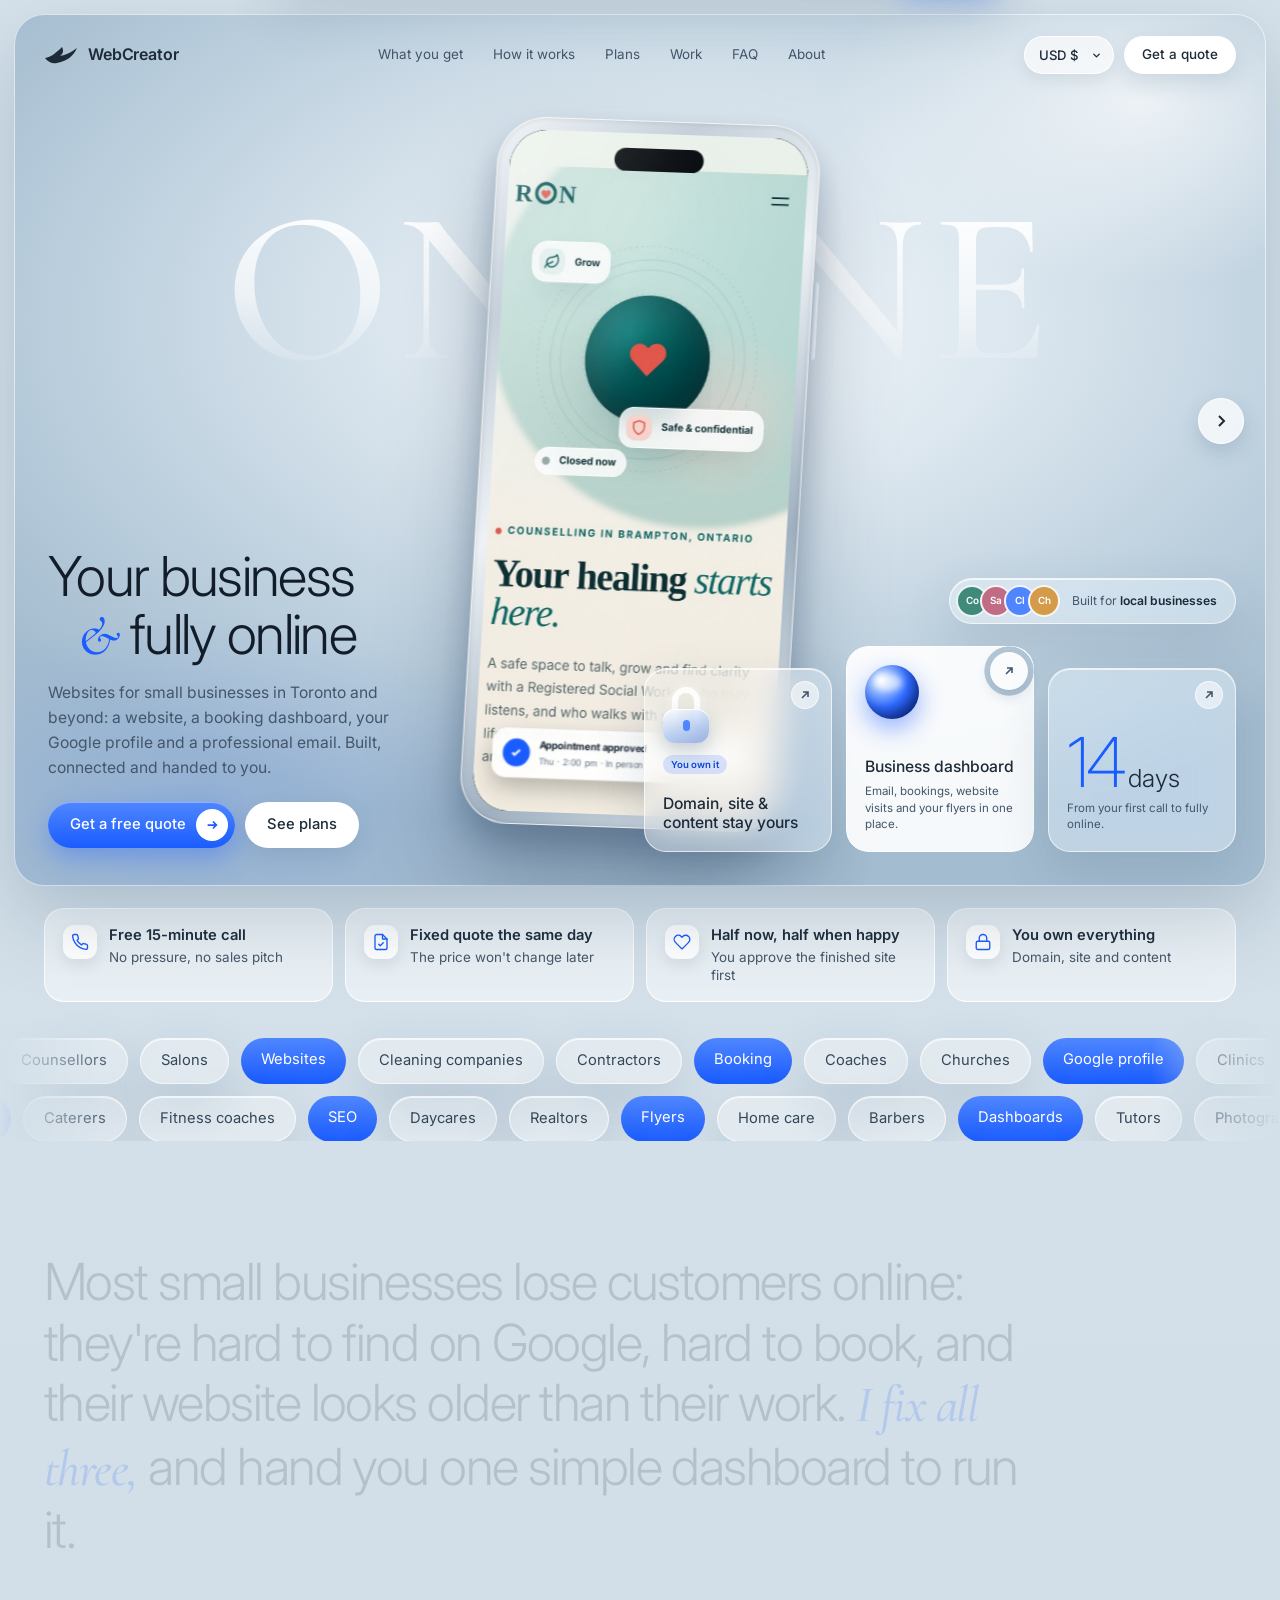
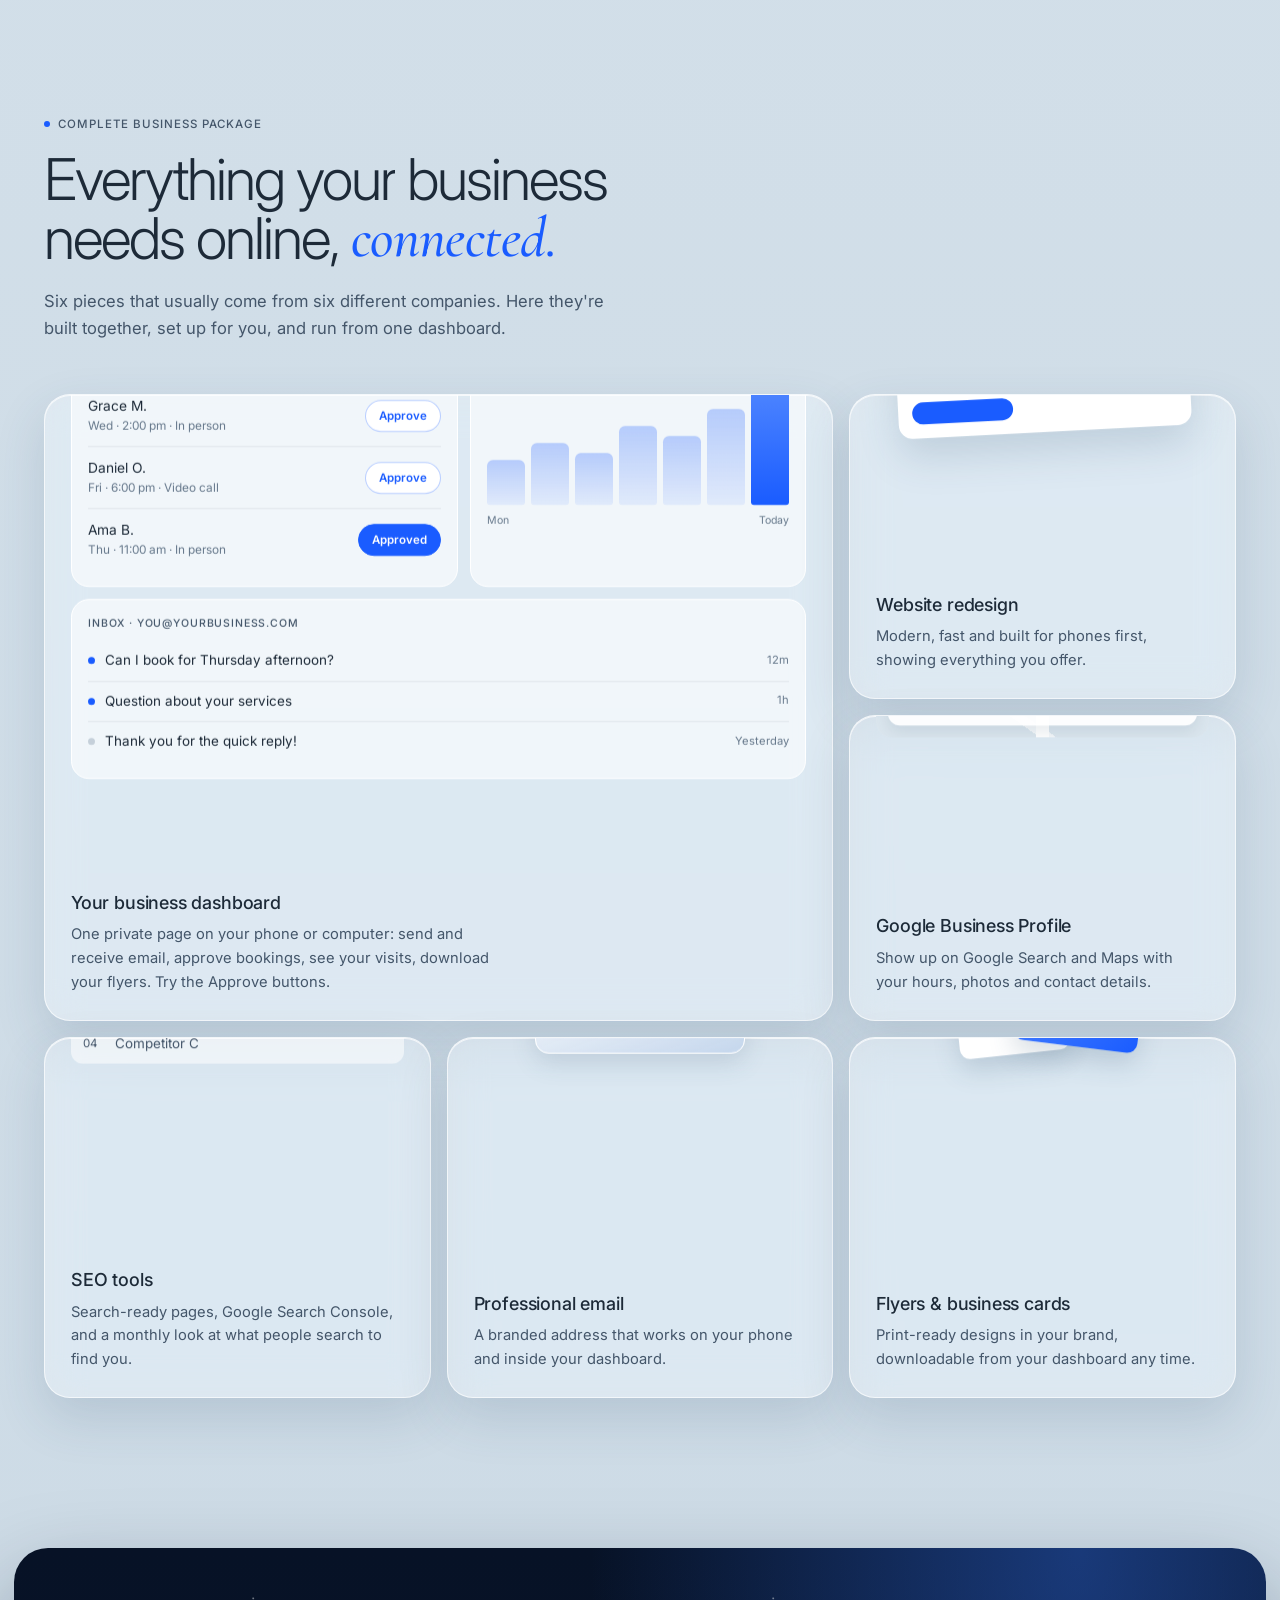
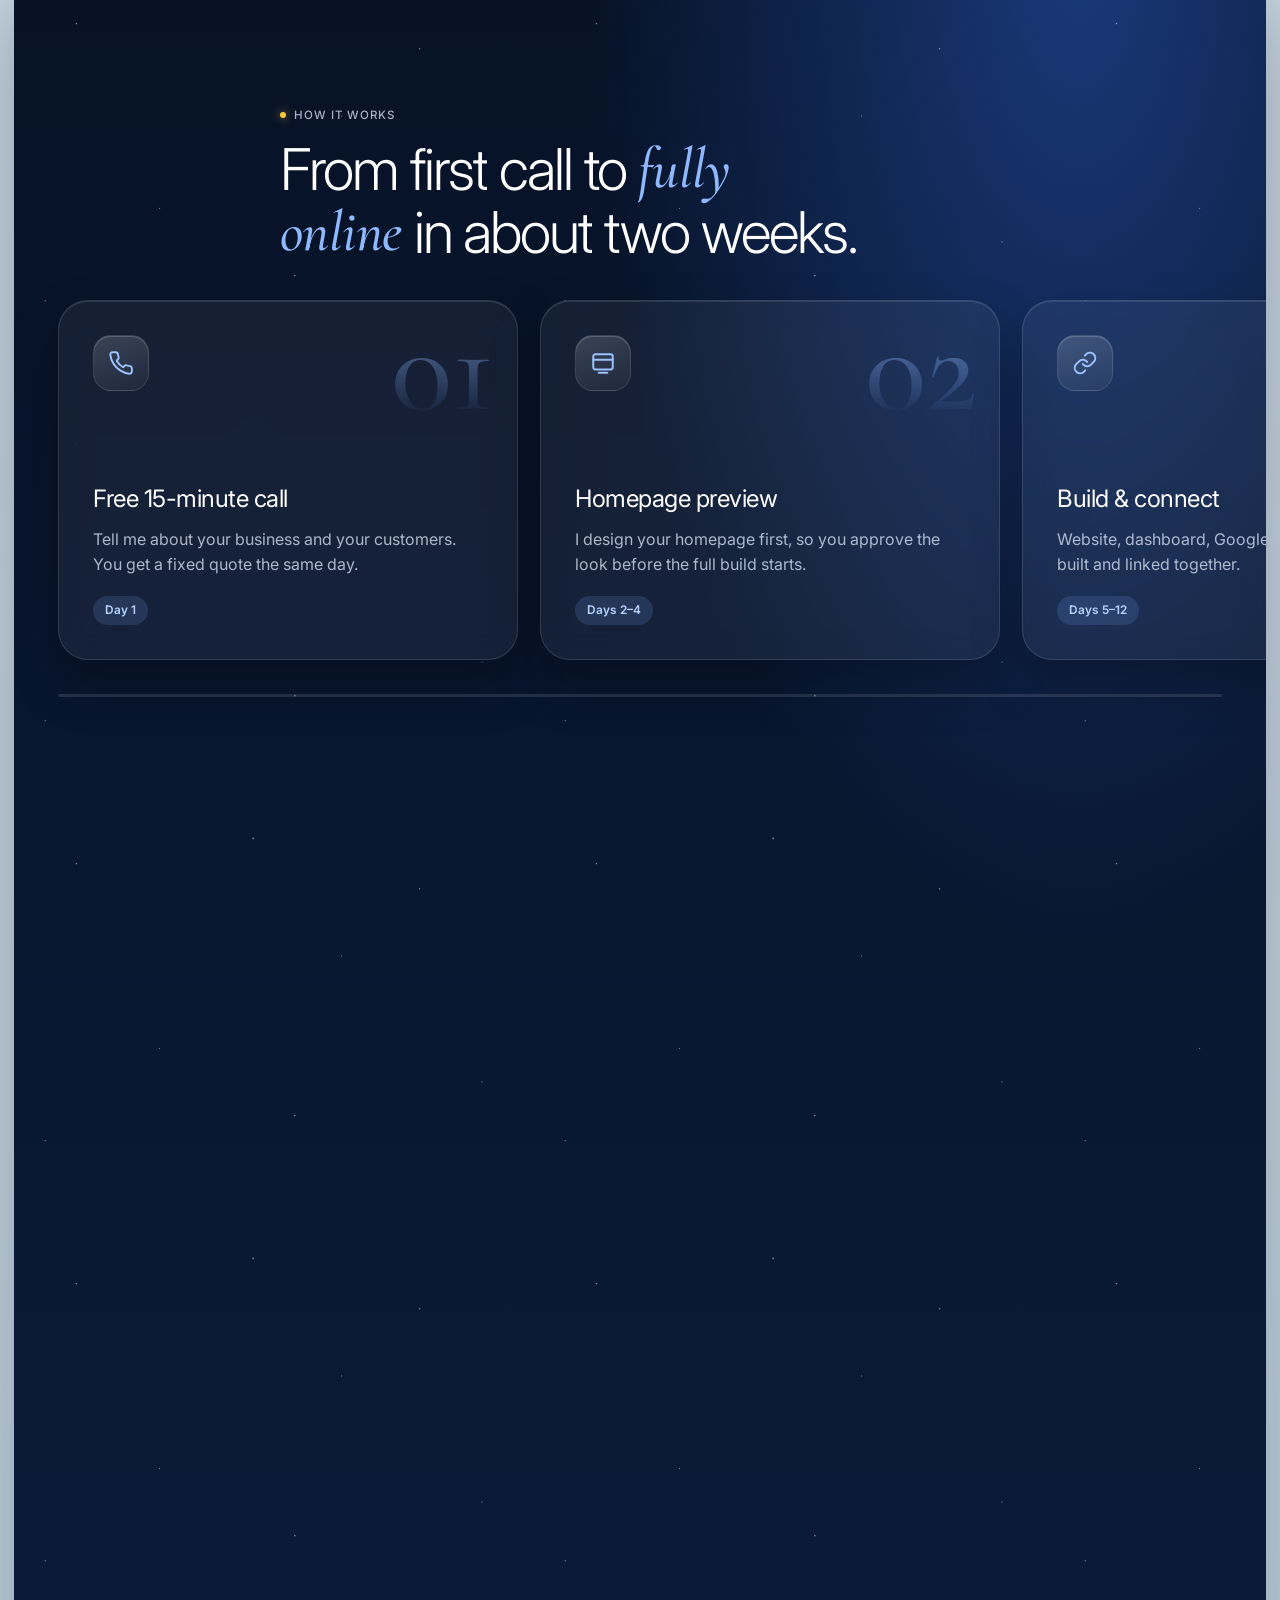
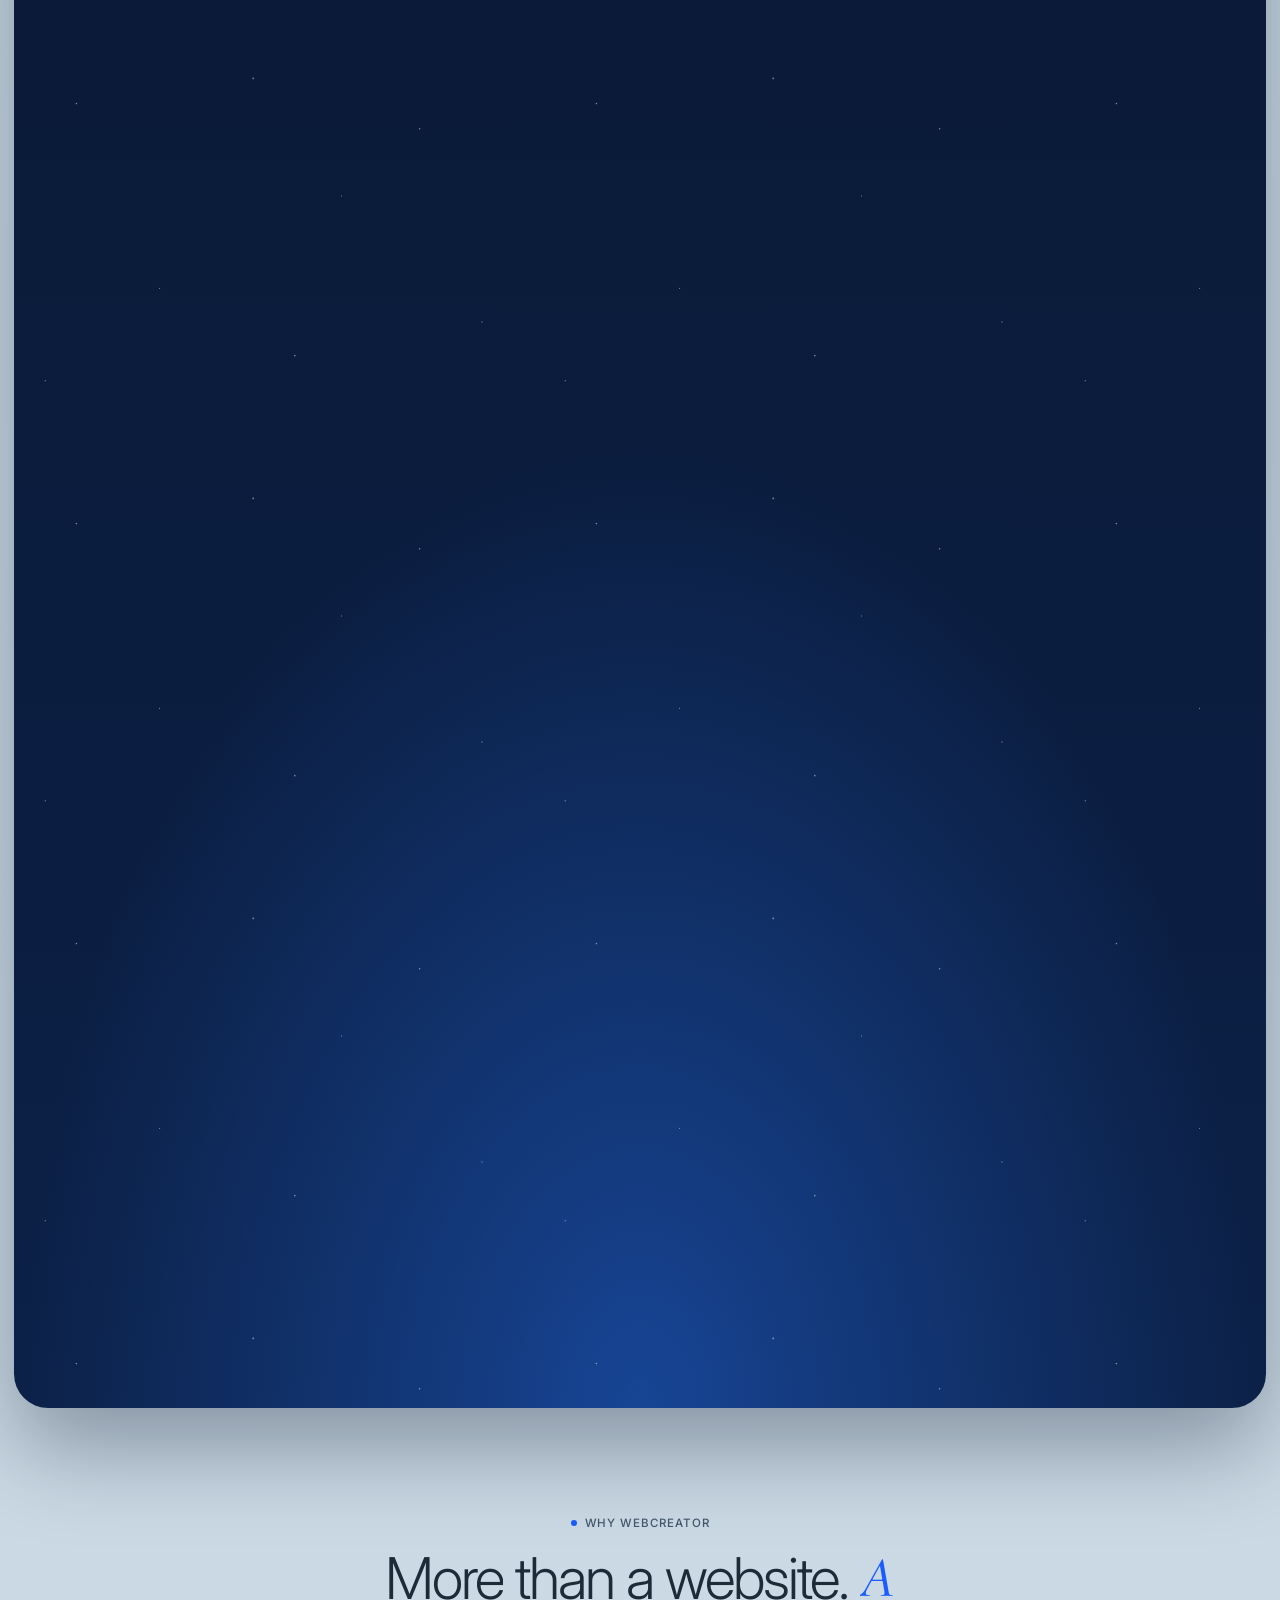
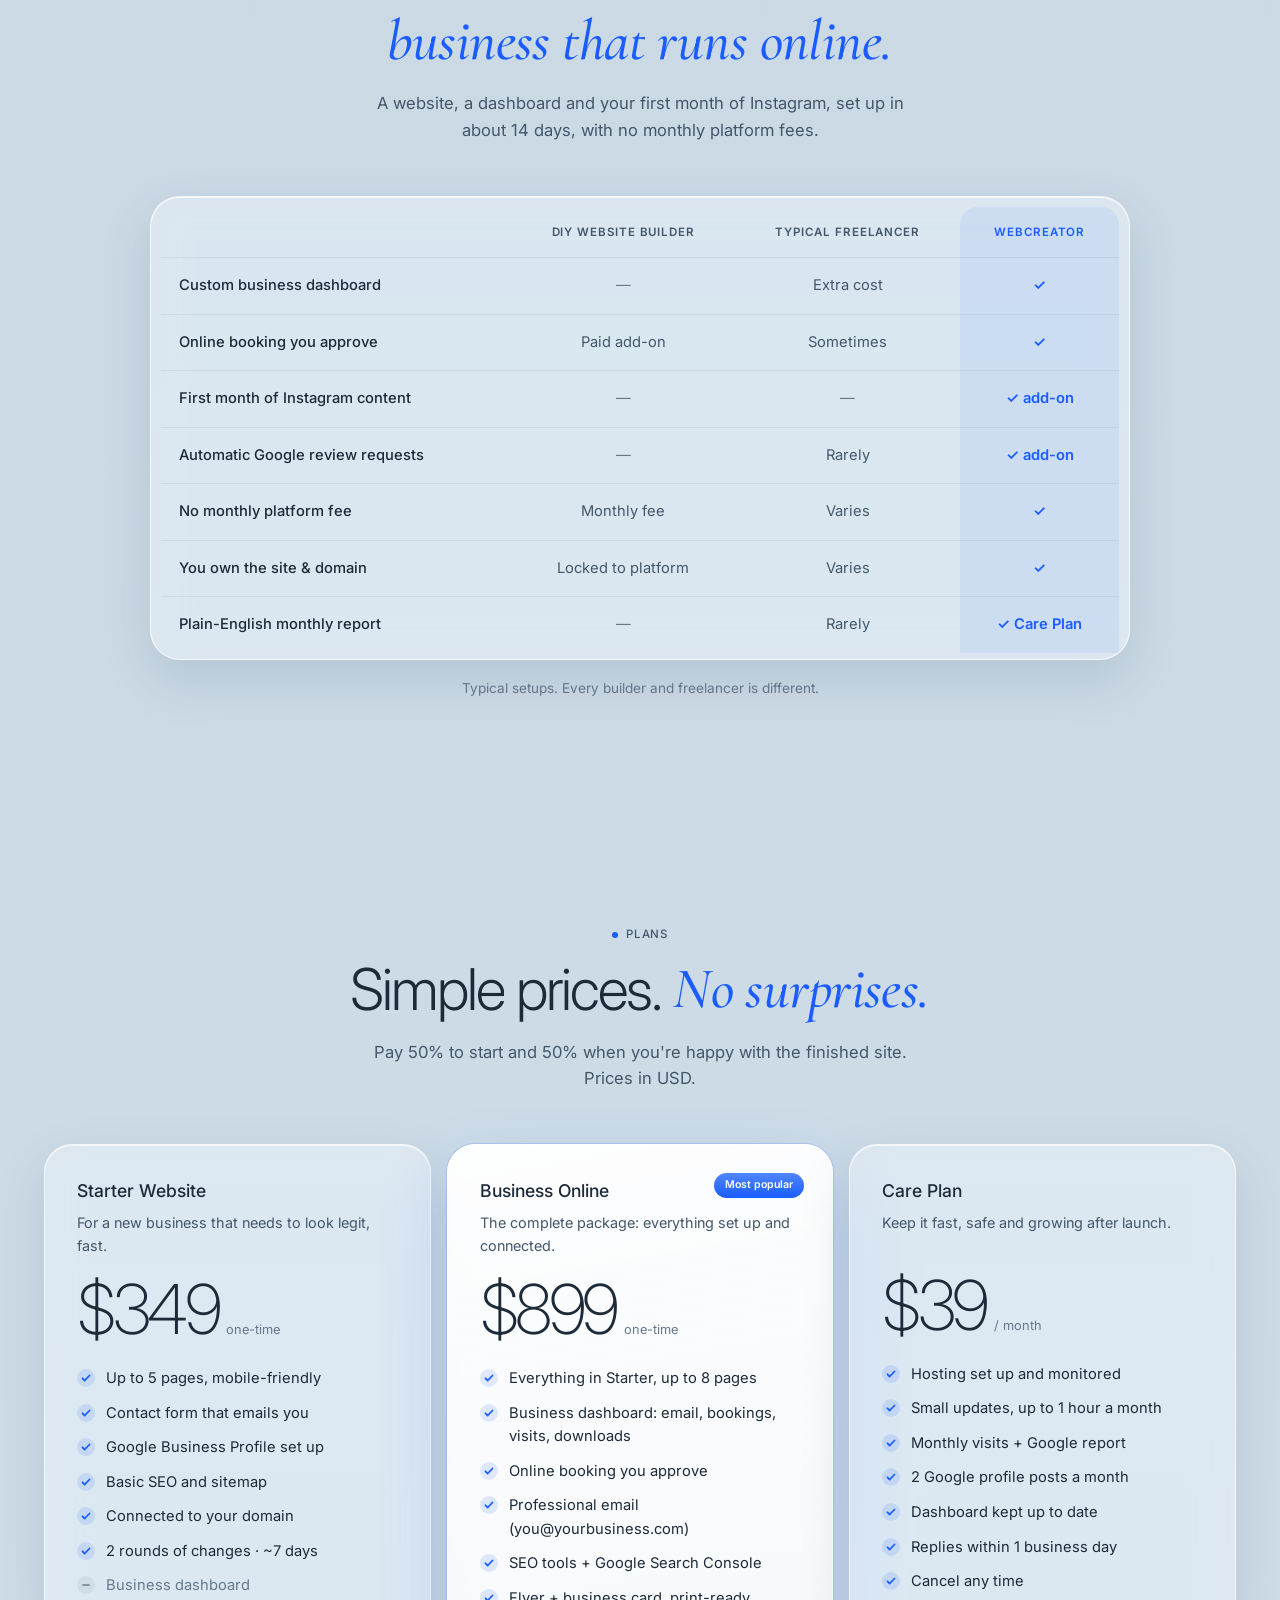
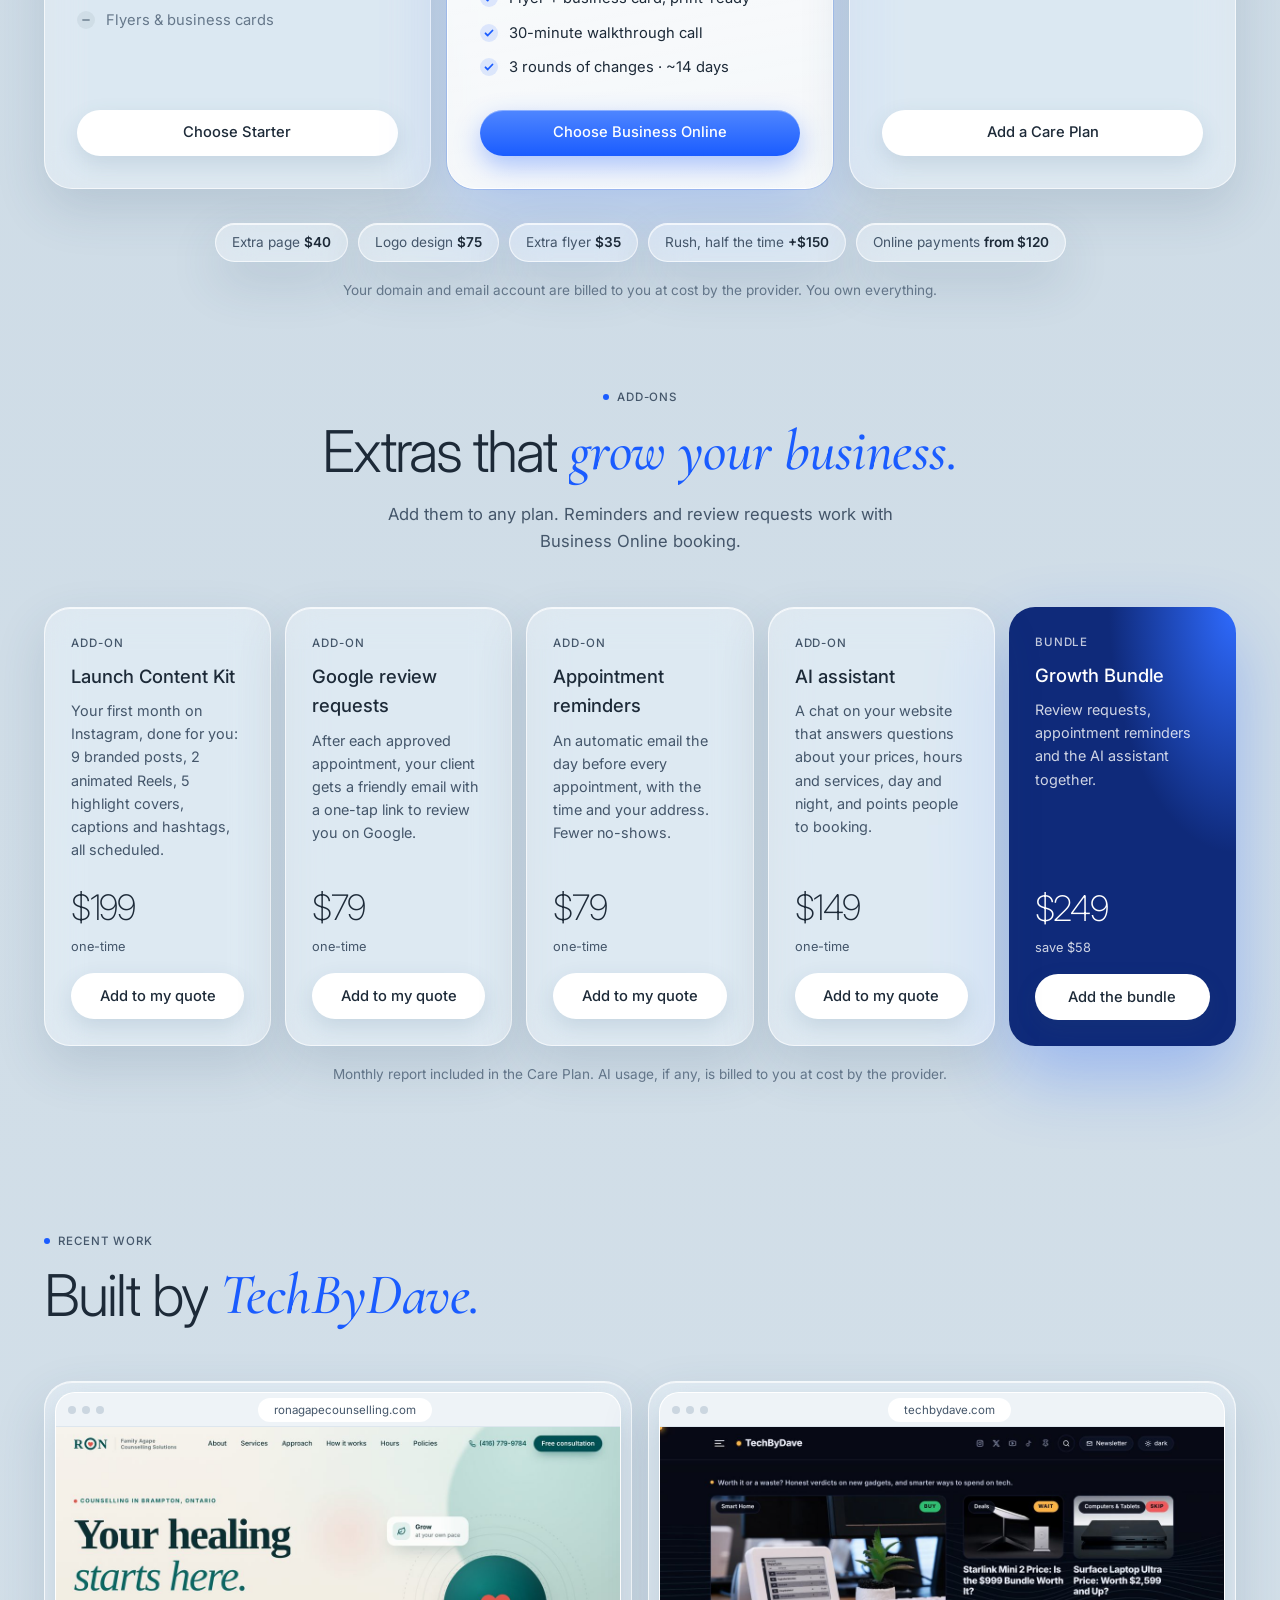
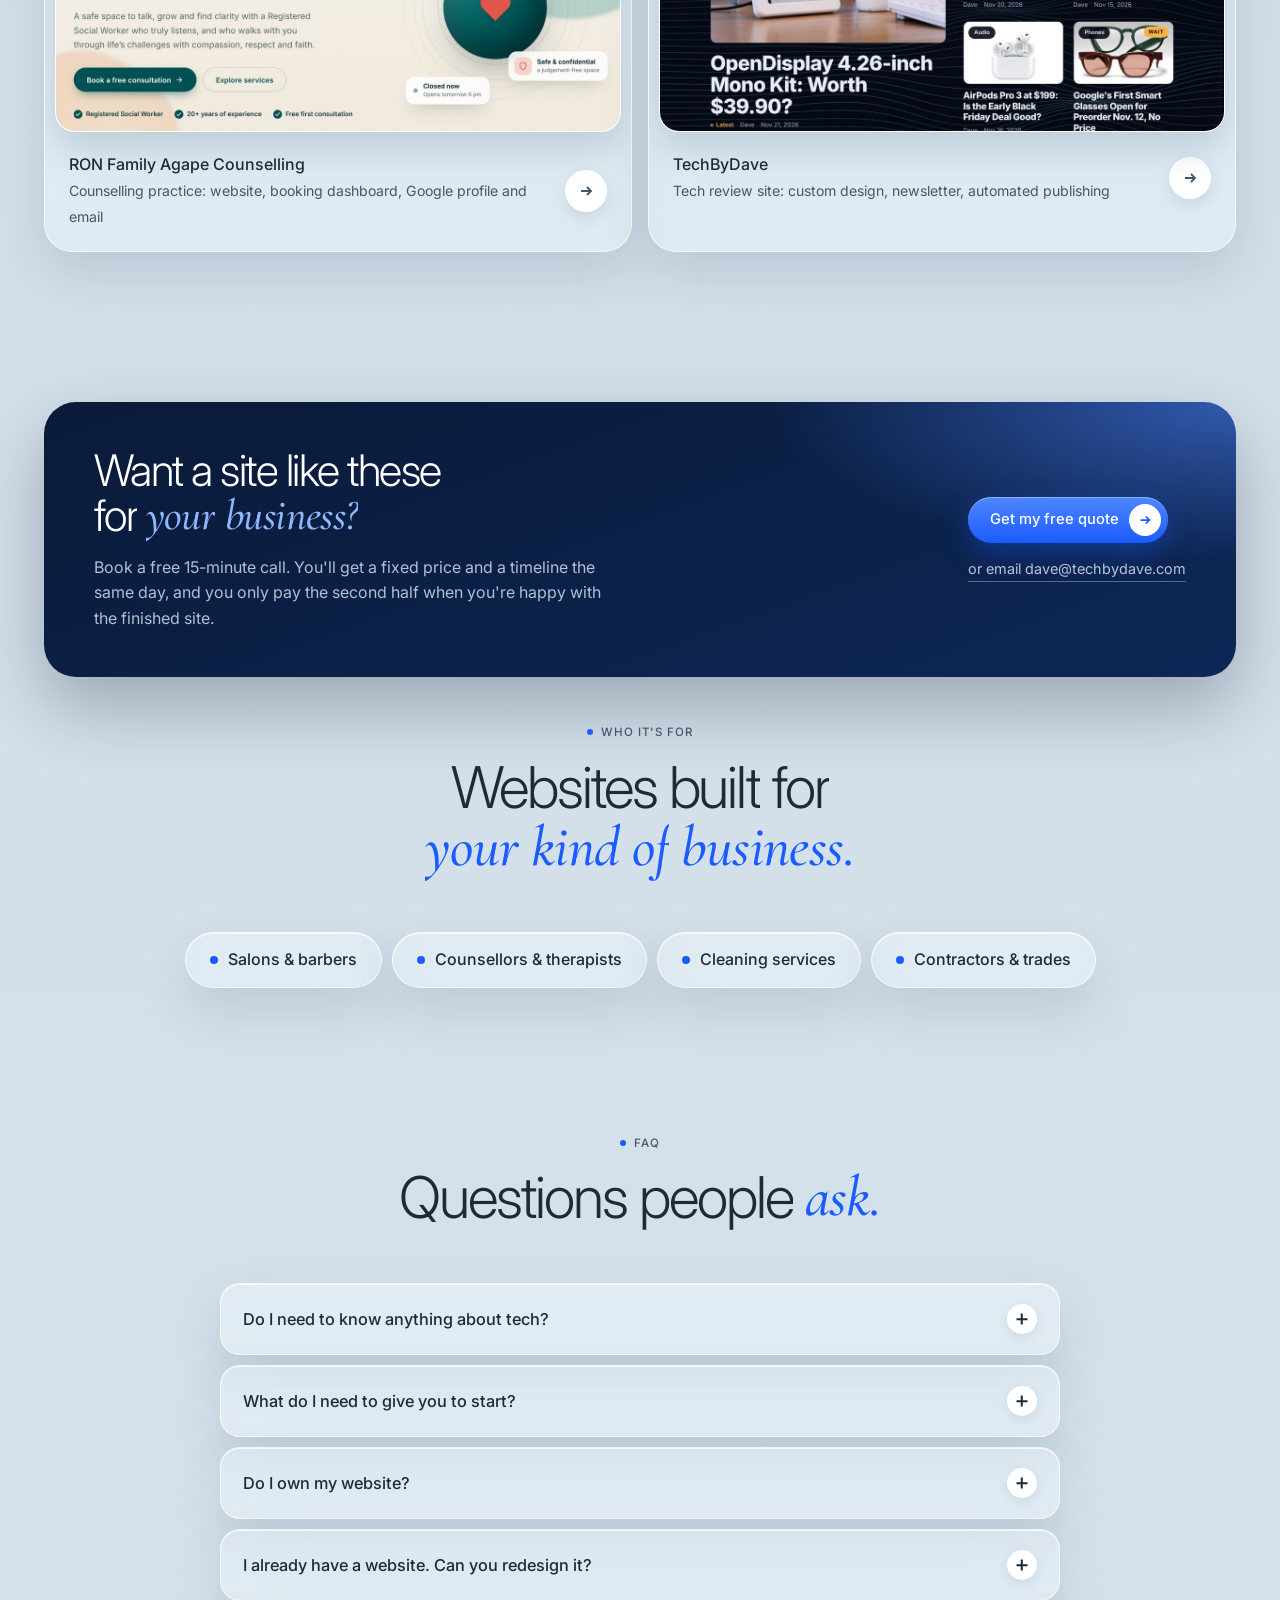
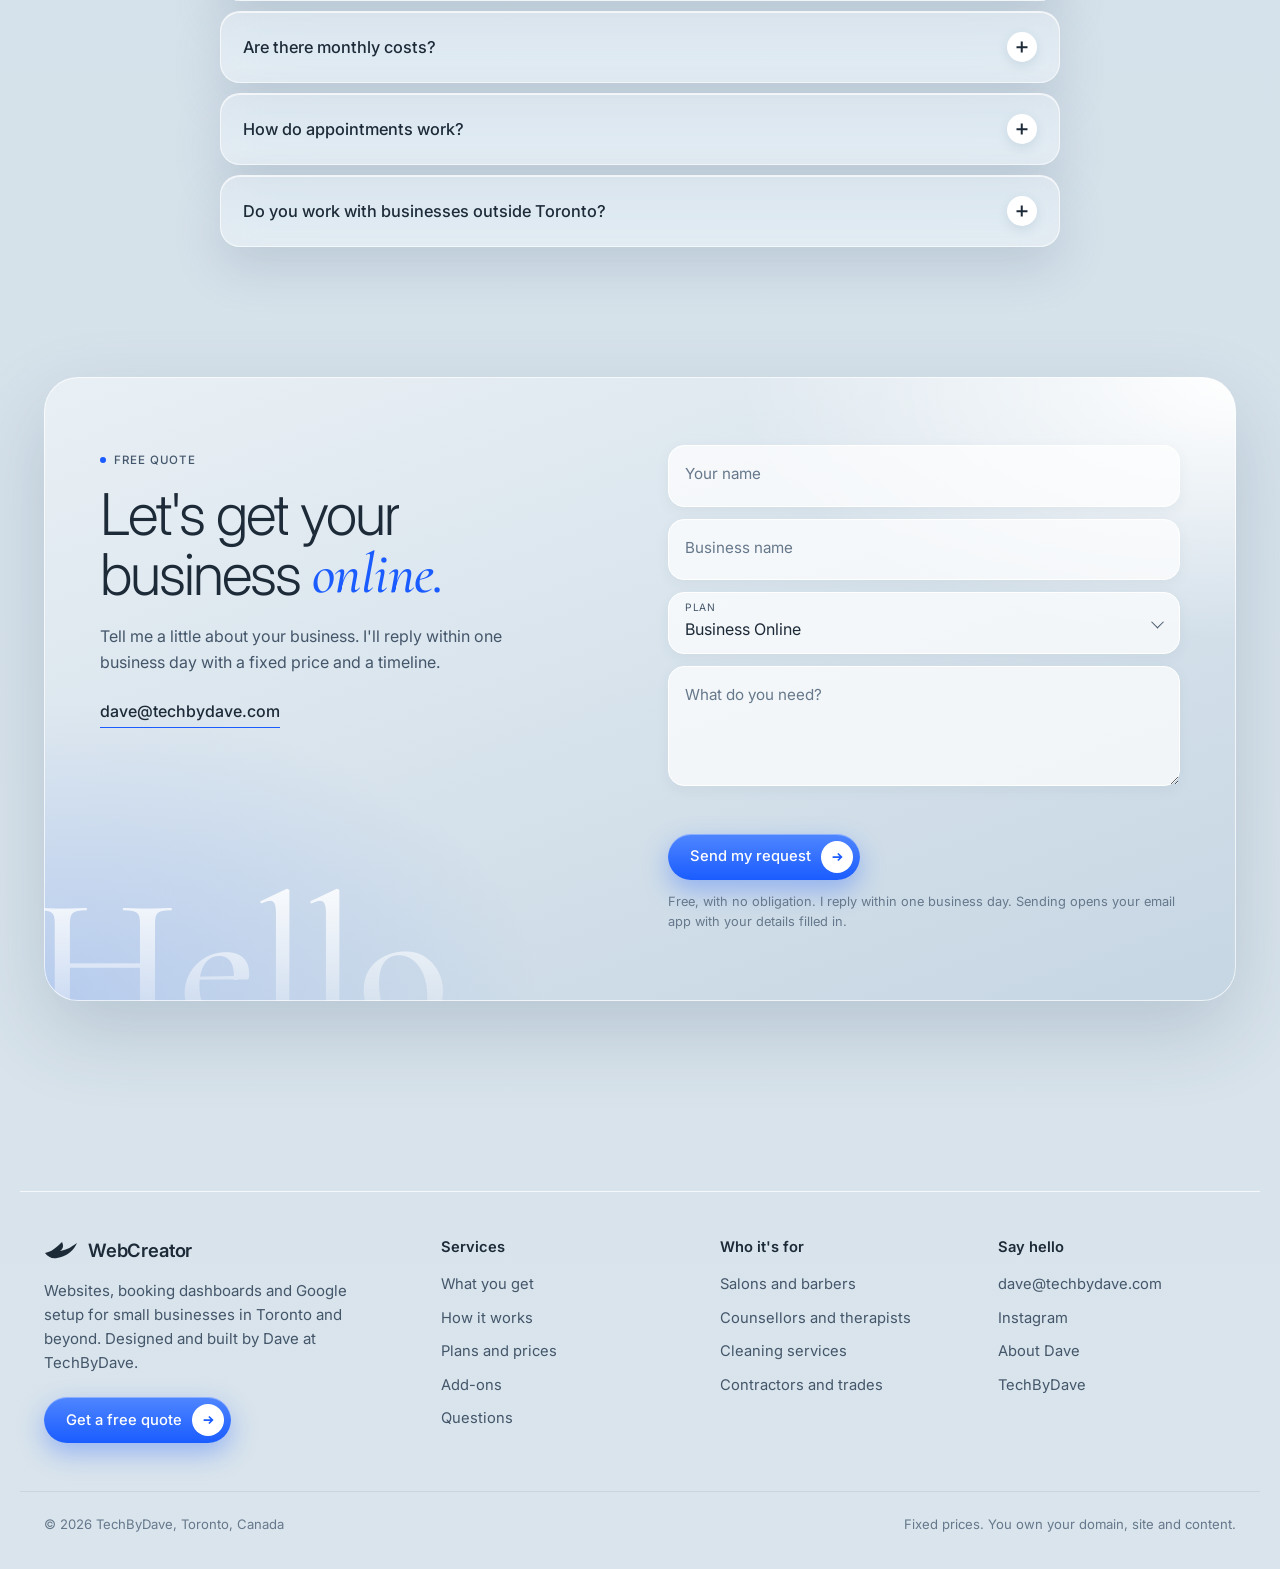
<file: index.html>
<!DOCTYPE html>
<html lang="en">
<head>
<meta charset="utf-8">
<meta name="viewport" content="width=device-width, initial-scale=1">
<title>Small Business Website Design in Toronto | WebCreator by TechByDave</title>
<meta name="description" content="Website design for small businesses in Toronto and beyond. A modern website with online booking, your own dashboard, Google Business Profile, SEO and a professional email, live in about 14 days. Fixed prices from $349.">
<link rel="canonical" href="https://webcreator.techbydave.com/">
<meta property="og:title" content="Your business, fully online. | WebCreator by TechByDave">
<meta property="og:description" content="Website, dashboard, Google Business Profile, SEO, professional email and print designs, all set up for you.">
<meta property="og:url" content="https://webcreator.techbydave.com/">
<meta property="og:type" content="website">
<meta property="og:image" content="https://webcreator.techbydave.com/images/og.jpg">
<meta property="og:image:width" content="1200">
<meta property="og:image:height" content="630">
<meta property="og:site_name" content="WebCreator by TechByDave">
<meta name="twitter:card" content="summary_large_image">
<link rel="icon" href="favicon.svg" type="image/svg+xml">
<link rel="icon" href="favicon.ico" sizes="any">
<link rel="apple-touch-icon" href="apple-touch-icon.png">
<link rel="manifest" href="site.webmanifest">
<meta name="theme-color" content="#c9d9e5">
<link rel="preconnect" href="https://fonts.googleapis.com">
<link rel="preconnect" href="https://fonts.gstatic.com" crossorigin>
<link href="https://fonts.googleapis.com/css2?family=Cormorant+Garamond:wght@500;600&family=Inter:wght@200;300;400;500;600&display=swap" rel="stylesheet">
<script type="application/ld+json">
{"@context":"https://schema.org","@type":"ProfessionalService","@id":"https://webcreator.techbydave.com/#business","name":"WebCreator by TechByDave","alternateName":"WebCreator","url":"https://webcreator.techbydave.com/","logo":"https://webcreator.techbydave.com/icon-512.png","image":"https://webcreator.techbydave.com/images/og.jpg","email":"dave@techbydave.com","description":"Website design for small businesses: websites with online booking, business dashboards, Google Business Profile setup, SEO, professional email and print designs.","address":{"@type":"PostalAddress","addressLocality":"Toronto","addressRegion":"ON","addressCountry":"CA"},"areaServed":[{"@type":"City","name":"Toronto"},{"@type":"Country","name":"Canada"},"Worldwide"],"founder":{"@type":"Person","name":"Dave","url":"https://webcreator.techbydave.com/about.html"},"parentOrganization":{"@type":"Organization","name":"TechByDave","url":"https://techbydave.com/"},"sameAs":["https://www.instagram.com/webcreator.dave/"],"priceRange":"$$","makesOffer":[{"@type":"Offer","name":"Starter Website","price":"349","priceCurrency":"USD"},{"@type":"Offer","name":"Business Online","price":"899","priceCurrency":"USD"},{"@type":"Offer","name":"Care Plan","price":"39","priceCurrency":"USD","description":"Per month"}]}
</script>
<link rel="stylesheet" href="assets/site.css?v=202611252355">
</head>
<body>
<div class="progress" aria-hidden="true"></div>
<nav class="pnav glass" aria-label="Page">
  <a class="brand" href="#top"><svg viewBox="0 0 34 20" aria-hidden="true"><path d="M1 13c6-1 11-5 17-11 2 4 1 7-2 9 6-1 10-3 17-8-3 7-9 13-20 15-5 1-9-1-12-5z" fill="#1d2a38"/></svg>WebCreator</a>
  <a class="l" href="#included">Services</a><a class="l" href="#process">Process</a><a class="l" href="#plans">Plans</a><a class="l" href="#work" data-opt>Work</a><a class="l" href="about.html">About</a>
  <a class="btn btn-blue" href="#contact" style="padding:0 16px">Get a quote</a>
</nav>

<div class="frame" id="top">
  <nav class="nav" aria-label="Main">
    <a class="brand" href="#top" aria-label="WebCreator by TechByDave, home"><svg viewBox="0 0 34 20" aria-hidden="true"><path d="M1 13c6-1 11-5 17-11 2 4 1 7-2 9 6-1 10-3 17-8-3 7-9 13-20 15-5 1-9-1-12-5z" fill="#1d2a38"/></svg>WebCreator</a>
    <ul><li><a href="#included">What you get</a></li><li><a href="#process">How it works</a></li><li><a href="#plans">Plans</a></li><li><a href="#work">Work</a></li><li><a href="#faq">FAQ</a></li><li><a href="about.html">About</a></li></ul>
    <a class="btn btn-white" href="#contact">Get a quote</a>
  </nav>

  <div class="word" aria-hidden="true">ONLINE</div>

  <div class="stage" aria-label="Example client website on a phone">
    <div class="mover"><div class="float" id="float">
      <div class="phone">
        <div class="screen">
          <div class="island"></div>
          <div class="site" id="site"></div>
          <div class="toast" id="toast"><span class="ok"><svg viewBox="0 0 16 16" fill="none" stroke="currentColor" stroke-width="2.2"><path d="M4 8.5l2.5 2.5L12 5.5"/></svg></span><span><b id="toast-t">Appointment approved</b><small id="toast-s">Thu · 2:00 pm</small></span></div>
        </div>
      </div>
    </div></div>
  </div>

  <button class="next" id="next" type="button" aria-label="Show another example site"><svg viewBox="0 0 16 16" fill="none" stroke="currentColor" stroke-width="2"><path d="M6 3l5 5-5 5"/></svg></button>

  <div class="copy">
    <h1 class="reveal-up" style="transition-delay:.1s"><span>Your business</span><span class="amp"><em>&amp;</em> fully online</span></h1>
    <p class="reveal-up" style="transition-delay:.25s">Websites for small businesses in Toronto and beyond: a website, a booking dashboard, your Google profile and a professional email. Built, connected and handed to you.</p>
    <div class="ctas reveal-up" style="transition-delay:.4s">
      <a class="btn btn-blue" href="#contact">Get a free quote <span class="dot"><svg viewBox="0 0 16 16" fill="none" stroke="currentColor" stroke-width="2"><path d="M3 8h10M9 4l4 4-4 4"/></svg></span></a>
      <a class="btn btn-white" href="#plans">See plans</a>
    </div>
  </div>

  <div class="who glass reveal-up" style="transition-delay:.5s">
    <div class="faces" aria-hidden="true"><span style="background:#3f8a7a">Co</span><span style="background:#c06c84">Sa</span><span style="background:#4f86ff">Cl</span><span style="background:#d39b4a">Ch</span></div>
    <small>Built for <b>local businesses</b></small>
  </div>

  <div class="cards">
    <a class="hcard glass reveal-up" style="transition-delay:.55s" href="#included">
      <span class="go"><svg viewBox="0 0 12 12" fill="none" stroke="currentColor" stroke-width="1.6"><path d="M3 9l6-6M4 3h5v5"/></svg></span>
      <div class="lock"><i></i></div>
      <span class="pill">You own it</span>
      <h3>Domain, site &amp; content stay yours</h3>
    </a>
    <div class="wcard reveal-up" style="transition-delay:.65s">
      <a class="hcard white" href="#included">
        <div class="orb"></div>
        <h3>Business dashboard</h3>
        <p>Email, bookings, website visits and your flyers in one place.</p>
      </a>
      <a class="notch" href="#included" aria-label="See what the dashboard does"><svg viewBox="0 0 12 12" fill="none" stroke="currentColor" stroke-width="1.6"><path d="M3 9l6-6M4 3h5v5"/></svg></a>
    </div>
    <a class="hcard glass reveal-up" style="transition-delay:.75s" href="#process">
      <span class="go"><svg viewBox="0 0 12 12" fill="none" stroke="currentColor" stroke-width="1.6"><path d="M3 9l6-6M4 3h5v5"/></svg></span>
      <div class="stat" id="days">14<small>days</small></div>
      <p>From your first call to fully online.</p>
    </a>
  </div>
</div>

<ul class="promise wrap" aria-label="How working with me works">
  <li><svg width="34" height="34" viewBox="0 0 24 24" fill="none" stroke="currentColor" stroke-width="1.8" stroke-linecap="round" stroke-linejoin="round" aria-hidden="true"><path d="M22 16.9v3a2 2 0 0 1-2.2 2 19.8 19.8 0 0 1-8.6-3.1 19.5 19.5 0 0 1-6-6A19.8 19.8 0 0 1 2.1 4.2 2 2 0 0 1 4.1 2h3a2 2 0 0 1 2 1.7c.1 1 .4 1.9.7 2.8a2 2 0 0 1-.5 2.1L8 9.9a16 16 0 0 0 6 6l1.3-1.3a2 2 0 0 1 2.1-.4c.9.3 1.8.6 2.8.7a2 2 0 0 1 1.7 2z"/></svg><span><b>Free 15-minute call</b>No pressure, no sales pitch</span></li>
  <li><svg width="34" height="34" viewBox="0 0 24 24" fill="none" stroke="currentColor" stroke-width="1.8" stroke-linecap="round" stroke-linejoin="round" aria-hidden="true"><path d="M14 2H6a2 2 0 0 0-2 2v16a2 2 0 0 0 2 2h12a2 2 0 0 0 2-2V8z"/><path d="M14 2v6h6M9 15l2 2 4-4"/></svg><span><b>Fixed quote the same day</b>The price won't change later</span></li>
  <li><svg width="34" height="34" viewBox="0 0 24 24" fill="none" stroke="currentColor" stroke-width="1.8" stroke-linecap="round" stroke-linejoin="round" aria-hidden="true"><path d="M20.8 4.6a5.5 5.5 0 0 0-7.8 0L12 5.7l-1-1.1a5.5 5.5 0 0 0-7.8 7.8l1 1.1L12 21.2l7.8-7.7 1-1.1a5.5 5.5 0 0 0 0-7.8z"/></svg><span><b>Half now, half when happy</b>You approve the finished site first</span></li>
  <li><svg width="34" height="34" viewBox="0 0 24 24" fill="none" stroke="currentColor" stroke-width="1.8" stroke-linecap="round" stroke-linejoin="round" aria-hidden="true"><rect x="3" y="11" width="18" height="11" rx="2"/><path d="M7 11V7a5 5 0 0 1 10 0v4"/></svg><span><b>You own everything</b>Domain, site and content</span></li>
</ul>

<div class="rows" aria-label="Who it's for and what's included">
  <div class="r"><span class="glass">Counsellors</span><span class="glass">Salons</span><span class="b">Websites</span><span class="glass">Cleaning companies</span><span class="glass">Contractors</span><span class="b">Booking</span><span class="glass">Coaches</span><span class="glass">Churches</span><span class="b">Google profile</span><span class="glass">Clinics</span><span class="glass">Restaurants</span><span class="glass">Non-profits</span><span class="glass">Counsellors</span><span class="glass">Salons</span><span class="b">Websites</span><span class="glass">Cleaning companies</span><span class="glass">Contractors</span><span class="b">Booking</span><span class="glass">Coaches</span><span class="glass">Churches</span><span class="b">Google profile</span><span class="glass">Clinics</span><span class="glass">Restaurants</span><span class="glass">Non-profits</span><span class="glass">Counsellors</span><span class="glass">Salons</span><span class="b">Websites</span><span class="glass">Cleaning companies</span><span class="glass">Contractors</span><span class="b">Booking</span><span class="glass">Coaches</span><span class="glass">Churches</span><span class="b">Google profile</span><span class="glass">Clinics</span><span class="glass">Restaurants</span><span class="glass">Non-profits</span></div>
  <div class="r"><span class="glass">Barbers</span><span class="b">Dashboards</span><span class="glass">Tutors</span><span class="glass">Photographers</span><span class="b">Pro email</span><span class="glass">Caterers</span><span class="glass">Fitness coaches</span><span class="b">SEO</span><span class="glass">Daycares</span><span class="glass">Realtors</span><span class="b">Flyers</span><span class="glass">Home care</span><span class="glass">Barbers</span><span class="b">Dashboards</span><span class="glass">Tutors</span><span class="glass">Photographers</span><span class="b">Pro email</span><span class="glass">Caterers</span><span class="glass">Fitness coaches</span><span class="b">SEO</span><span class="glass">Daycares</span><span class="glass">Realtors</span><span class="b">Flyers</span><span class="glass">Home care</span><span class="glass">Barbers</span><span class="b">Dashboards</span><span class="glass">Tutors</span><span class="glass">Photographers</span><span class="b">Pro email</span><span class="glass">Caterers</span><span class="glass">Fitness coaches</span><span class="b">SEO</span><span class="glass">Daycares</span><span class="glass">Realtors</span><span class="b">Flyers</span><span class="glass">Home care</span></div>
</div>

<section class="statement" style="padding-bottom:40px"><div class="wrap">
  <p class="say">Most small businesses lose customers online: they're hard to find on Google, hard to book, and their website looks older than their work. <em>I fix all three,</em> and hand you one simple dashboard to run it.</p>
</div></section>

<section id="included"><div class="wrap">
  <div class="head rv"><span class="label">Complete business package</span><h2>Everything your business needs online, <em>connected.</em></h2><p>Six pieces that usually come from six different companies. Here they're built together, set up for you, and run from one dashboard.</p></div>
  <div class="bento">
    <article class="tile glass t-dash rv">
      <div class="ui par" data-speed=".05"><div class="mini">
        <div class="pane"><span class="label">Appointment requests</span>
          <div class="appt"><span>Grace M.<small>Wed · 2:00 pm · In person</small></span><button class="approve" type="button">Approve</button></div>
          <div class="appt"><span>Daniel O.<small>Fri · 6:00 pm · Video call</small></span><button class="approve" type="button">Approve</button></div>
          <div class="appt"><span>Ama B.<small>Thu · 11:00 am · In person</small></span><button class="approve done" type="button">Approved</button></div>
        </div>
        <div class="pane"><span class="label">Visits this week</span><div class="bars"><i style="height:38%;transition-delay:.05s"></i><i style="height:52%;transition-delay:.1s"></i><i style="height:44%;transition-delay:.15s"></i><i style="height:66%;transition-delay:.2s"></i><i style="height:58%;transition-delay:.25s"></i><i style="height:80%;transition-delay:.3s"></i><i style="height:100%;transition-delay:.35s"></i></div><div class="note"><span>Mon</span><span>Today</span></div></div>
        <div class="pane" style="grid-column:1/-1"><span class="label">Inbox · you@yourbusiness.com</span>
          <div class="mailrow"><i></i><span>Can I book for Thursday afternoon?</span><small>12m</small></div>
          <div class="mailrow"><i></i><span>Question about your services</span><small>1h</small></div>
          <div class="mailrow"><i class="r"></i><span>Thank you for the quick reply!</span><small>Yesterday</small></div>
        </div>
      </div></div>
      <h3>Your business dashboard</h3>
      <p>One private page on your phone or computer: send and receive email, approve bookings, see your visits, download your flyers. Try the Approve buttons.</p>
    </article>
    <article class="tile glass t-a rv">
      <div class="ui par" data-speed=".09"><div class="browser"><div class="bar"><i></i><i></i><i></i></div><div class="pg"><b></b><b class="s"></b><b class="t"></b><u></u></div></div></div>
      <h3>Website redesign</h3><p>Modern, fast and built for phones first, showing everything you offer.</p>
    </article>
    <article class="tile glass t-a rv">
      <div class="ui par" data-speed=".09"><div class="map"><div class="pin"><b></b></div><div class="listing">Your Business <span>Open · Book online</span></div></div></div>
      <h3>Google Business Profile</h3><p>Show up on Google Search and Maps with your hours, photos and contact details.</p>
    </article>
    <article class="tile glass t-a rv">
      <div class="ui par" data-speed=".09"><div class="rank" id="rank"><div><b>01</b>Competitor A</div><div><b>02</b>Competitor B</div><div class="you"><b>03</b>Your business</div><div><b>04</b>Competitor C</div></div></div>
      <h3>SEO tools</h3><p>Search-ready pages, Google Search Console, and a monthly look at what people search to find you.</p>
    </article>
    <article class="tile glass t-a rv">
      <div class="ui par" data-speed=".09"><div class="env"><div class="sheet"><b>New booking request</b>Hi, is Thursday at 2pm available?</div><div class="front">you@yourbusiness.com</div></div></div>
      <h3>Professional email</h3><p>A branded address that works on your phone and inside your dashboard.</p>
    </article>
    <article class="tile glass t-a rv">
      <div class="ui par" data-speed=".09"><div class="cards2"><div class="flyer"></div><div class="bcard">YOUR BUSINESS<small>you@yourbusiness.com</small></div></div></div>
      <h3>Flyers &amp; business cards</h3><p>Print-ready designs in your brand, downloadable from your dashboard any time.</p>
    </article>
  </div>
</div></section>

<section id="process" class="hz night" style="padding:0">
  <div class="hzpin">
    <div class="wrap"><div class="head" style="margin-bottom:34px"><span class="label">How it works</span><h2>From first call to <em>fully online</em> in about two weeks.</h2></div></div>
    <div class="rail">
      <div class="card glass"><span class="n">01</span><span class="ico"><svg viewBox="0 0 24 24" fill="none" stroke="currentColor" stroke-width="1.8" stroke-linecap="round" stroke-linejoin="round"><path d="M22 16.9v3a2 2 0 0 1-2.2 2 19.8 19.8 0 0 1-8.6-3.1 19.5 19.5 0 0 1-6-6A19.8 19.8 0 0 1 2.1 4.2 2 2 0 0 1 4.1 2h3a2 2 0 0 1 2 1.7c.1 1 .4 1.9.7 2.8a2 2 0 0 1-.5 2.1L8 9.9a16 16 0 0 0 6 6l1.3-1.3a2 2 0 0 1 2.1-.4c.9.3 1.8.6 2.8.7a2 2 0 0 1 1.7 2z"/></svg></span><h3>Free 15-minute call</h3><p>Tell me about your business and your customers. You get a fixed quote the same day.</p><span class="when">Day 1</span></div>
      <div class="card glass"><span class="n">02</span><span class="ico"><svg viewBox="0 0 24 24" fill="none" stroke="currentColor" stroke-width="1.8" stroke-linecap="round" stroke-linejoin="round"><rect x="3" y="4" width="18" height="14" rx="2"/><path d="M3 9h18M8 21h8"/></svg></span><h3>Homepage preview</h3><p>I design your homepage first, so you approve the look before the full build starts.</p><span class="when">Days 2–4</span></div>
      <div class="card glass"><span class="n">03</span><span class="ico"><svg viewBox="0 0 24 24" fill="none" stroke="currentColor" stroke-width="1.8" stroke-linecap="round" stroke-linejoin="round"><path d="M10 13a5 5 0 0 0 7.5.5l3-3a5 5 0 0 0-7-7l-1.7 1.7"/><path d="M14 11a5 5 0 0 0-7.5-.5l-3 3a5 5 0 0 0 7 7l1.7-1.7"/></svg></span><h3>Build &amp; connect</h3><p>Website, dashboard, Google profile and email are built and linked together.</p><span class="when">Days 5–12</span></div>
      <div class="card glass"><span class="n">04</span><span class="ico"><svg viewBox="0 0 24 24" fill="none" stroke="currentColor" stroke-width="1.8" stroke-linecap="round" stroke-linejoin="round"><path d="M4.5 16.5c-1.5 1.3-2 5-2 5s3.7-.5 5-2c.7-.8.7-2.1-.1-2.9a2.2 2.2 0 0 0-2.9-.1z"/><path d="M12 15l-3-3a22 22 0 0 1 2-3.9A12.9 12.9 0 0 1 22 2c0 2.7-.8 7.5-6 11a22.4 22.4 0 0 1-4 2z"/></svg></span><h3>Launch &amp; walkthrough</h3><p>You go live on your domain, and I show you how to use your dashboard.</p><span class="when">Day 14</span></div>
      <a class="card end" href="#contact"><span class="label" style="color:rgba(255,255,255,.75)">You're online</span><h3>Let's start yours.</h3><p>Book a free 15-minute call and get a fixed quote the same day.</p><span class="when" style="background:#fff">Get a free quote →</span></a>
    </div>
    <div class="bar"><i></i></div>
  </div>
</section>

<section id="different" style="padding-top:30px"><div class="wrap">
  <div class="head c rv"><span class="label">Why WebCreator</span><h2>More than a website. <em>A business that runs online.</em></h2><p>A website, a dashboard and your first month of Instagram, set up in about 14 days, with no monthly platform fees.</p></div>
  <div class="cmp glass rv"><table>
    <thead><tr><th></th><th scope="col">DIY website builder</th><th scope="col">Typical freelancer</th><th scope="col" class="me">WebCreator</th></tr></thead>
    <tbody><tr><th scope="row">Custom business dashboard</th><td class="n">—</td><td class="m">Extra cost</td><td class="y me">✓</td></tr><tr><th scope="row">Online booking you approve</th><td class="m">Paid add-on</td><td class="m">Sometimes</td><td class="y me">✓</td></tr><tr><th scope="row">First month of Instagram content</th><td class="n">—</td><td class="n">—</td><td class="y me">✓ add-on</td></tr><tr><th scope="row">Automatic Google review requests</th><td class="n">—</td><td class="m">Rarely</td><td class="y me">✓ add-on</td></tr><tr><th scope="row">No monthly platform fee</th><td class="m">Monthly fee</td><td class="m">Varies</td><td class="y me">✓</td></tr><tr><th scope="row">You own the site & domain</th><td class="m">Locked to platform</td><td class="m">Varies</td><td class="y me">✓</td></tr><tr><th scope="row">Plain-English monthly report</th><td class="n">—</td><td class="m">Rarely</td><td class="y me">✓ Care Plan</td></tr></tbody>
  </table></div>
  <p class="fine" style="text-align:center">Typical setups. Every builder and freelancer is different.</p>
</div></section>

<section id="plans"><div class="wrap">
  <div class="head c rv"><span class="label">Plans</span><h2>Simple prices. <em>No surprises.</em></h2><p>Pay 50% to start and 50% when you're happy with the finished site. <span class="curnote">Prices in USD.</span></p></div>
  <div class="plans">
    <div class="plan glass rv">
      <h3>Starter Website</h3><p class="for">For a new business that needs to look legit, fast.</p>
      <div class="price"><b>$349</b><small>one-time</small></div>
      <ul><li>Up to 5 pages, mobile-friendly</li><li>Contact form that emails you</li><li>Google Business Profile set up</li><li>Basic SEO and sitemap</li><li>Connected to your domain</li><li>2 rounds of changes · ~7 days</li><li class="no">Business dashboard</li><li class="no">Flyers &amp; business cards</li></ul>
      <a class="btn btn-white full" href="#contact" data-plan="Starter Website">Choose Starter</a>
    </div>
    <div class="plan pop rv">
      <span class="badge">Most popular</span>
      <h3>Business Online</h3><p class="for">The complete package: everything set up and connected.</p>
      <div class="price"><b>$899</b><small>one-time</small></div>
      <ul><li>Everything in Starter, up to 8 pages</li><li>Business dashboard: email, bookings, visits, downloads</li><li>Online booking you approve</li><li>Professional email (you@yourbusiness.com)</li><li>SEO tools + Google Search Console</li><li>Flyer + business card, print-ready</li><li>30-minute walkthrough call</li><li>3 rounds of changes · ~14 days</li></ul>
      <a class="btn btn-blue full" href="#contact" data-plan="Business Online">Choose Business Online</a>
    </div>
    <div class="plan glass rv">
      <h3>Care Plan</h3><p class="for">Keep it fast, safe and growing after launch.</p>
      <div class="price"><b>$39</b><small>/ month</small></div>
      <ul><li>Hosting set up and monitored</li><li>Small updates, up to 1 hour a month</li><li>Monthly visits + Google report</li><li>2 Google profile posts a month</li><li>Dashboard kept up to date</li><li>Replies within 1 business day</li><li>Cancel any time</li></ul>
      <a class="btn btn-white full" href="#contact" data-plan="Care Plan">Add a Care Plan</a>
    </div>
  </div>
  <div class="addons rv"><span class="glass">Extra page <b>$40</b></span><span class="glass">Logo design <b>$75</b></span><span class="glass">Extra flyer <b>$35</b></span><span class="glass">Rush, half the time <b>+$150</b></span><span class="glass">Online payments <b>from $120</b></span></div>
  <p class="fine">Your domain and email account are billed to you at cost by the provider. You own everything.</p>

  <div class="head c rv" style="margin-top:80px"><span class="label">Add-ons</span><h2>Extras that <em>grow your business.</em></h2><p>Add them to any plan. Reminders and review requests work with Business Online booking.</p></div>
  <div class="adds"><div class="add glass rv" id="addon-launch"><span class="label">Add-on</span><h3>Launch Content Kit</h3><p>Your first month on Instagram, done for you: 9 branded posts, 2 animated Reels, 5 highlight covers, captions and hashtags, all scheduled.</p><div class="ap"><b>$199</b><small>one-time</small></div><a class="btn btn-white full" href="#contact" data-plan="Business Online + Launch Content Kit">Add to my quote</a></div><div class="add glass rv" id="addon-reviews"><span class="label">Add-on</span><h3>Google review requests</h3><p>After each approved appointment, your client gets a friendly email with a one-tap link to review you on Google.</p><div class="ap"><b>$79</b><small>one-time</small></div><a class="btn btn-white full" href="#contact" data-plan="Business Online + Google review requests">Add to my quote</a></div><div class="add glass rv" id="addon-reminders"><span class="label">Add-on</span><h3>Appointment reminders</h3><p>An automatic email the day before every appointment, with the time and your address. Fewer no-shows.</p><div class="ap"><b>$79</b><small>one-time</small></div><a class="btn btn-white full" href="#contact" data-plan="Business Online + Appointment reminders">Add to my quote</a></div><div class="add glass rv" id="addon-ai"><span class="label">Add-on</span><h3>AI assistant</h3><p>A chat on your website that answers questions about your prices, hours and services, day and night, and points people to booking.</p><div class="ap"><b>$149</b><small>one-time</small></div><a class="btn btn-white full" href="#contact" data-plan="Business Online + AI assistant">Add to my quote</a></div>
    <div class="add bundle rv"><span class="label" style="color:rgba(255,255,255,.75)">Bundle</span><h3>Growth Bundle</h3><p>Review requests, appointment reminders and the AI assistant together.</p><div class="ap"><b>$249</b><small>save $58</small></div><a class="btn btn-white full" href="#contact" data-plan="Business Online + Growth Bundle">Add the bundle</a></div>
  </div>
  <p class="fine" style="text-align:center">Monthly report included in the Care Plan. AI usage, if any, is billed to you at cost by the provider.</p>
</div></section>

<section id="work" style="padding-top:30px"><div class="wrap">
  <div class="head rv"><span class="label">Recent work</span><h2>Built by <em>TechByDave.</em></h2></div>
  <div class="work">
    <a class="case glass rv" href="https://ronagapecounselling.com" target="_blank" rel="noopener">
      <div class="shot web"><div class="chrome" aria-hidden="true"><i></i><i></i><i></i><span>ronagapecounselling.com</span></div><img src="images/work-ron.jpg" alt="Homepage of RON Family Agape Counselling Solutions, with a free consultation button and opening hours" width="1200" height="750" loading="lazy"></div>
      <div class="meta"><div><b>RON Family Agape Counselling</b><span>Counselling practice: website, booking dashboard, Google profile and email</span></div><span class="arrow"><svg viewBox="0 0 16 16" fill="none" stroke="currentColor" stroke-width="1.8"><path d="M3 8h10M9 4l4 4-4 4"/></svg></span></div>
    </a>
    <a class="case glass rv" href="https://techbydave.com" target="_blank" rel="noopener">
      <div class="shot web"><div class="chrome" aria-hidden="true"><i></i><i></i><i></i><span>techbydave.com</span></div><img src="images/work-techbydave.jpg" alt="Homepage of TechByDave, a tech review site with Buy, Wait and Skip verdicts" width="1200" height="750" loading="lazy"></div>
      <div class="meta"><div><b>TechByDave</b><span>Tech review site: custom design, newsletter, automated publishing</span></div><span class="arrow"><svg viewBox="0 0 16 16" fill="none" stroke="currentColor" stroke-width="1.8"><path d="M3 8h10M9 4l4 4-4 4"/></svg></span></div>
    </a>
  </div>
</div></section>

<section class="nudge" aria-label="Start your project"><div class="wrap"><div class="nudgebox">
  <div><h2>Want a site like these for <em>your business?</em></h2><p>Book a free 15-minute call. You'll get a fixed price and a timeline the same day, and you only pay the second half when you're happy with the finished site.</p></div>
  <div class="nudgecta"><a class="btn btn-blue" href="#contact">Get my free quote <span class="dot"><svg viewBox="0 0 16 16" fill="none" stroke="currentColor" stroke-width="2"><path d="M3 8h10M9 4l4 4-4 4"/></svg></span></a><a class="nudgemail" href="mailto:dave@techbydave.com">or email dave@techbydave.com</a></div>
</div></div></section>

<section id="industries" style="padding-top:30px"><div class="wrap">
  <div class="head c rv"><span class="label">Who it's for</span><h2>Websites built for <em>your kind of business.</em></h2></div>
  <div class="inds rv"><a class="glass" href="websites-for-salons.html"><i></i>Salons &amp; barbers</a><a class="glass" href="websites-for-counsellors.html"><i></i>Counsellors &amp; therapists</a><a class="glass" href="websites-for-cleaning-services.html"><i></i>Cleaning services</a><a class="glass" href="websites-for-contractors.html"><i></i>Contractors &amp; trades</a></div>
</div></section>

<section id="faq" style="padding-top:30px"><div class="wrap">
  <div class="head c rv"><span class="label">FAQ</span><h2>Questions people <em>ask.</em></h2></div>
  <div class="faq rv" id="faqs"></div>
</div></section>

<section id="contact" style="padding-top:20px"><div class="wrap">
  <div class="contact rv">
    <div class="bigword" aria-hidden="true">Hello</div>
    <div>
      <div class="head" style="margin:0"><span class="label">Free quote</span><h2>Let's get your business <em>online.</em></h2></div>
      <p class="l">Tell me a little about your business. I'll reply within one business day with a fixed price and a timeline.</p>
      <a class="mail" href="mailto:dave@techbydave.com">dave@techbydave.com</a>
    </div>
    <form id="quote" novalidate>
      <div class="field"><input id="n" name="name" placeholder=" " autocomplete="name" required><label for="n">Your name</label></div>
      <div class="field"><input id="b" name="business" placeholder=" " autocomplete="organization" required><label for="b">Business name</label></div>
      <div class="field sel"><select id="p" name="plan"><option>Business Online</option><option>Starter Website</option><option>Care Plan</option><option>Business Online + Launch Content Kit</option><option>Business Online + Google review requests</option><option>Business Online + Appointment reminders</option><option>Business Online + AI assistant</option><option>Business Online + Growth Bundle</option><option>Not sure yet</option></select><label for="p">Plan</label></div>
      <div class="field"><textarea id="m" name="message" placeholder=" "></textarea><label for="m">What do you need?</label></div>
      <p class="err" id="err" role="status"></p>
      <button class="btn btn-blue" type="submit" style="justify-self:start">Send my request <span class="dot"><svg viewBox="0 0 16 16" fill="none" stroke="currentColor" stroke-width="2"><path d="M3 8h10M9 4l4 4-4 4"/></svg></span></button>
      <span class="formnote">Free, with no obligation. I reply within one business day. Sending opens your email app with your details filled in.</span>
    </form>
  </div>
</div></section>

<footer class="sitefoot"><div class="wrap fgrid">
  <div class="fbrand">
    <a class="brand" href="/" aria-label="WebCreator by TechByDave, home"><svg viewBox="0 0 34 20" aria-hidden="true"><path d="M1 13c6-1 11-5 17-11 2 4 1 7-2 9 6-1 10-3 17-8-3 7-9 13-20 15-5 1-9-1-12-5z" fill="#1d2a38"/></svg>WebCreator</a>
    <p>Websites, booking dashboards and Google setup for small businesses in Toronto and beyond. Designed and built by Dave at TechByDave.</p>
    <a class="btn btn-blue" href="/#contact">Get a free quote <span class="dot"><svg viewBox="0 0 16 16" fill="none" stroke="currentColor" stroke-width="2"><path d="M3 8h10M9 4l4 4-4 4"/></svg></span></a>
  </div>
  <nav class="fcol" aria-label="Services"><h4>Services</h4><a href="/#included">What you get</a><a href="/#process">How it works</a><a href="/#plans">Plans and prices</a><a href="/#addon-launch">Add-ons</a><a href="/#faq">Questions</a></nav>
  <nav class="fcol" aria-label="Industries"><h4>Who it's for</h4><a href="/websites-for-salons.html">Salons and barbers</a><a href="/websites-for-counsellors.html">Counsellors and therapists</a><a href="/websites-for-cleaning-services.html">Cleaning services</a><a href="/websites-for-contractors.html">Contractors and trades</a></nav>
  <nav class="fcol" aria-label="Contact"><h4>Say hello</h4><a href="mailto:dave@techbydave.com">dave@techbydave.com</a><a href="https://www.instagram.com/webcreator.dave/" target="_blank" rel="noopener">Instagram</a><a href="/about.html">About Dave</a><a href="https://techbydave.com">TechByDave</a></nav>
</div><div class="wrap fbase"><span>© <span class="year">2026</span> TechByDave, Toronto, Canada</span><span>Fixed prices. You own your domain, site and content.</span></div></footer>

<script src="assets/site.js?v=202611252355"></script>
</body>
</html>
</file>
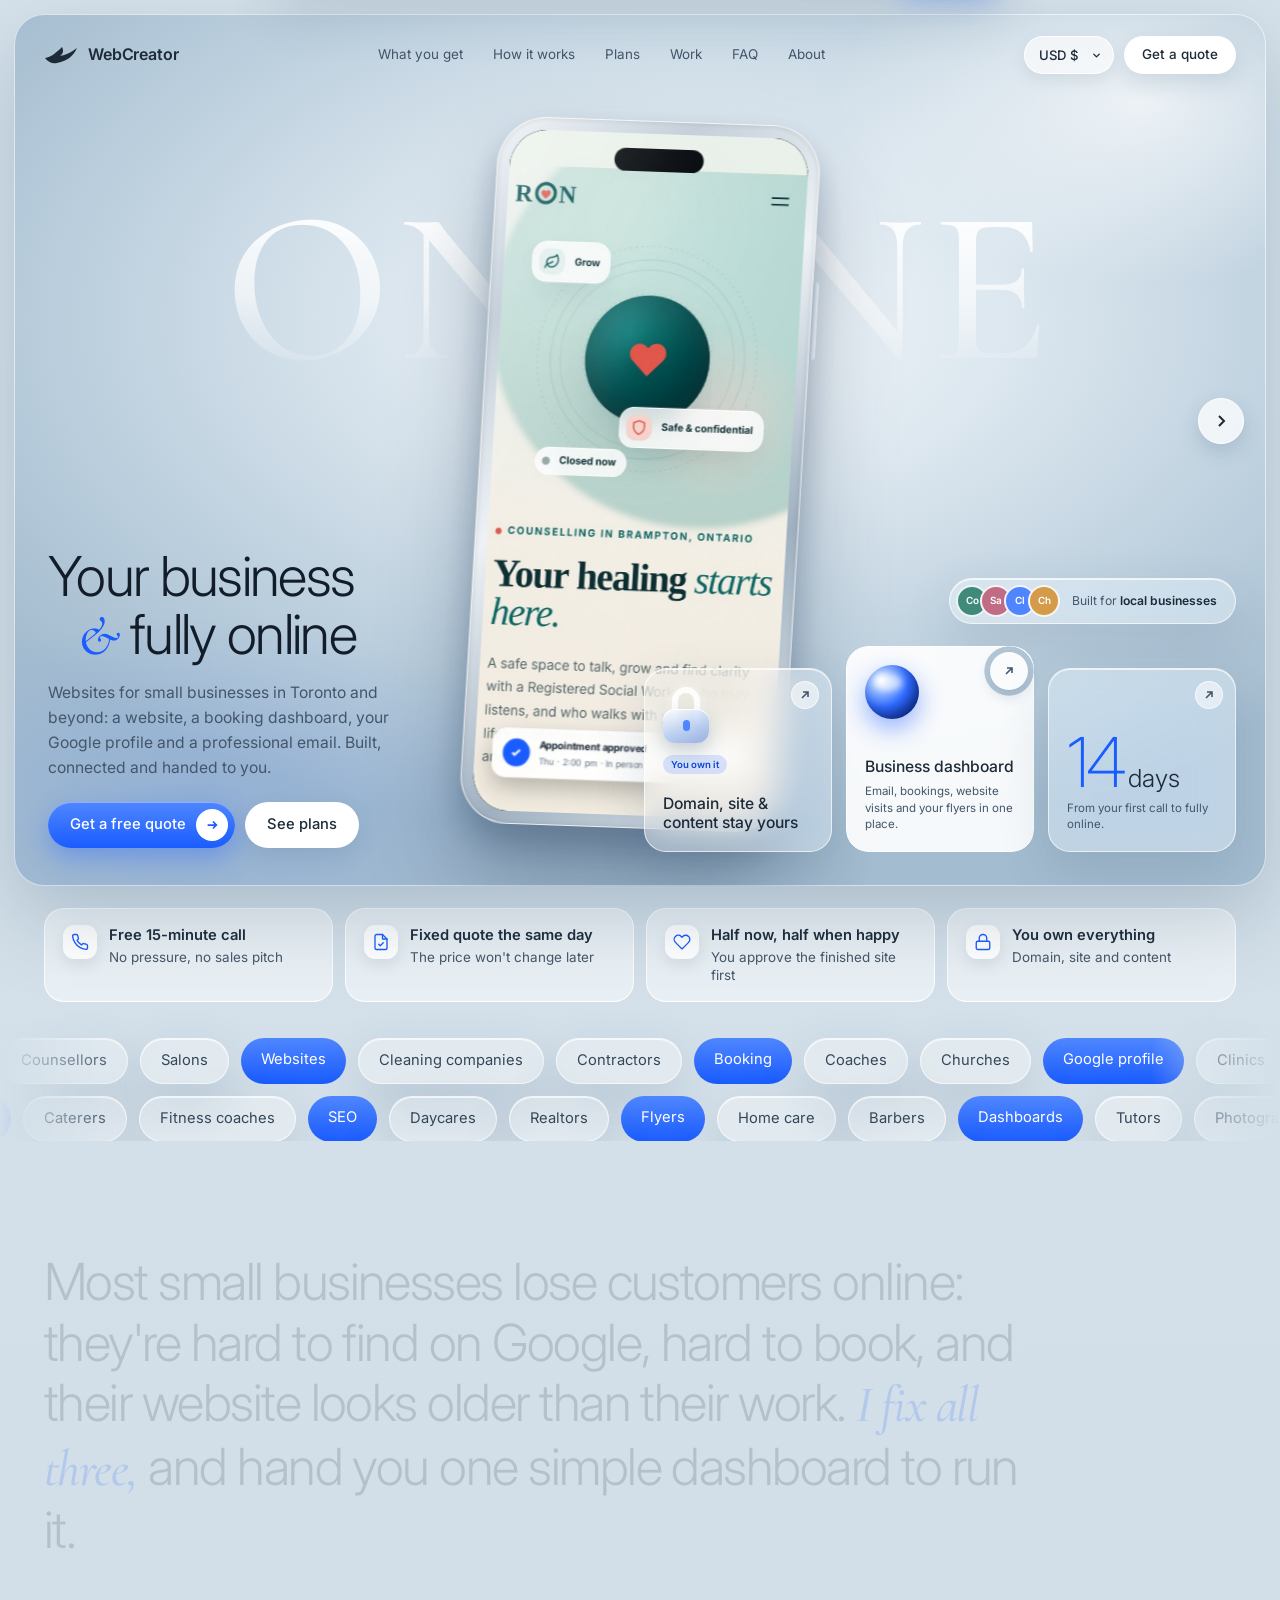
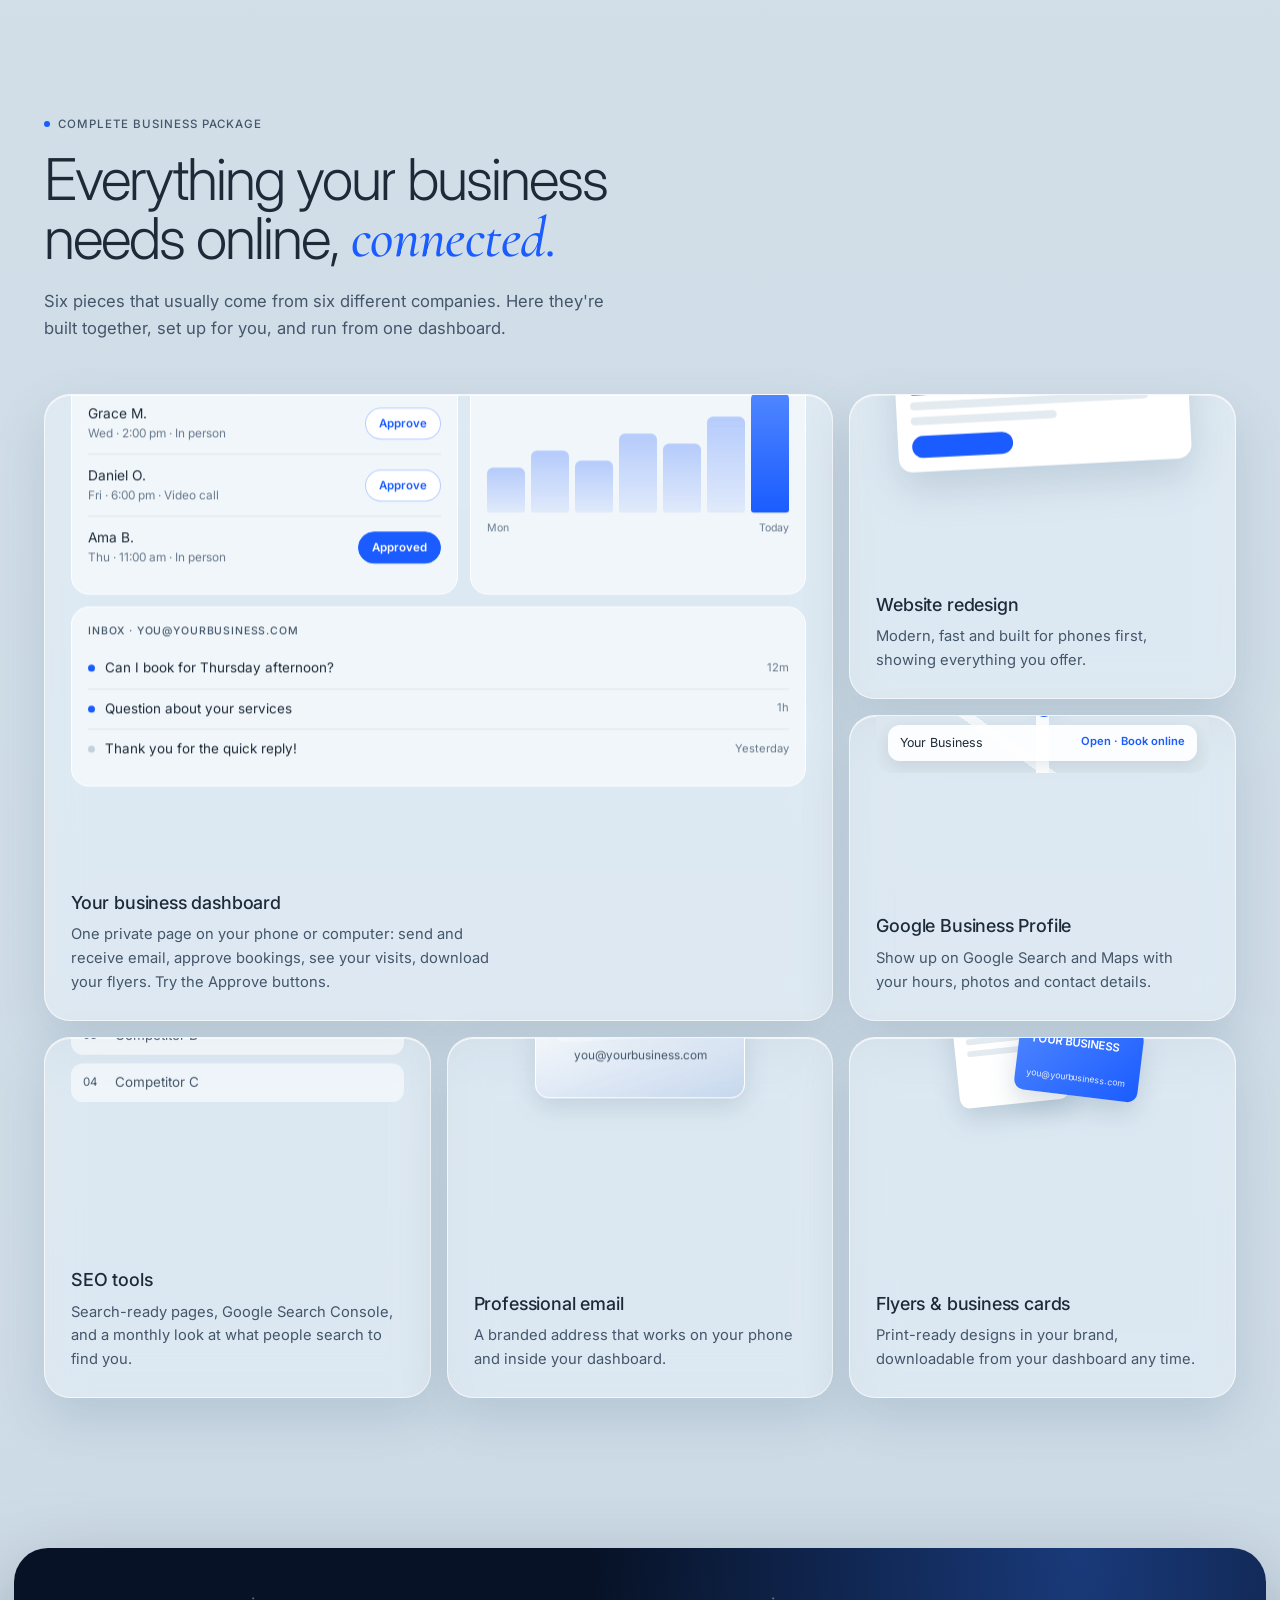
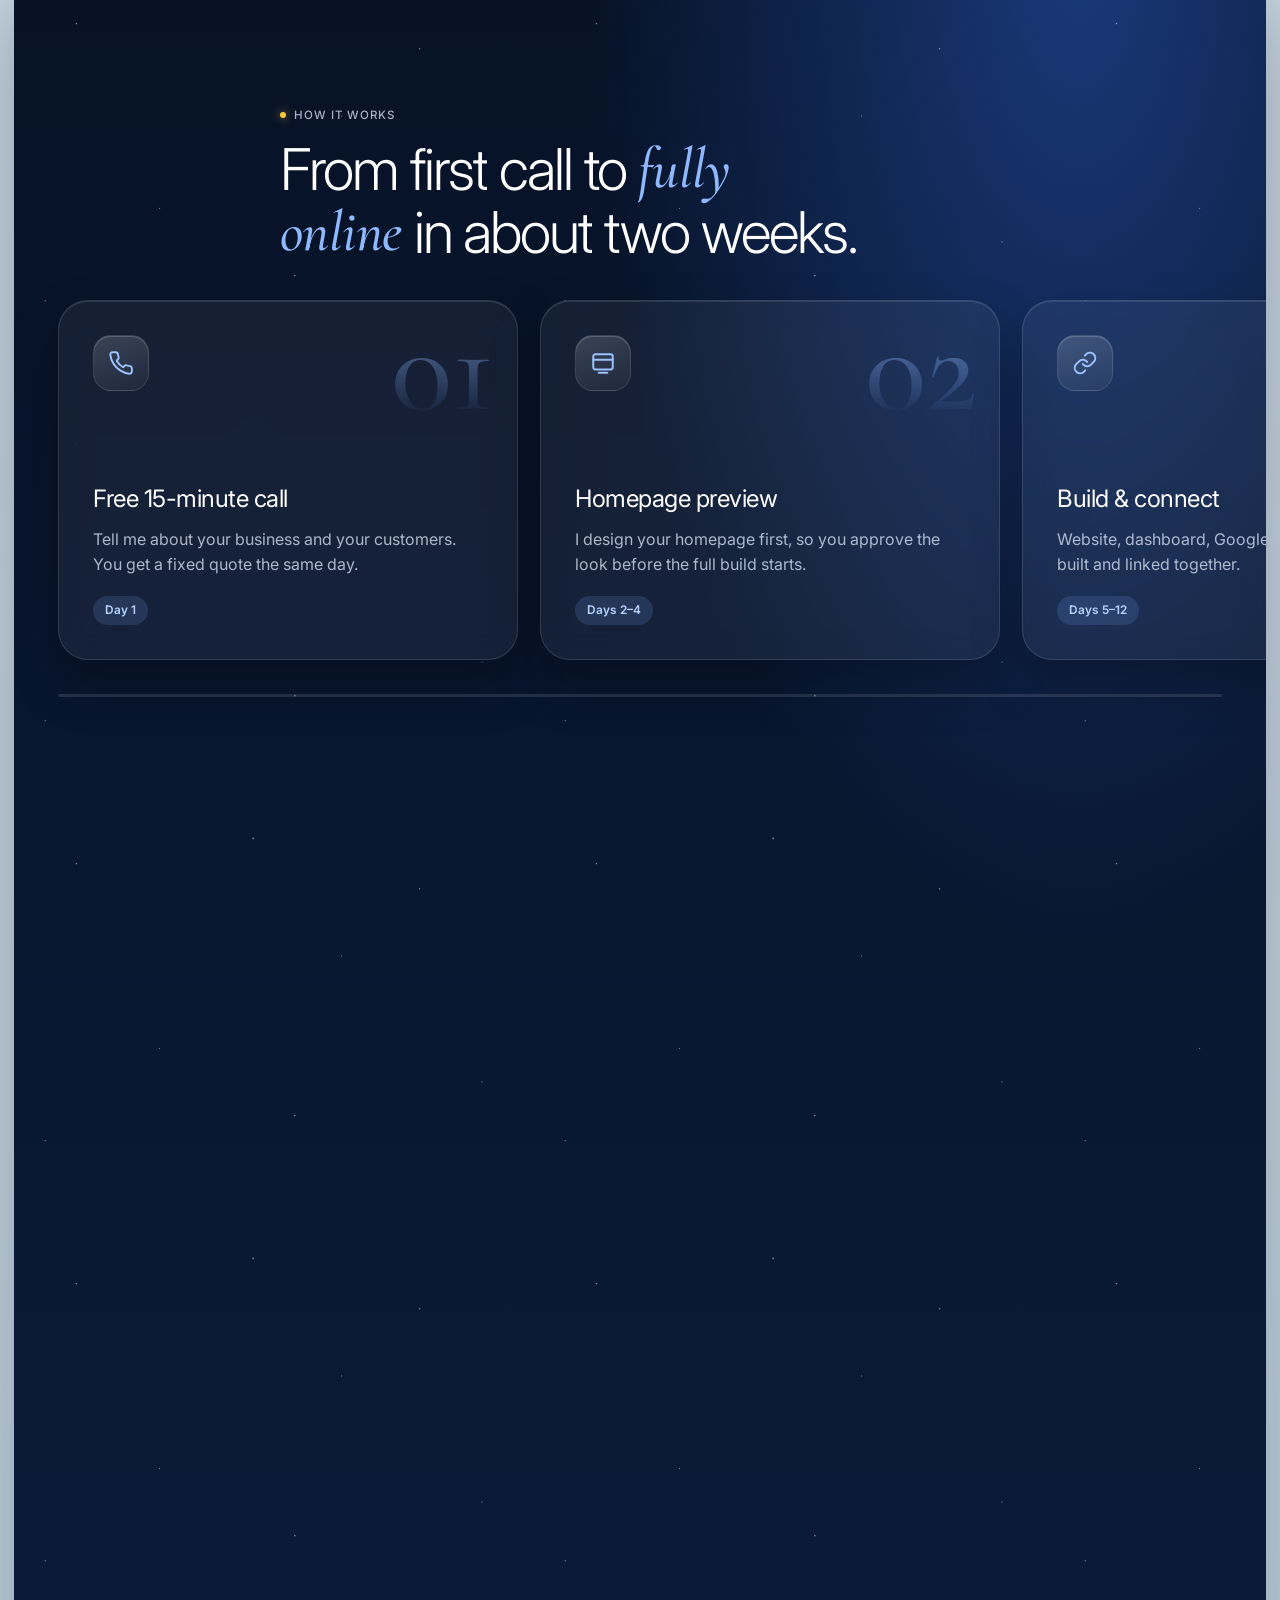
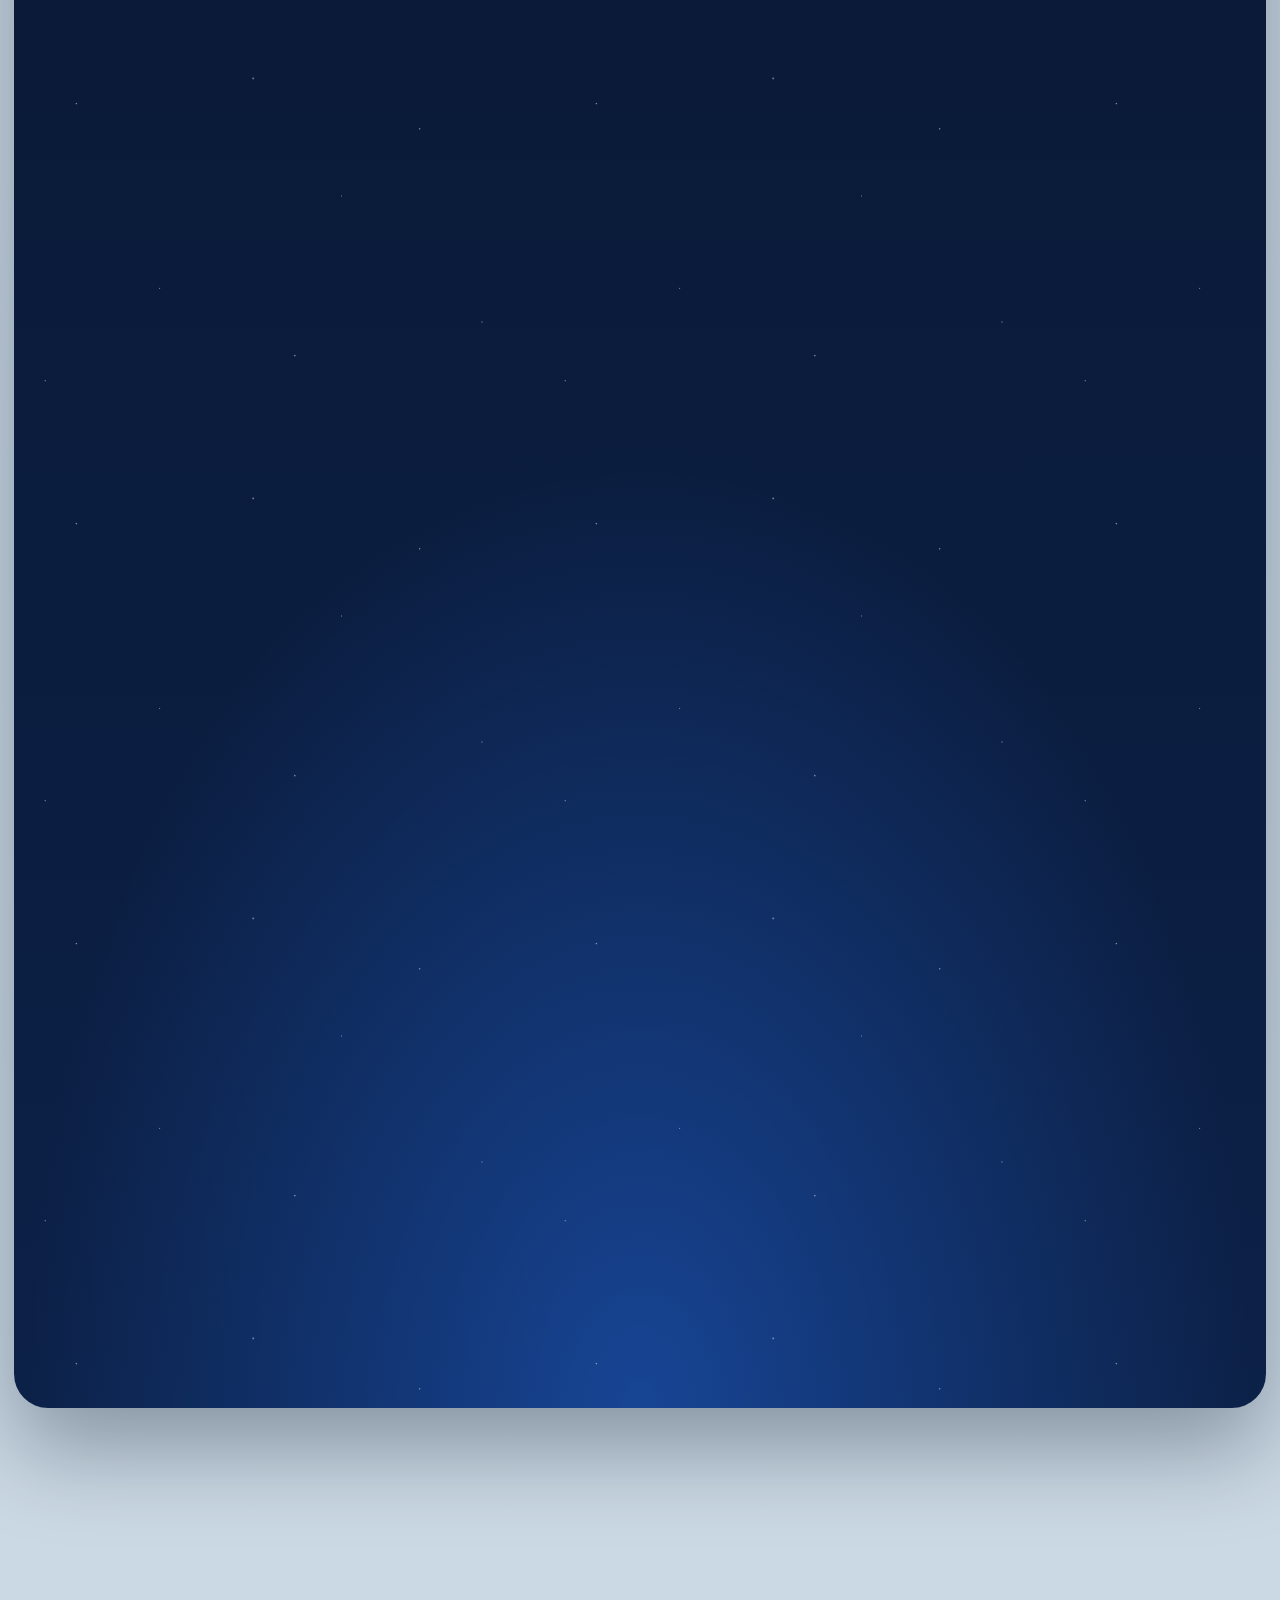
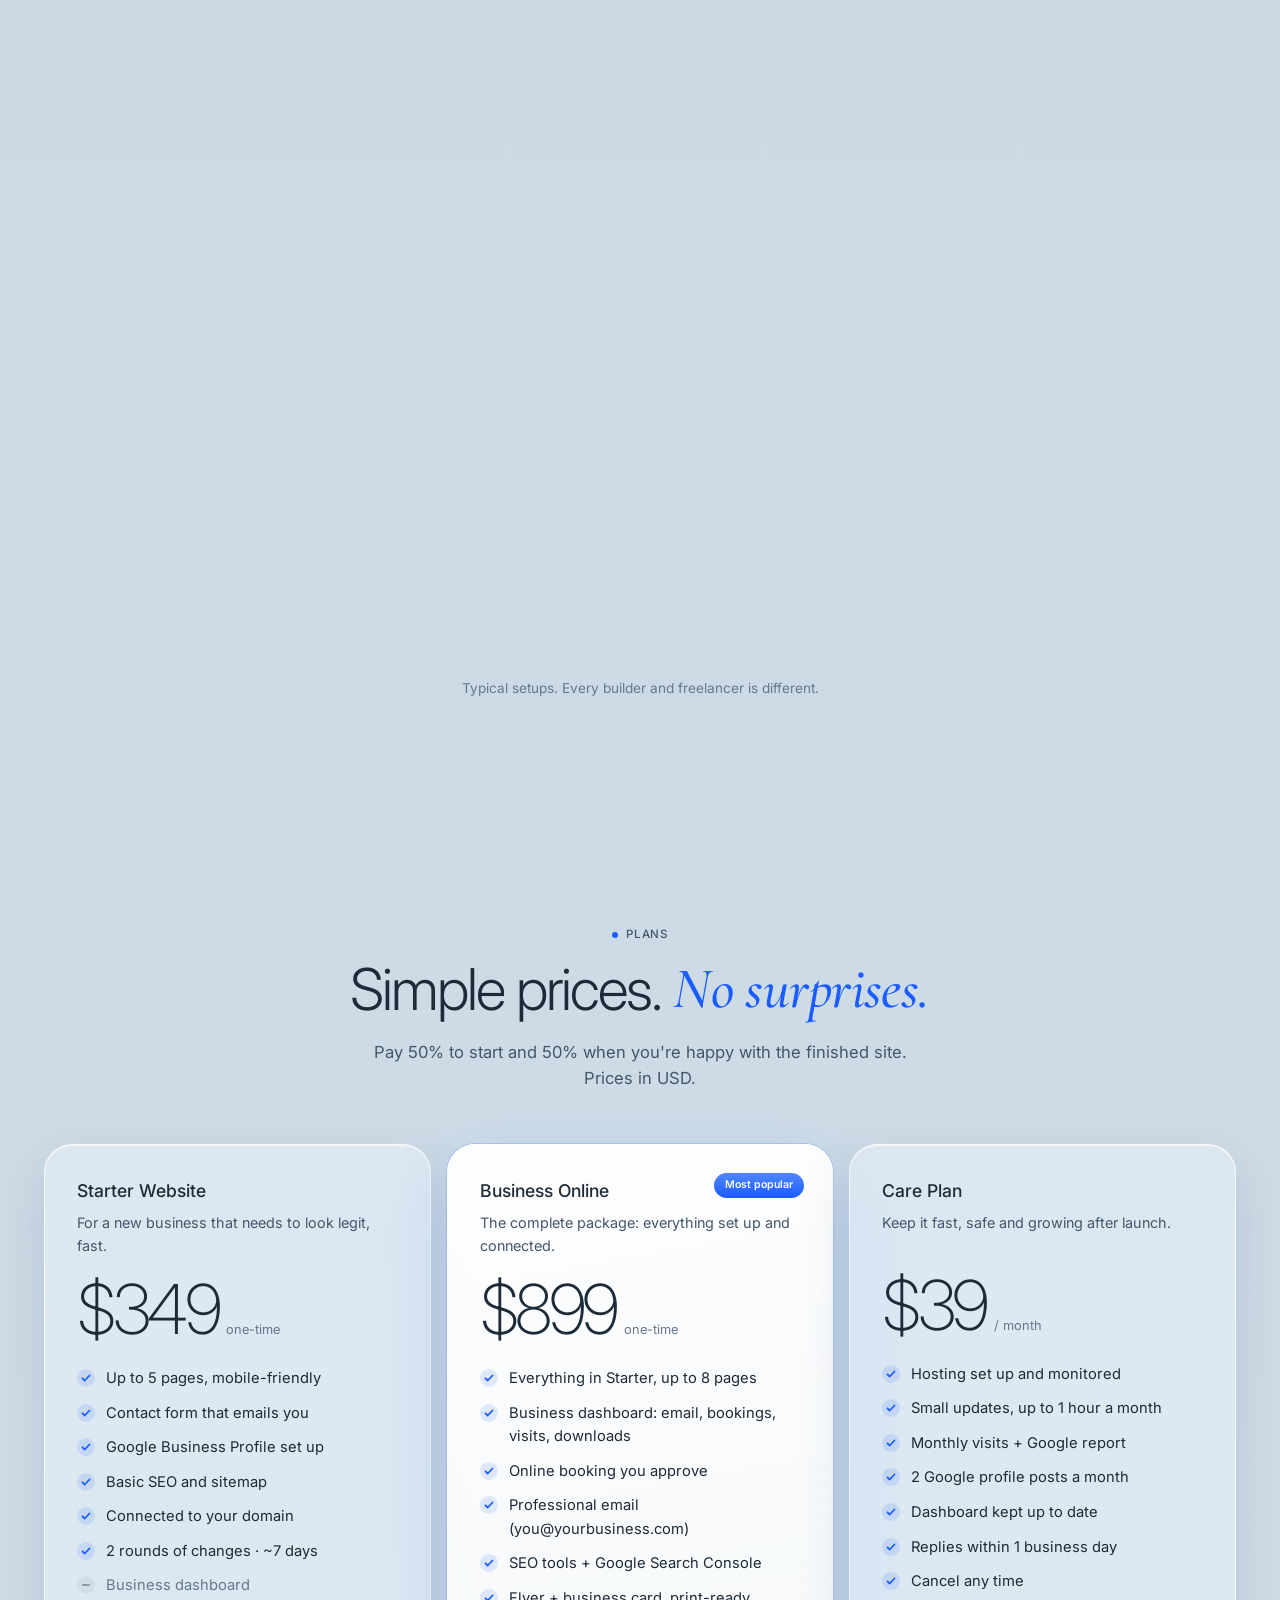
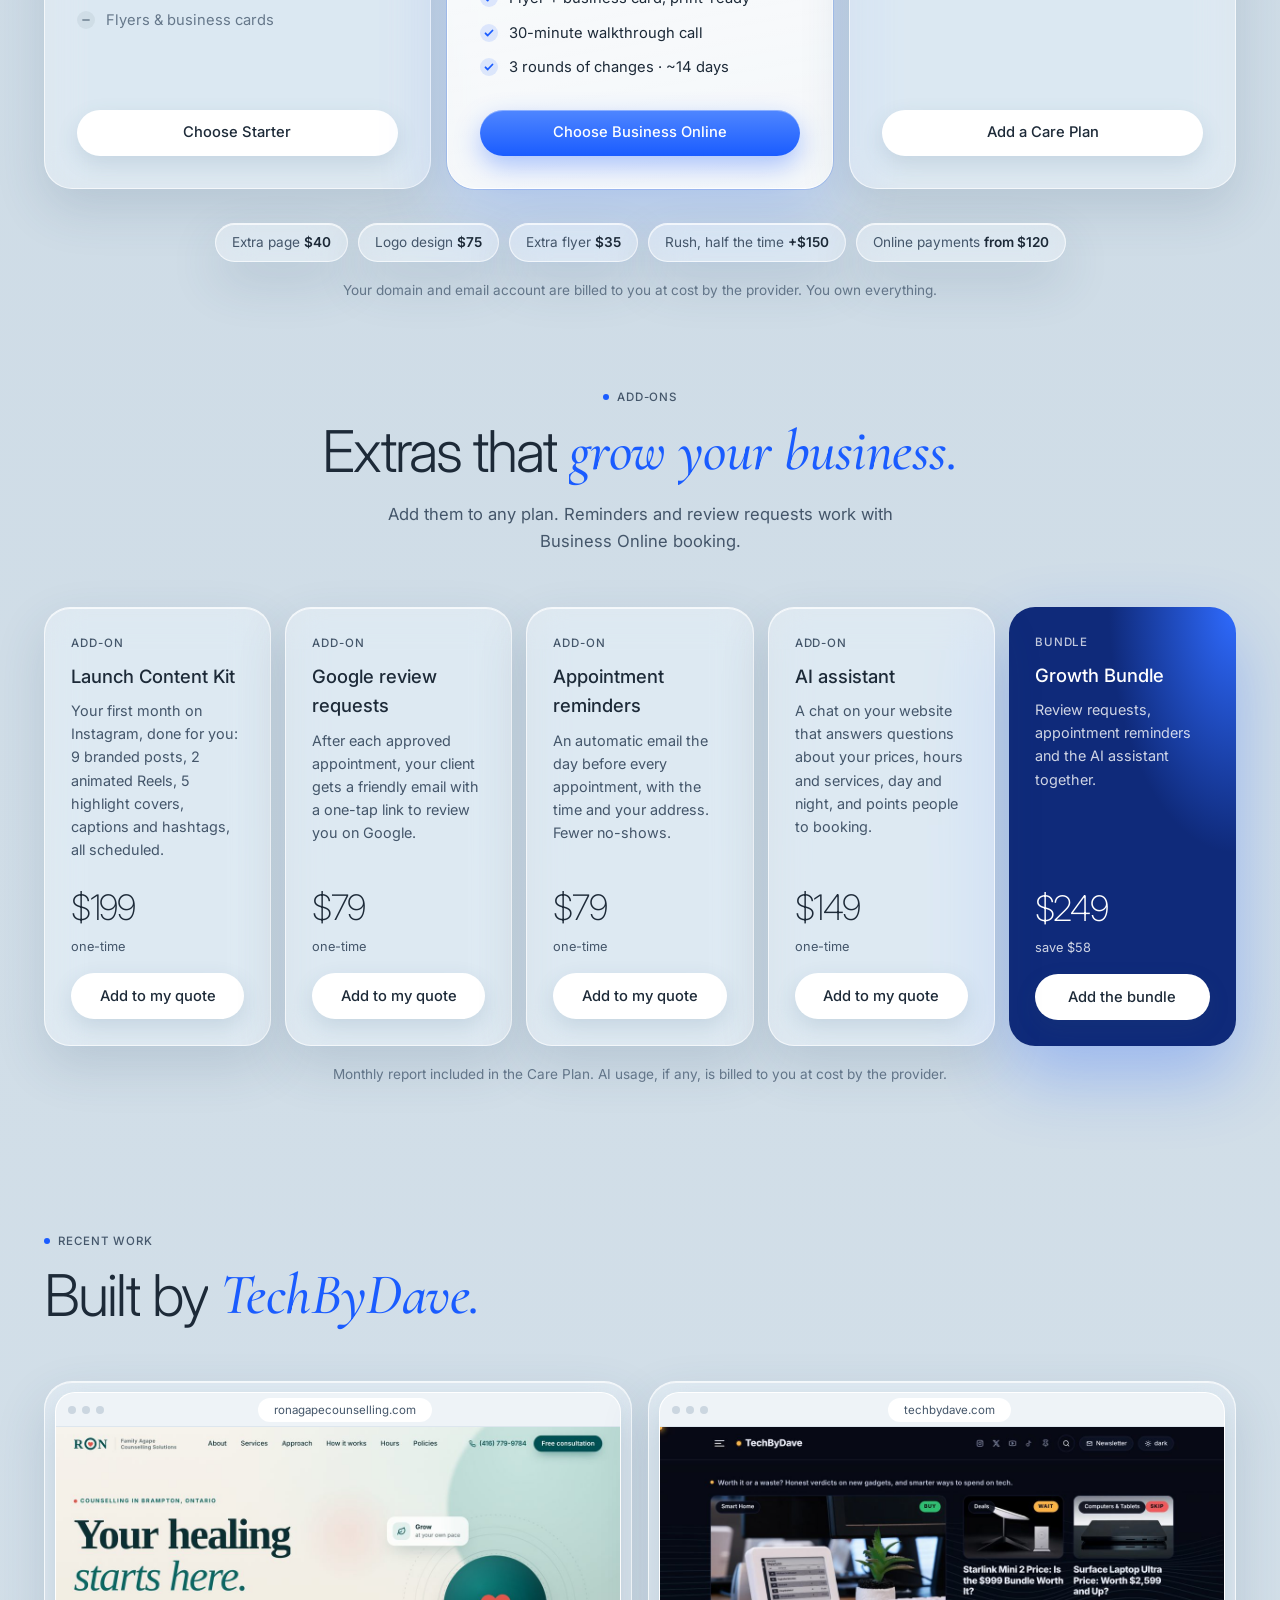
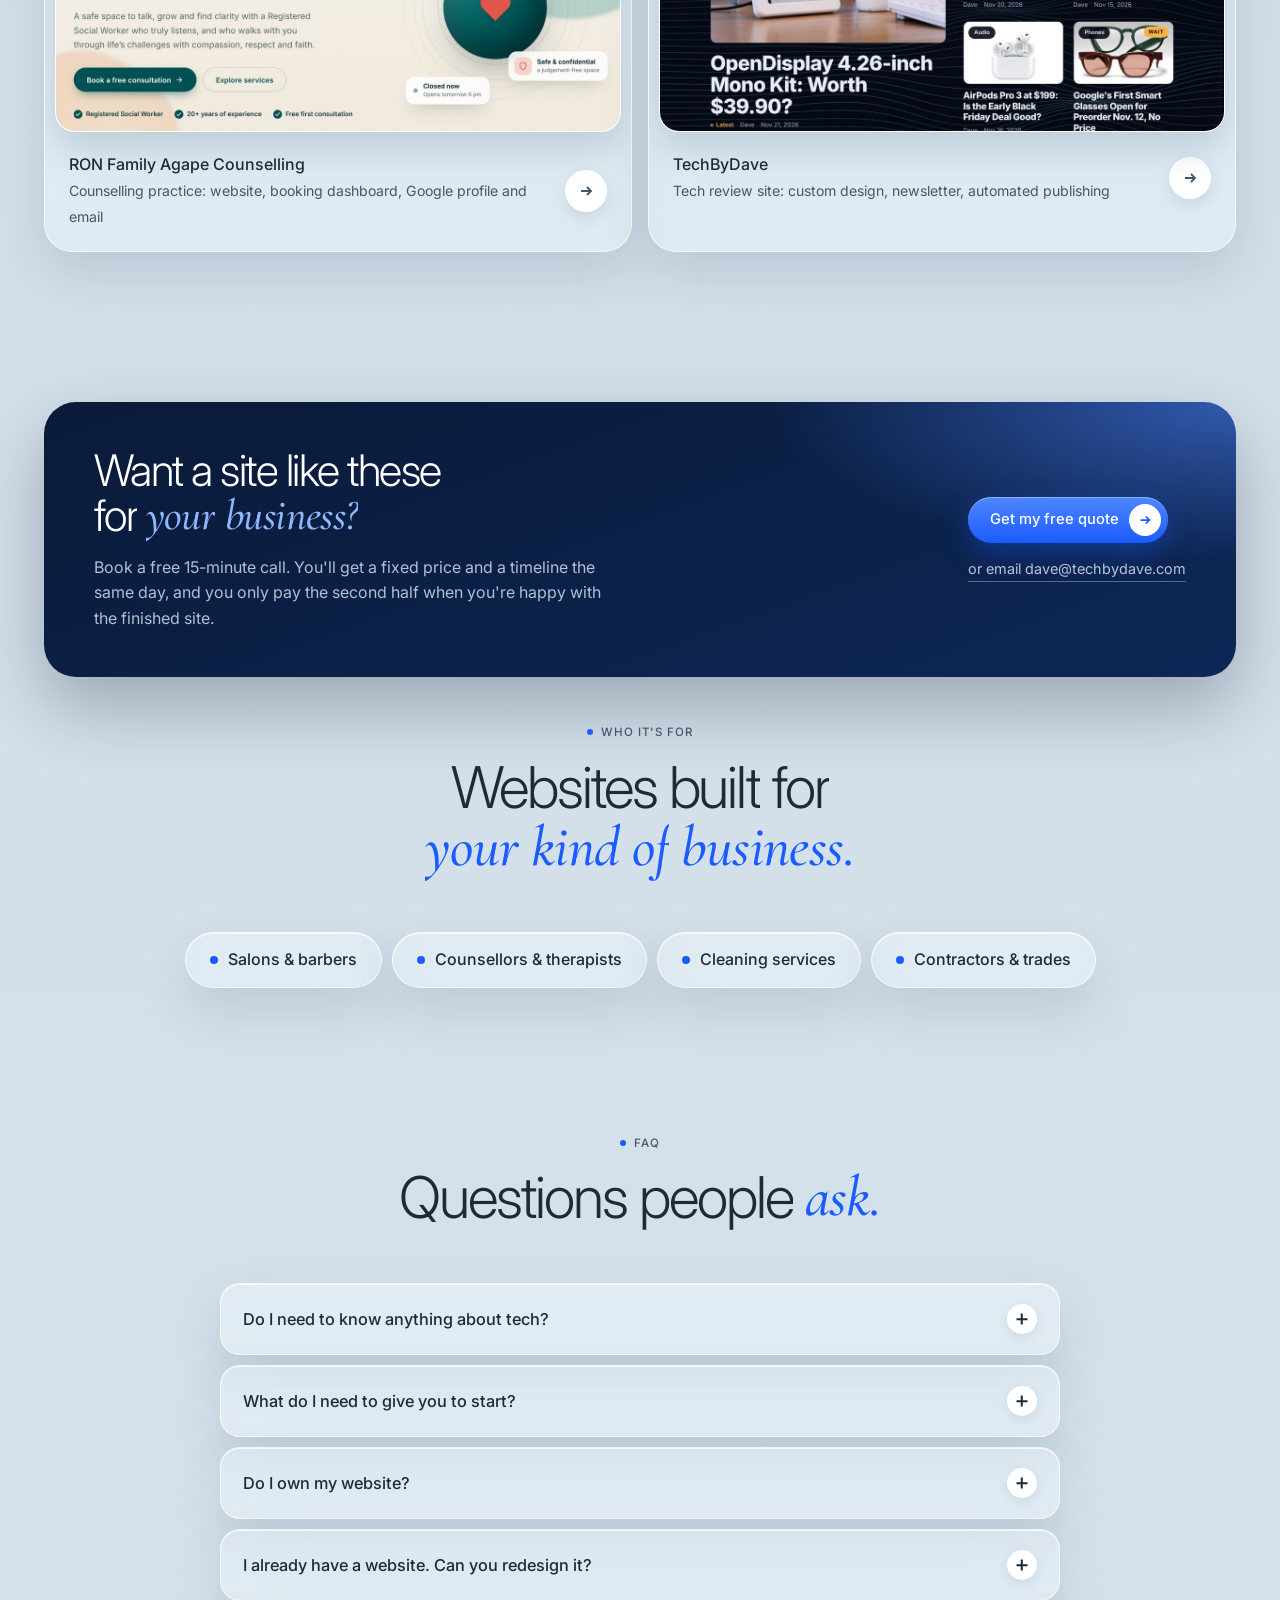
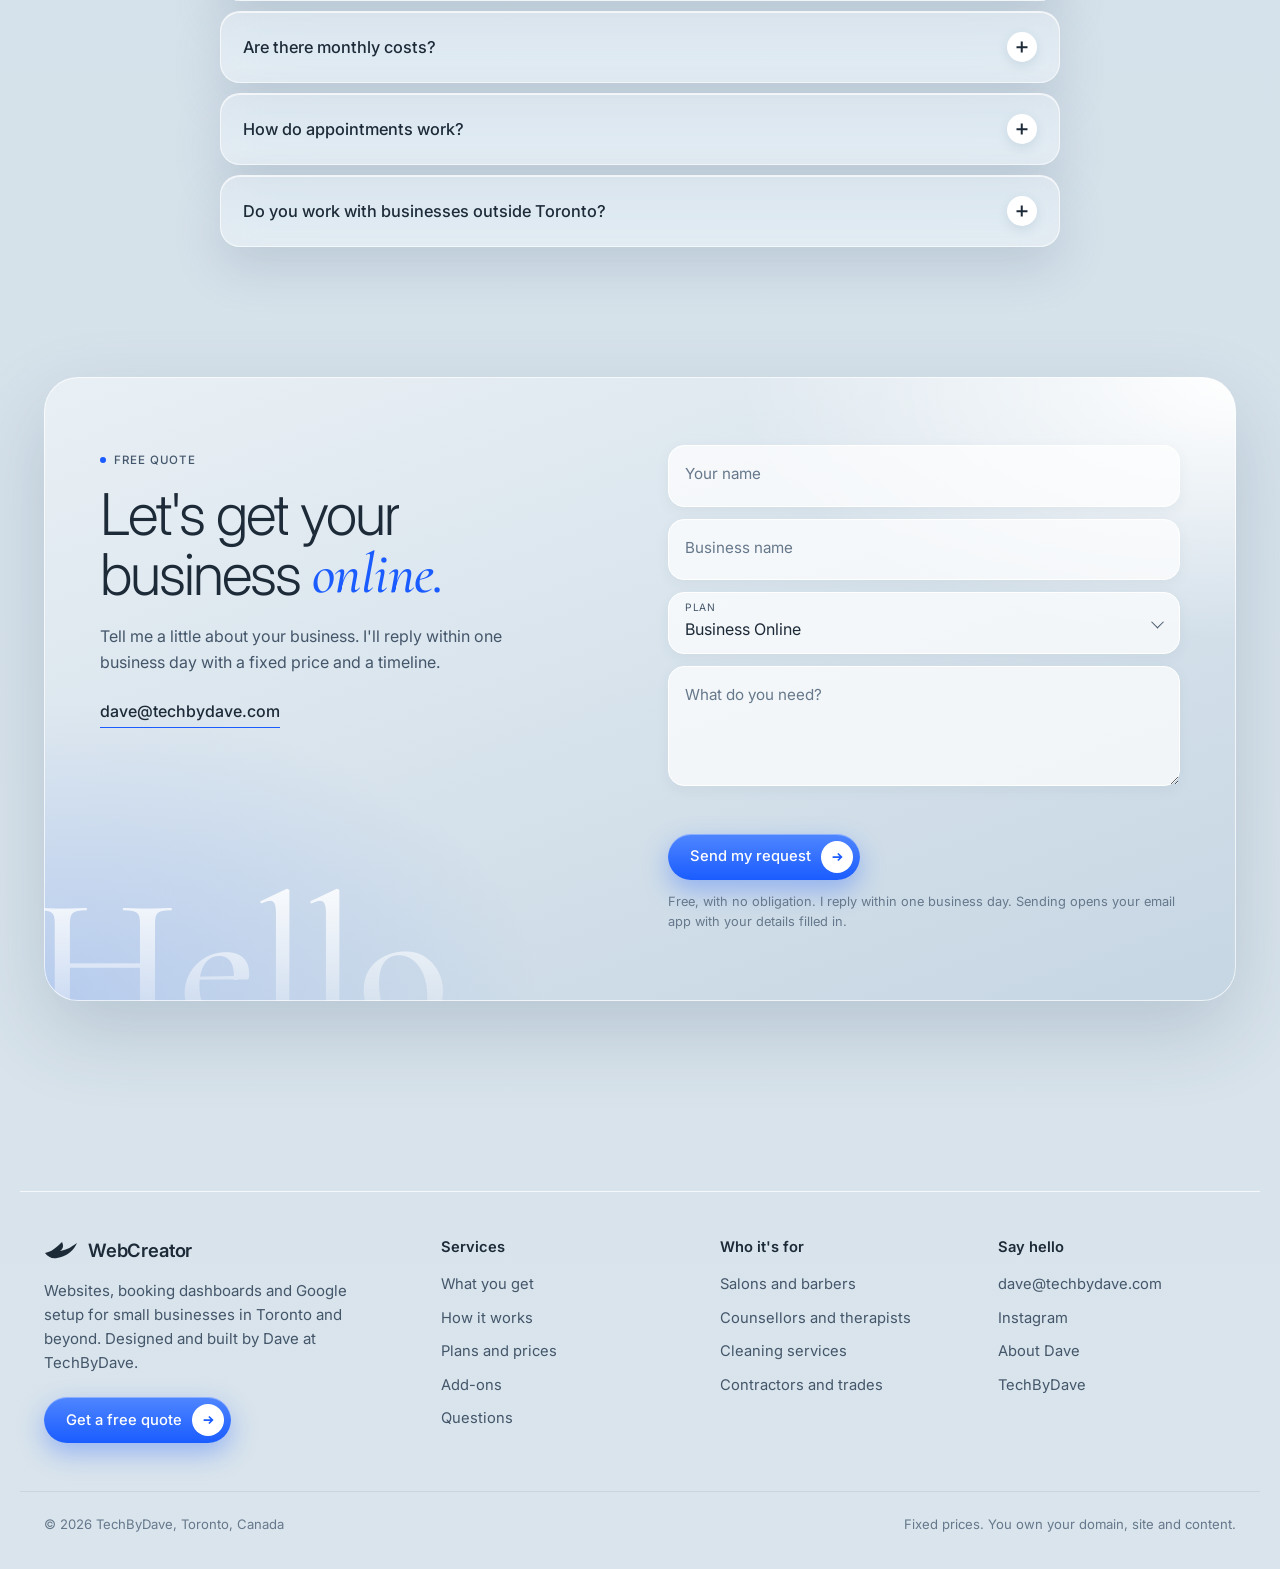
<file: contact/index.html>
<!DOCTYPE html>
<html lang="en">
<head>
<meta charset="utf-8">
<meta name="viewport" content="width=device-width, initial-scale=1">
<title>Get a free quote | WebCreator by TechByDave</title>
<meta name="robots" content="noindex">
<link rel="canonical" href="https://webcreator.techbydave.com/#contact">
<meta http-equiv="refresh" content="0; url=/#contact">
<script>location.replace("/#contact");</script>
</head>
<body style="font-family:system-ui,sans-serif;background:#d6e2eb;color:#1d2a38;display:grid;place-items:center;min-height:100vh;margin:0">
<p><a href="/#contact">Continue to Get a free quote →</a></p>
</body>
</html>
</file>
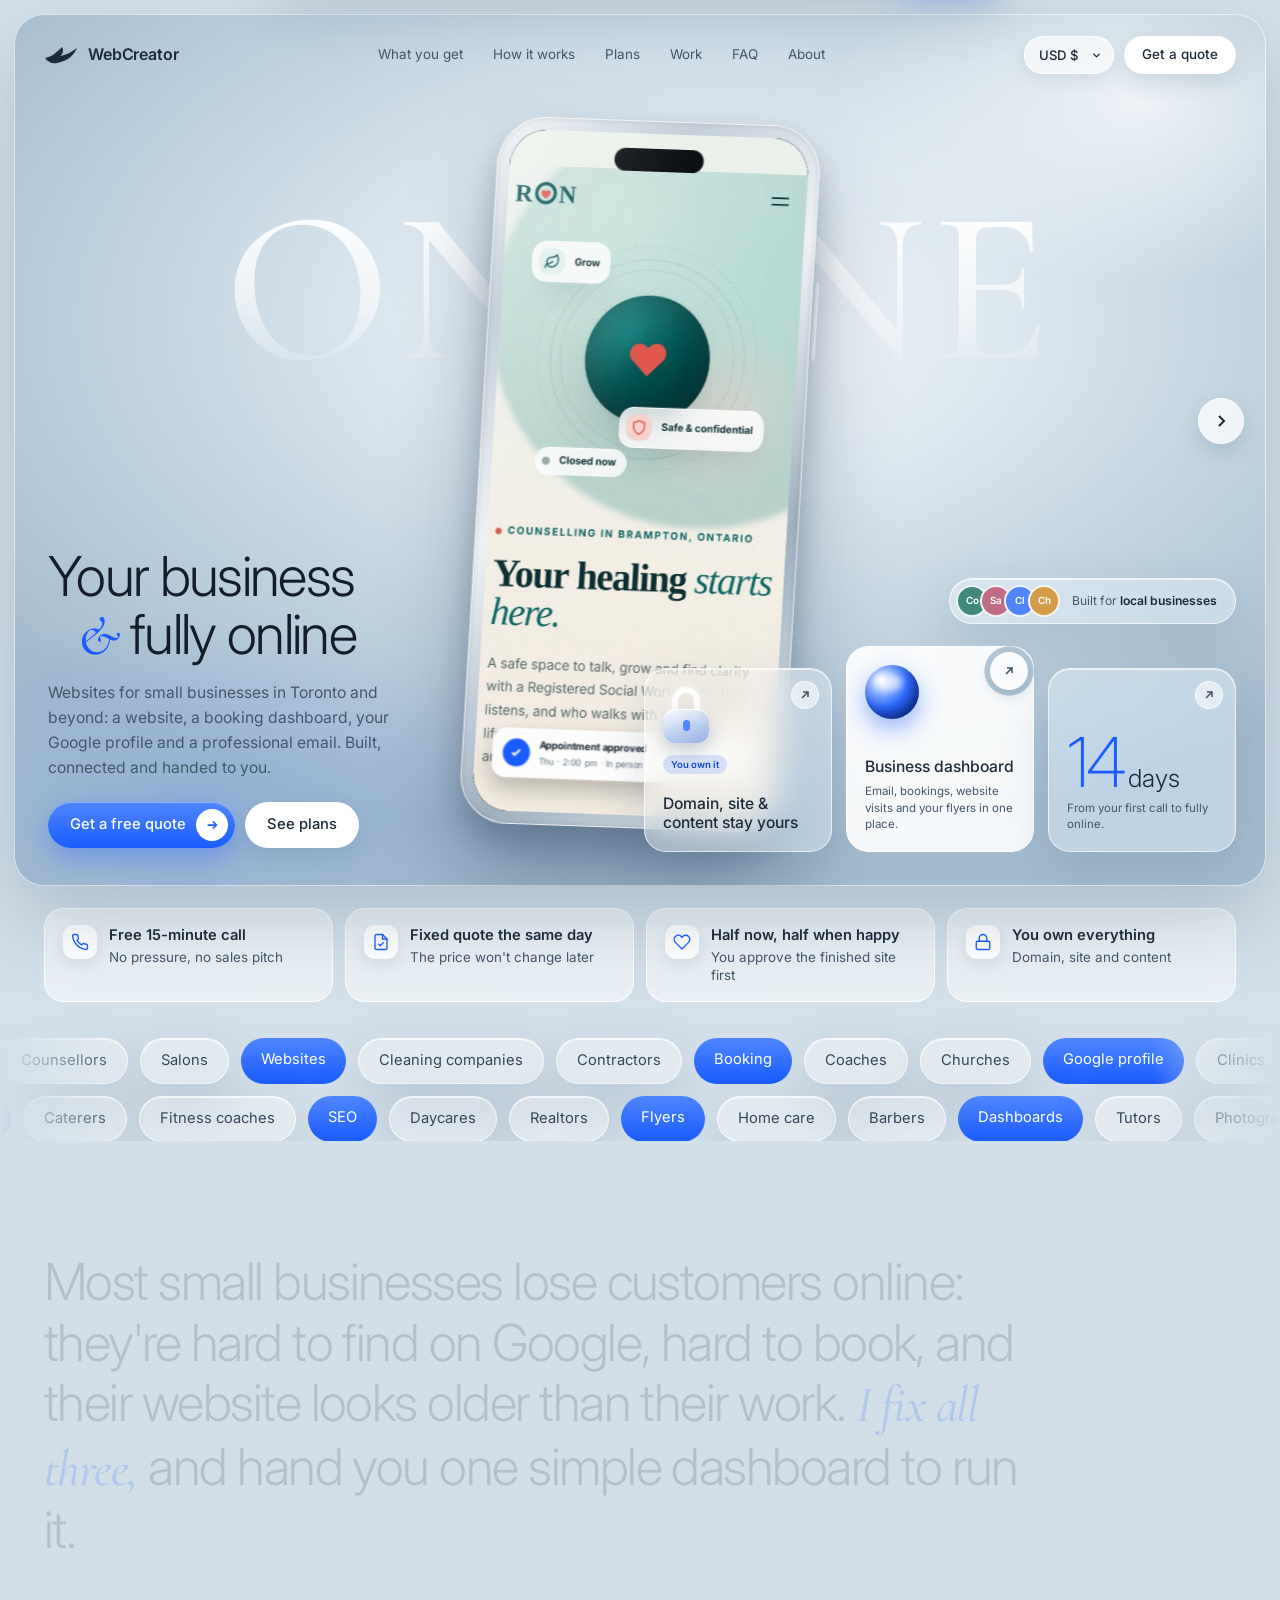
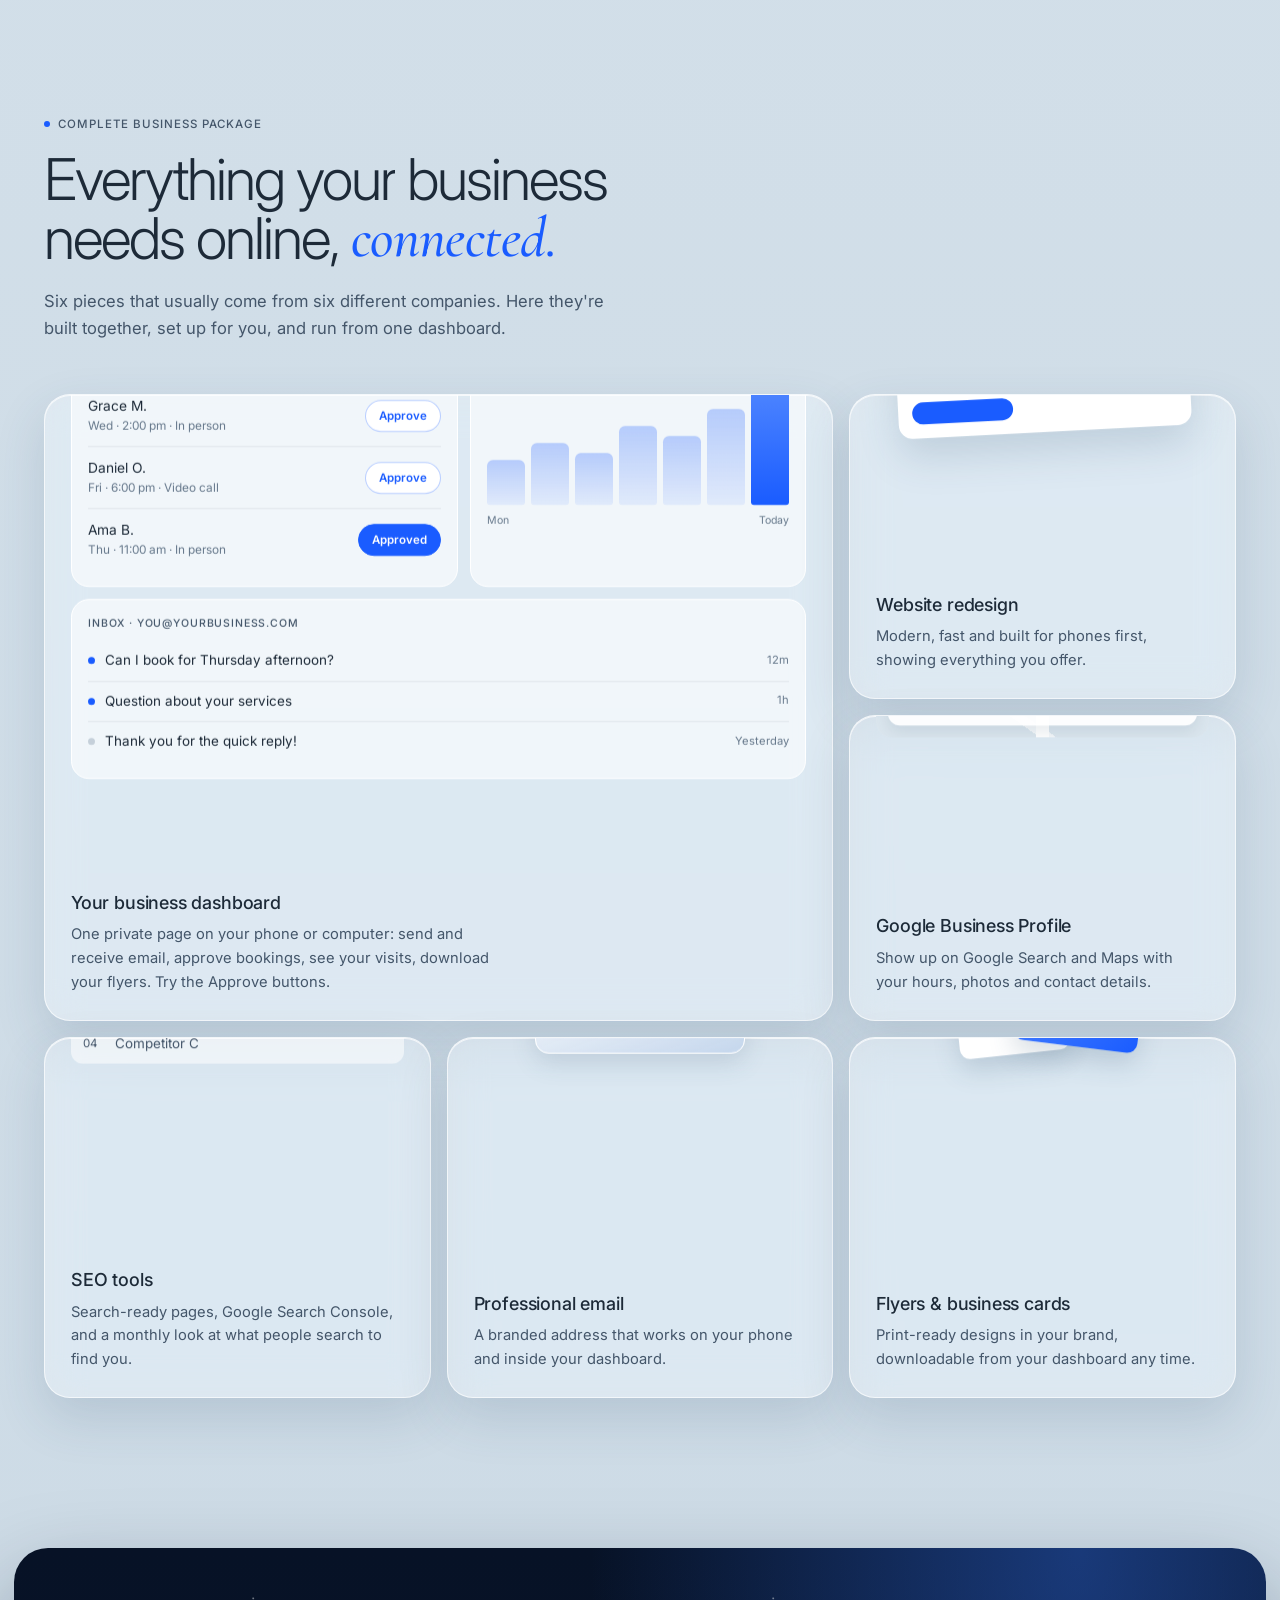
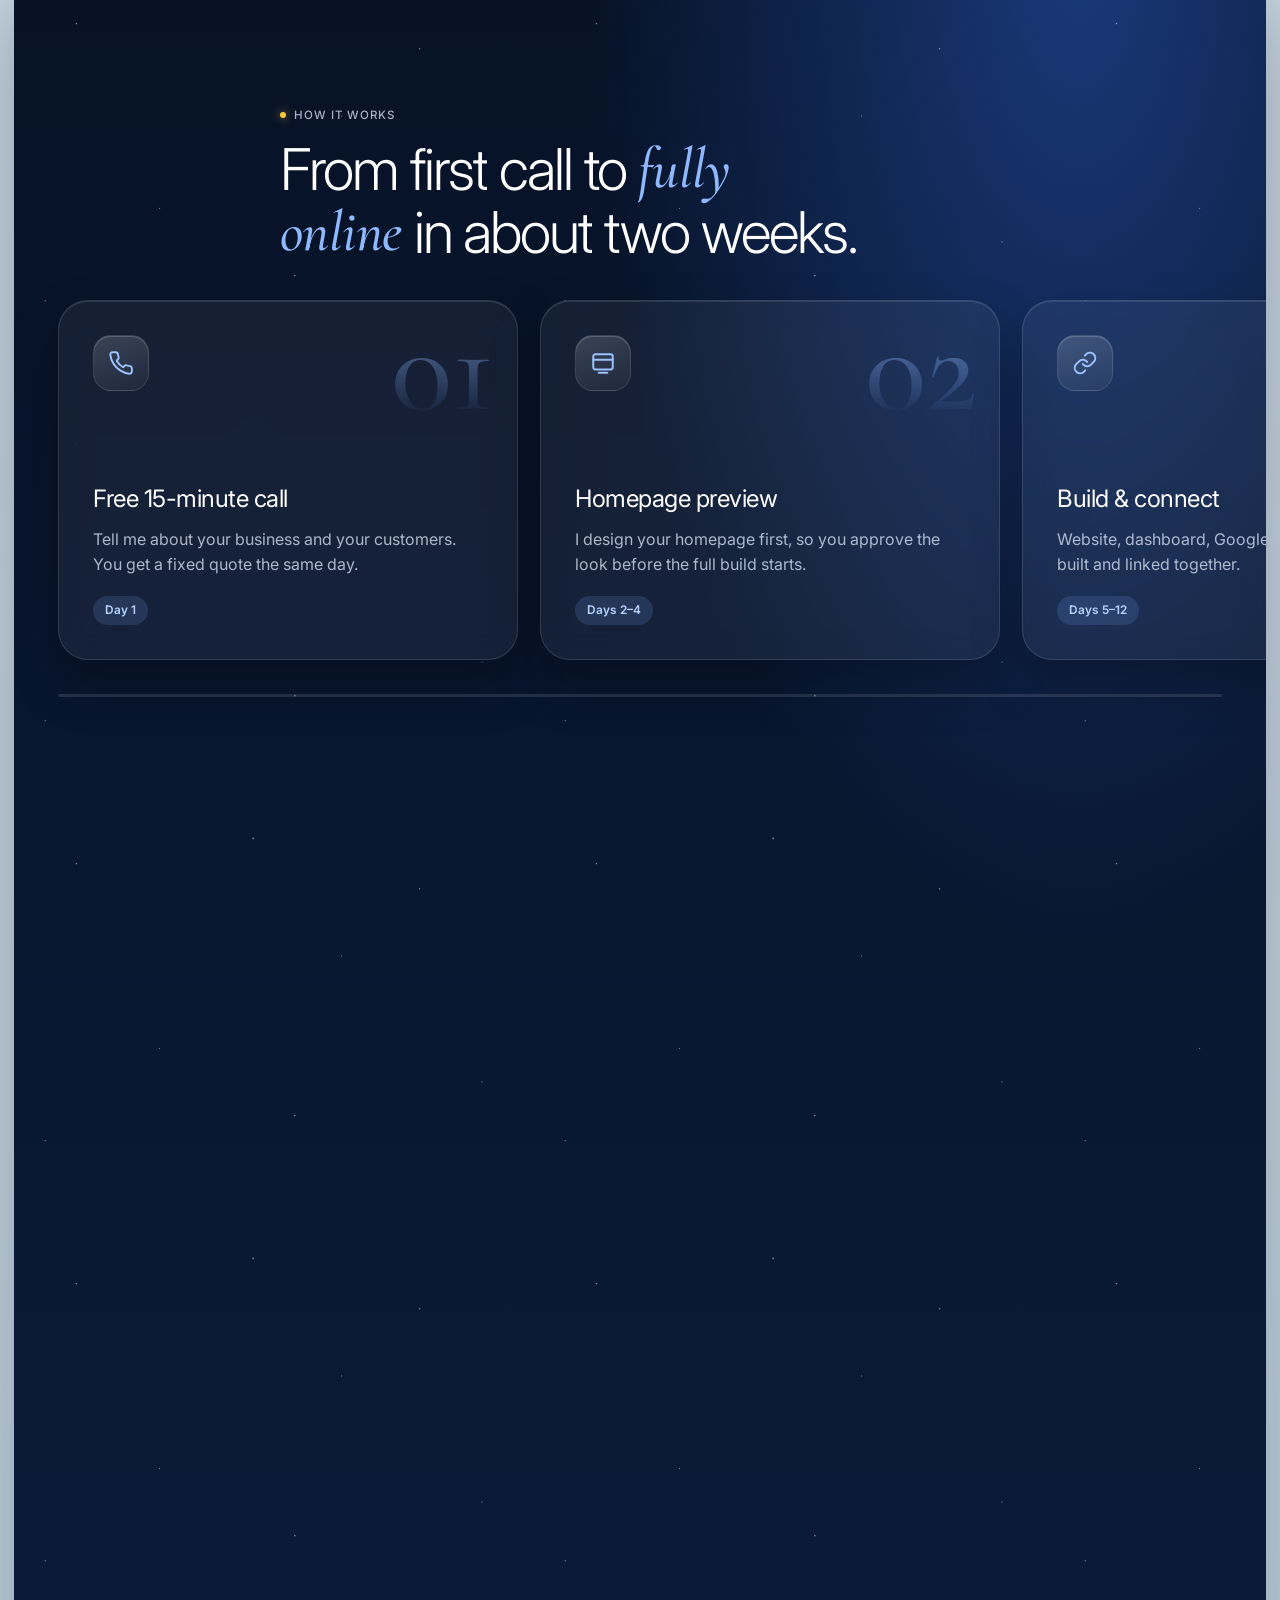
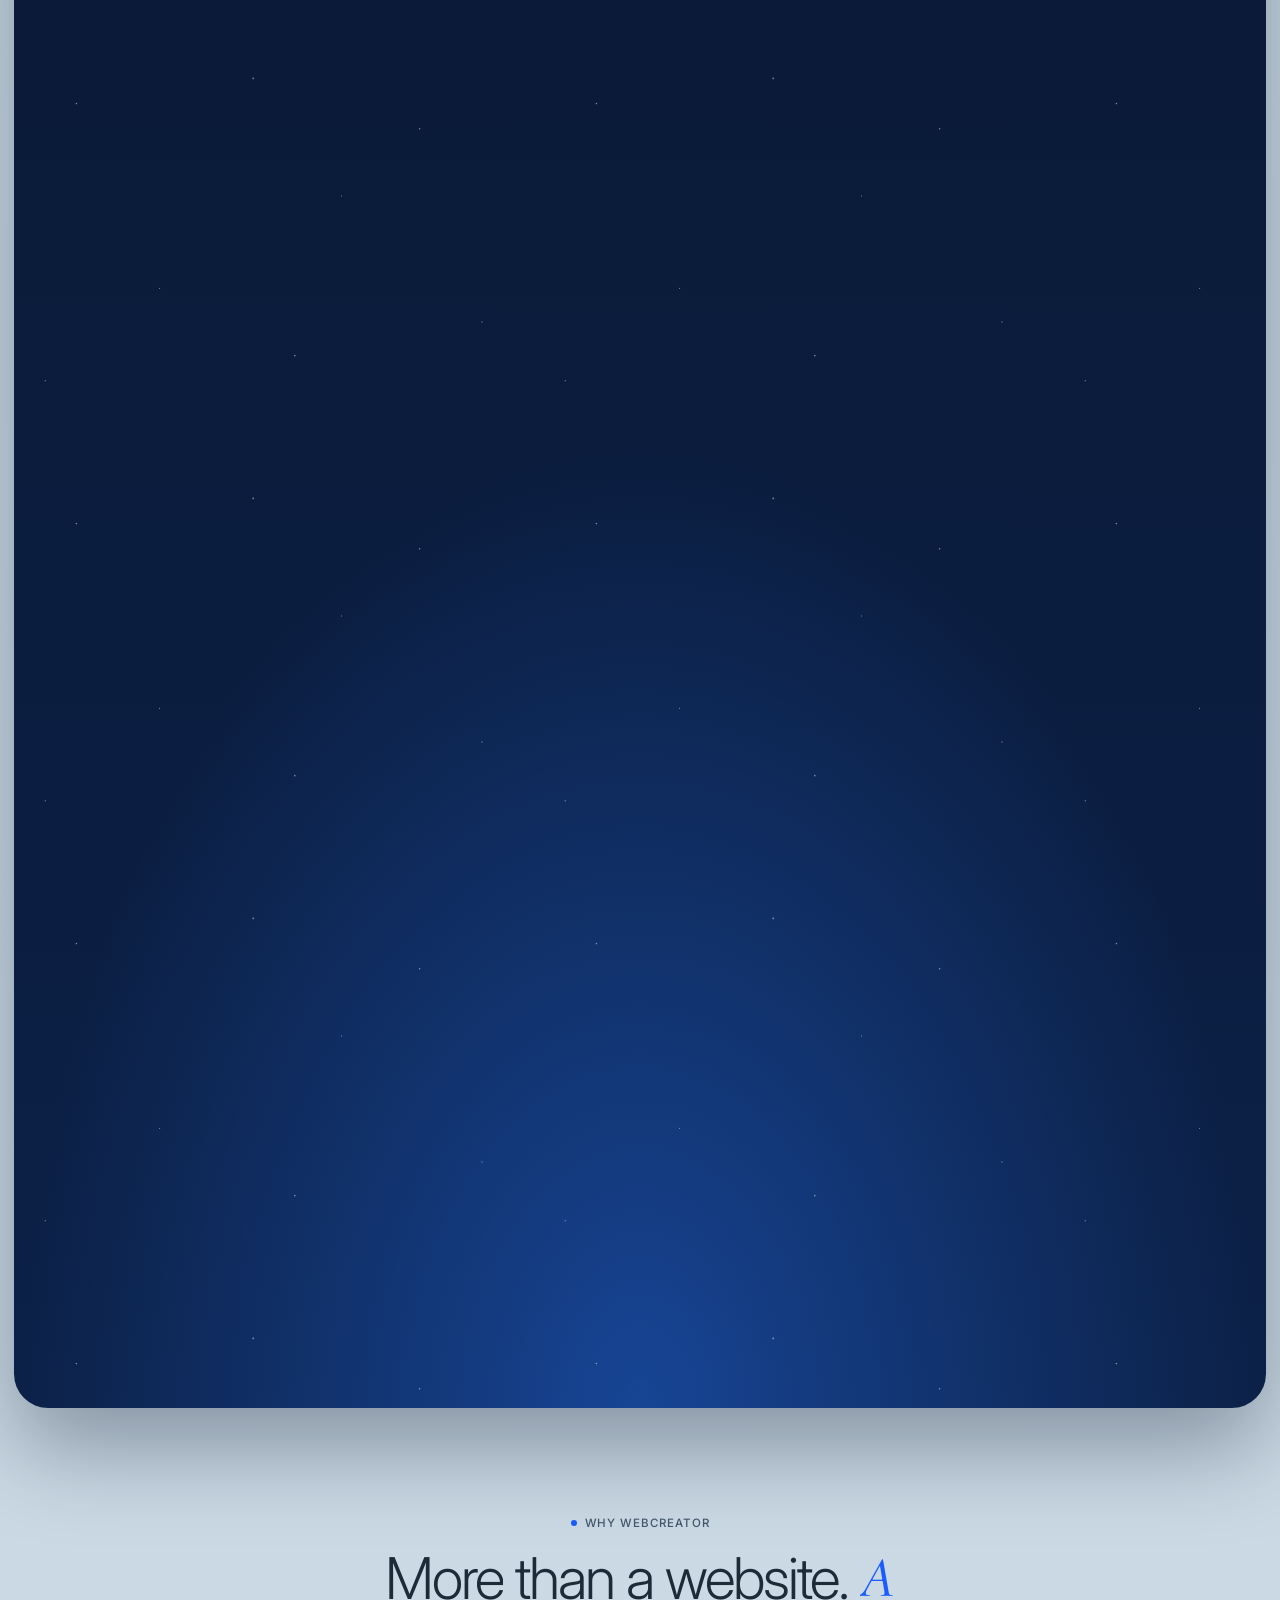
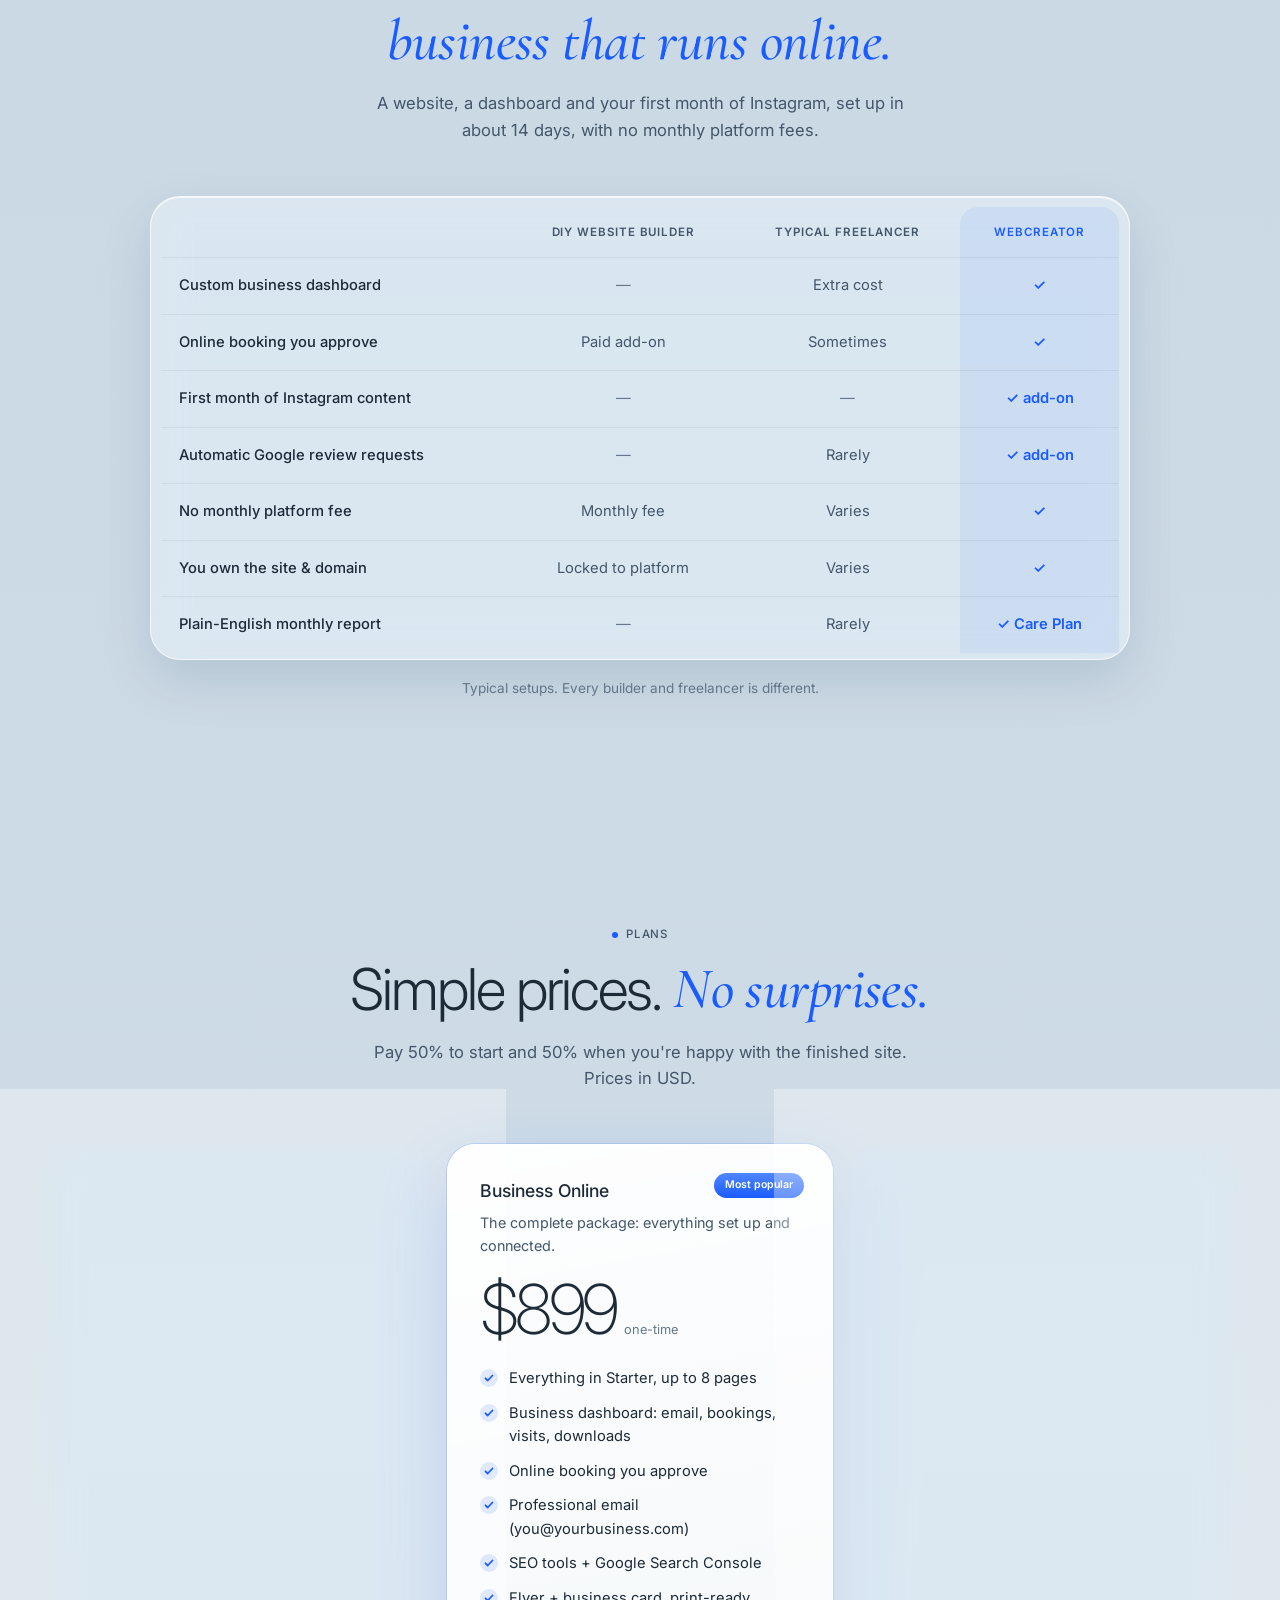
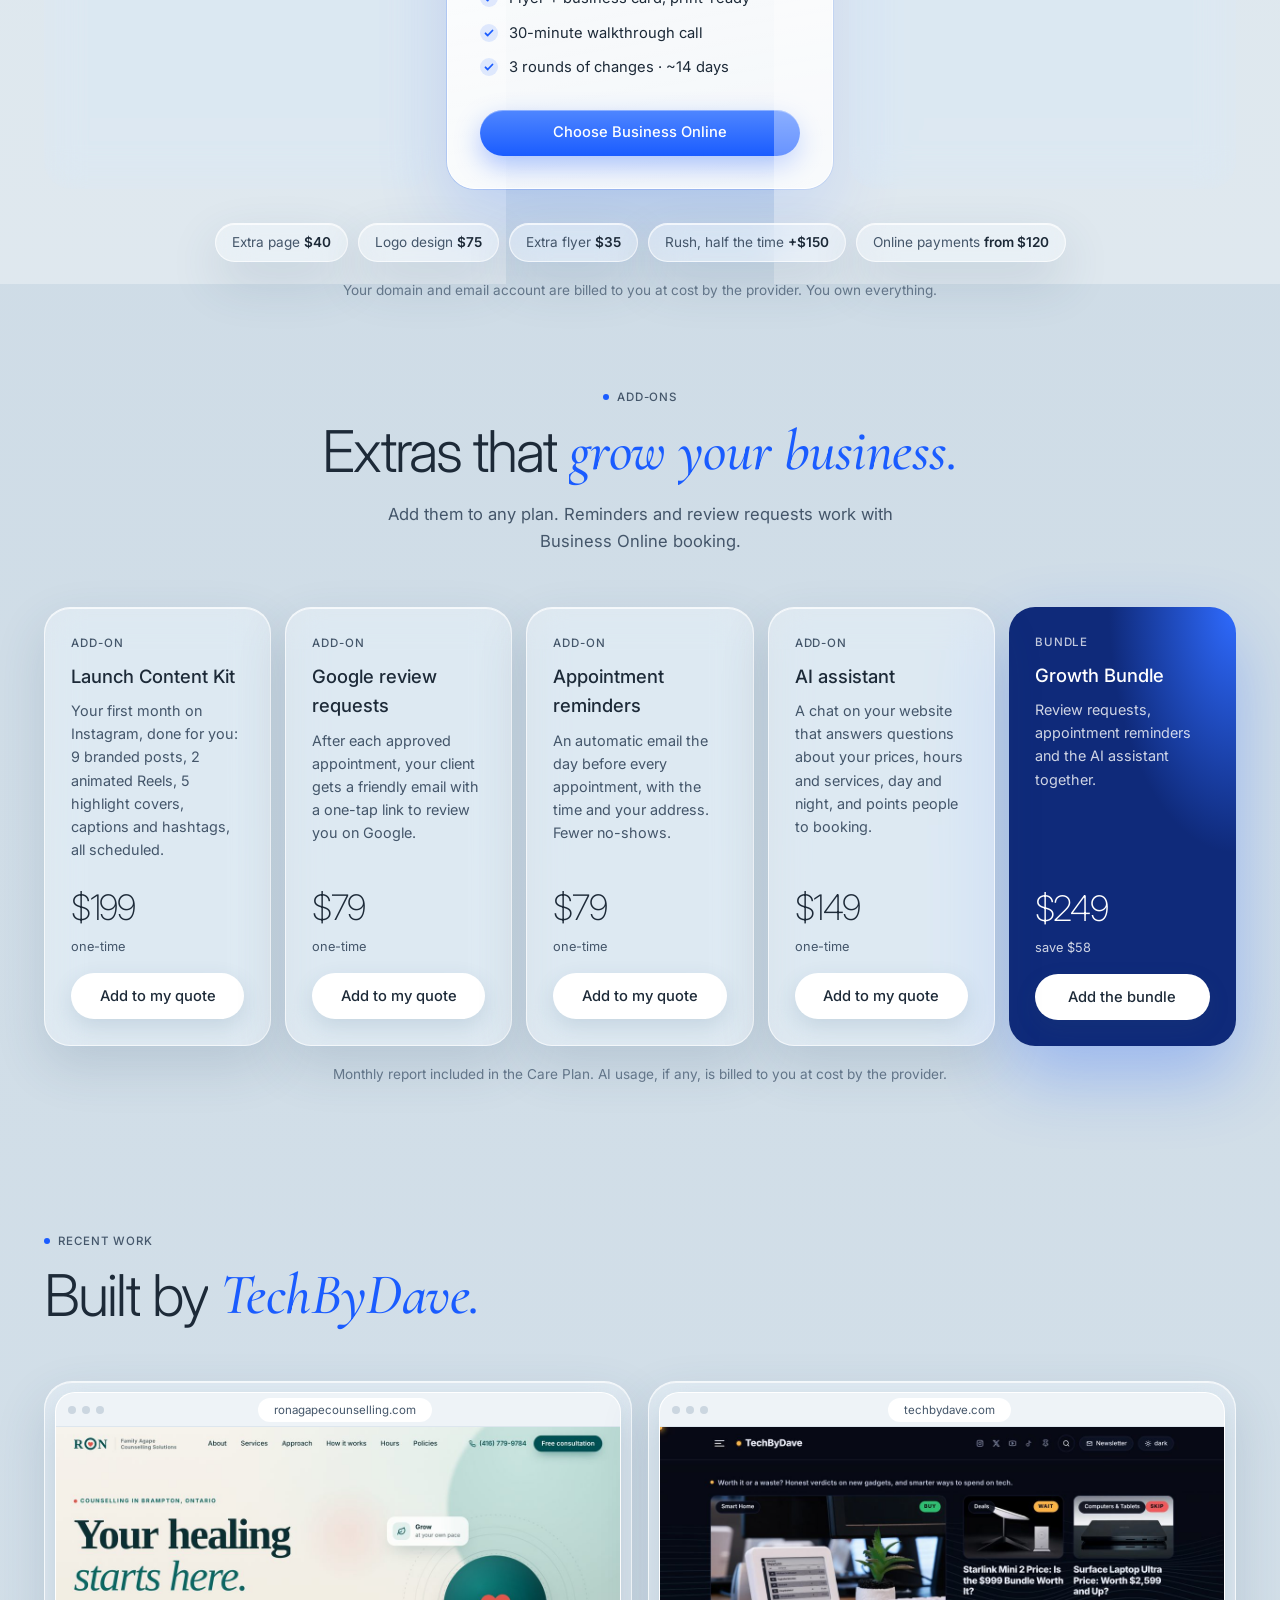
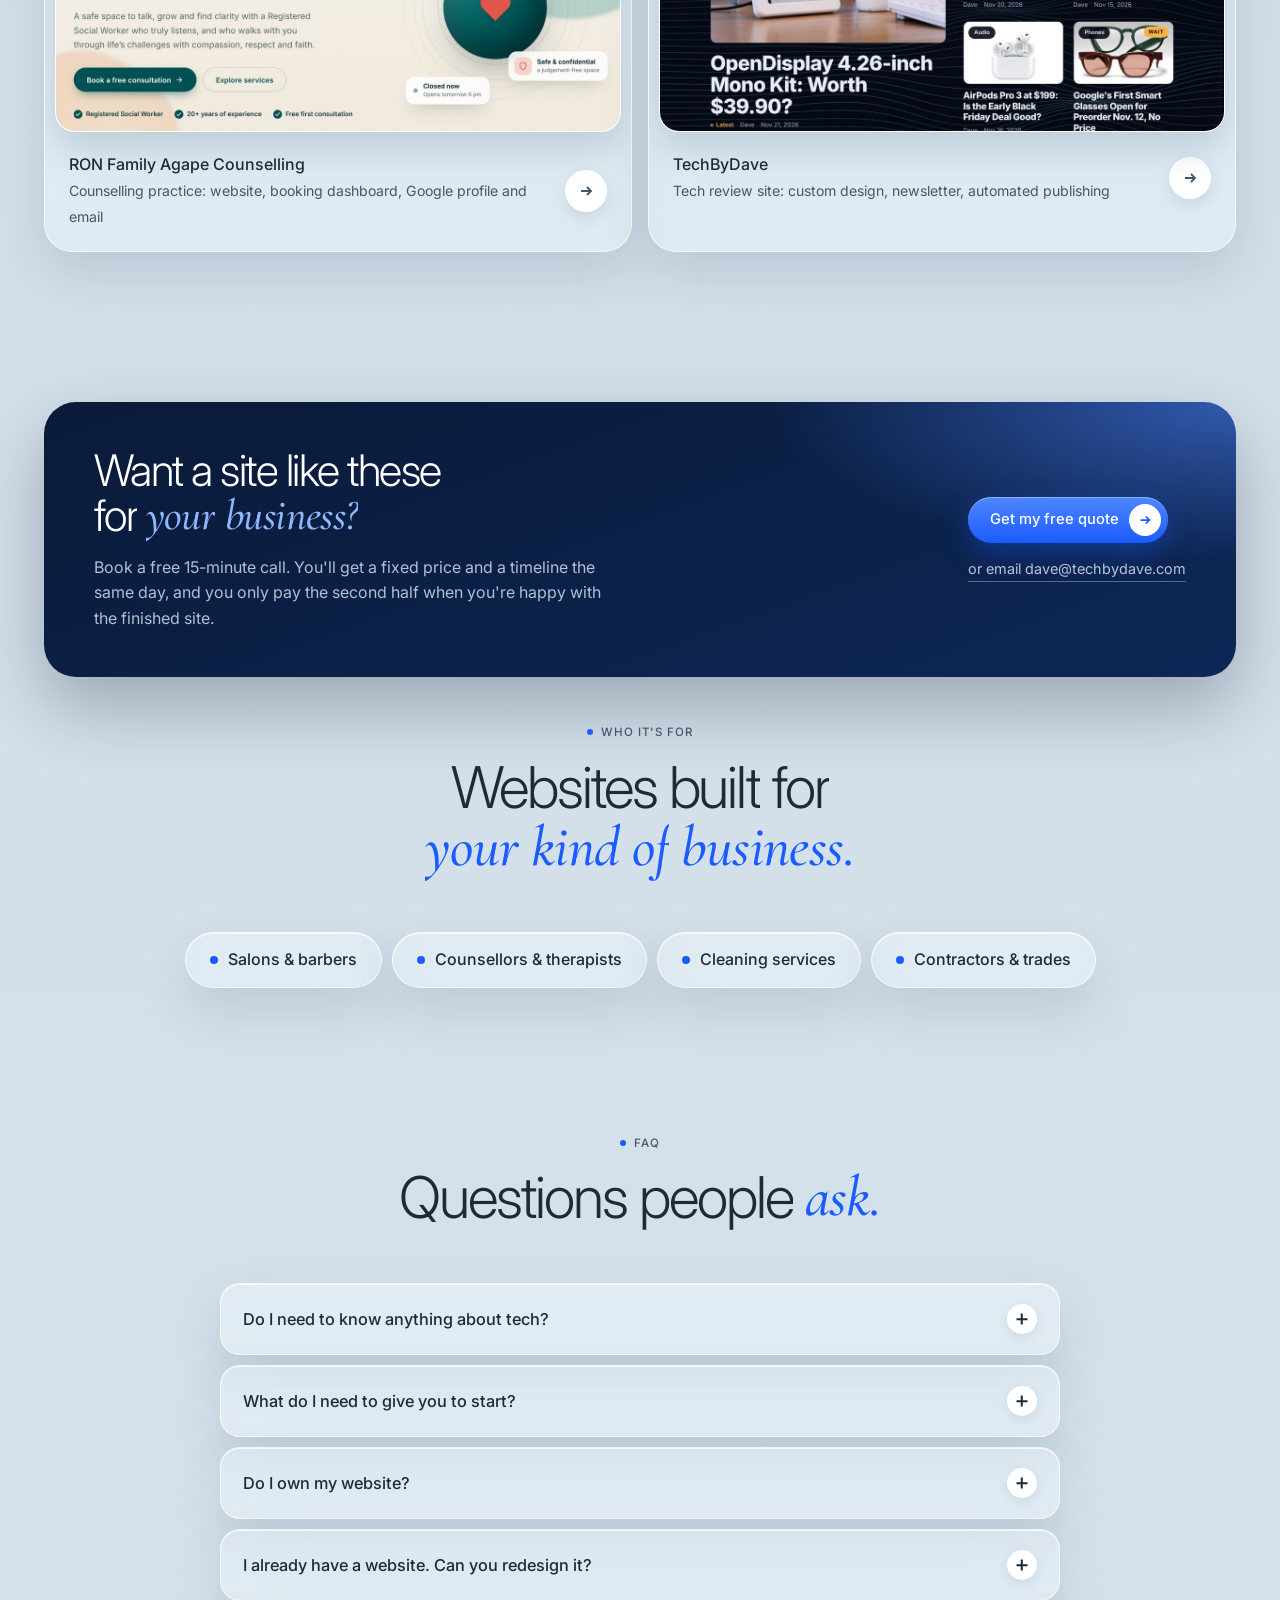
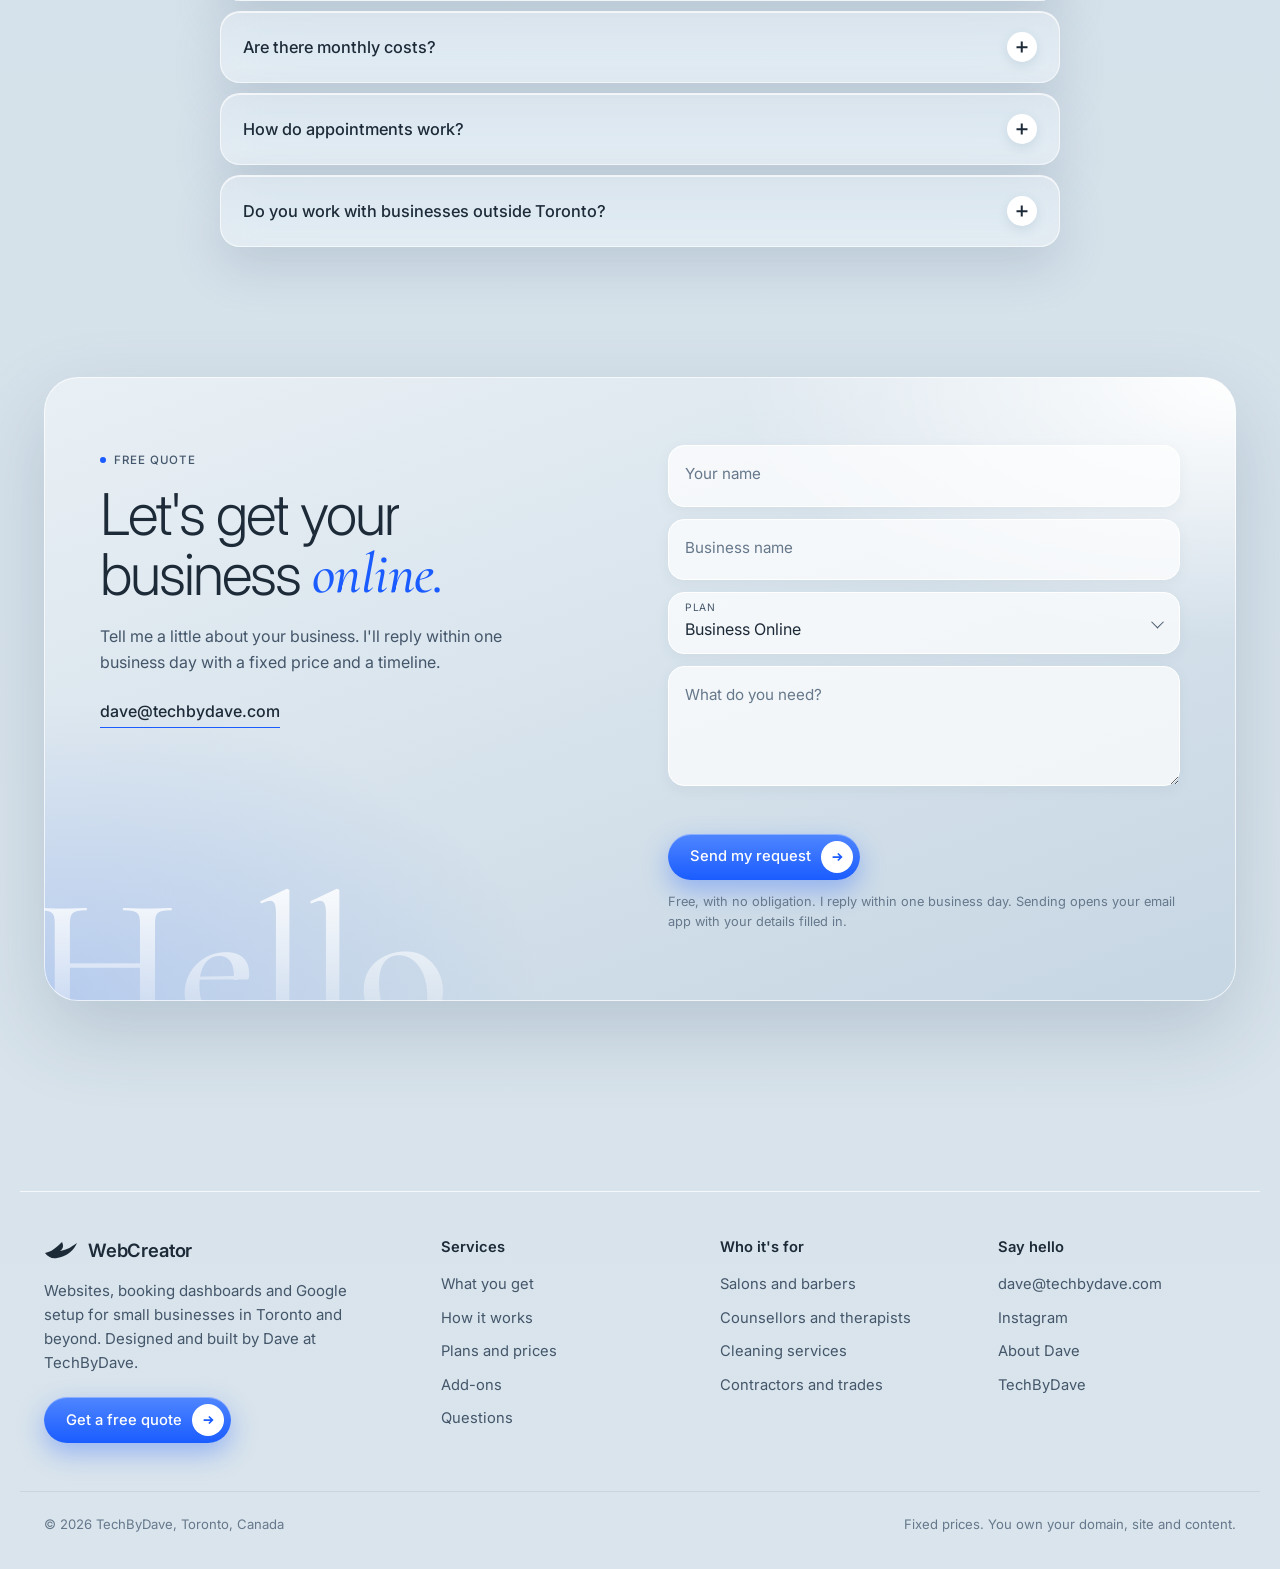
<file: plans/index.html>
<!DOCTYPE html>
<html lang="en">
<head>
<meta charset="utf-8">
<meta name="viewport" content="width=device-width, initial-scale=1">
<title>Plans &amp; prices | WebCreator by TechByDave</title>
<meta name="robots" content="noindex">
<link rel="canonical" href="https://webcreator.techbydave.com/#plans">
<meta http-equiv="refresh" content="0; url=/#plans">
<script>location.replace("/#plans");</script>
</head>
<body style="font-family:system-ui,sans-serif;background:#d6e2eb;color:#1d2a38;display:grid;place-items:center;min-height:100vh;margin:0">
<p><a href="/#plans">Continue to Plans &amp; prices →</a></p>
</body>
</html>
</file>
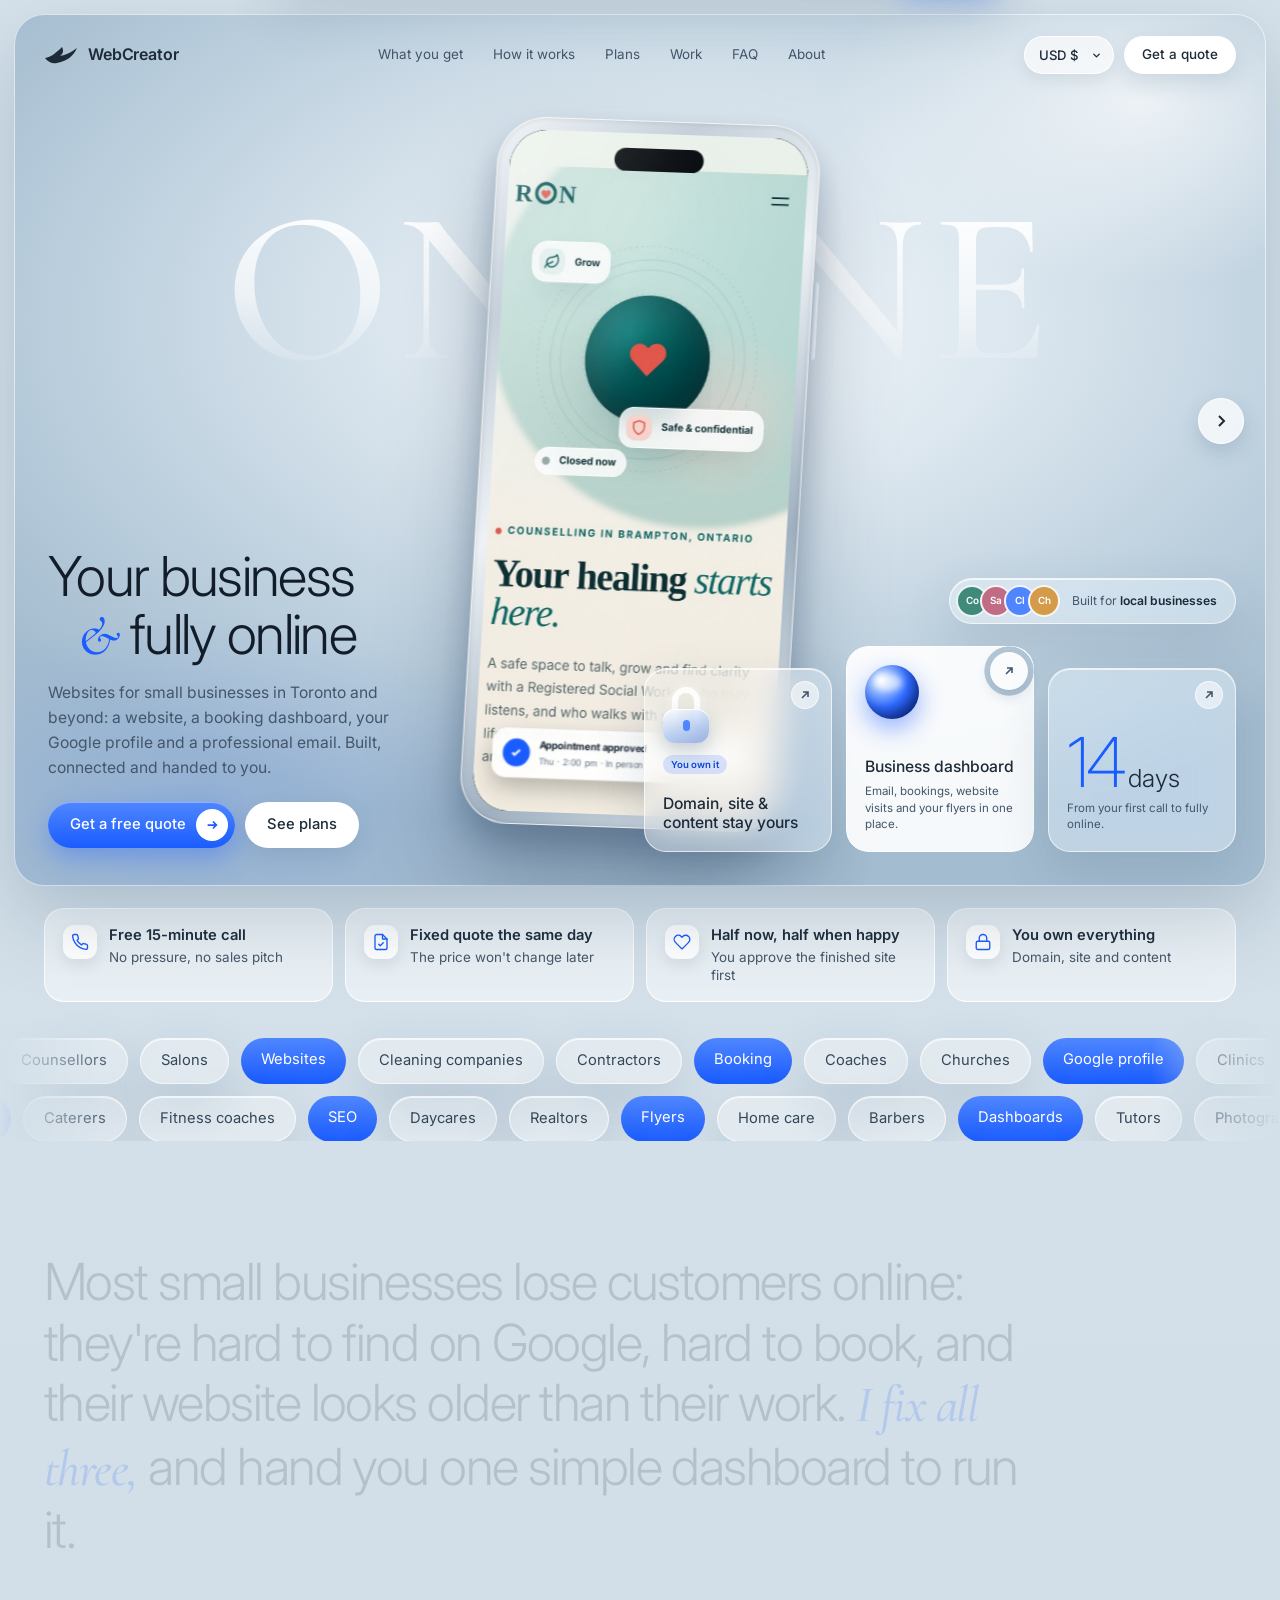
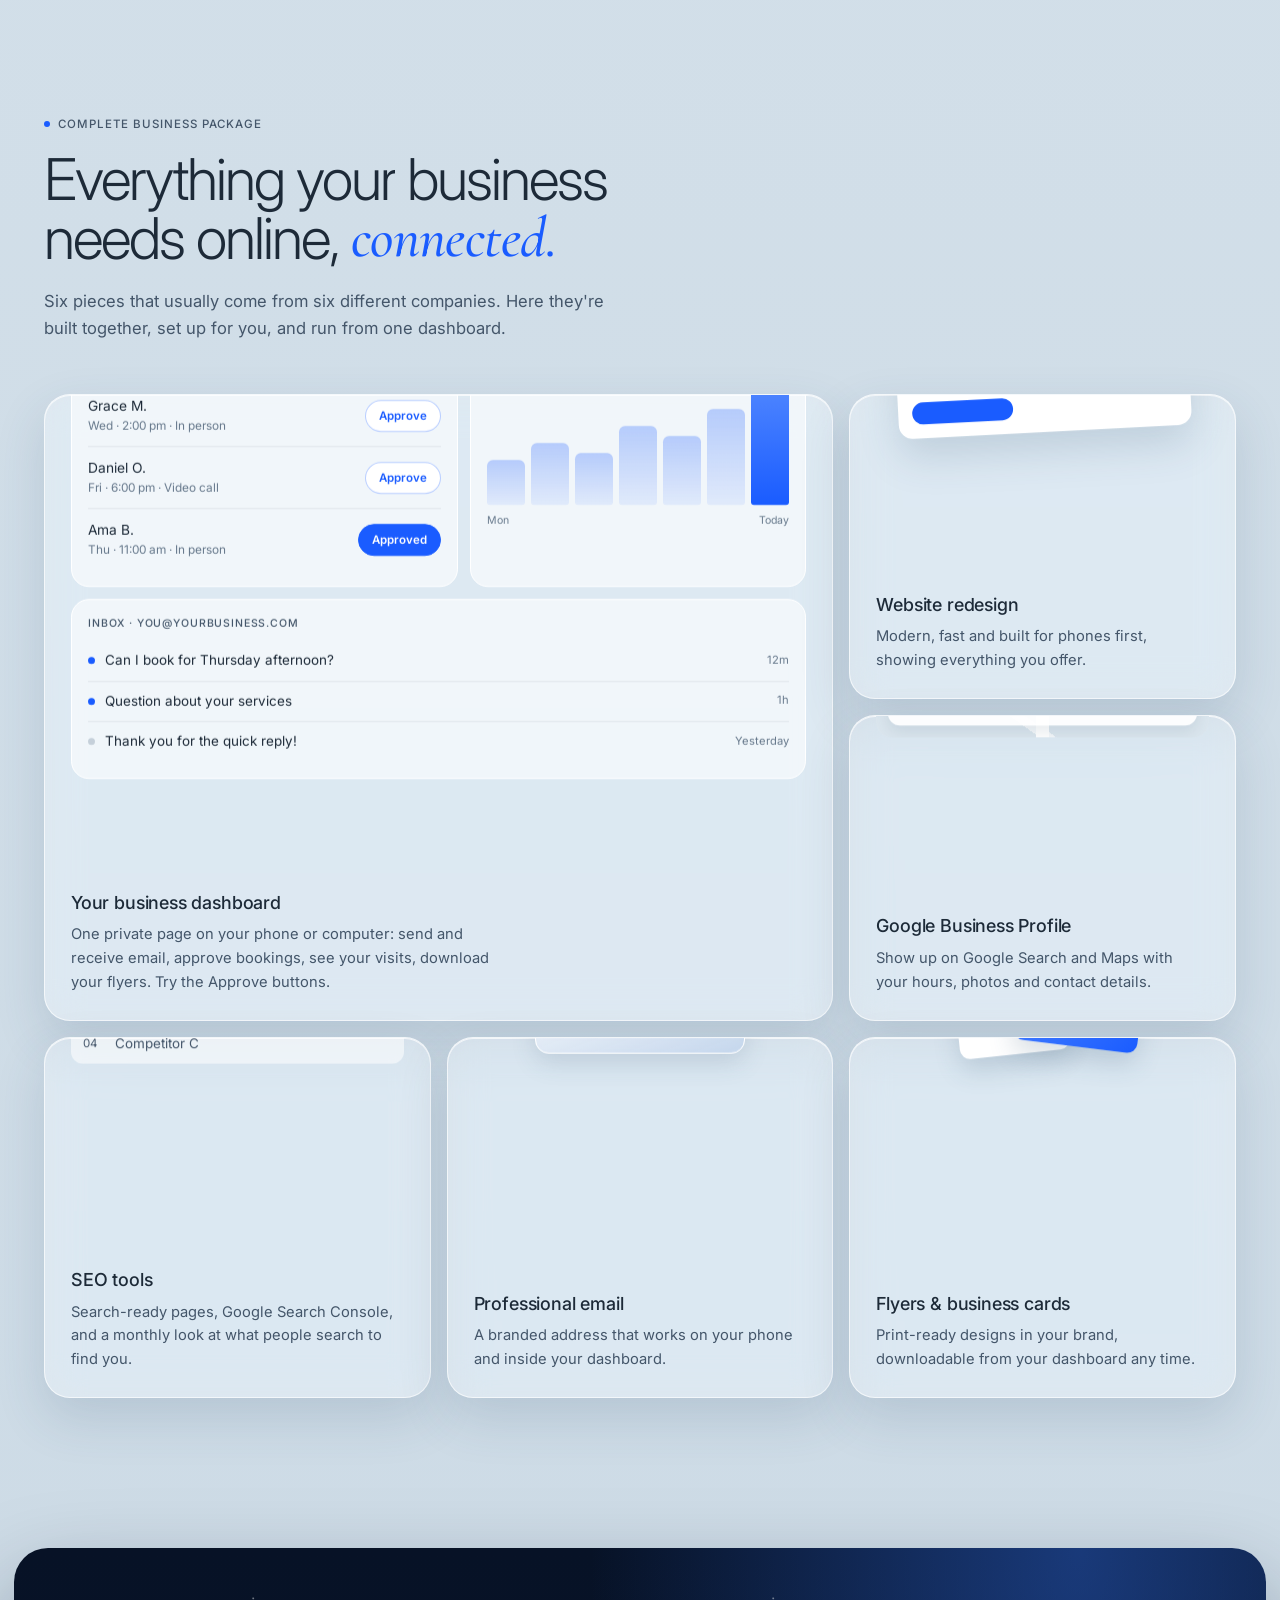
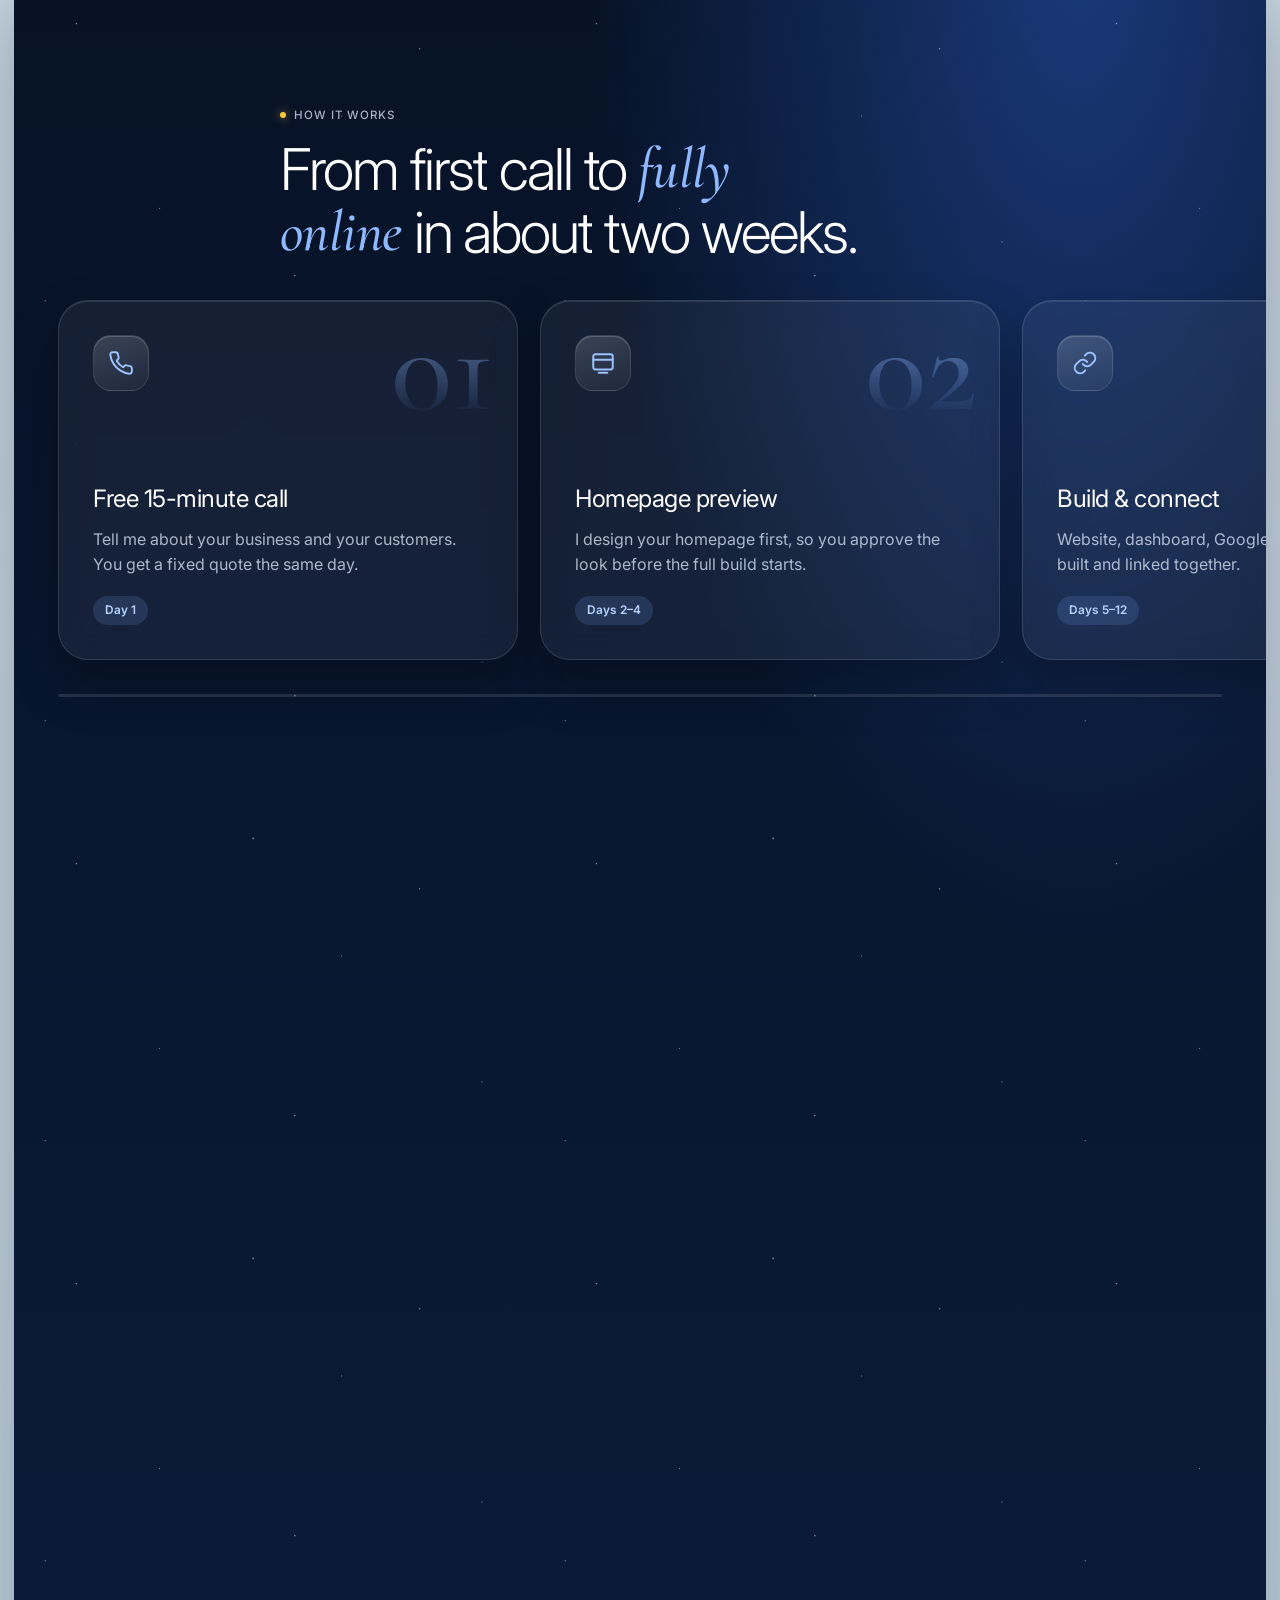
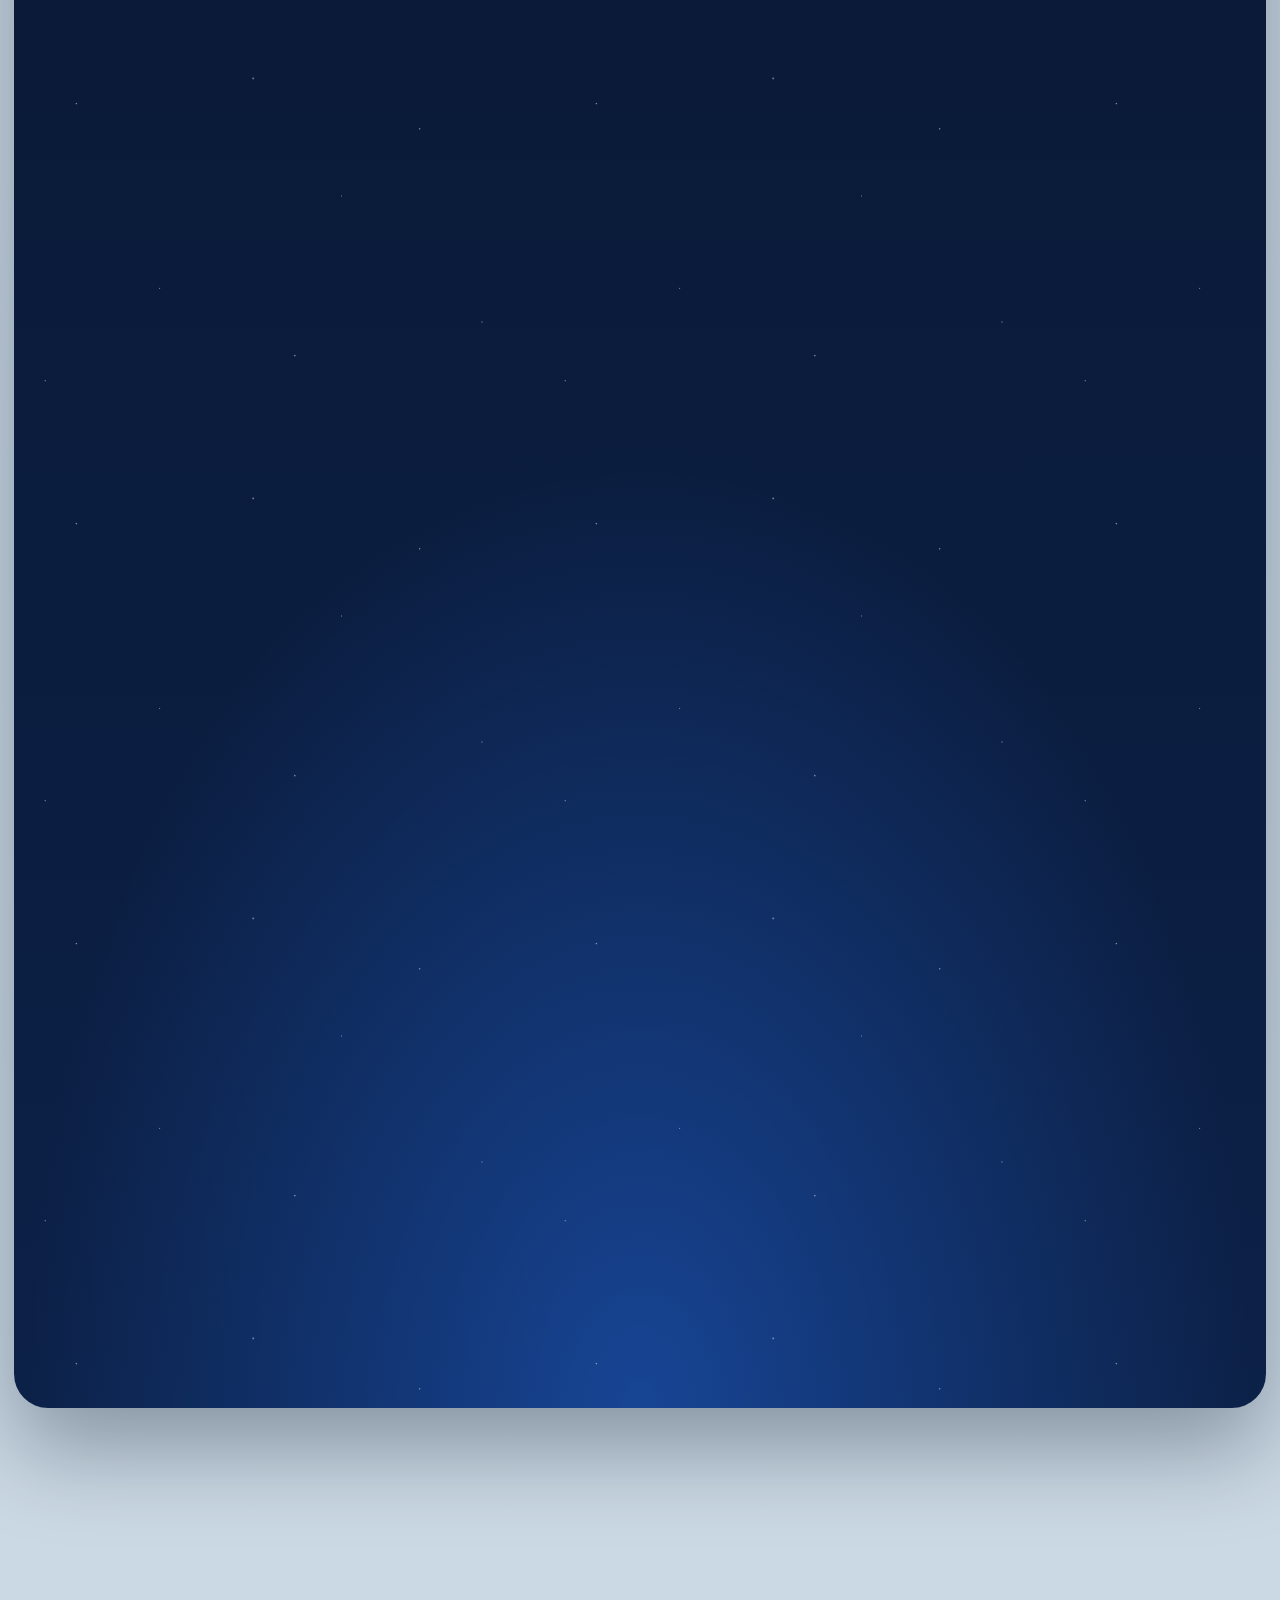
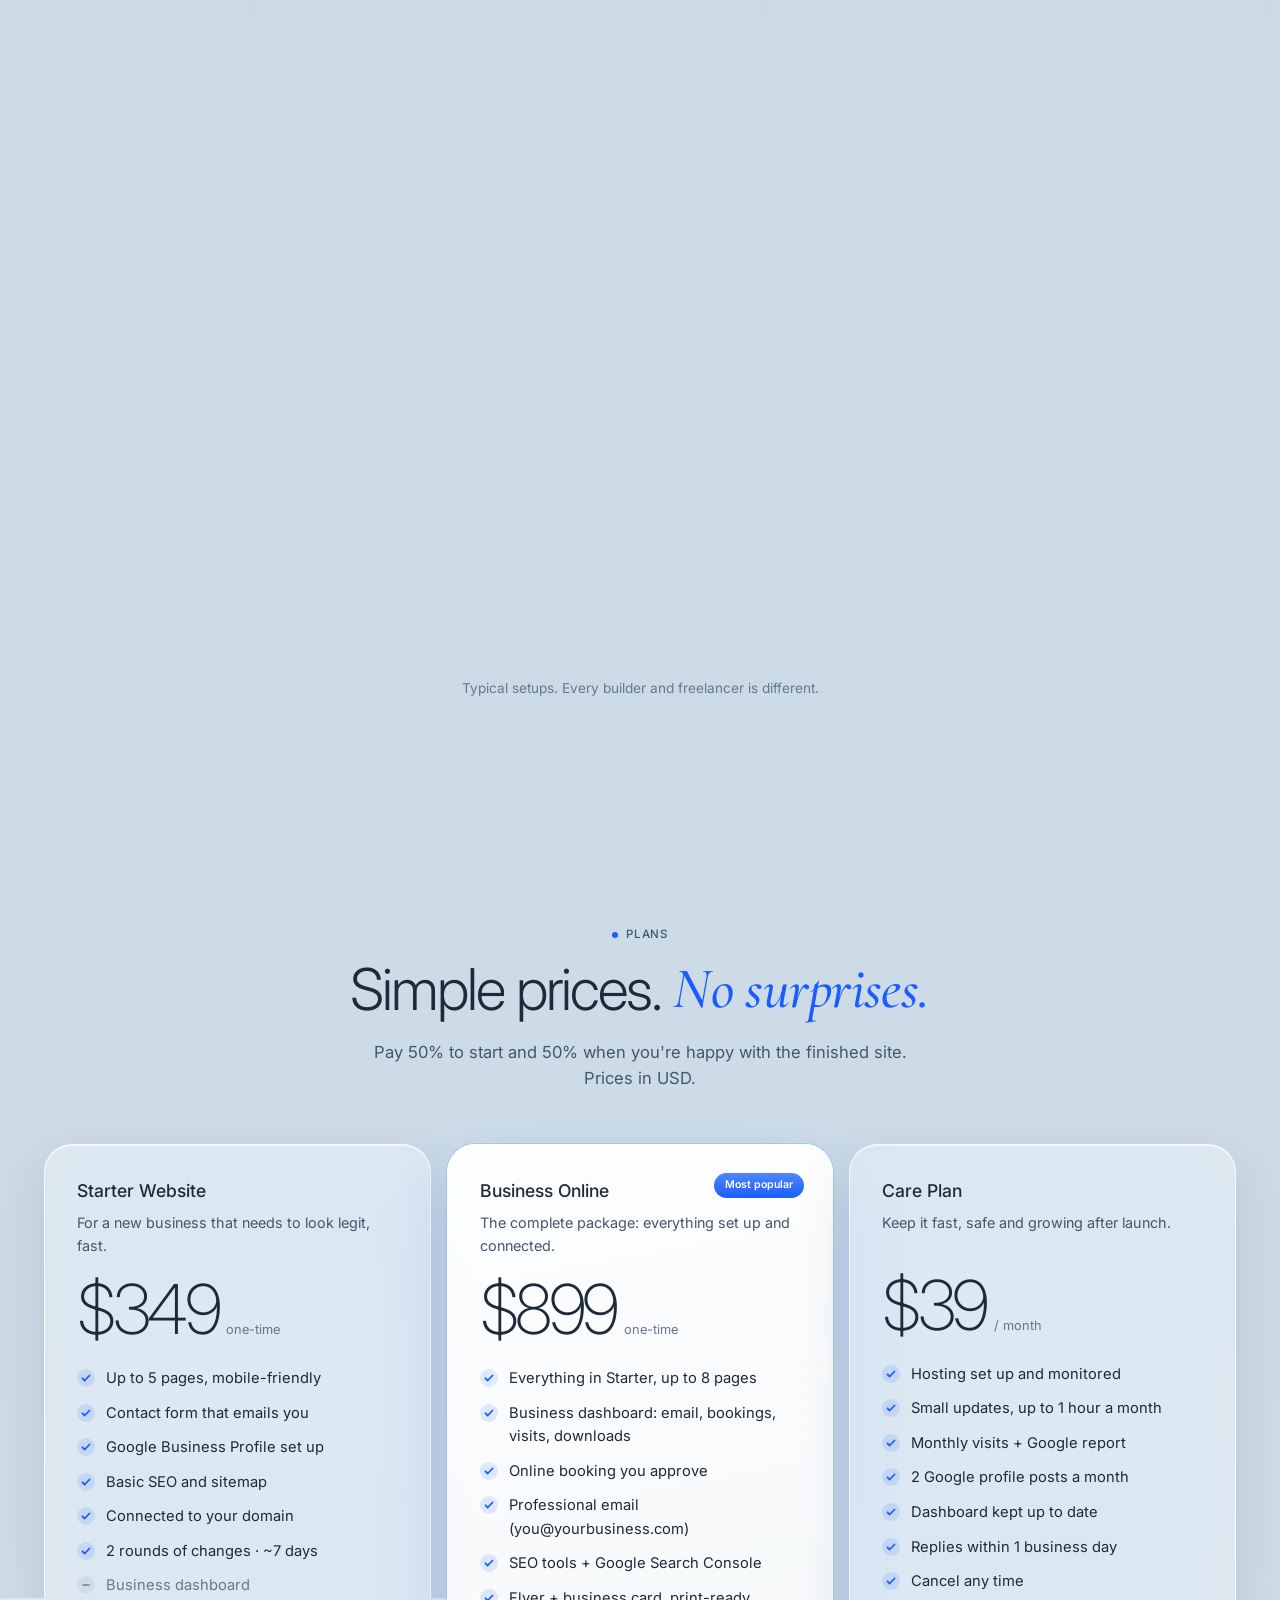
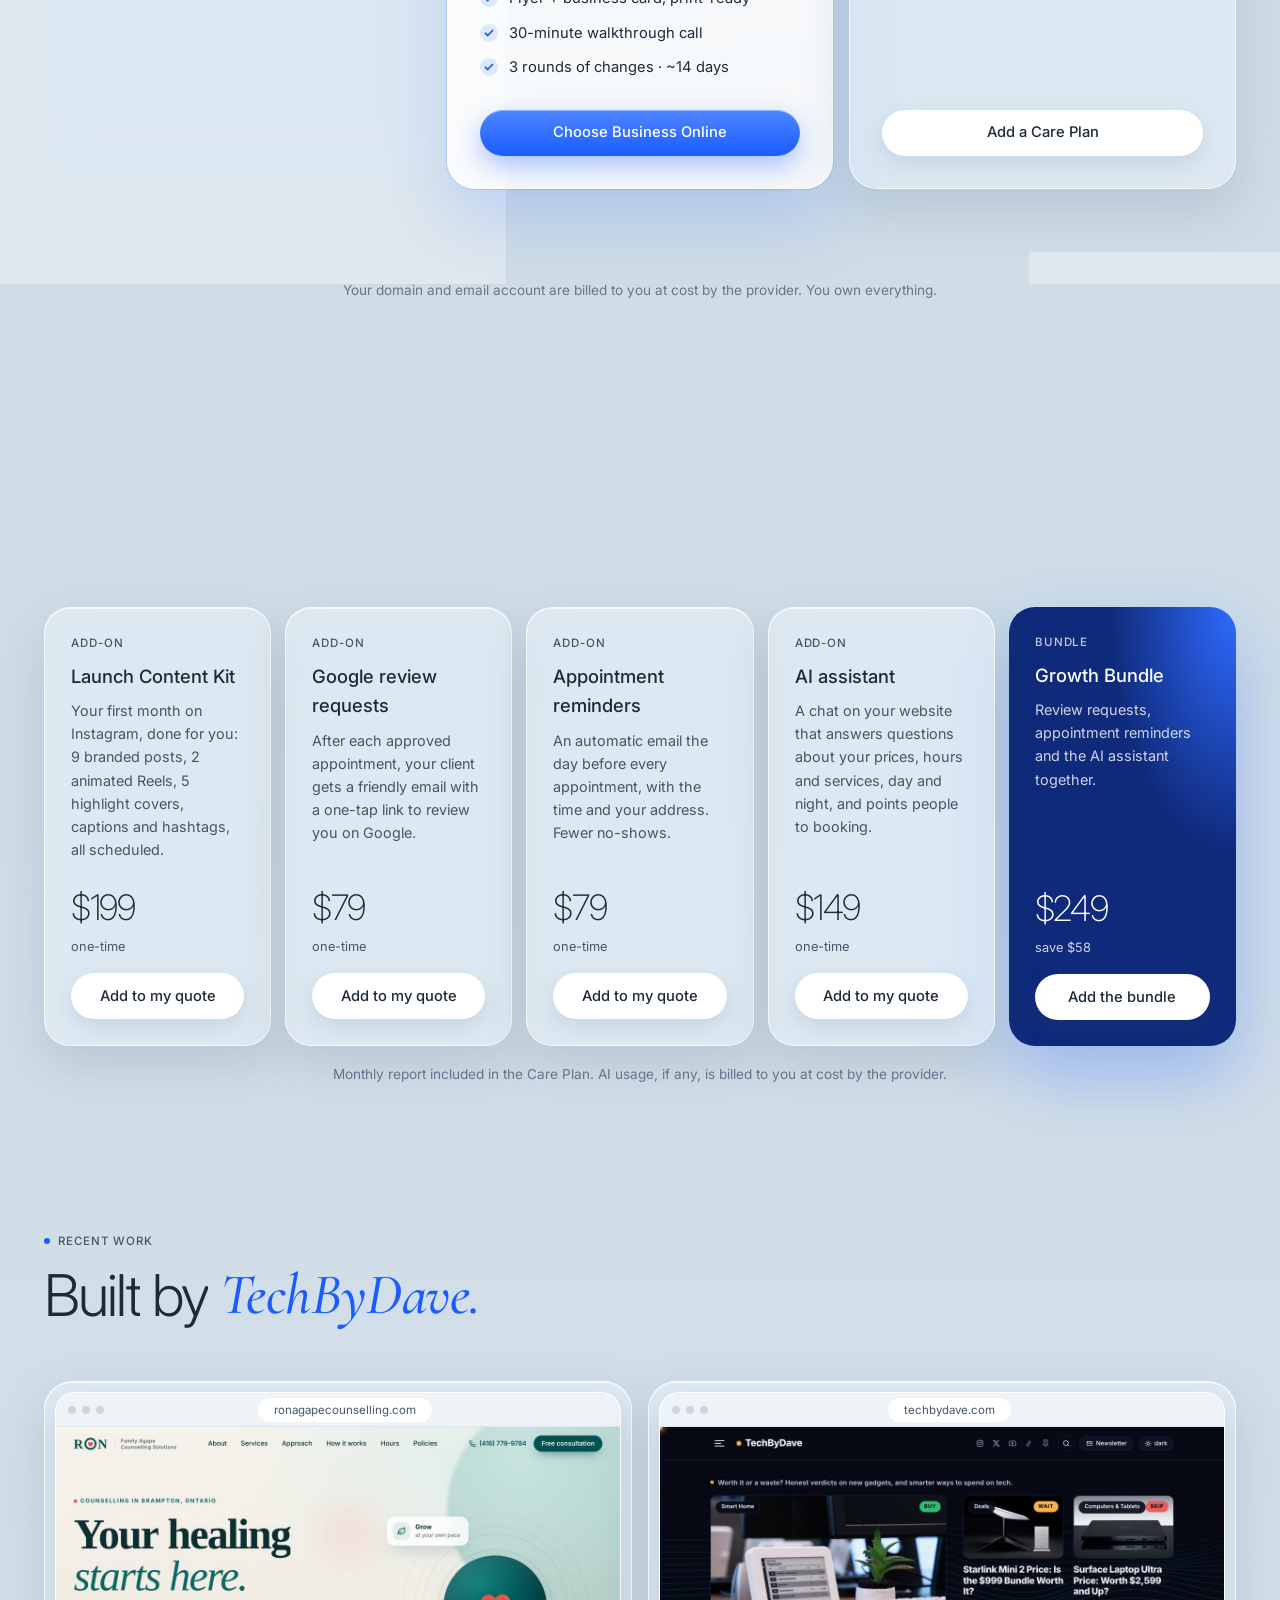
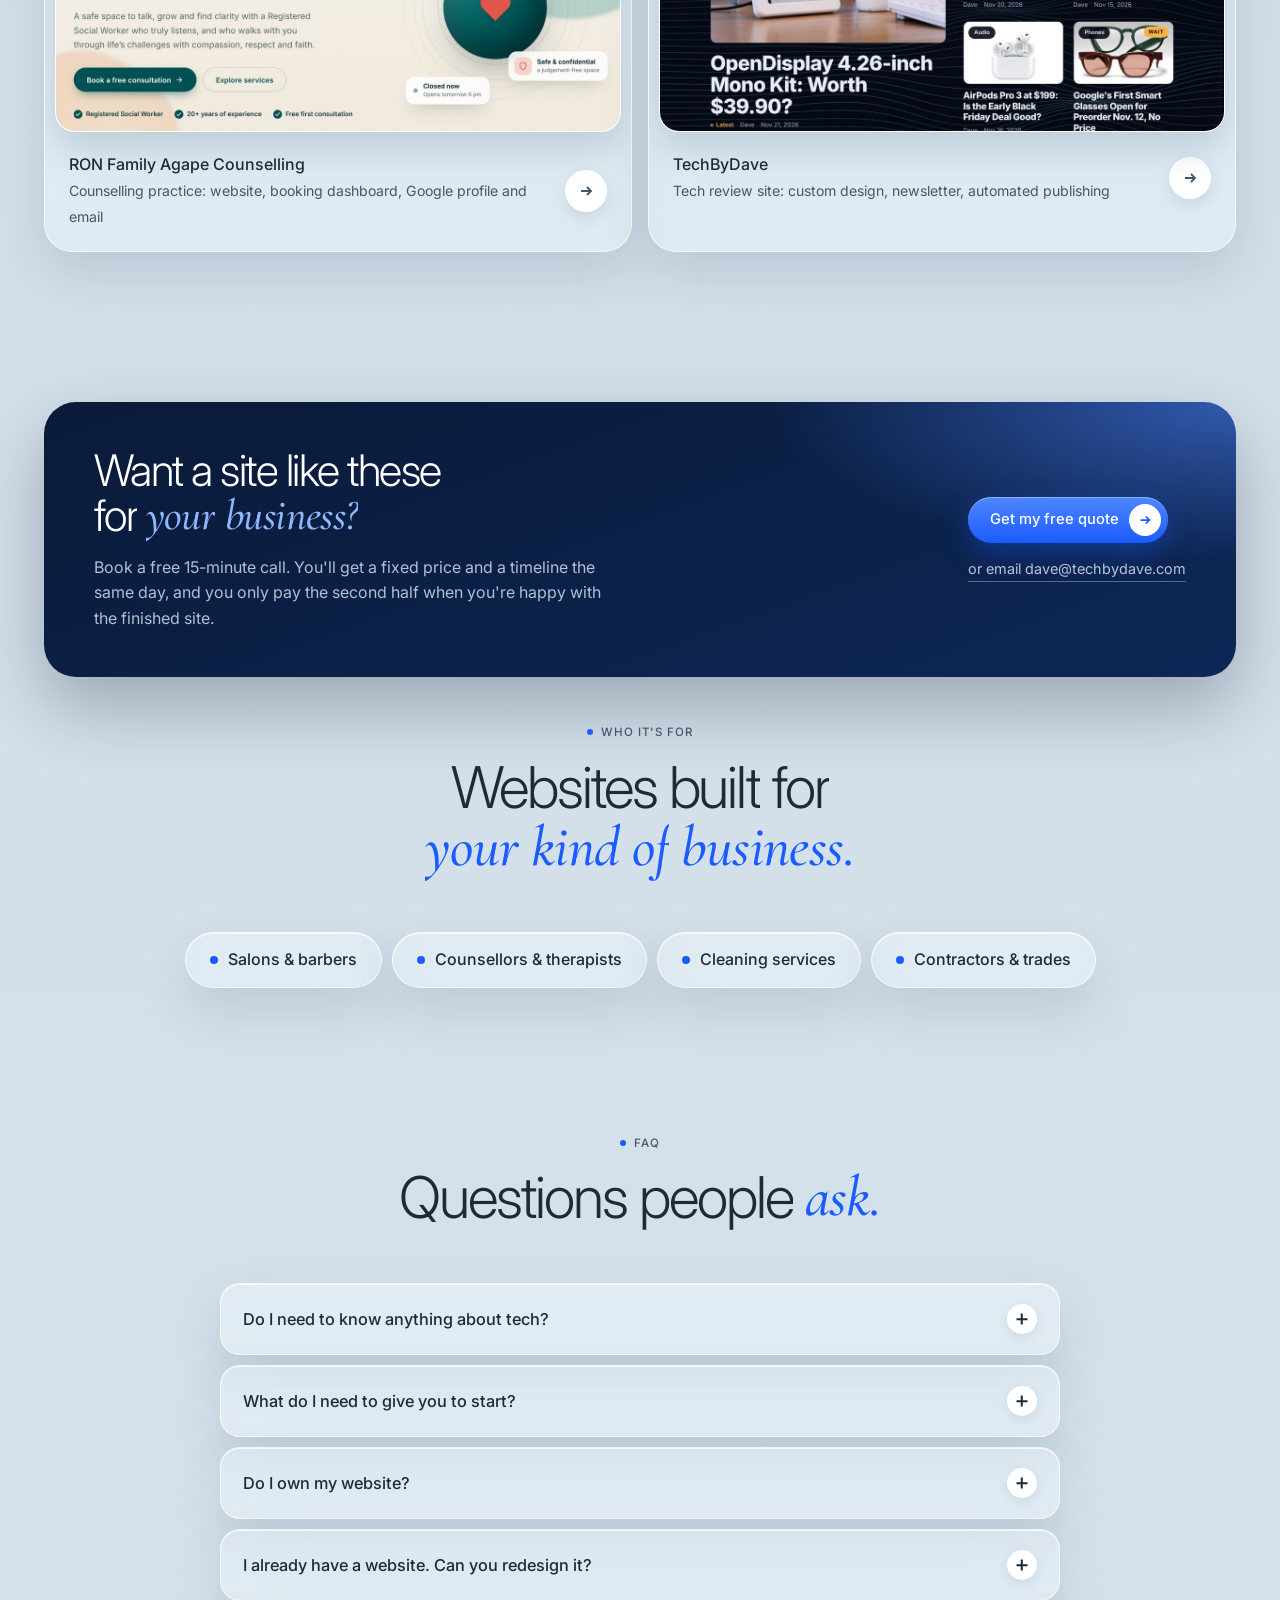
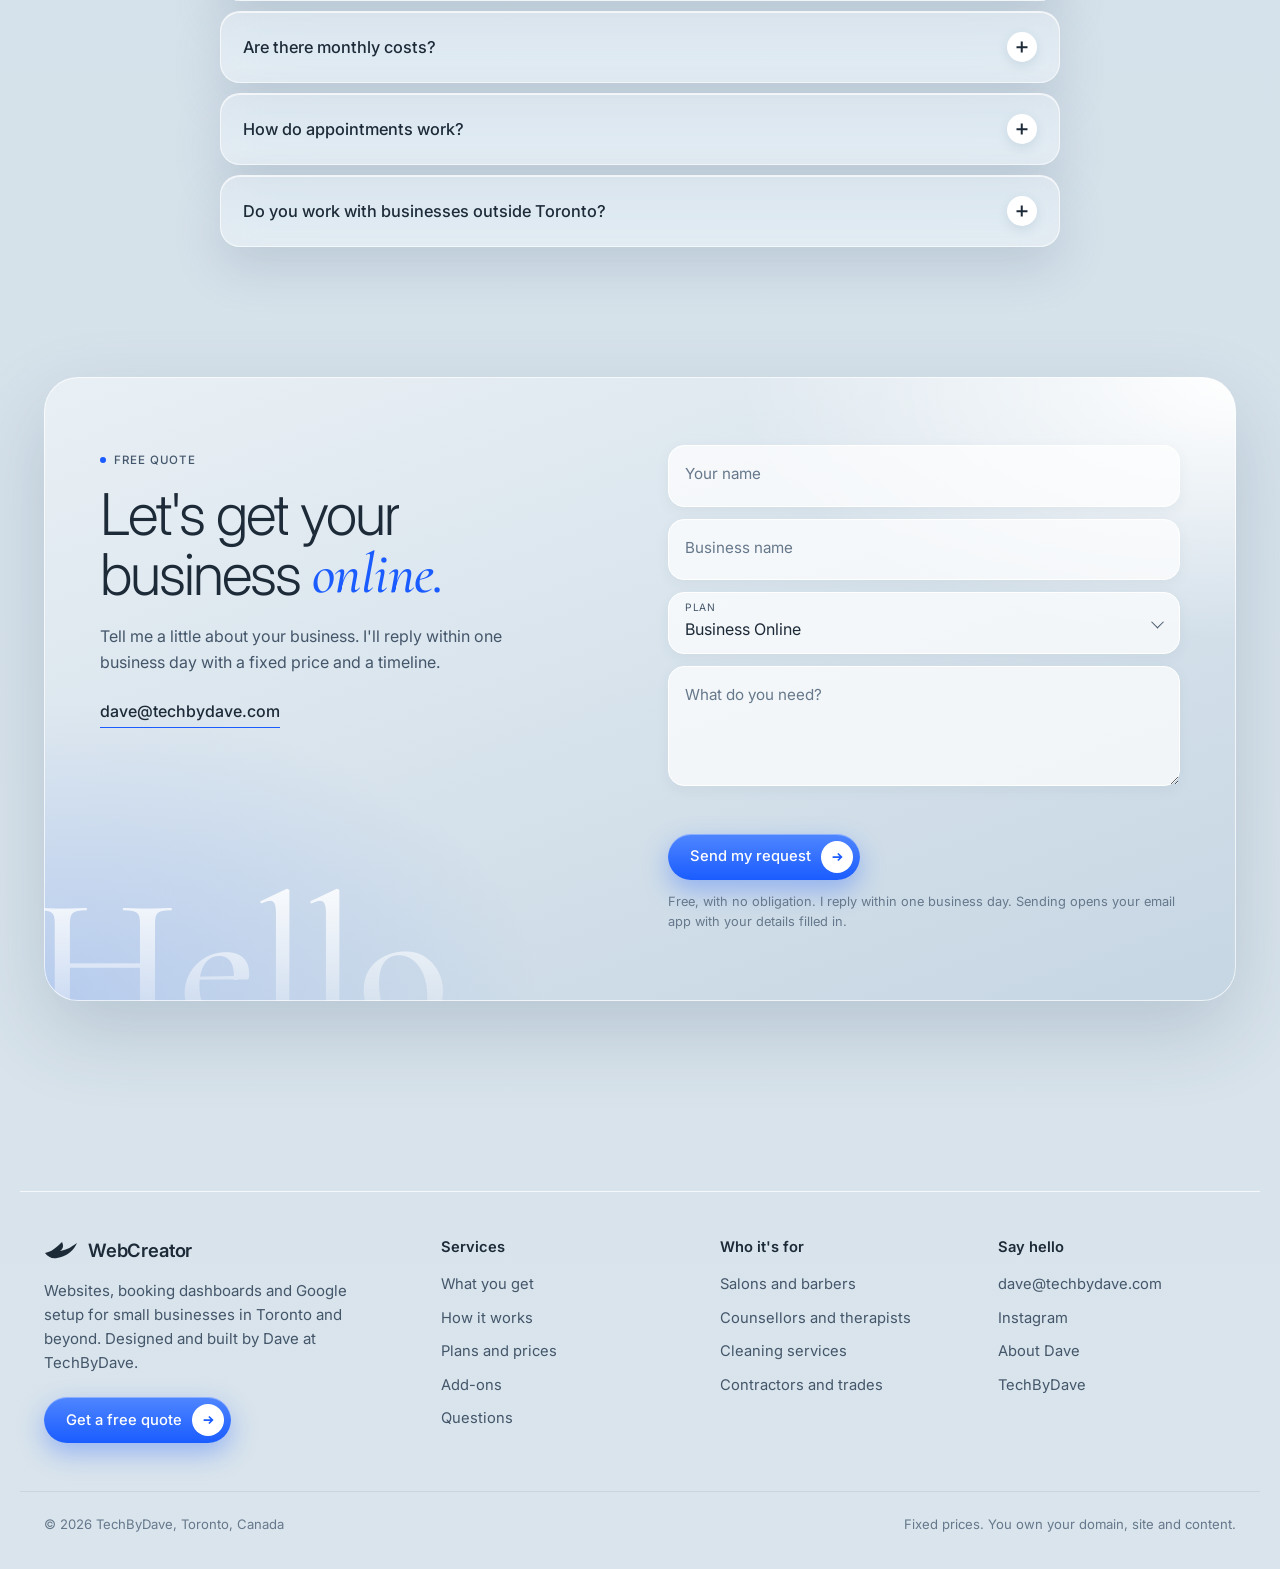
<file: process/index.html>
<!DOCTYPE html>
<html lang="en">
<head>
<meta charset="utf-8">
<meta name="viewport" content="width=device-width, initial-scale=1">
<title>How it works | WebCreator by TechByDave</title>
<meta name="robots" content="noindex">
<link rel="canonical" href="https://webcreator.techbydave.com/#process">
<meta http-equiv="refresh" content="0; url=/#process">
<script>location.replace("/#process");</script>
</head>
<body style="font-family:system-ui,sans-serif;background:#d6e2eb;color:#1d2a38;display:grid;place-items:center;min-height:100vh;margin:0">
<p><a href="/#process">Continue to How it works →</a></p>
</body>
</html>
</file>
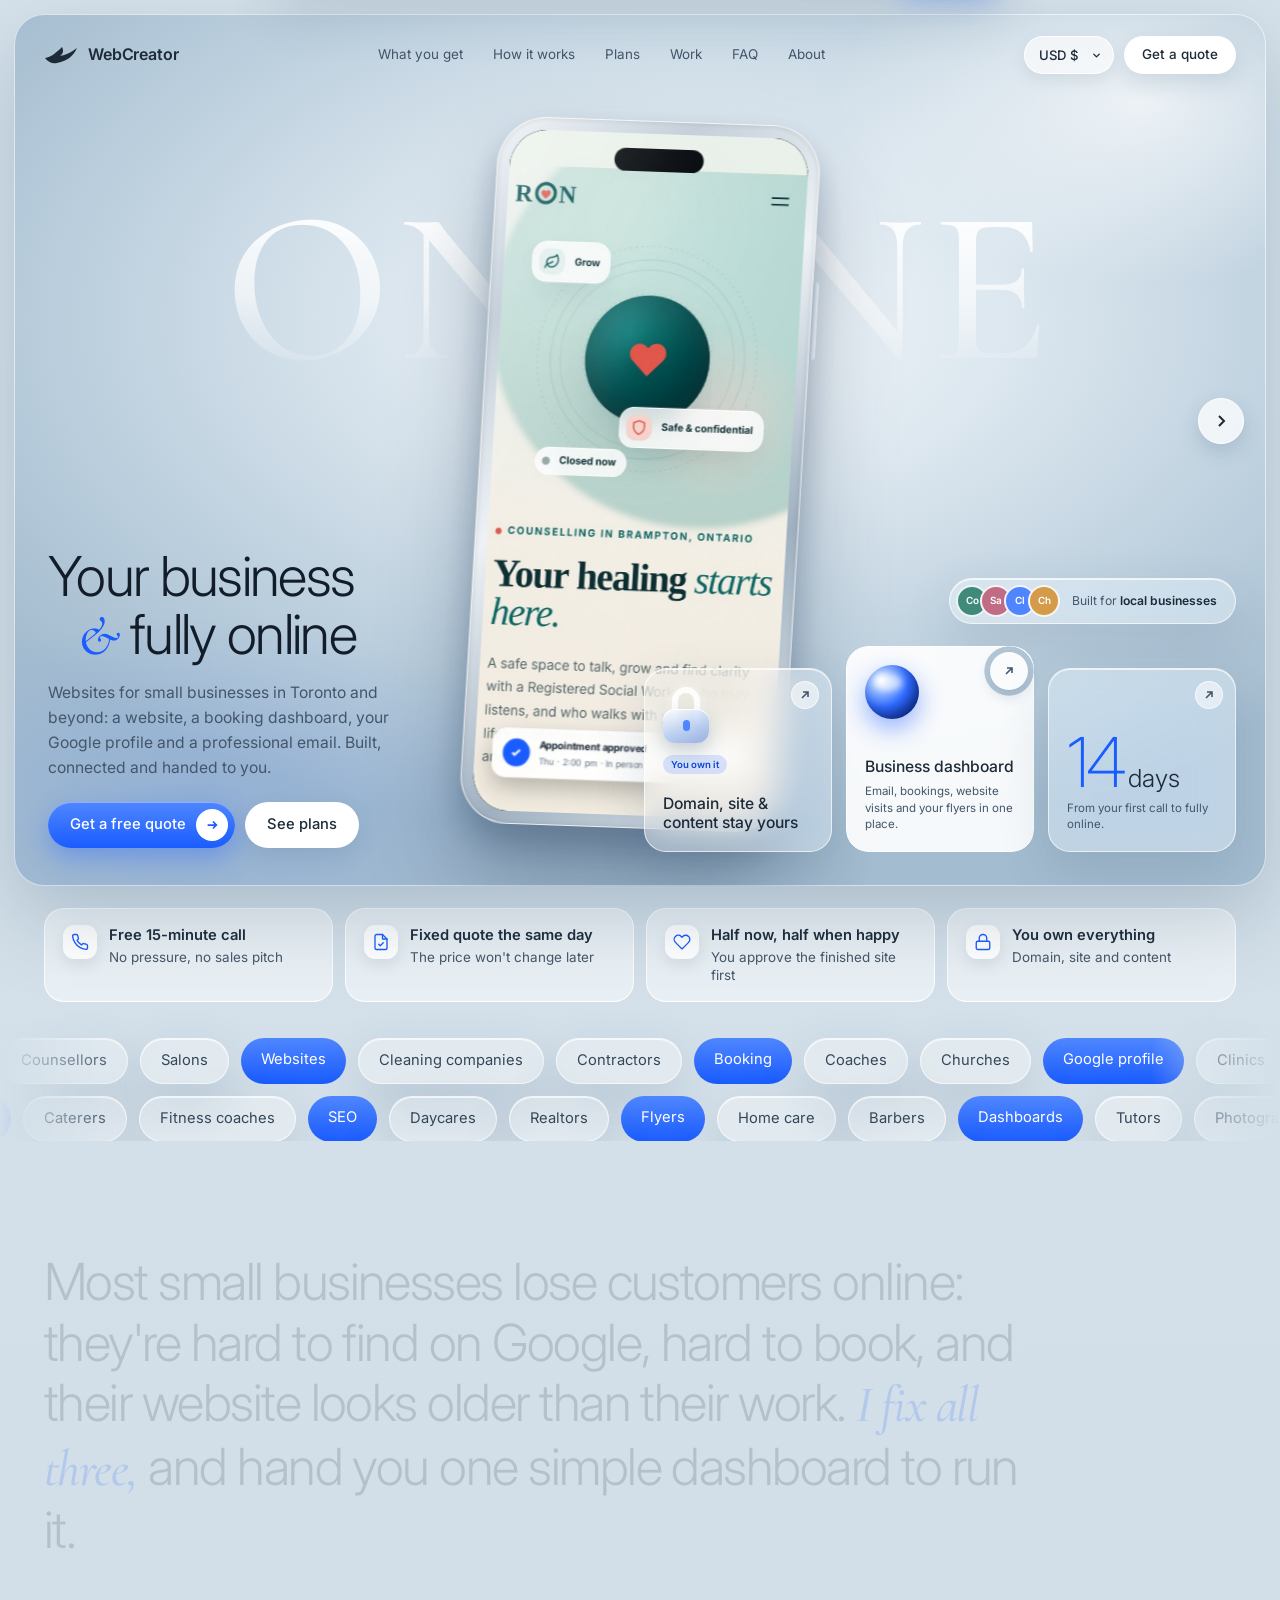
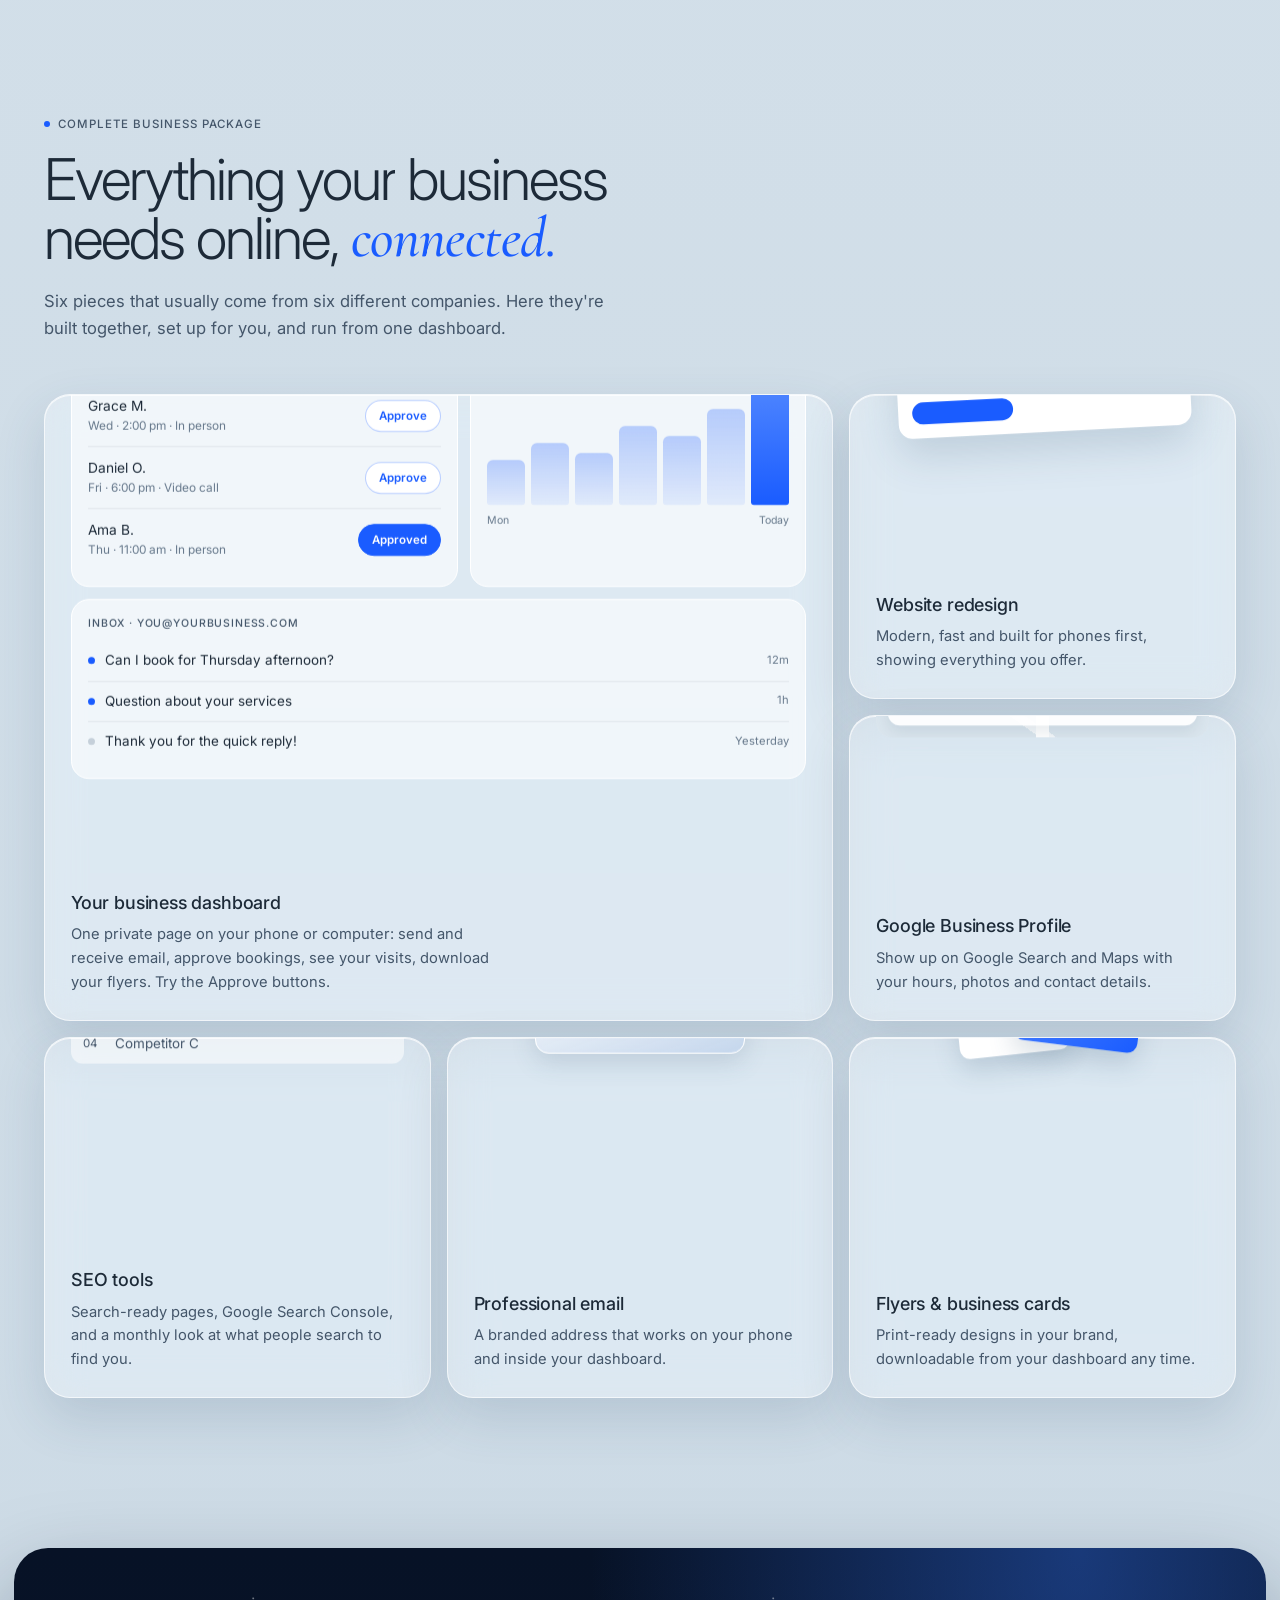
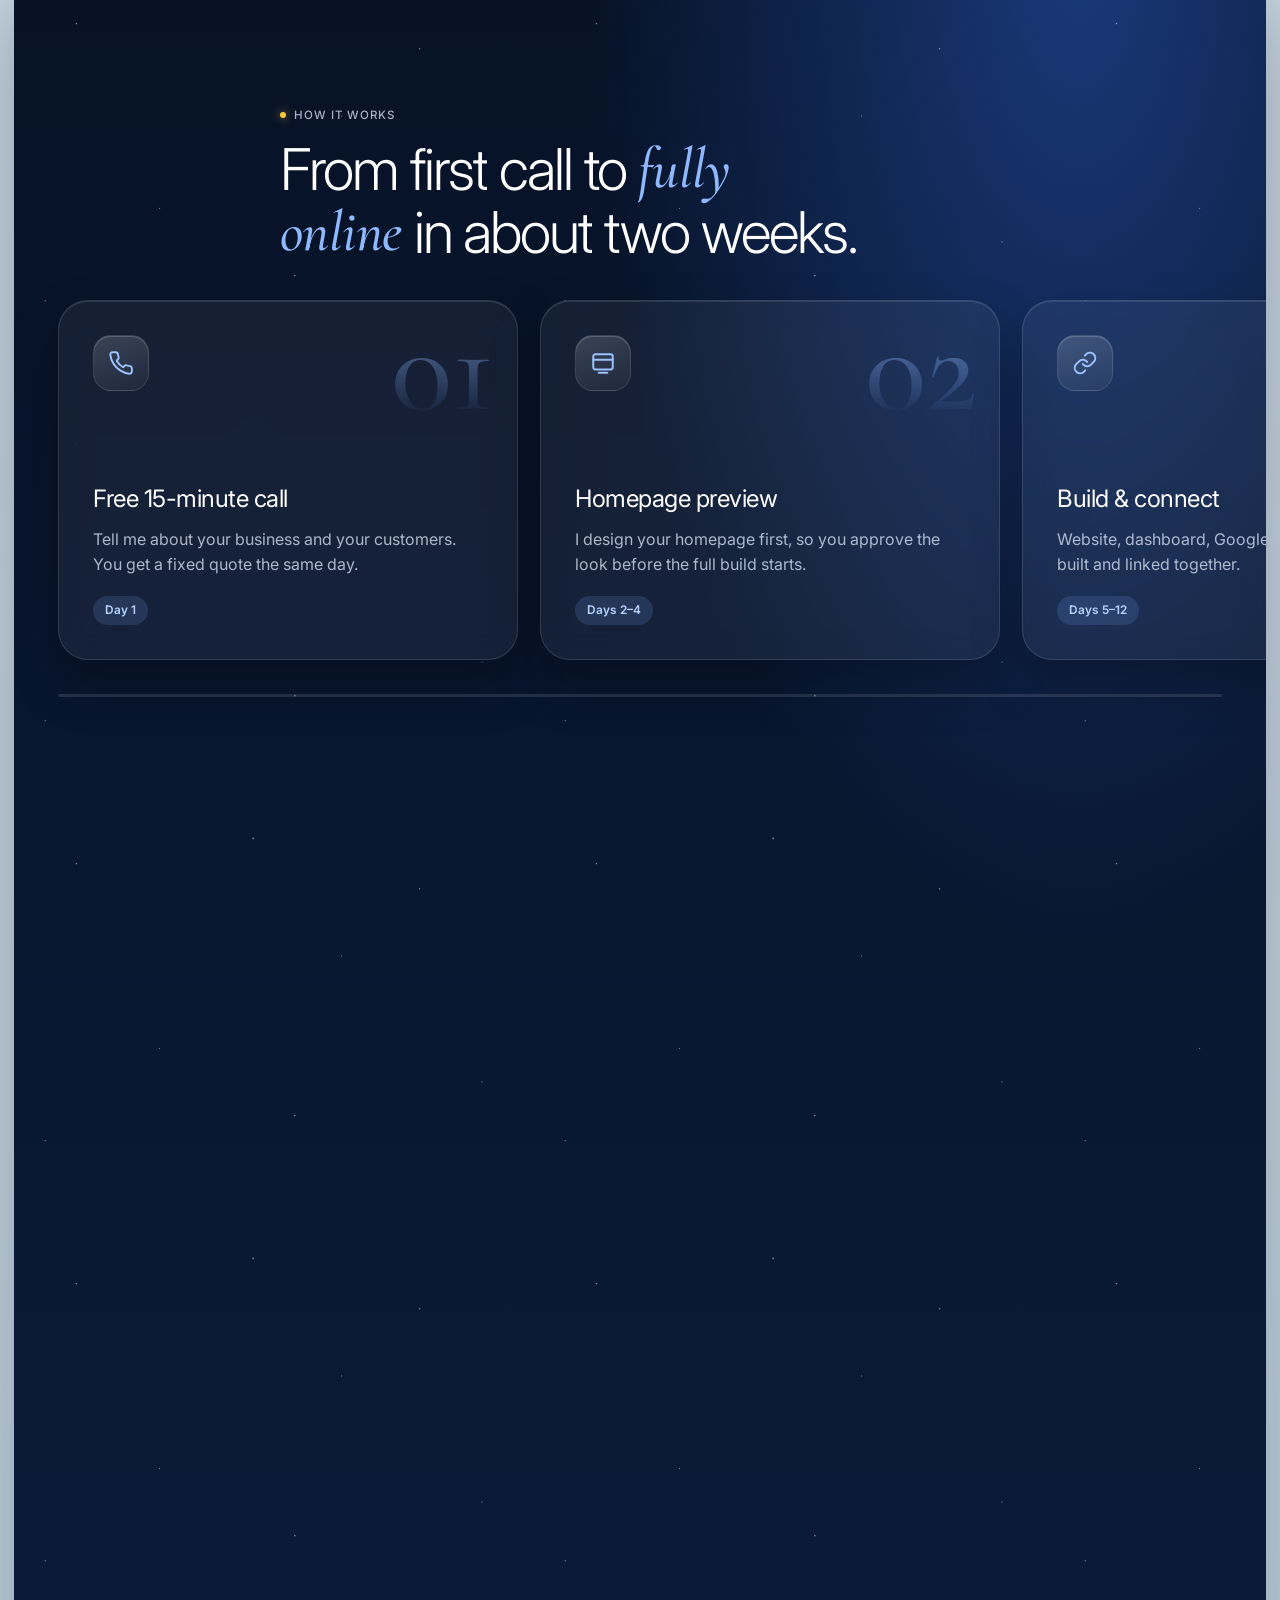
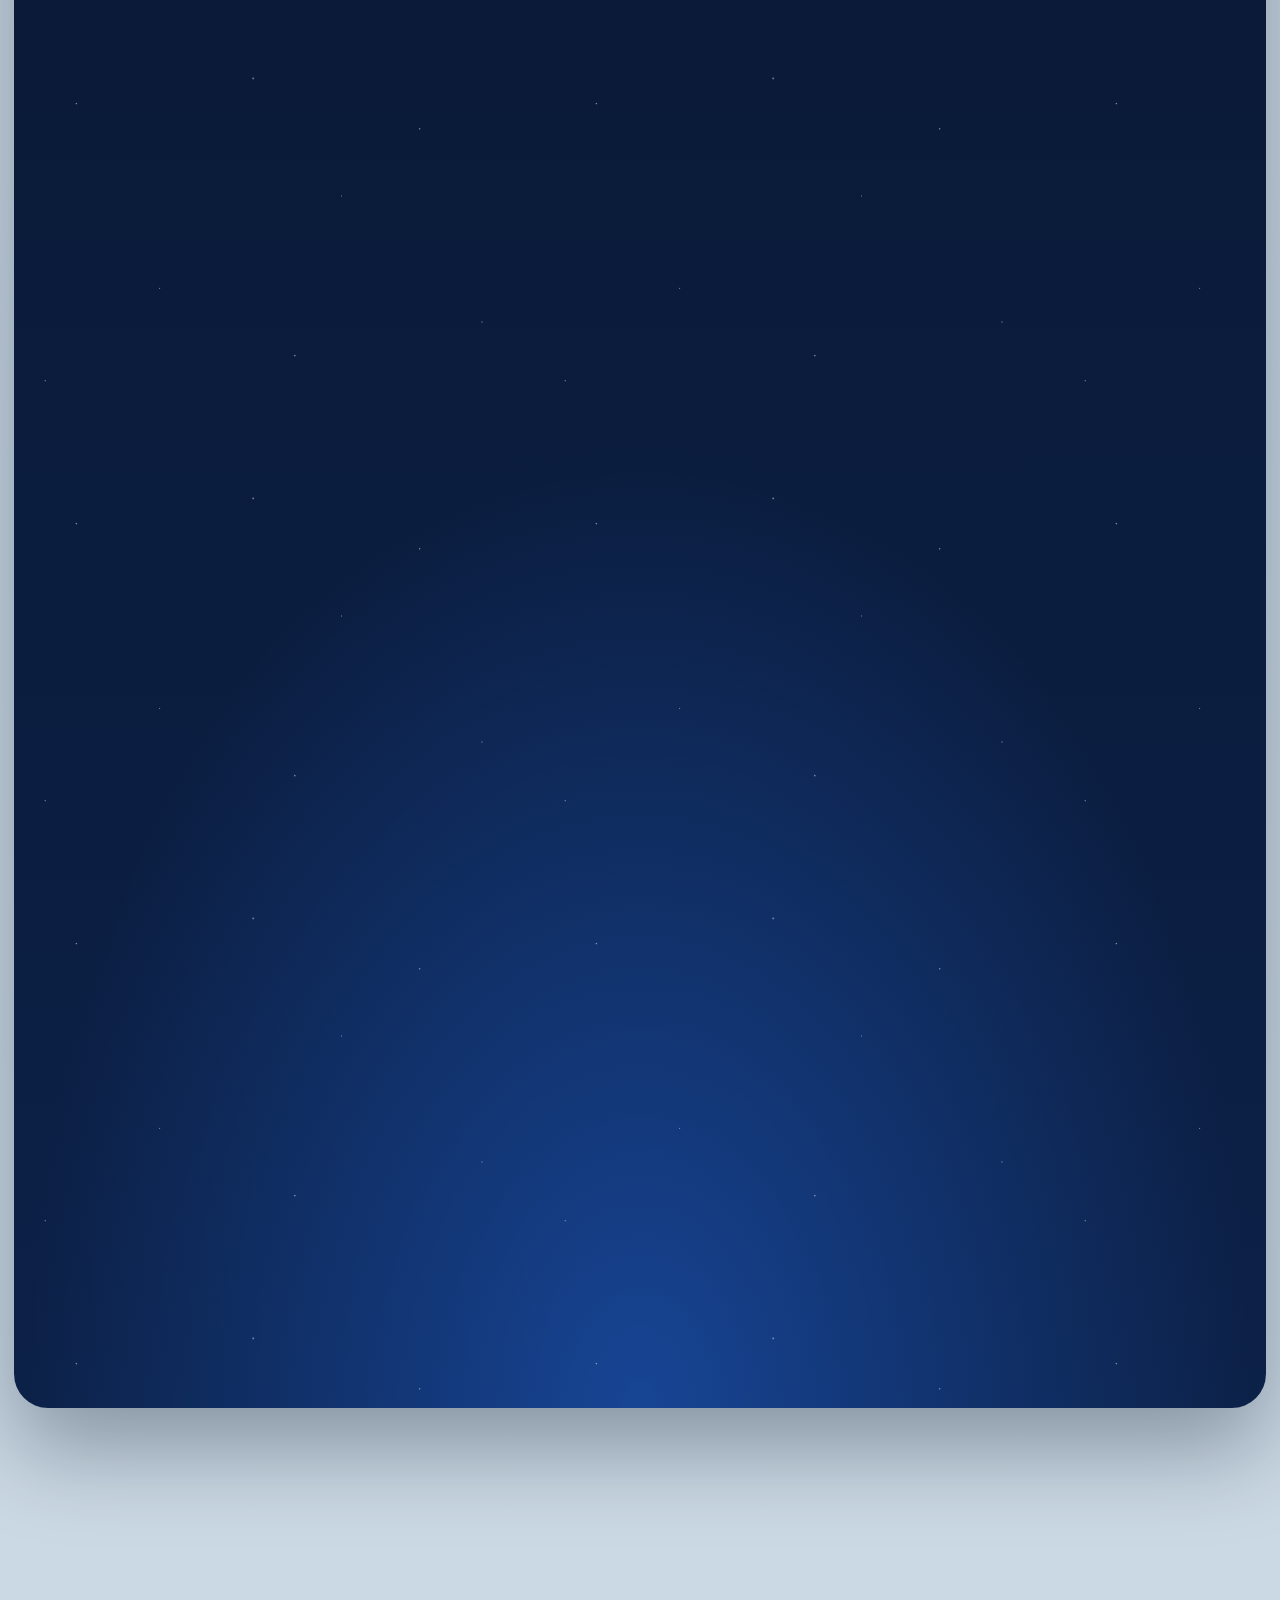
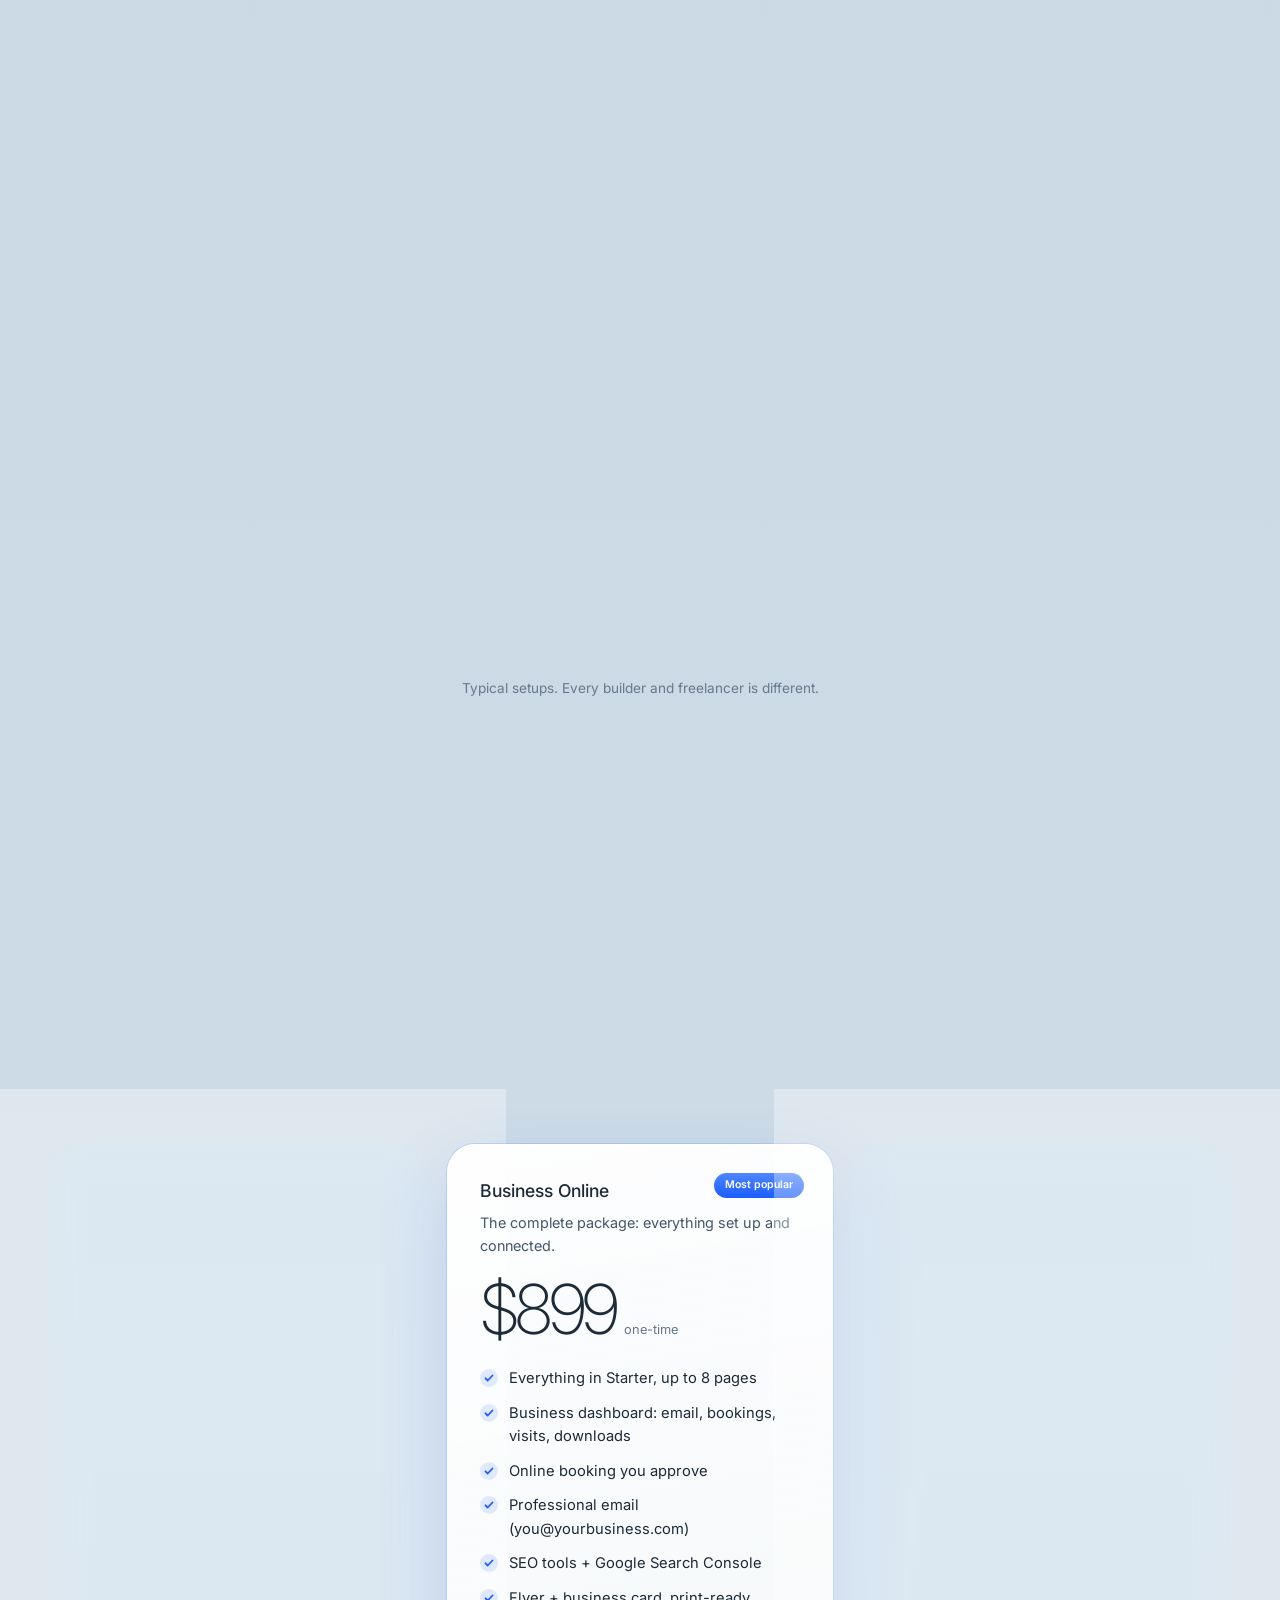
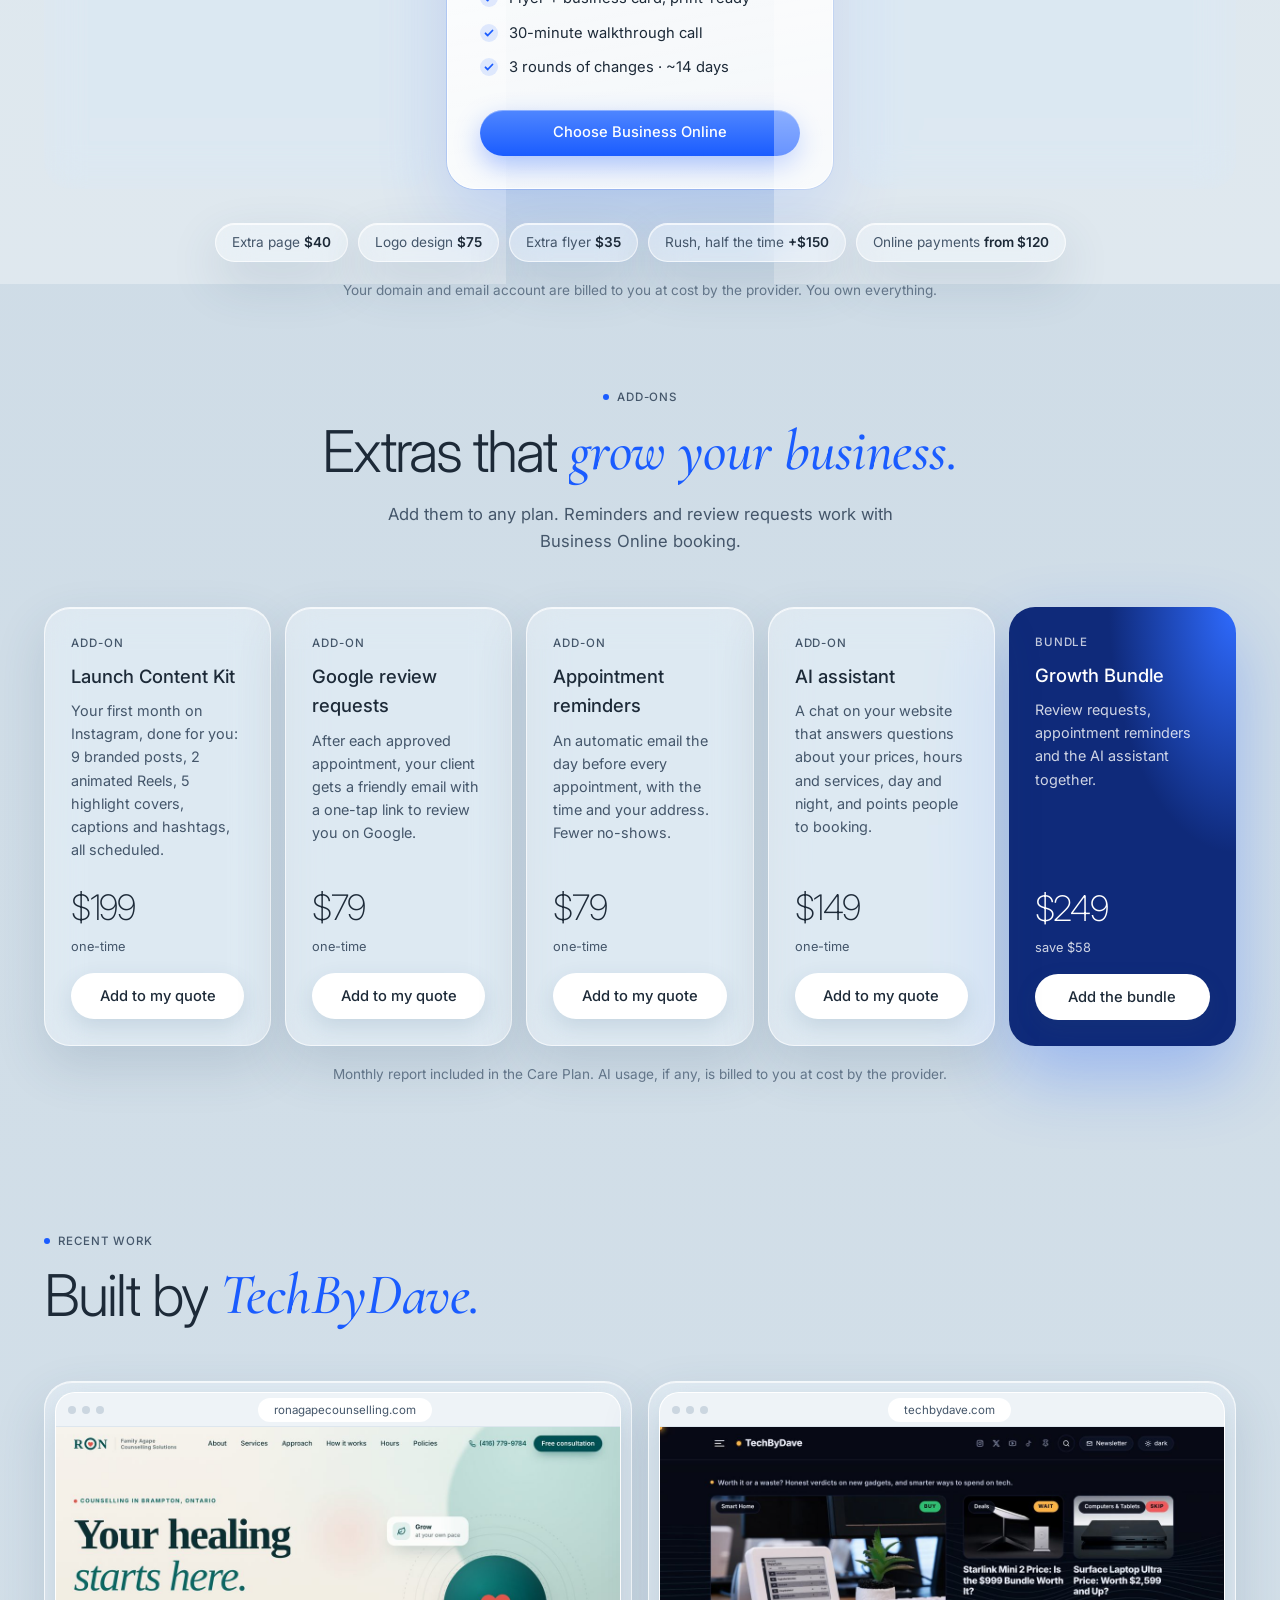
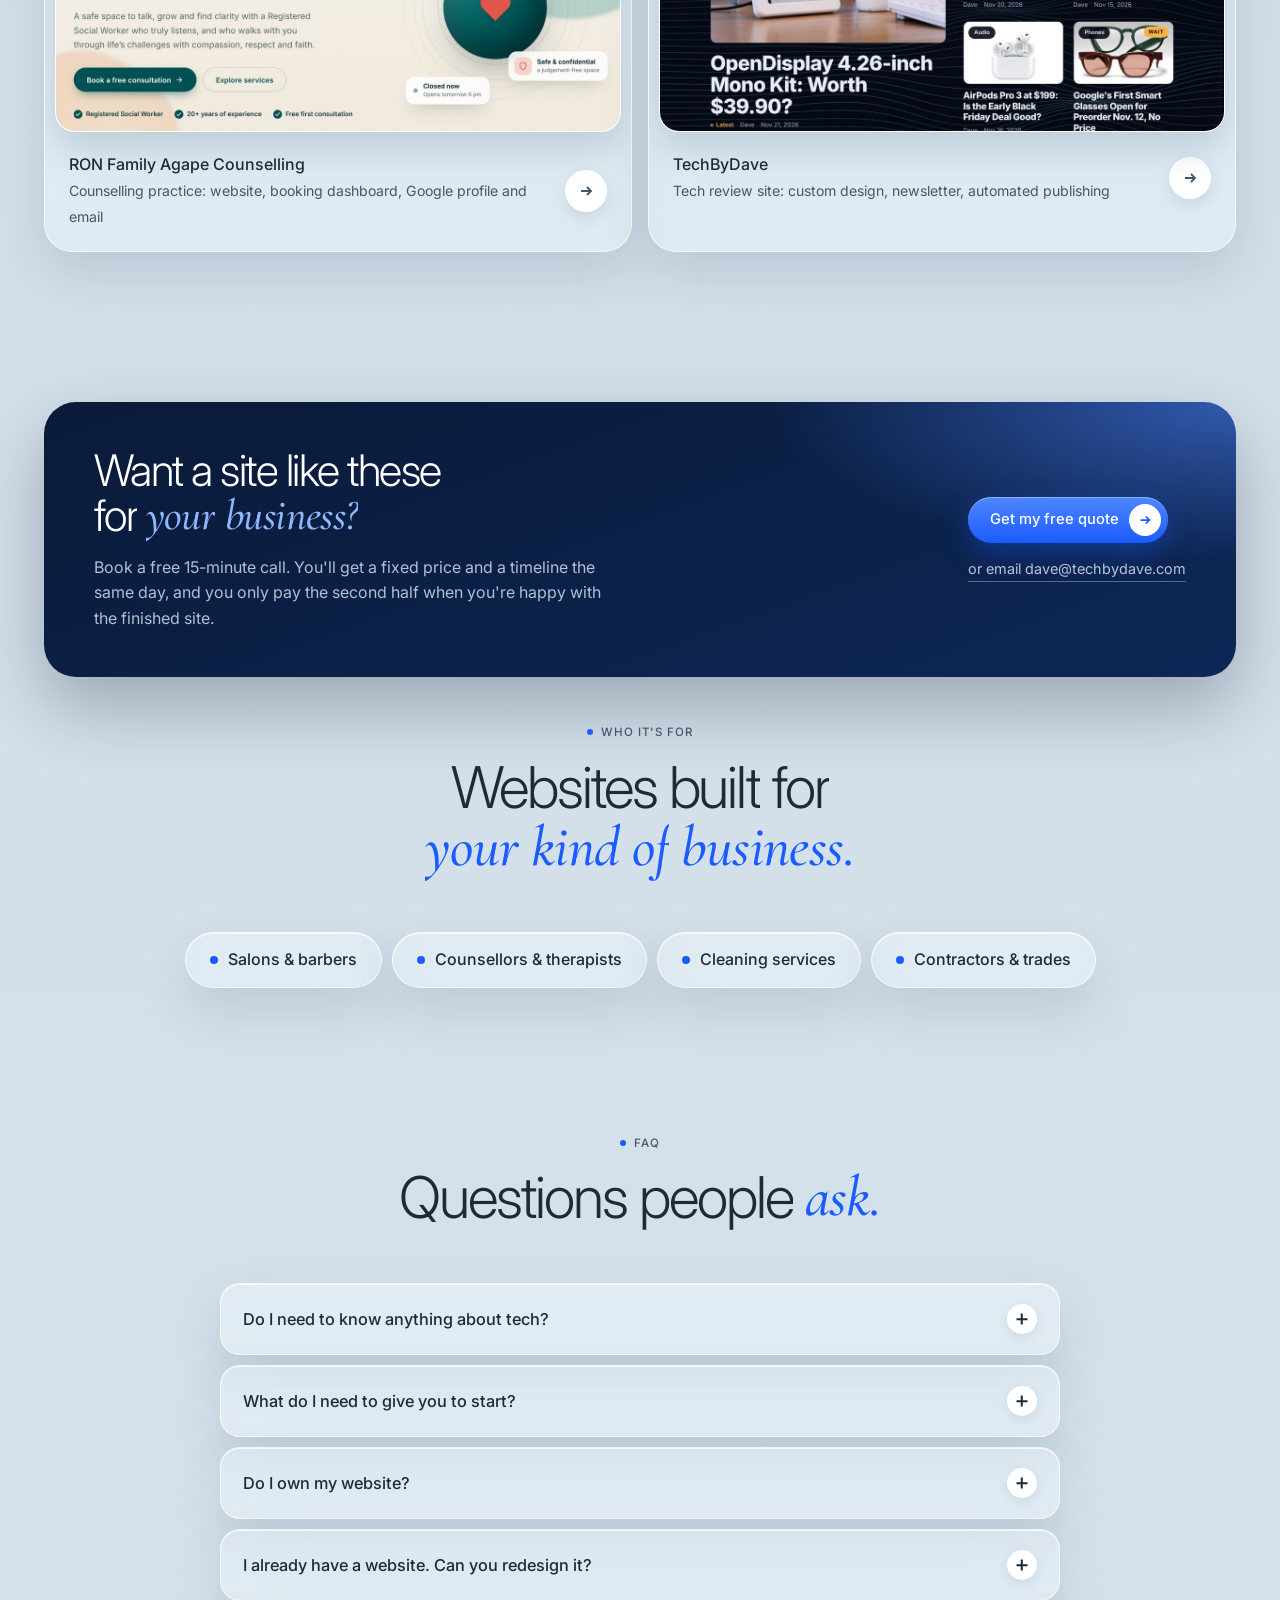
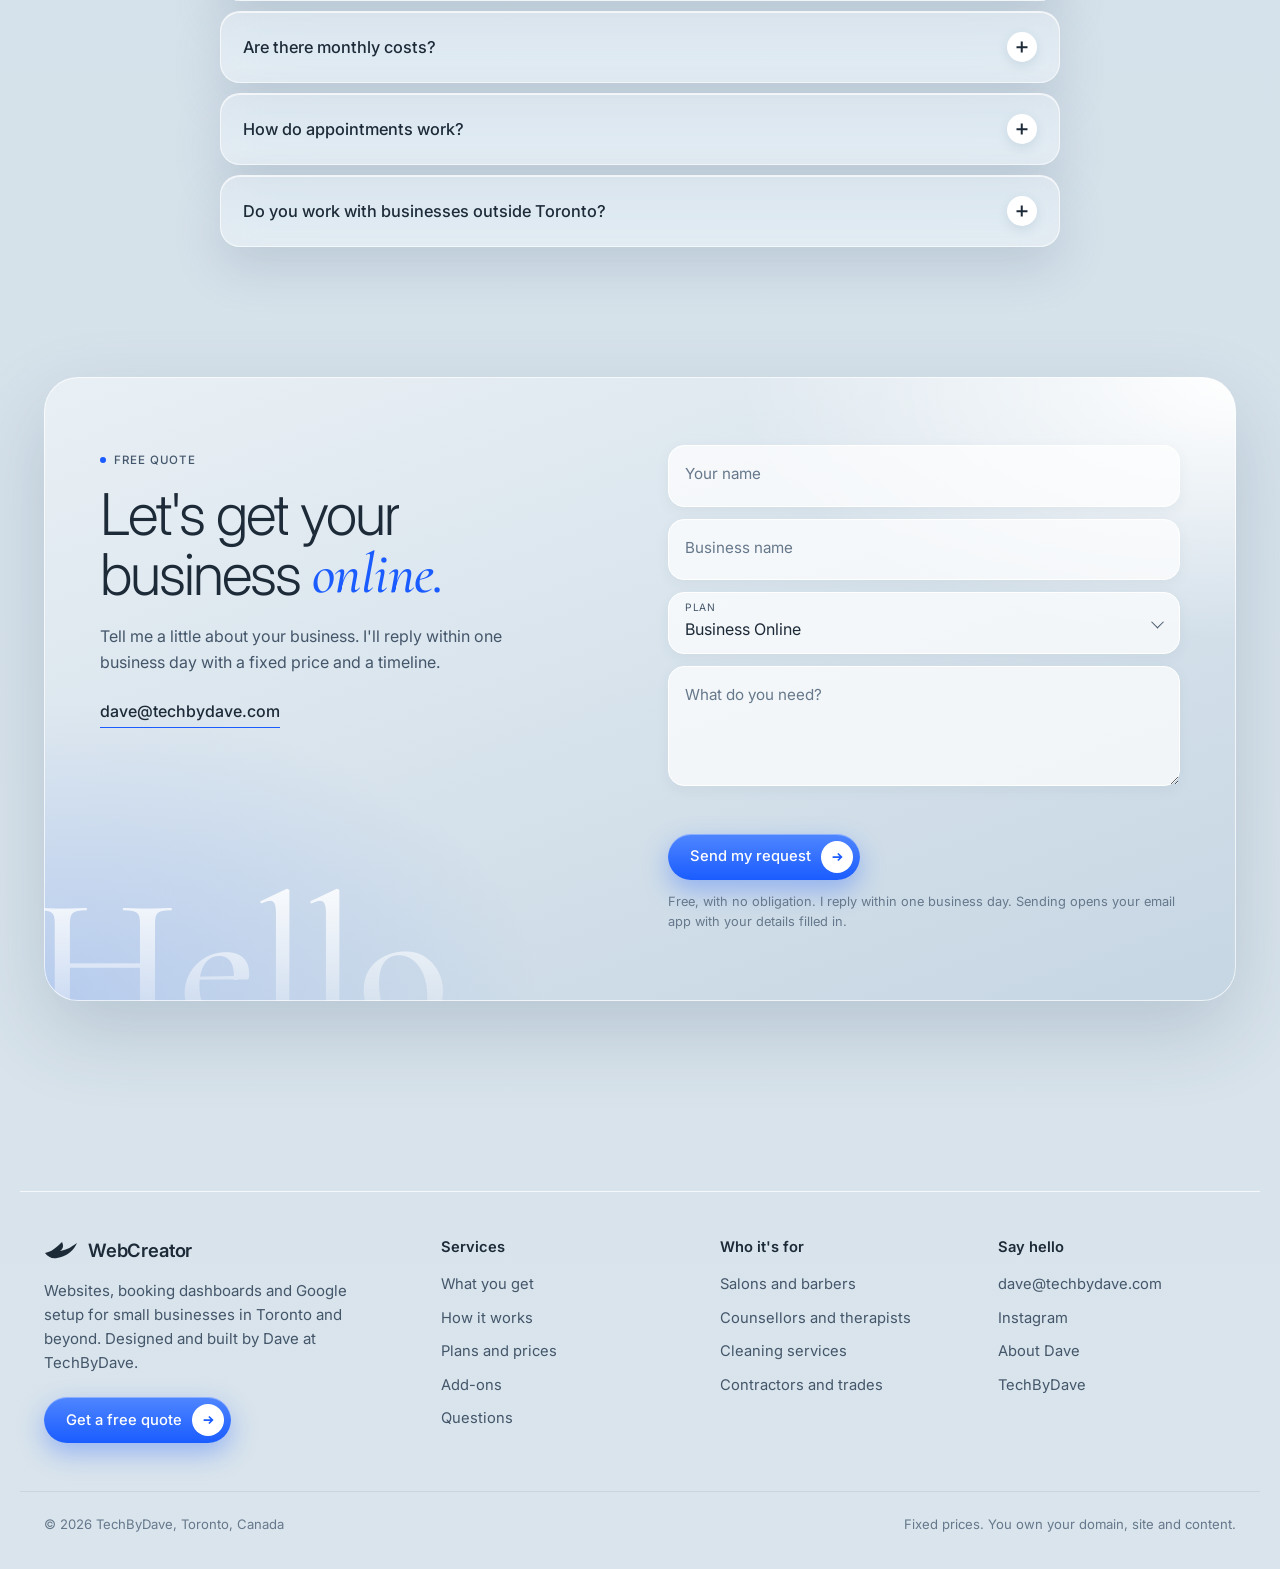
<file: services/index.html>
<!DOCTYPE html>
<html lang="en">
<head>
<meta charset="utf-8">
<meta name="viewport" content="width=device-width, initial-scale=1">
<title>Services | WebCreator by TechByDave</title>
<meta name="robots" content="noindex">
<link rel="canonical" href="https://webcreator.techbydave.com/#included">
<meta http-equiv="refresh" content="0; url=/#included">
<script>location.replace("/#included");</script>
</head>
<body style="font-family:system-ui,sans-serif;background:#d6e2eb;color:#1d2a38;display:grid;place-items:center;min-height:100vh;margin:0">
<p><a href="/#included">Continue to Services →</a></p>
</body>
</html>
</file>
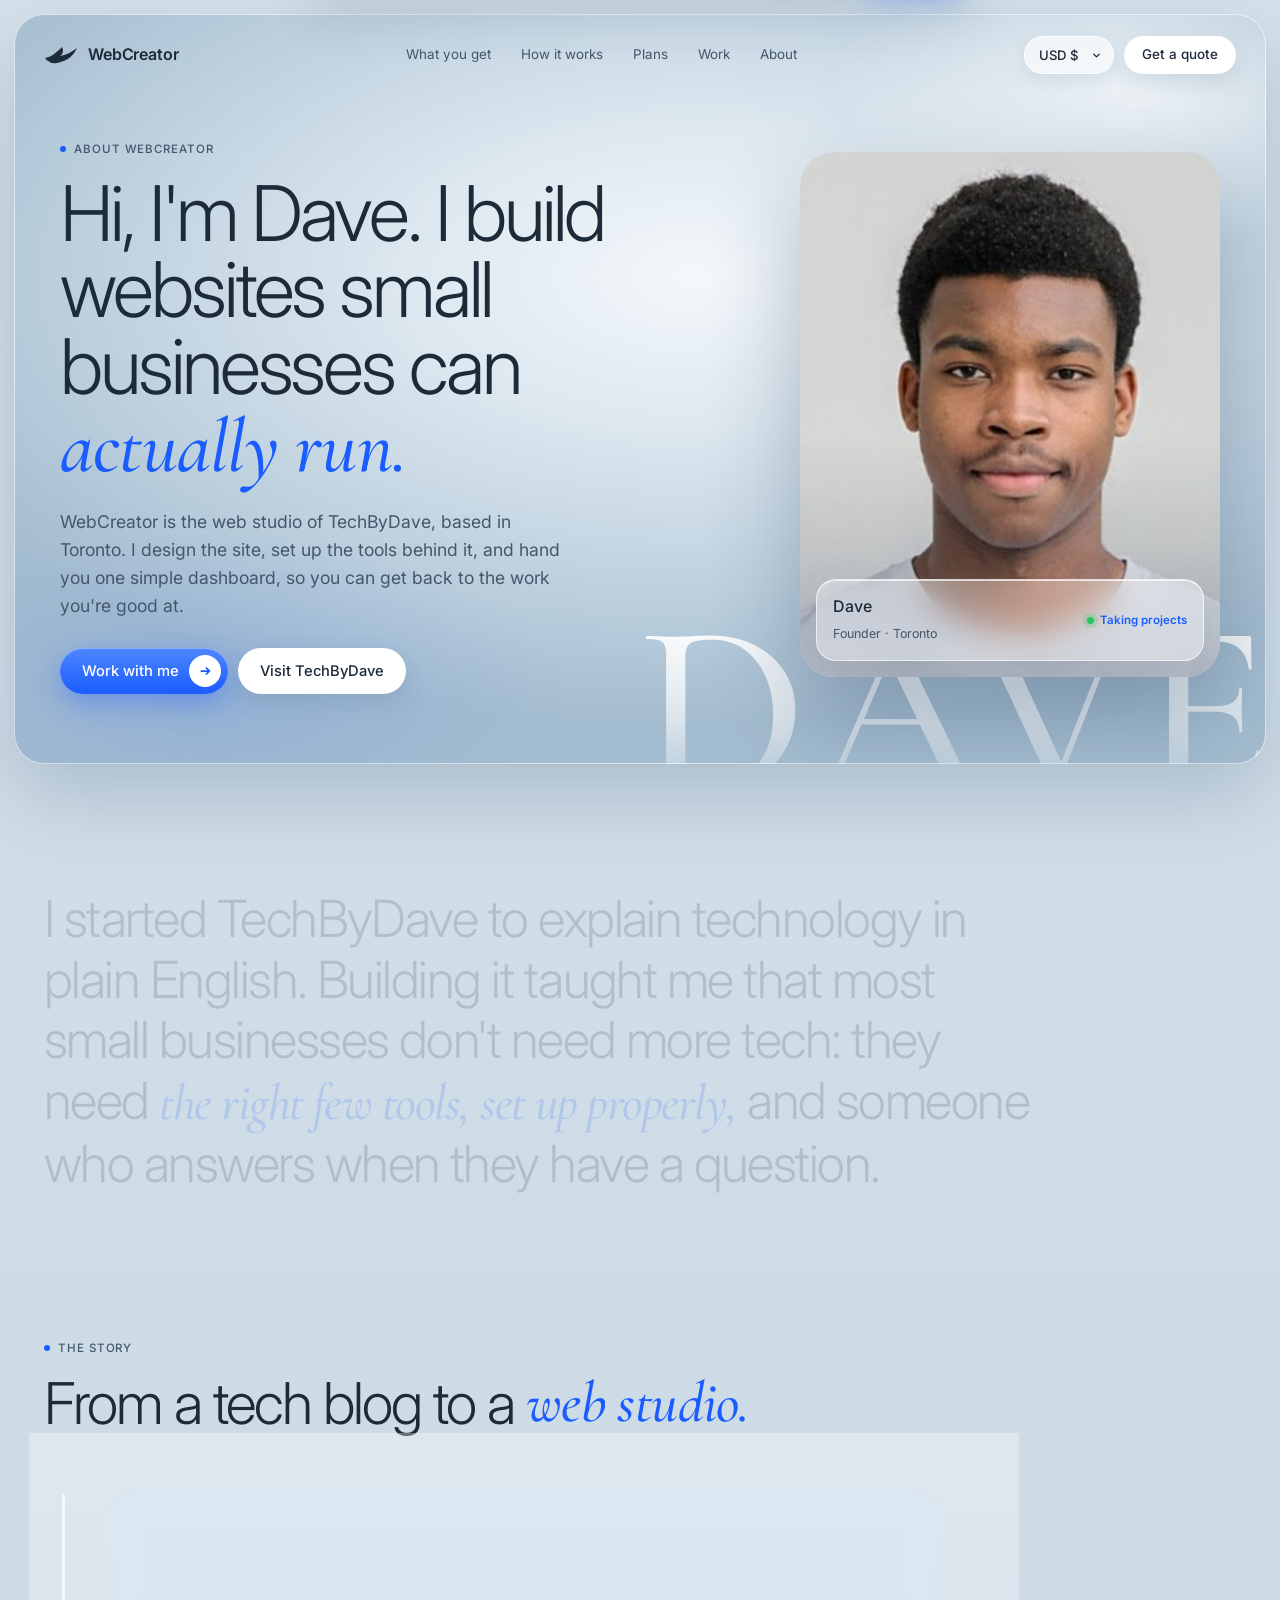
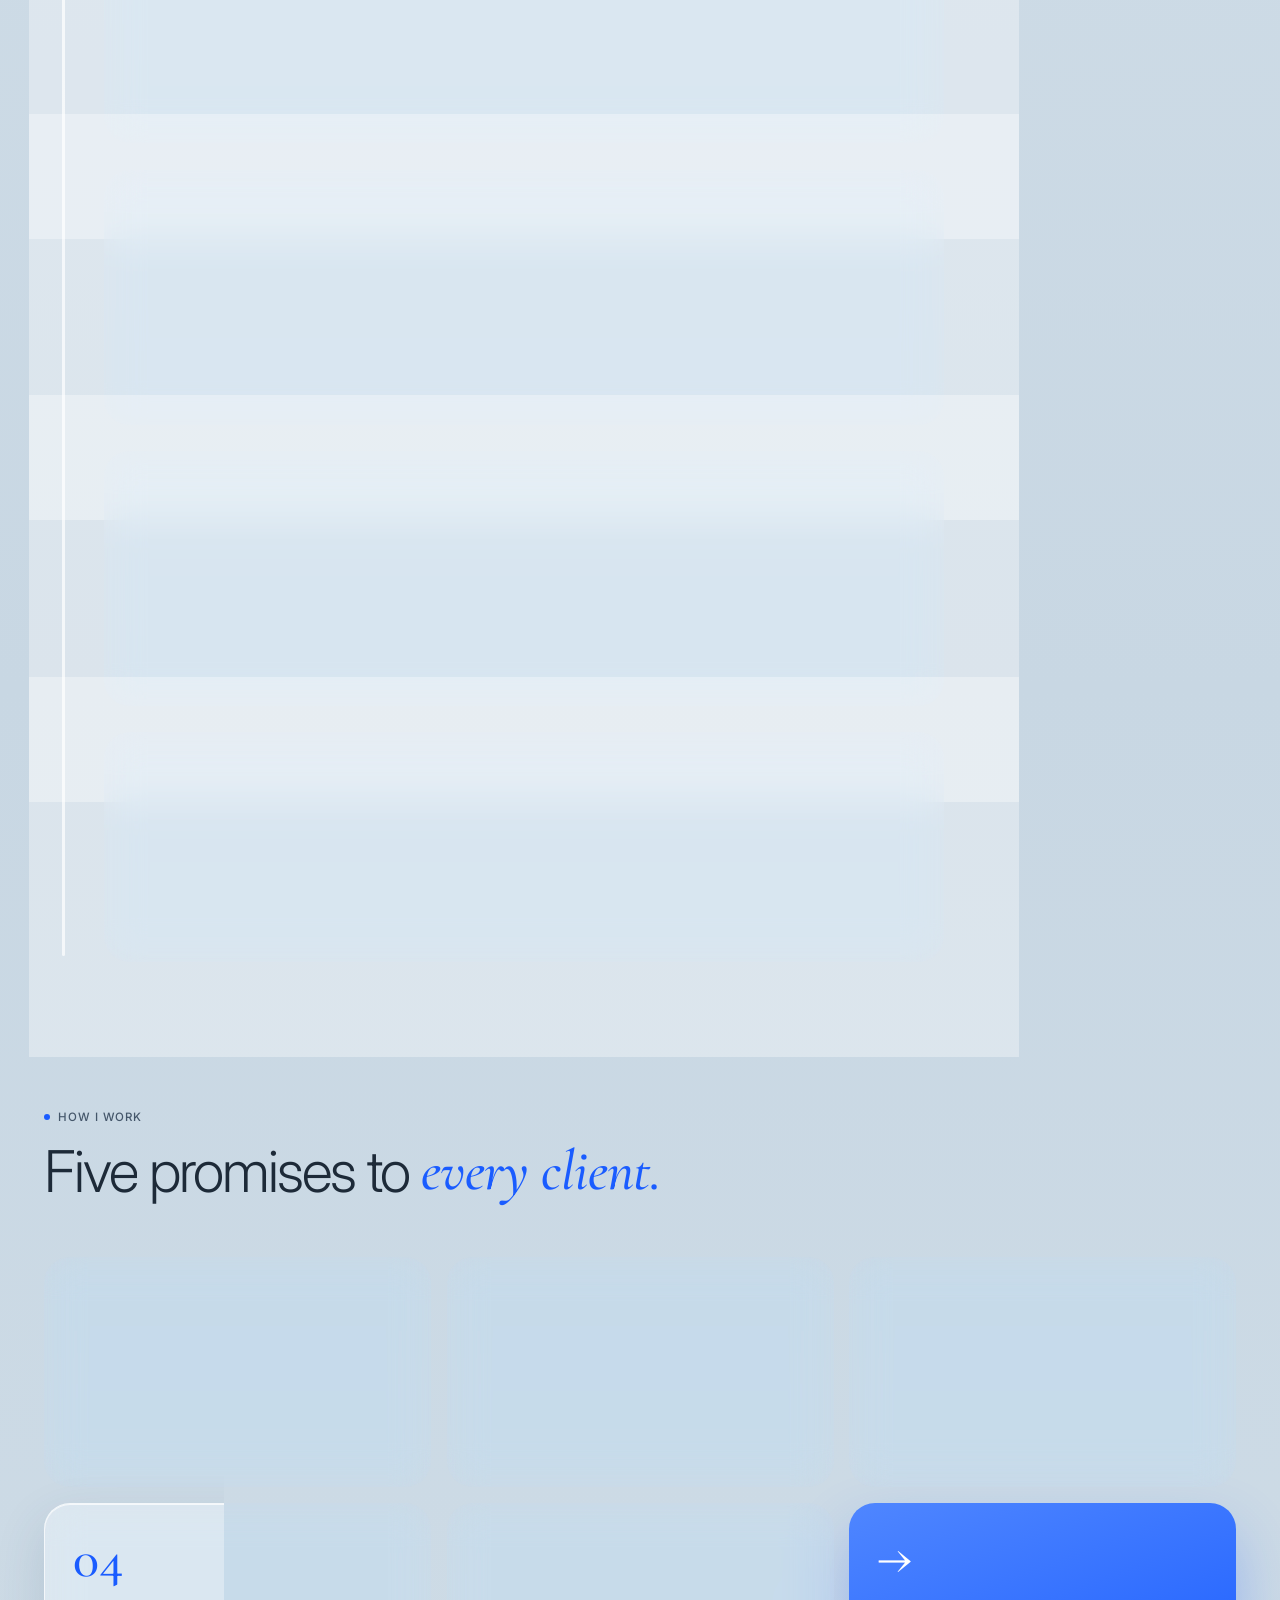
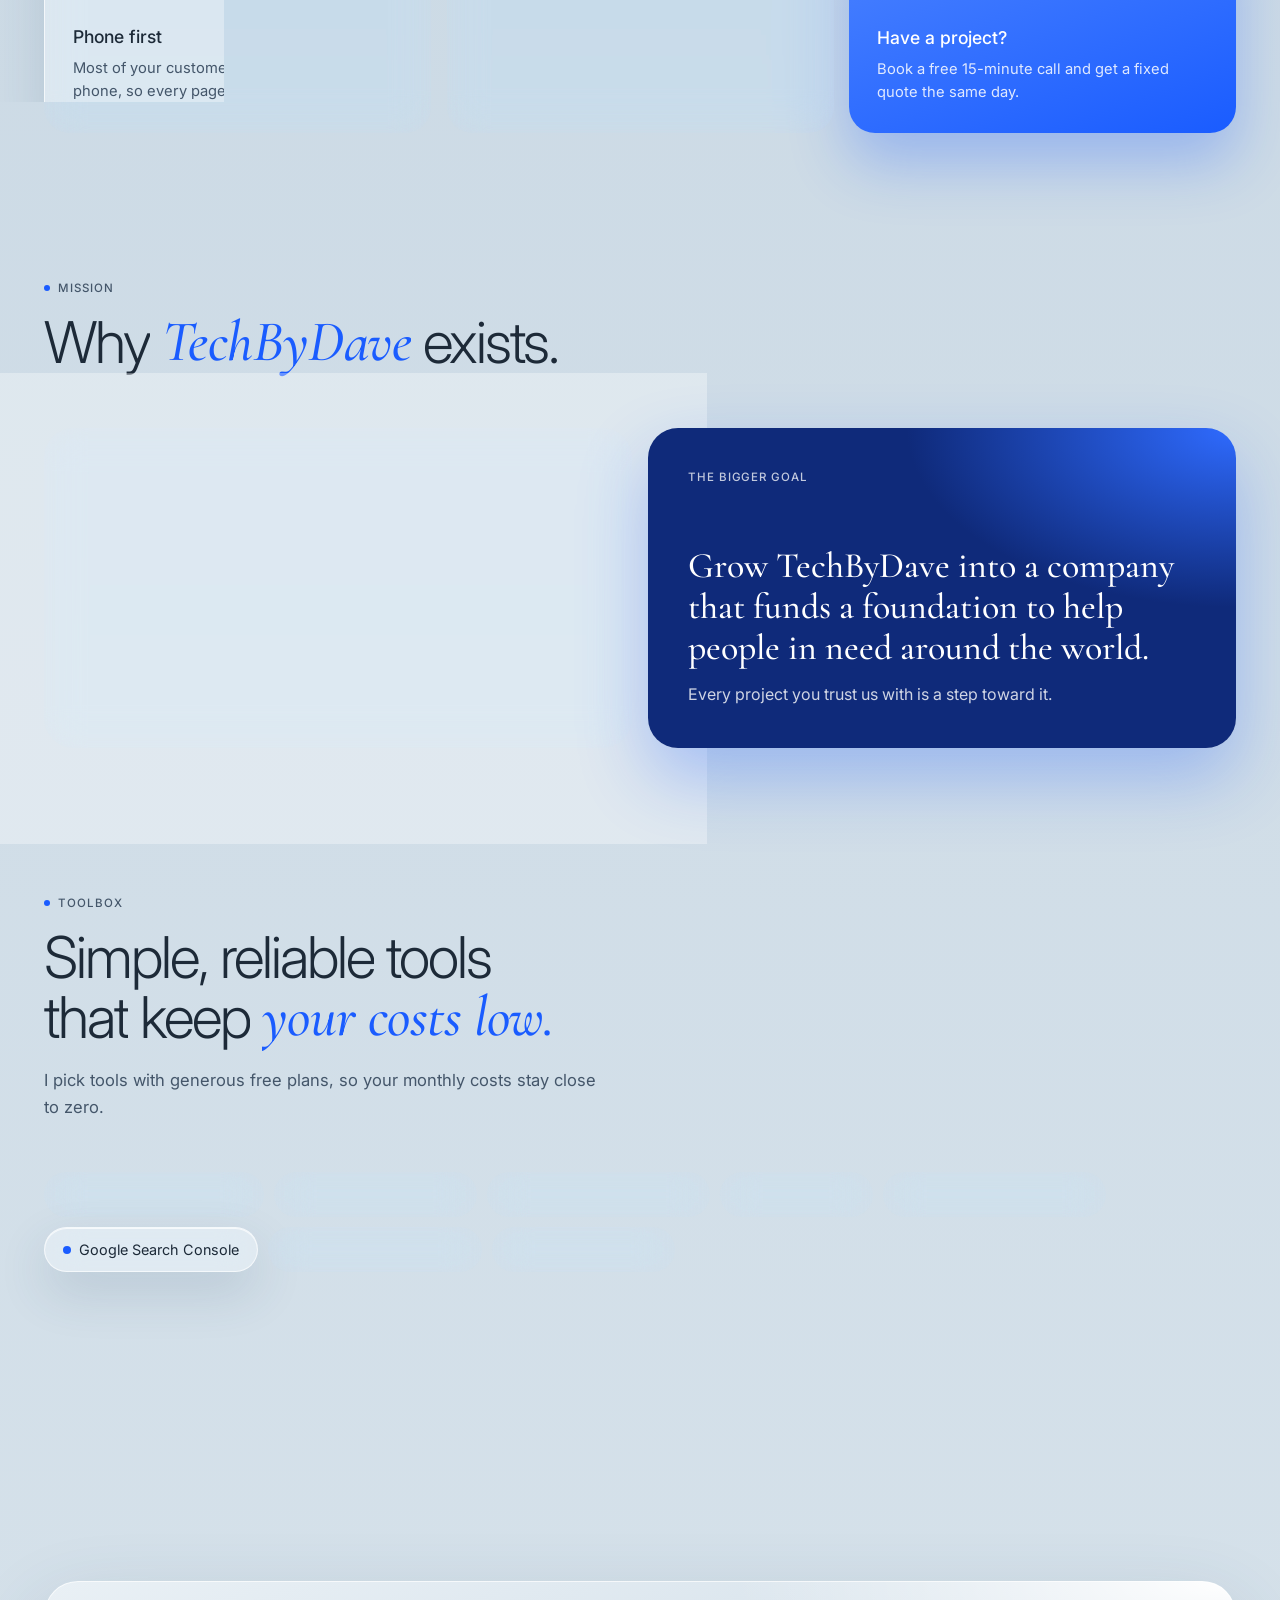
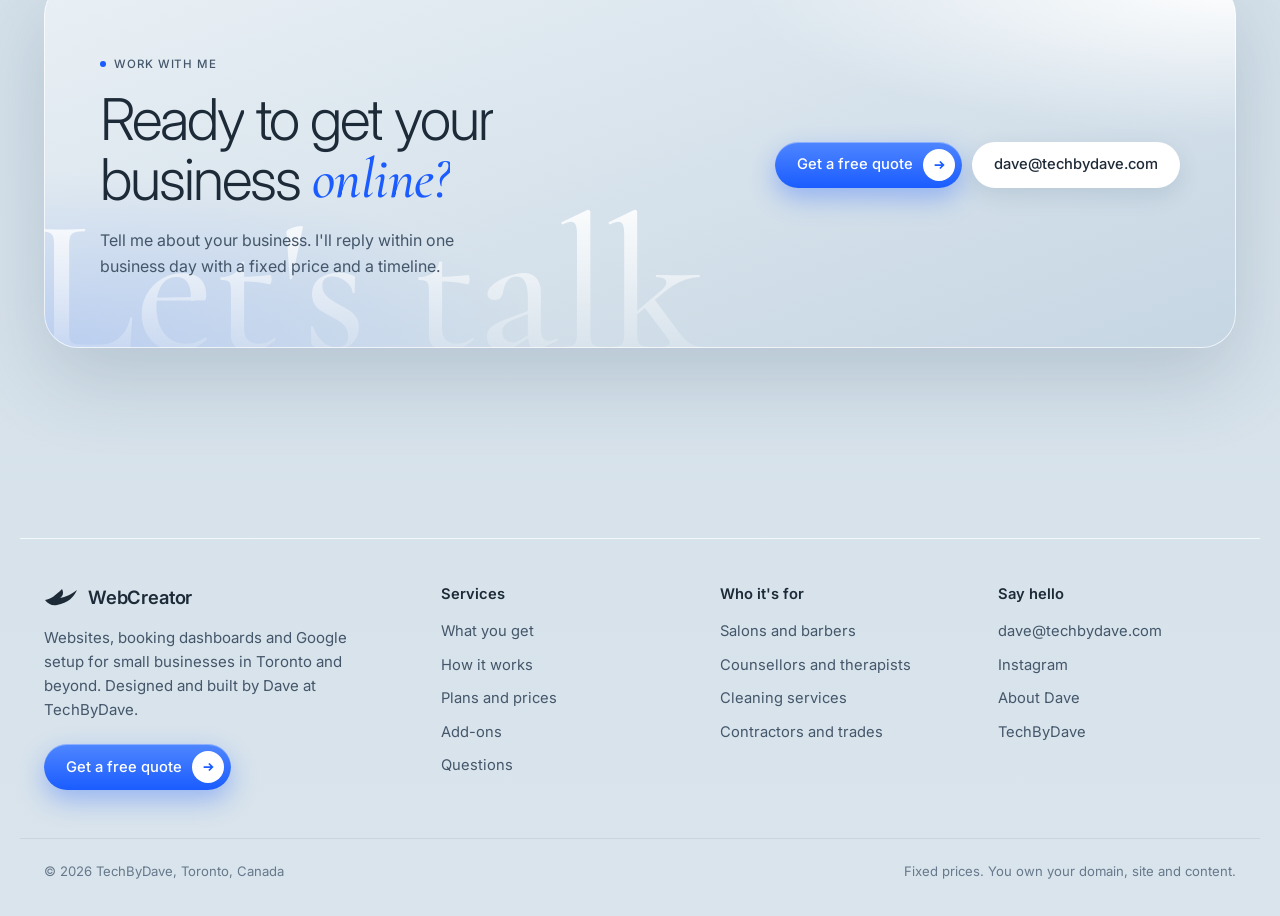
<file: about.html>
<!DOCTYPE html>
<html lang="en">
<head>
<meta charset="utf-8">
<meta name="viewport" content="width=device-width, initial-scale=1">
<title>About | WebCreator by TechByDave</title>
<meta name="description" content="WebCreator is the web studio of TechByDave, run by Dave in Toronto. Websites, booking dashboards and Google profiles for small businesses, built in plain English with fixed prices.">
<link rel="canonical" href="https://webcreator.techbydave.com/about.html">
<meta property="og:title" content="About WebCreator by TechByDave">
<meta property="og:description" content="The studio and the founder behind WebCreator: websites, dashboards and Google profiles for small businesses.">
<meta property="og:url" content="https://webcreator.techbydave.com/about.html">
<meta property="og:type" content="website">
<meta property="og:image" content="https://webcreator.techbydave.com/images/og.jpg">
<meta name="twitter:card" content="summary_large_image">
<link rel="icon" href="favicon.svg" type="image/svg+xml">
<link rel="icon" href="favicon.ico" sizes="any">
<link rel="apple-touch-icon" href="apple-touch-icon.png">
<link rel="manifest" href="site.webmanifest">
<meta name="theme-color" content="#c9d9e5">
<link rel="preconnect" href="https://fonts.googleapis.com">
<link rel="preconnect" href="https://fonts.gstatic.com" crossorigin>
<link href="https://fonts.googleapis.com/css2?family=Cormorant+Garamond:wght@500;600&family=Inter:wght@200;300;400;500;600&display=swap" rel="stylesheet">
<script type="application/ld+json">
{"@context":"https://schema.org","@type":"AboutPage","name":"About WebCreator by TechByDave","url":"https://webcreator.techbydave.com/about.html","mainEntity":{"@type":"Organization","name":"WebCreator by TechByDave","url":"https://webcreator.techbydave.com/","email":"dave@techbydave.com","founder":{"@type":"Person","name":"Davis (Dave)","jobTitle":"Founder","url":"https://techbydave.com"},"parentOrganization":{"@type":"Organization","name":"TechByDave","url":"https://techbydave.com"},"address":{"@type":"PostalAddress","addressLocality":"Toronto","addressRegion":"ON","addressCountry":"CA"}}}
</script>
<link rel="stylesheet" href="assets/site.css?v=202611252355">
</head>
<body>
<div class="progress" aria-hidden="true"></div>
<nav class="pnav glass" aria-label="Page">
  <a class="brand" href="index.html"><svg viewBox="0 0 34 20" aria-hidden="true"><path d="M1 13c6-1 11-5 17-11 2 4 1 7-2 9 6-1 10-3 17-8-3 7-9 13-20 15-5 1-9-1-12-5z" fill="#1d2a38"/></svg>WebCreator</a>
  <a class="l" href="#story">Story</a><a class="l" href="#values">Promises</a><a class="l" href="#mission" data-opt>Mission</a><a class="l" href="index.html#plans">Plans</a>
  <a class="btn btn-blue" href="index.html#contact" style="padding:0 16px">Get a quote</a>
</nav>

<header class="frame about" id="top">
  <nav class="nav" aria-label="Main">
    <a class="brand" href="index.html" aria-label="WebCreator home"><svg viewBox="0 0 34 20" aria-hidden="true"><path d="M1 13c6-1 11-5 17-11 2 4 1 7-2 9 6-1 10-3 17-8-3 7-9 13-20 15-5 1-9-1-12-5z" fill="#1d2a38"/></svg>WebCreator</a>
    <ul><li><a href="index.html#included">What you get</a></li><li><a href="index.html#process">How it works</a></li><li><a href="index.html#plans">Plans</a></li><li><a href="index.html#work">Work</a></li><li><a href="about.html" aria-current="page">About</a></li></ul>
    <a class="btn btn-white" href="index.html#contact">Get a quote</a>
  </nav>

  <div class="word" aria-hidden="true">DAVE</div>

  <div class="ahero">
    <div>
      <span class="label reveal-up" style="display:inline-flex;gap:8px;align-items:center"><span style="width:6px;height:6px;border-radius:50%;background:var(--blue)"></span>About WebCreator</span>
      <h1 class="reveal-up" style="transition-delay:.1s;margin-top:16px">Hi, I'm Dave. I build websites small businesses can <em>actually run.</em></h1>
      <p class="lead reveal-up" style="transition-delay:.25s">WebCreator is the web studio of TechByDave, based in Toronto. I design the site, set up the tools behind it, and hand you one simple dashboard, so you can get back to the work you're good at.</p>
      <div class="ctas reveal-up" style="transition-delay:.4s;display:flex;gap:10px;flex-wrap:wrap">
        <a class="btn btn-blue" href="index.html#contact">Work with me <span class="dot"><svg viewBox="0 0 16 16" fill="none" stroke="currentColor" stroke-width="2"><path d="M3 8h10M9 4l4 4-4 4"/></svg></span></a>
        <a class="btn btn-white" href="https://techbydave.com" target="_blank" rel="noopener">Visit TechByDave</a>
      </div>
    </div>
    <figure class="portrait floaty reveal-up" style="transition-delay:.3s">
      <div class="ph" aria-hidden="true">D</div>
            <img src="images/dave.jpg" alt="Dave, founder of WebCreator by TechByDave" onerror="this.remove()">
      <figcaption class="tag glass"><span><b>Dave</b><small>Founder · Toronto</small></span><span class="live">Taking projects</span></figcaption>
    </figure>
  </div>
</header>

<section style="padding-bottom:30px"><div class="wrap">
  <p class="say">I started TechByDave to explain technology in plain English. Building it taught me that most small businesses don't need more tech: they need <em>the right few tools, set up properly,</em> and someone who answers when they have a question.</p>
</div></section>

<section id="story"><div class="wrap">
  <div class="head rv"><span class="label">The story</span><h2>From a tech blog to a <em>web studio.</em></h2></div>
  <div class="story">
    <div class="line" aria-hidden="true"><i></i></div>
    <article class="chap glass rv">
      <span class="k">Where it started</span>
      <h3>A tech blog called TechByDave</h3>
      <p>I started TechByDave to write honest reviews of gadgets: is it worth it, or a waste of money? It grew into a consumer tech publication with a newsletter, videos and a growing audience across TikTok, Instagram, YouTube, X and Pinterest.</p>
      <ul><li>Reviews</li><li>Newsletter</li><li>Shorts</li></ul>
    </article>
    <article class="chap glass rv">
      <span class="k">Learning by building</span>
      <h3>I built everything behind it myself</h3>
      <p>No templates. I wrote the site generator that publishes techbydave.com, automated the publishing schedule, and built a private analytics dashboard that pulls in website, search and social numbers. Every tool I now set up for clients, I use every day.</p>
      <ul><li>HTML, CSS &amp; JavaScript</li><li>Python</li><li>Automation</li><li>Dashboards</li></ul>
    </article>
    <article class="chap glass rv">
      <span class="k">First client</span>
      <h3>A counselling practice goes fully online</h3>
      <p>RON Family Agape Counselling Solutions needed more than a new website. I redesigned the site and built a dashboard where she answers email, approves bookings and sees her visits, plus her Google Business Profile and professional email.</p>
      <ul><li>Website</li><li>Booking dashboard</li><li>Google profile</li><li>Pro email</li></ul>
    </article>
    <article class="chap glass rv">
      <span class="k">Today</span>
      <h3>WebCreator opens to every small business</h3>
      <p>The same complete package, at fixed prices, for counsellors, salons, cleaners, contractors, coaches, churches and anyone else who wants to be found, booked and trusted online.</p>
      <ul><li>Toronto</li><li>Working worldwide</li></ul>
    </article>
  </div>
</div></section>

<section id="values" style="padding-top:30px"><div class="wrap">
  <div class="head rv"><span class="label">How I work</span><h2>Five promises to <em>every client.</em></h2></div>
  <div class="values">
    <div class="val glass rv"><span class="big">01</span><h3>Plain English</h3><p>No jargon. You'll always know what I'm doing and why it matters for your business.</p></div>
    <div class="val glass rv"><span class="big">02</span><h3>Fixed prices</h3><p>You get a price before we start, and it doesn't change unless you ask for something new.</p></div>
    <div class="val glass rv"><span class="big">03</span><h3>You own everything</h3><p>Your domain is in your name. The site, content and designs are yours to keep.</p></div>
    <div class="val glass rv"><span class="big">04</span><h3>Phone first</h3><p>Most of your customers find you on their phone, so every page is designed for it first.</p></div>
    <div class="val glass rv"><span class="big">05</span><h3>Real replies</h3><p>You talk to me, not a ticket system. I answer within one business day.</p></div>
    <a class="val rv" href="index.html#contact" style="background:linear-gradient(160deg,var(--blue2),var(--blue));color:#fff;box-shadow:0 30px 60px rgba(26,92,255,.3)"><span class="big" style="color:#fff">→</span><h3>Have a project?</h3><p style="color:rgba(255,255,255,.85)">Book a free 15-minute call and get a fixed quote the same day.</p></a>
  </div>
</div></section>

<section id="mission" style="padding-top:30px"><div class="wrap">
  <div class="head rv"><span class="label">Mission</span><h2>Why <em>TechByDave</em> exists.</h2></div>
  <div class="mission">
    <div class="mcard glass rv"><span class="label">Our mission</span><q>Make good technology easy to understand, and easy to use.</q><p>On techbydave.com that means honest verdicts on the tech people buy. At WebCreator it means a website and tools a small business can run without a tech team.</p></div>
    <div class="mcard dark rv"><span class="label">The bigger goal</span><q>Grow TechByDave into a company that funds a foundation to help people in need around the world.</q><p>Every project you trust us with is a step toward it.</p></div>
  </div>
</div></section>

<section style="padding-top:30px"><div class="wrap">
  <div class="head rv"><span class="label">Toolbox</span><h2>Simple, reliable tools that keep <em>your costs low.</em></h2><p>I pick tools with generous free plans, so your monthly costs stay close to zero.</p></div>
  <div class="tools rv">
    <span class="glass"><i></i>HTML, CSS &amp; JavaScript</span><span class="glass"><i></i>GitHub Pages hosting</span><span class="glass"><i></i>Supabase (logins &amp; data)</span><span class="glass"><i></i>Resend (email)</span><span class="glass"><i></i>Cloudflare Web Analytics</span><span class="glass"><i></i>Google Search Console</span><span class="glass"><i></i>Google Business Profile</span><span class="glass"><i></i>Python automation</span>
  </div>
</div></section>

<div class="rows" aria-hidden="true">
  <div class="r"><span class="glass">Toronto</span><span class="b">Websites</span><span class="glass">Plain English</span><span class="b">Dashboards</span><span class="glass">Fixed prices</span><span class="b">Google profile</span><span class="glass">You own it</span><span class="b">Booking</span><span class="glass">Toronto</span><span class="b">Websites</span><span class="glass">Plain English</span><span class="b">Dashboards</span><span class="glass">Fixed prices</span><span class="b">Google profile</span><span class="glass">You own it</span><span class="b">Booking</span><span class="glass">Toronto</span><span class="b">Websites</span><span class="glass">Plain English</span><span class="b">Dashboards</span><span class="glass">Fixed prices</span><span class="b">Google profile</span></div>
  <div class="r"><span class="b">Pro email</span><span class="glass">Phone first</span><span class="b">SEO</span><span class="glass">Real replies</span><span class="b">Flyers</span><span class="glass">Worldwide</span><span class="b">Pro email</span><span class="glass">Phone first</span><span class="b">SEO</span><span class="glass">Real replies</span><span class="b">Flyers</span><span class="glass">Worldwide</span><span class="b">Pro email</span><span class="glass">Phone first</span><span class="b">SEO</span><span class="glass">Real replies</span><span class="b">Flyers</span><span class="glass">Worldwide</span><span class="b">Pro email</span><span class="glass">Phone first</span></div>
</div>

<section style="padding-top:60px"><div class="wrap">
  <div class="contact cta-row rv">
    <div class="bigword" aria-hidden="true">Let's talk</div>
    <div>
      <div class="head" style="margin:0"><span class="label">Work with me</span><h2>Ready to get your business <em>online?</em></h2></div>
      <p class="l">Tell me about your business. I'll reply within one business day with a fixed price and a timeline.</p>
    </div>
    <div style="display:flex;gap:10px;flex-wrap:wrap">
      <a class="btn btn-blue" href="index.html#contact">Get a free quote <span class="dot"><svg viewBox="0 0 16 16" fill="none" stroke="currentColor" stroke-width="2"><path d="M3 8h10M9 4l4 4-4 4"/></svg></span></a>
      <a class="btn btn-white" href="mailto:dave@techbydave.com">dave@techbydave.com</a>
    </div>
  </div>
</div></section>

<footer class="sitefoot"><div class="wrap fgrid">
  <div class="fbrand">
    <a class="brand" href="/" aria-label="WebCreator by TechByDave, home"><svg viewBox="0 0 34 20" aria-hidden="true"><path d="M1 13c6-1 11-5 17-11 2 4 1 7-2 9 6-1 10-3 17-8-3 7-9 13-20 15-5 1-9-1-12-5z" fill="#1d2a38"/></svg>WebCreator</a>
    <p>Websites, booking dashboards and Google setup for small businesses in Toronto and beyond. Designed and built by Dave at TechByDave.</p>
    <a class="btn btn-blue" href="/#contact">Get a free quote <span class="dot"><svg viewBox="0 0 16 16" fill="none" stroke="currentColor" stroke-width="2"><path d="M3 8h10M9 4l4 4-4 4"/></svg></span></a>
  </div>
  <nav class="fcol" aria-label="Services"><h4>Services</h4><a href="/#included">What you get</a><a href="/#process">How it works</a><a href="/#plans">Plans and prices</a><a href="/#addon-launch">Add-ons</a><a href="/#faq">Questions</a></nav>
  <nav class="fcol" aria-label="Industries"><h4>Who it's for</h4><a href="/websites-for-salons.html">Salons and barbers</a><a href="/websites-for-counsellors.html">Counsellors and therapists</a><a href="/websites-for-cleaning-services.html">Cleaning services</a><a href="/websites-for-contractors.html">Contractors and trades</a></nav>
  <nav class="fcol" aria-label="Contact"><h4>Say hello</h4><a href="mailto:dave@techbydave.com">dave@techbydave.com</a><a href="https://www.instagram.com/webcreator.dave/" target="_blank" rel="noopener">Instagram</a><a href="/about.html">About Dave</a><a href="https://techbydave.com">TechByDave</a></nav>
</div><div class="wrap fbase"><span>© <span class="year">2026</span> TechByDave, Toronto, Canada</span><span>Fixed prices. You own your domain, site and content.</span></div></footer>

<script src="assets/site.js?v=202611252355"></script>
</body>
</html>
</file>
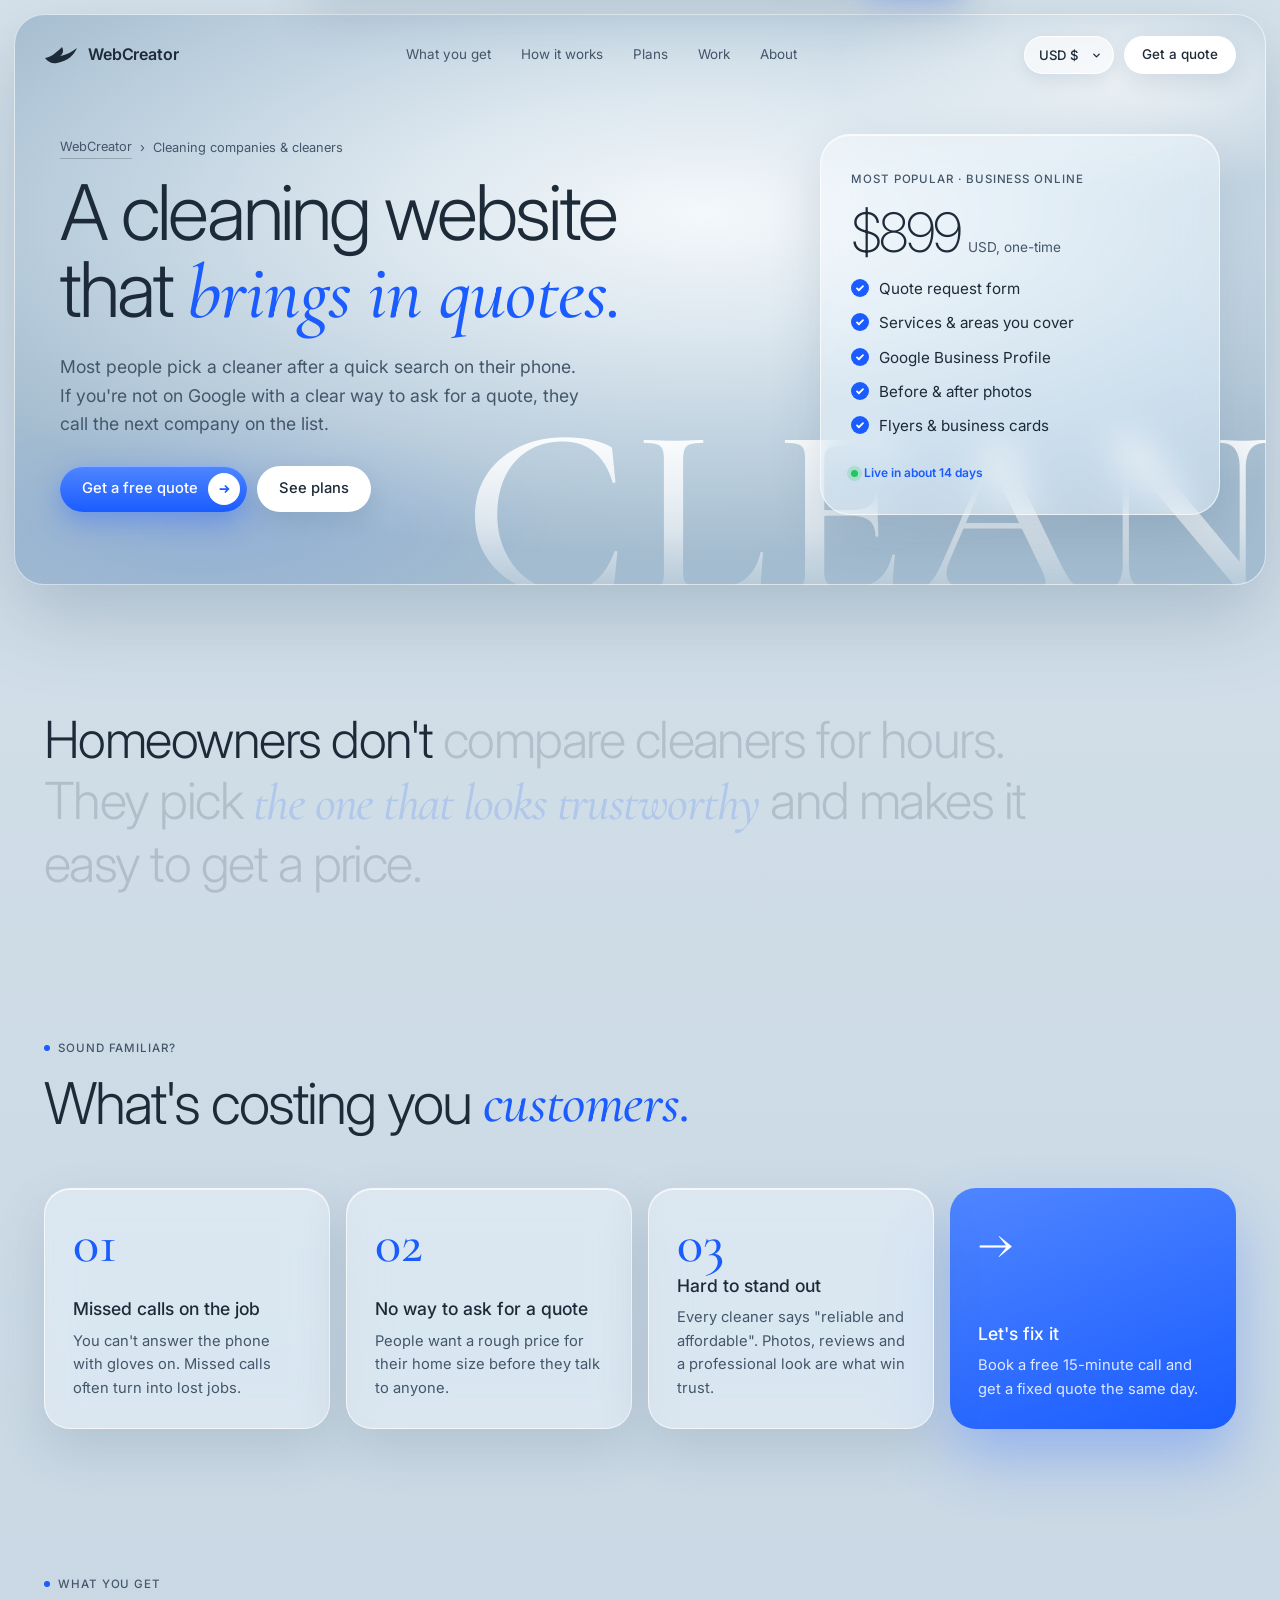
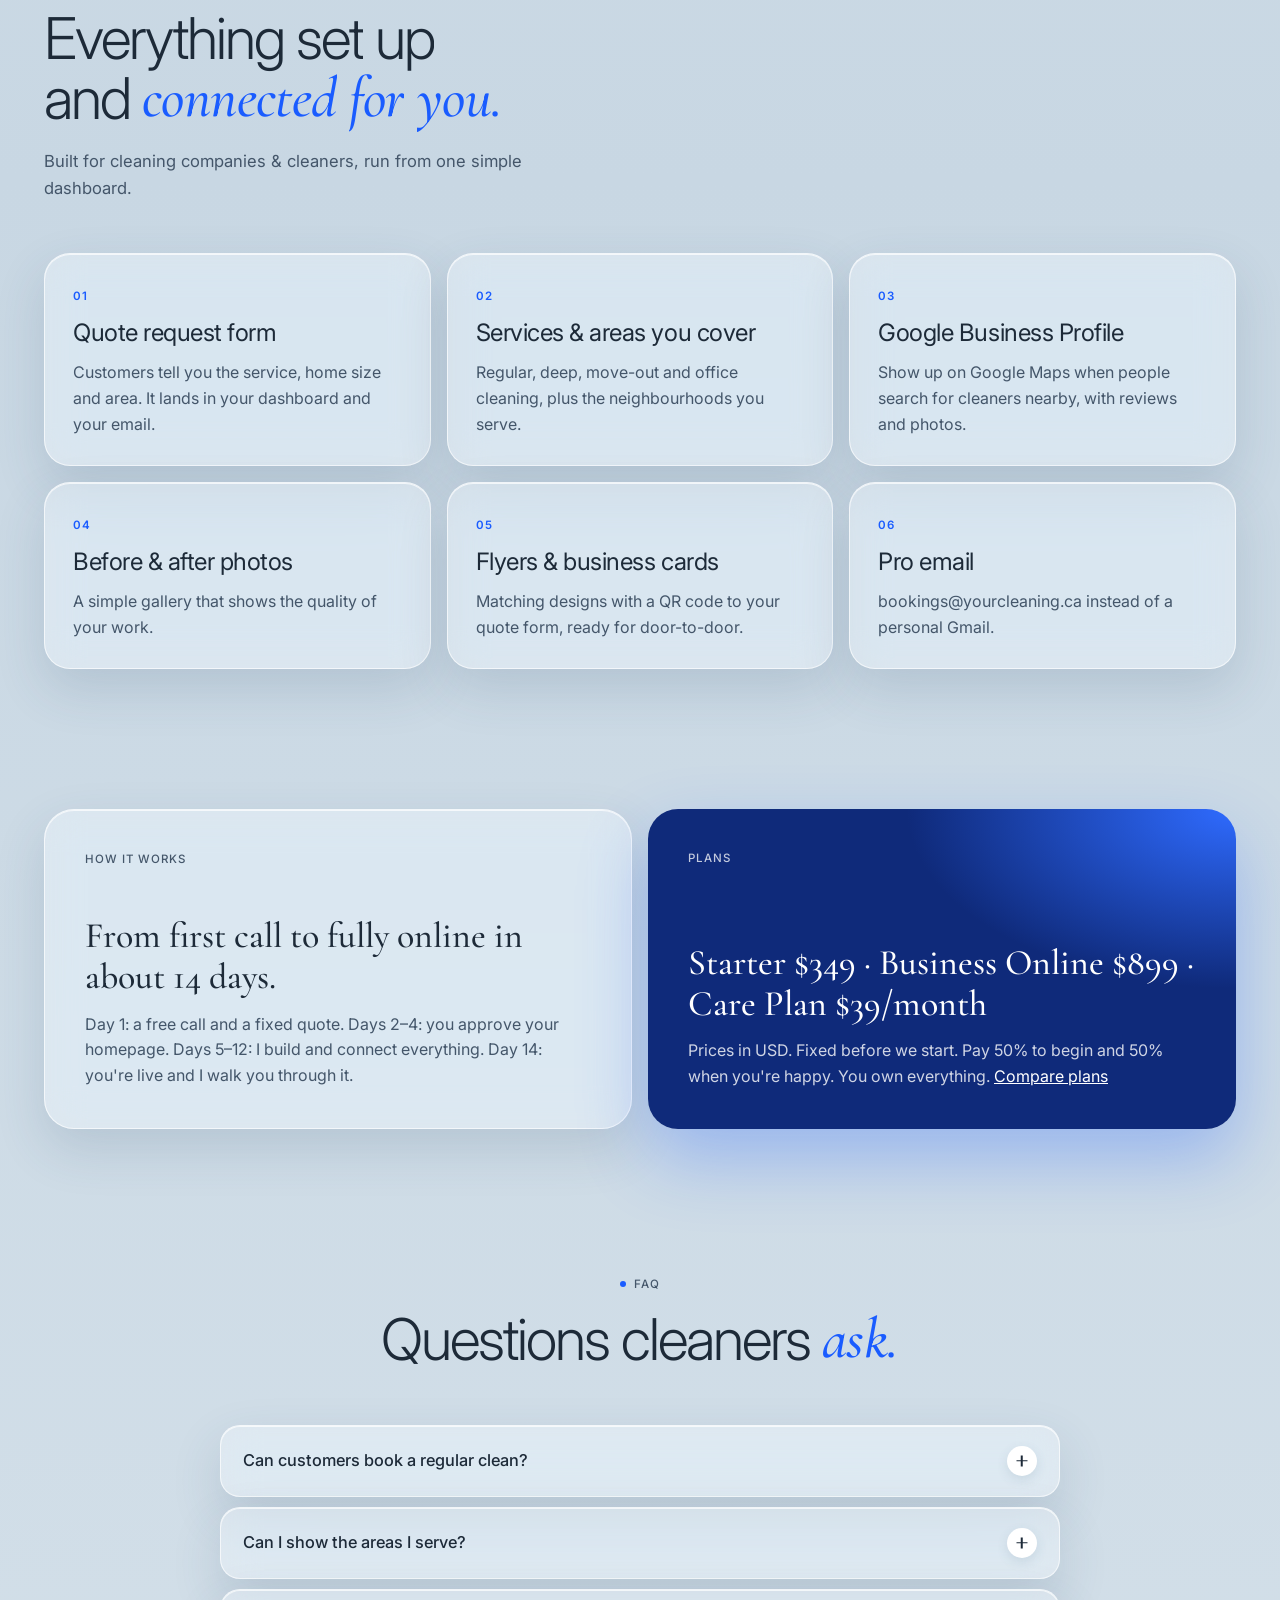
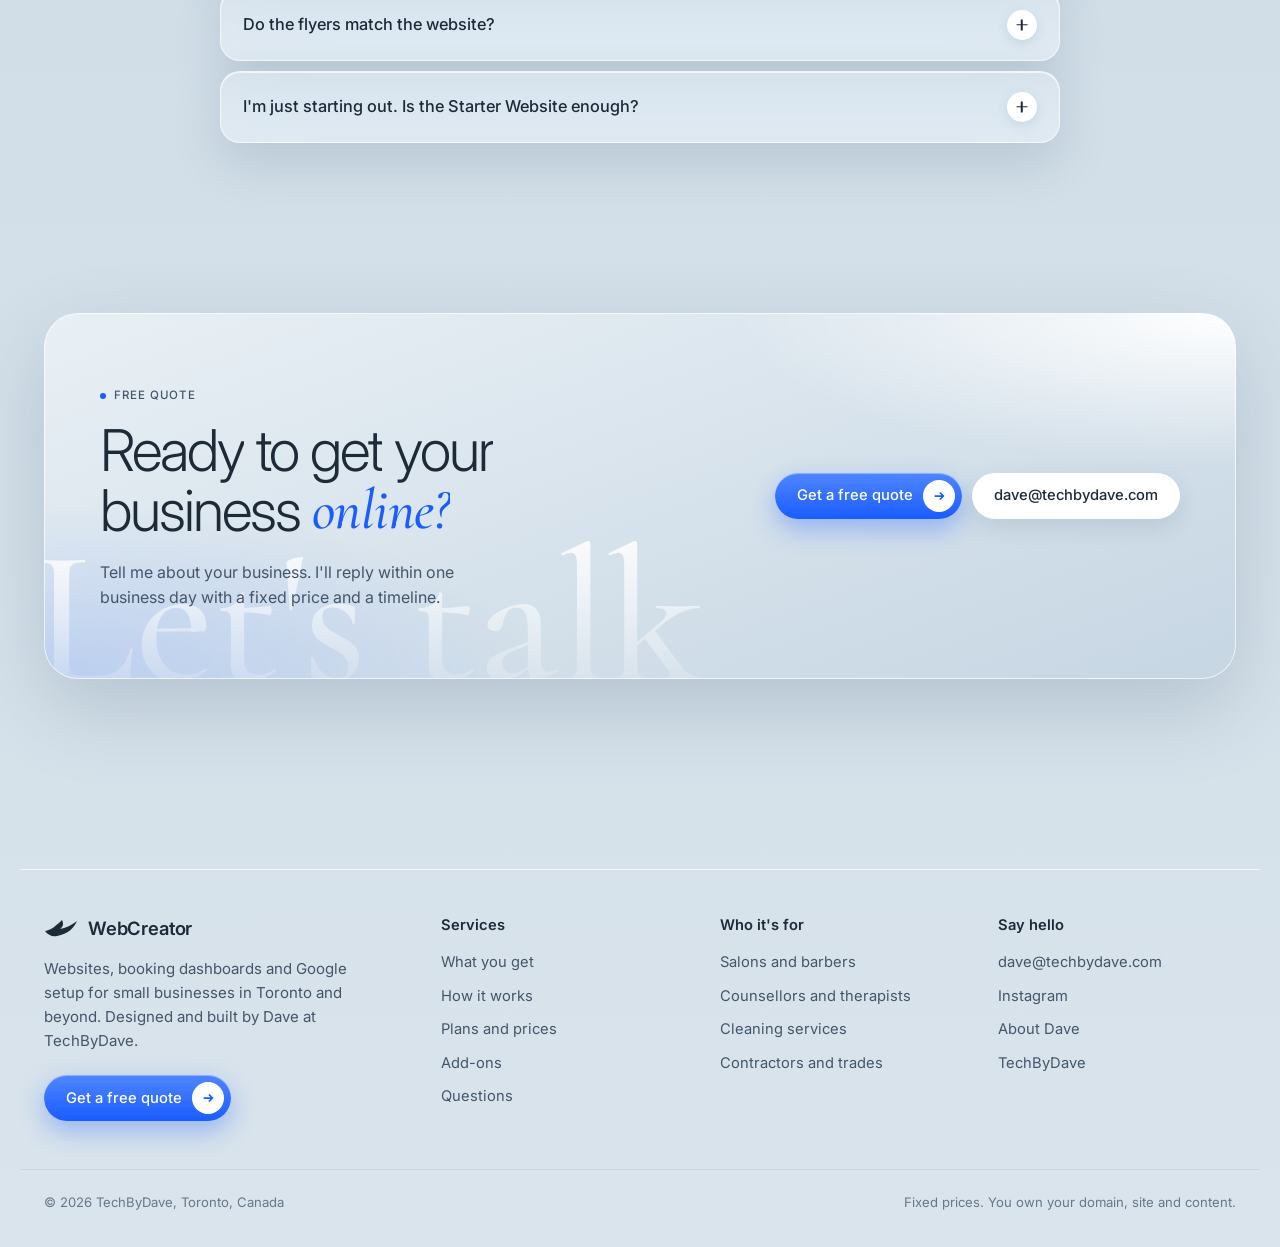
<file: websites-for-cleaning-services.html>
<!DOCTYPE html>
<html lang="en">
<head>
<meta charset="utf-8">
<meta name="viewport" content="width=device-width, initial-scale=1">
<title>Websites for Cleaning Services in Toronto | WebCreator</title>
<meta name="description" content="Websites for cleaning companies and cleaners in Toronto and the GTA. Get quote requests online, show up on Google Maps and hand out matching flyers and business cards. From $349.">
<link rel="canonical" href="https://webcreator.techbydave.com/websites-for-cleaning-services.html">
<meta property="og:title" content="Websites for Cleaning Services in Toronto | WebCreator">
<meta property="og:description" content="Websites for cleaning companies and cleaners in Toronto and the GTA. Get quote requests online, show up on Google Maps and hand out matching flyers and business cards. From $349.">
<meta property="og:url" content="https://webcreator.techbydave.com/websites-for-cleaning-services.html">
<meta property="og:type" content="website">
<meta property="og:image" content="https://webcreator.techbydave.com/images/og.jpg">
<meta name="twitter:card" content="summary_large_image">
<link rel="icon" href="favicon.svg" type="image/svg+xml">
<link rel="icon" href="favicon.ico" sizes="any">
<link rel="apple-touch-icon" href="apple-touch-icon.png">
<link rel="manifest" href="site.webmanifest">
<meta name="theme-color" content="#c9d9e5">
<link rel="preconnect" href="https://fonts.googleapis.com">
<link rel="preconnect" href="https://fonts.gstatic.com" crossorigin>
<link href="https://fonts.googleapis.com/css2?family=Cormorant+Garamond:wght@500;600&family=Inter:wght@200;300;400;500;600&display=swap" rel="stylesheet">
<script type="application/ld+json">
{"@context": "https://schema.org", "@graph": [{"@type": "Service", "name": "A cleaning website that brings in quotes.", "serviceType": "Website design", "url": "https://webcreator.techbydave.com/websites-for-cleaning-services.html", "audience": {"@type": "BusinessAudience", "name": "Cleaning companies & cleaners"}, "areaServed": [{"@type": "City", "name": "Toronto"}, "Worldwide"], "provider": {"@id": "https://webcreator.techbydave.com/#business", "@type": "ProfessionalService", "name": "WebCreator by TechByDave", "url": "https://webcreator.techbydave.com/"}, "offers": [{"@type": "Offer", "name": "Starter Website", "price": "349", "priceCurrency": "USD"}, {"@type": "Offer", "name": "Business Online", "price": "899", "priceCurrency": "USD"}]}, {"@type": "FAQPage", "mainEntity": [{"@type": "Question", "name": "Can customers book a regular clean?", "acceptedAnswer": {"@type": "Answer", "text": "Yes. They can request a one-time or recurring clean, and you confirm the details and price before approving."}}, {"@type": "Question", "name": "Can I show the areas I serve?", "acceptedAnswer": {"@type": "Answer", "text": "Yes. Your site and Google profile can list the neighbourhoods and cities you cover, so you show up in those searches."}}, {"@type": "Question", "name": "Do the flyers match the website?", "acceptedAnswer": {"@type": "Answer", "text": "Yes. Flyers and business cards use the same colours and logo, with a QR code that opens your quote form."}}, {"@type": "Question", "name": "I'm just starting out. Is the Starter Website enough?", "acceptedAnswer": {"@type": "Answer", "text": "It's a good start: up to five pages, your Google profile and a contact form. You can upgrade to Business Online later."}}]}, {"@type": "BreadcrumbList", "itemListElement": [{"@type": "ListItem", "position": 1, "name": "WebCreator", "item": "https://webcreator.techbydave.com/"}, {"@type": "ListItem", "position": 2, "name": "Cleaning companies & cleaners", "item": "https://webcreator.techbydave.com/websites-for-cleaning-services.html"}]}]}
</script>
<link rel="stylesheet" href="assets/site.css?v=202611252355">
</head>
<body>
<div class="progress" aria-hidden="true"></div>
<nav class="pnav glass" aria-label="Page">
  <a class="brand" href="index.html"><svg viewBox="0 0 34 20" aria-hidden="true"><path d="M1 13c6-1 11-5 17-11 2 4 1 7-2 9 6-1 10-3 17-8-3 7-9 13-20 15-5 1-9-1-12-5z" fill="#1d2a38"/></svg>WebCreator</a>
  <a class="l" href="#problems">Why</a><a class="l" href="#included">What you get</a><a class="l" href="#faq" data-opt>FAQ</a><a class="l" href="index.html#plans">Plans</a>
  <a class="btn btn-blue" href="index.html#contact" style="padding:0 16px">Get a quote</a>
</nav>

<header class="frame about niche" id="top">
  <nav class="nav" aria-label="Main">
    <a class="brand" href="index.html" aria-label="WebCreator home"><svg viewBox="0 0 34 20" aria-hidden="true"><path d="M1 13c6-1 11-5 17-11 2 4 1 7-2 9 6-1 10-3 17-8-3 7-9 13-20 15-5 1-9-1-12-5z" fill="#1d2a38"/></svg>WebCreator</a>
    <ul><li><a href="index.html#included">What you get</a></li><li><a href="index.html#process">How it works</a></li><li><a href="index.html#plans">Plans</a></li><li><a href="index.html#work">Work</a></li><li><a href="about.html">About</a></li></ul>
    <a class="btn btn-white" href="index.html#contact">Get a quote</a>
  </nav>

  <div class="word" aria-hidden="true">CLEAN</div>

  <div class="ahero">
    <div>
      <nav class="crumbs reveal-up" aria-label="Breadcrumb"><a href="index.html">WebCreator</a> <span aria-hidden="true">›</span> <span>Cleaning companies &amp; cleaners</span></nav>
      <h1 class="reveal-up" style="transition-delay:.1s;margin-top:16px">A cleaning website that <em>brings in quotes.</em></h1>
      <p class="lead reveal-up" style="transition-delay:.25s">Most people pick a cleaner after a quick search on their phone. If you&#x27;re not on Google with a clear way to ask for a quote, they call the next company on the list.</p>
      <div class="ctas reveal-up" style="transition-delay:.4s;display:flex;gap:10px;flex-wrap:wrap">
        <a class="btn btn-blue" href="index.html#contact">Get a free quote <span class="dot"><svg viewBox="0 0 16 16" fill="none" stroke="currentColor" stroke-width="2"><path d="M3 8h10M9 4l4 4-4 4"/></svg></span></a>
        <a class="btn btn-white" href="index.html#plans">See plans</a>
      </div>
    </div>
    <aside class="nicard glass floaty reveal-up" style="transition-delay:.3s" aria-label="Business Online package">
      <span class="label">Most popular · Business Online</span>
      <div class="price">$899 <small><span class="curcode">USD</span>, one-time</small></div>
      <ul><li>Quote request form</li><li>Services &amp; areas you cover</li><li>Google Business Profile</li><li>Before &amp; after photos</li><li>Flyers &amp; business cards</li></ul>
      <span class="live">Live in about 14 days</span>
    </aside>
  </div>
</header>

<section style="padding-bottom:30px"><div class="wrap">
  <p class="say">Homeowners don't compare cleaners for hours. They pick <em>the one that looks trustworthy</em> and makes it easy to get a price.</p>
</div></section>

<section id="problems"><div class="wrap">
  <div class="head rv"><span class="label">Sound familiar?</span><h2>What's costing you <em>customers.</em></h2></div>
  <div class="values four"><div class="val glass rv"><span class="big">01</span><h3>Missed calls on the job</h3><p>You can&#x27;t answer the phone with gloves on. Missed calls often turn into lost jobs.</p></div><div class="val glass rv"><span class="big">02</span><h3>No way to ask for a quote</h3><p>People want a rough price for their home size before they talk to anyone.</p></div><div class="val glass rv"><span class="big">03</span><h3>Hard to stand out</h3><p>Every cleaner says &quot;reliable and affordable&quot;. Photos, reviews and a professional look are what win trust.</p></div>
    <a class="val rv" href="index.html#contact" style="background:linear-gradient(160deg,var(--blue2),var(--blue));color:#fff;box-shadow:0 30px 60px rgba(26,92,255,.3)"><span class="big" style="color:#fff">→</span><h3>Let's fix it</h3><p style="color:rgba(255,255,255,.85)">Book a free 15-minute call and get a fixed quote the same day.</p></a>
  </div>
</div></section>

<section id="included" style="padding-top:30px"><div class="wrap">
  <div class="head rv"><span class="label">What you get</span><h2>Everything set up and <em>connected for you.</em></h2><p>Built for cleaning companies &amp; cleaners, run from one simple dashboard.</p></div>
  <div class="feats"><div class="chap glass rv feat"><span class="k">01</span><h3>Quote request form</h3><p>Customers tell you the service, home size and area. It lands in your dashboard and your email.</p></div><div class="chap glass rv feat"><span class="k">02</span><h3>Services &amp; areas you cover</h3><p>Regular, deep, move-out and office cleaning, plus the neighbourhoods you serve.</p></div><div class="chap glass rv feat"><span class="k">03</span><h3>Google Business Profile</h3><p>Show up on Google Maps when people search for cleaners nearby, with reviews and photos.</p></div><div class="chap glass rv feat"><span class="k">04</span><h3>Before &amp; after photos</h3><p>A simple gallery that shows the quality of your work.</p></div><div class="chap glass rv feat"><span class="k">05</span><h3>Flyers &amp; business cards</h3><p>Matching designs with a QR code to your quote form, ready for door-to-door.</p></div><div class="chap glass rv feat"><span class="k">06</span><h3>Pro email</h3><p>bookings@yourcleaning.ca instead of a personal Gmail.</p></div></div>
</div></section>

<section style="padding-top:30px"><div class="wrap">
  <div class="mission">
    <div class="mcard glass rv"><span class="label">How it works</span><q>From first call to fully online in about 14 days.</q><p>Day 1: a free call and a fixed quote. Days 2–4: you approve your homepage. Days 5–12: I build and connect everything. Day 14: you're live and I walk you through it.</p></div>
    <div class="mcard dark rv"><span class="label">Plans</span><q>Starter $349 · Business Online $899 · Care Plan $39/month</q><p><span class="curnote">Prices in USD.</span> Fixed before we start. Pay 50% to begin and 50% when you're happy. You own everything. <a href="index.html#plans" style="color:#fff;text-decoration:underline">Compare plans</a></p></div>
  </div>
</div></section>

<section id="faq" style="padding-top:30px"><div class="wrap">
  <div class="head c rv"><span class="label">FAQ</span><h2>Questions cleaners <em>ask.</em></h2></div>
  <div class="faq rv"><div class="q glass"><button type="button" aria-expanded="false" aria-controls="a0">Can customers book a regular clean?<i aria-hidden="true"></i></button><div class="a" id="a0"><div><p>Yes. They can request a one-time or recurring clean, and you confirm the details and price before approving.</p></div></div></div><div class="q glass"><button type="button" aria-expanded="false" aria-controls="a1">Can I show the areas I serve?<i aria-hidden="true"></i></button><div class="a" id="a1"><div><p>Yes. Your site and Google profile can list the neighbourhoods and cities you cover, so you show up in those searches.</p></div></div></div><div class="q glass"><button type="button" aria-expanded="false" aria-controls="a2">Do the flyers match the website?<i aria-hidden="true"></i></button><div class="a" id="a2"><div><p>Yes. Flyers and business cards use the same colours and logo, with a QR code that opens your quote form.</p></div></div></div><div class="q glass"><button type="button" aria-expanded="false" aria-controls="a3">I&#x27;m just starting out. Is the Starter Website enough?<i aria-hidden="true"></i></button><div class="a" id="a3"><div><p>It&#x27;s a good start: up to five pages, your Google profile and a contact form. You can upgrade to Business Online later.</p></div></div></div></div>
</div></section>

<section style="padding-top:60px"><div class="wrap">
  <div class="contact cta-row rv">
    <div class="bigword" aria-hidden="true">Let's talk</div>
    <div>
      <div class="head" style="margin:0"><span class="label">Free quote</span><h2>Ready to get your business <em>online?</em></h2></div>
      <p class="l">Tell me about your business. I'll reply within one business day with a fixed price and a timeline.</p>
    </div>
    <div style="display:flex;gap:10px;flex-wrap:wrap">
      <a class="btn btn-blue" href="index.html#contact">Get a free quote <span class="dot"><svg viewBox="0 0 16 16" fill="none" stroke="currentColor" stroke-width="2"><path d="M3 8h10M9 4l4 4-4 4"/></svg></span></a>
      <a class="btn btn-white" href="mailto:dave@techbydave.com">dave@techbydave.com</a>
    </div>
  </div>
</div></section>

<footer class="sitefoot"><div class="wrap fgrid">
  <div class="fbrand">
    <a class="brand" href="/" aria-label="WebCreator by TechByDave, home"><svg viewBox="0 0 34 20" aria-hidden="true"><path d="M1 13c6-1 11-5 17-11 2 4 1 7-2 9 6-1 10-3 17-8-3 7-9 13-20 15-5 1-9-1-12-5z" fill="#1d2a38"/></svg>WebCreator</a>
    <p>Websites, booking dashboards and Google setup for small businesses in Toronto and beyond. Designed and built by Dave at TechByDave.</p>
    <a class="btn btn-blue" href="/#contact">Get a free quote <span class="dot"><svg viewBox="0 0 16 16" fill="none" stroke="currentColor" stroke-width="2"><path d="M3 8h10M9 4l4 4-4 4"/></svg></span></a>
  </div>
  <nav class="fcol" aria-label="Services"><h4>Services</h4><a href="/#included">What you get</a><a href="/#process">How it works</a><a href="/#plans">Plans and prices</a><a href="/#addon-launch">Add-ons</a><a href="/#faq">Questions</a></nav>
  <nav class="fcol" aria-label="Industries"><h4>Who it's for</h4><a href="/websites-for-salons.html">Salons and barbers</a><a href="/websites-for-counsellors.html">Counsellors and therapists</a><a href="/websites-for-cleaning-services.html">Cleaning services</a><a href="/websites-for-contractors.html">Contractors and trades</a></nav>
  <nav class="fcol" aria-label="Contact"><h4>Say hello</h4><a href="mailto:dave@techbydave.com">dave@techbydave.com</a><a href="https://www.instagram.com/webcreator.dave/" target="_blank" rel="noopener">Instagram</a><a href="/about.html">About Dave</a><a href="https://techbydave.com">TechByDave</a></nav>
</div><div class="wrap fbase"><span>© <span class="year">2026</span> TechByDave, Toronto, Canada</span><span>Fixed prices. You own your domain, site and content.</span></div></footer>

<script src="assets/site.js?v=202611252355"></script>
</body>
</html>
</file>
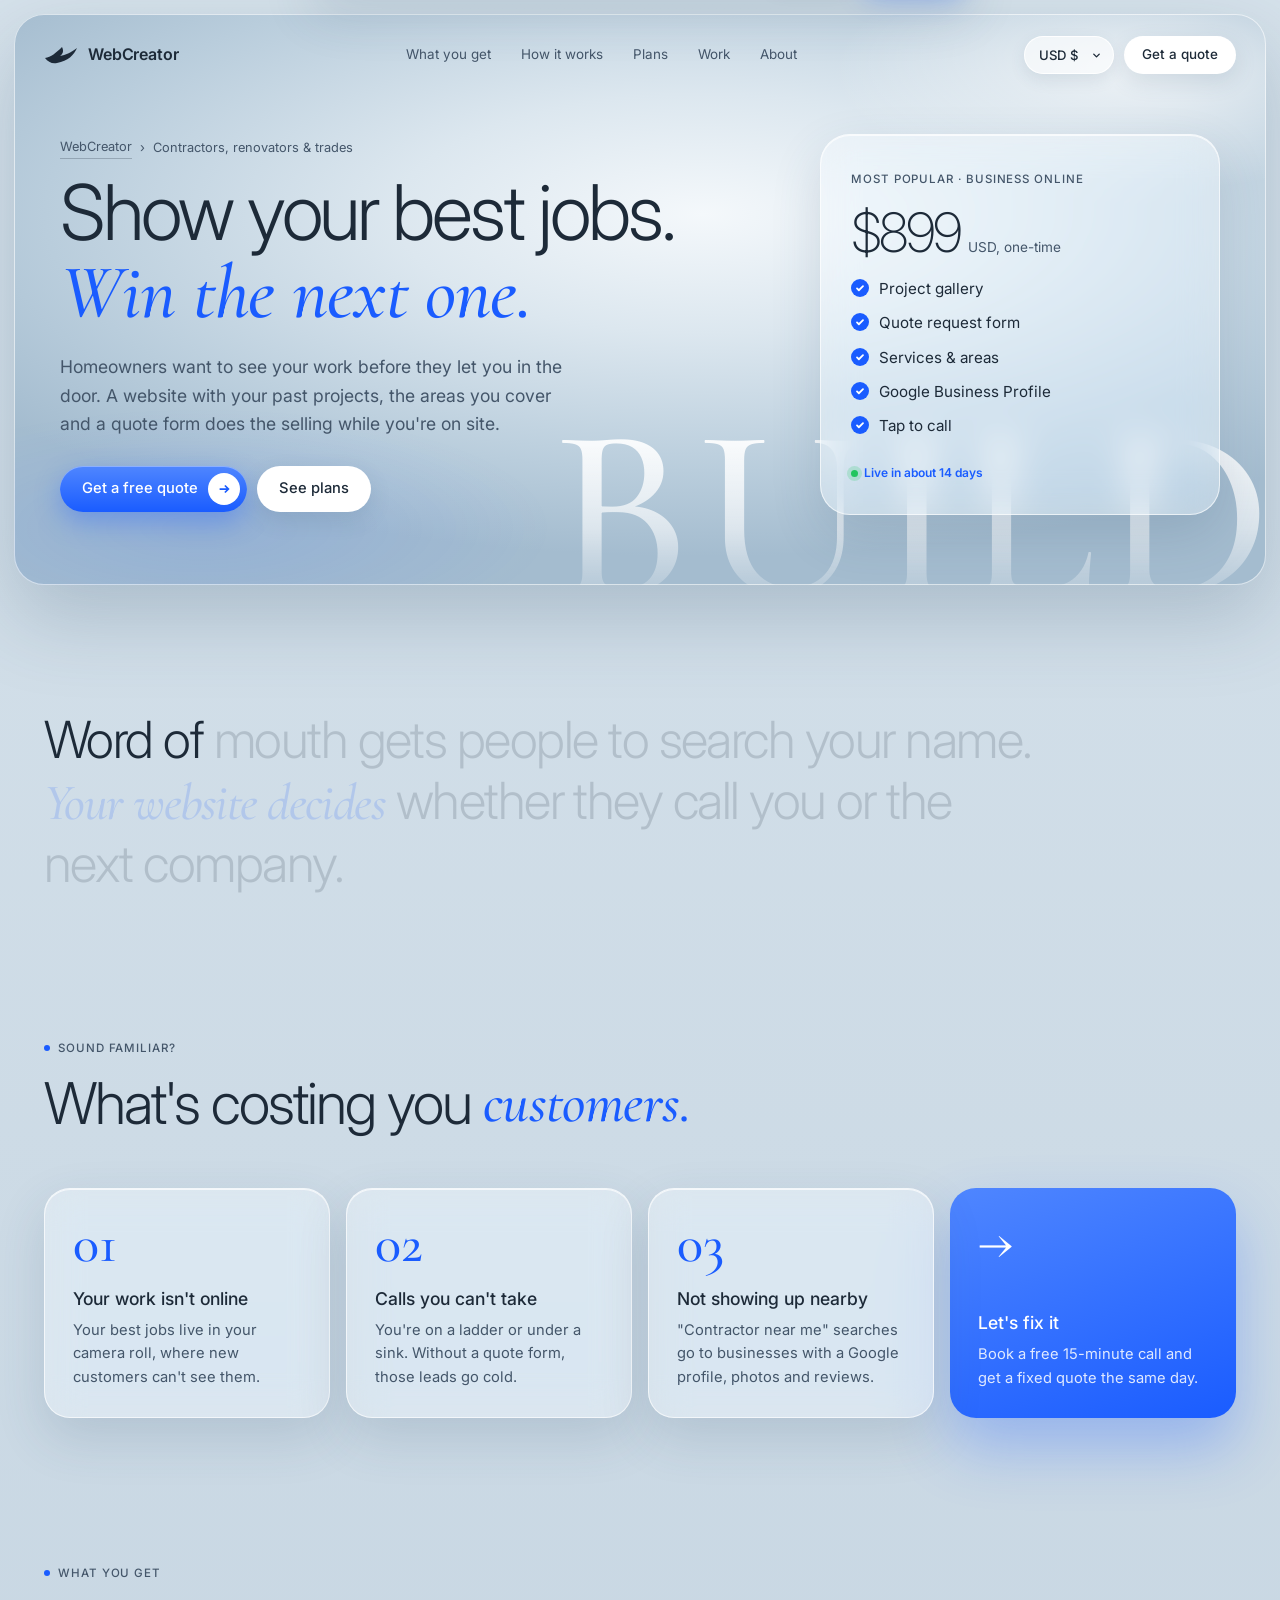
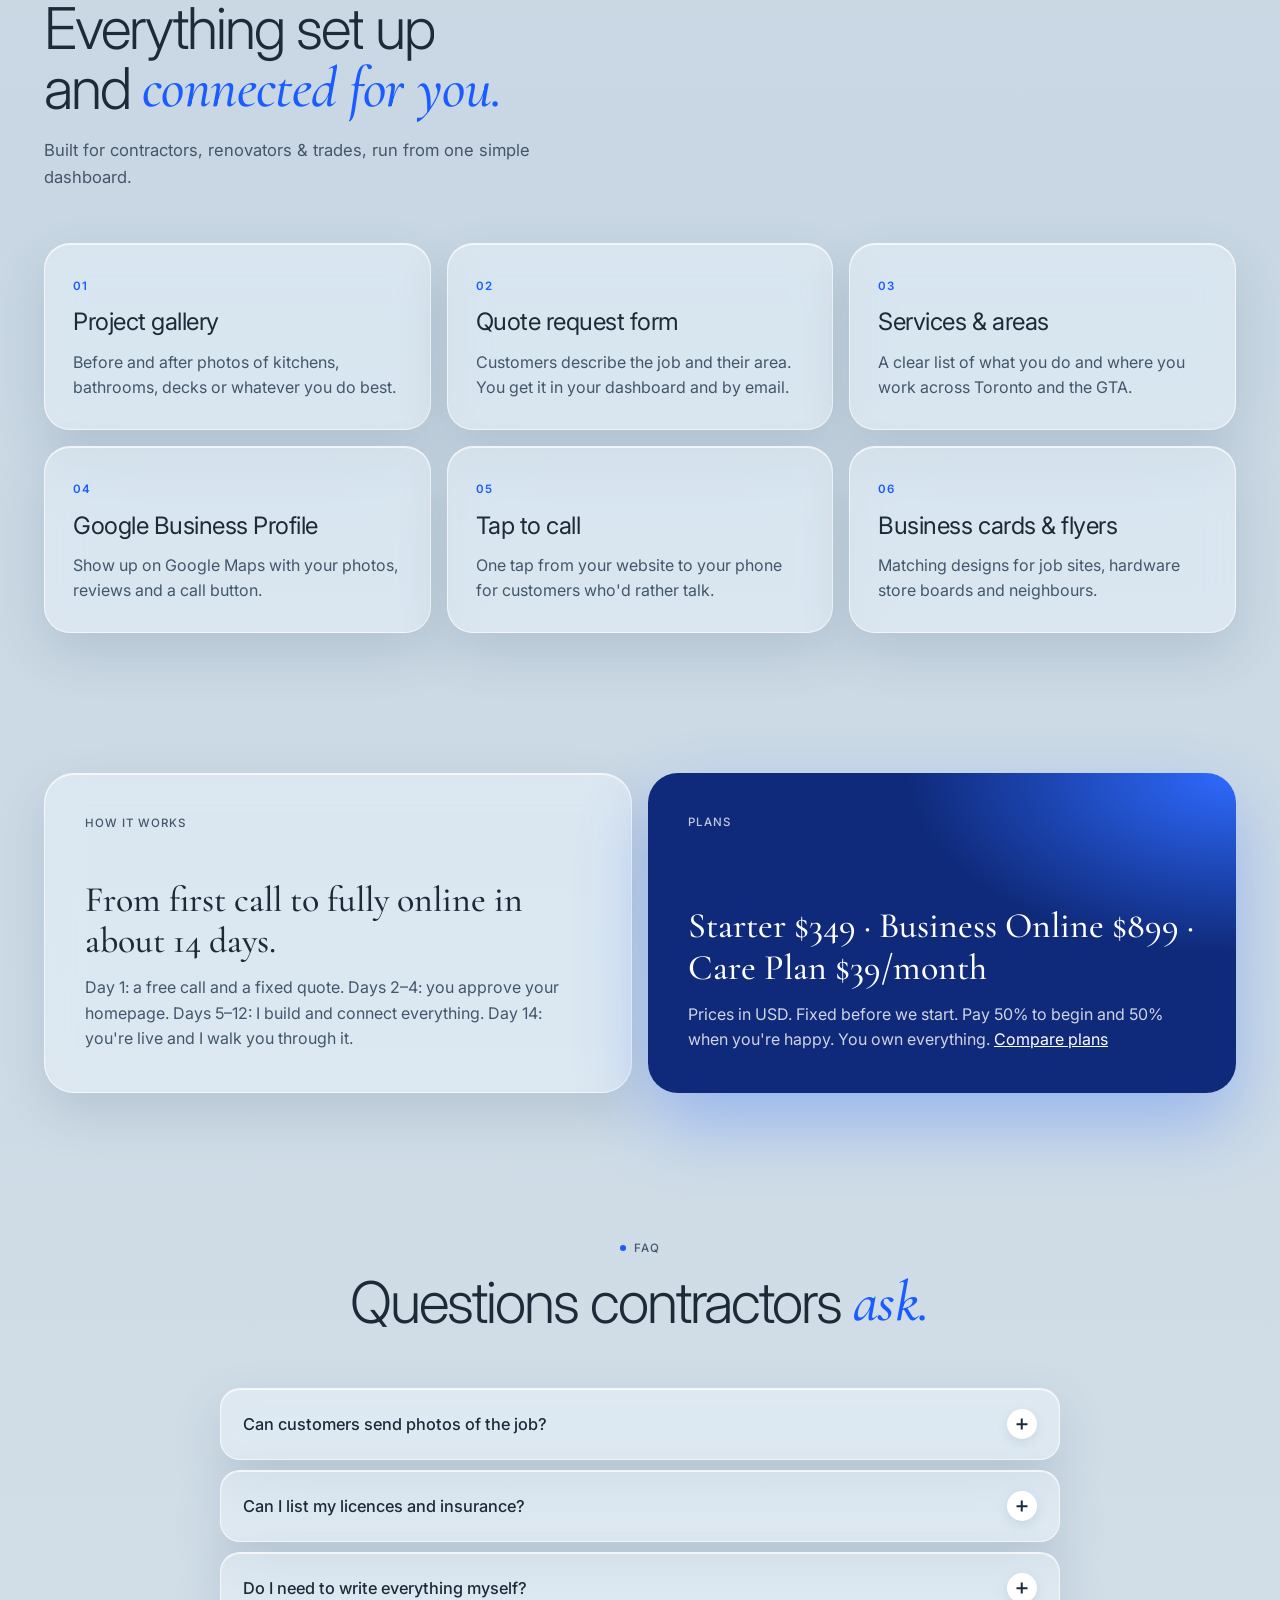
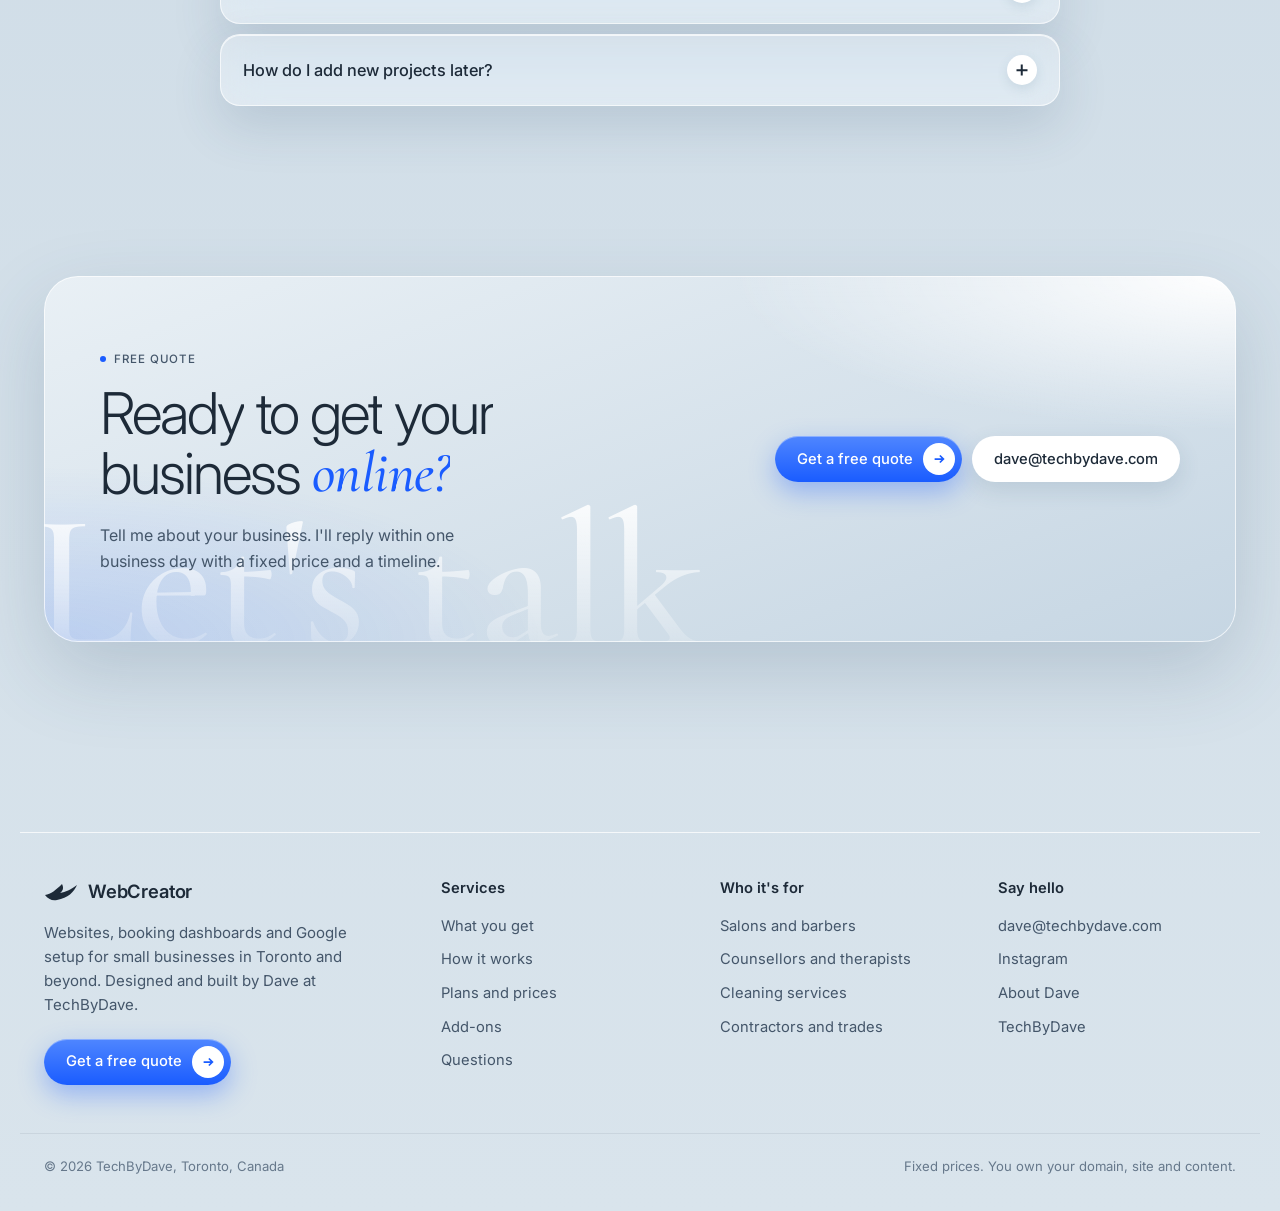
<file: websites-for-contractors.html>
<!DOCTYPE html>
<html lang="en">
<head>
<meta charset="utf-8">
<meta name="viewport" content="width=device-width, initial-scale=1">
<title>Websites for Contractors &amp; Trades in Toronto | WebCreator</title>
<meta name="description" content="Websites for contractors, renovators, plumbers, electricians and trades in Toronto and the GTA. Show your past projects, get quote requests online and show up on Google Maps. From $349.">
<link rel="canonical" href="https://webcreator.techbydave.com/websites-for-contractors.html">
<meta property="og:title" content="Websites for Contractors &amp; Trades in Toronto | WebCreator">
<meta property="og:description" content="Websites for contractors, renovators, plumbers, electricians and trades in Toronto and the GTA. Show your past projects, get quote requests online and show up on Google Maps. From $349.">
<meta property="og:url" content="https://webcreator.techbydave.com/websites-for-contractors.html">
<meta property="og:type" content="website">
<meta property="og:image" content="https://webcreator.techbydave.com/images/og.jpg">
<meta name="twitter:card" content="summary_large_image">
<link rel="icon" href="favicon.svg" type="image/svg+xml">
<link rel="icon" href="favicon.ico" sizes="any">
<link rel="apple-touch-icon" href="apple-touch-icon.png">
<link rel="manifest" href="site.webmanifest">
<meta name="theme-color" content="#c9d9e5">
<link rel="preconnect" href="https://fonts.googleapis.com">
<link rel="preconnect" href="https://fonts.gstatic.com" crossorigin>
<link href="https://fonts.googleapis.com/css2?family=Cormorant+Garamond:wght@500;600&family=Inter:wght@200;300;400;500;600&display=swap" rel="stylesheet">
<script type="application/ld+json">
{"@context": "https://schema.org", "@graph": [{"@type": "Service", "name": "Show your best jobs. Win the next one.", "serviceType": "Website design", "url": "https://webcreator.techbydave.com/websites-for-contractors.html", "audience": {"@type": "BusinessAudience", "name": "Contractors, renovators & trades"}, "areaServed": [{"@type": "City", "name": "Toronto"}, "Worldwide"], "provider": {"@id": "https://webcreator.techbydave.com/#business", "@type": "ProfessionalService", "name": "WebCreator by TechByDave", "url": "https://webcreator.techbydave.com/"}, "offers": [{"@type": "Offer", "name": "Starter Website", "price": "349", "priceCurrency": "USD"}, {"@type": "Offer", "name": "Business Online", "price": "899", "priceCurrency": "USD"}]}, {"@type": "FAQPage", "mainEntity": [{"@type": "Question", "name": "Can customers send photos of the job?", "acceptedAnswer": {"@type": "Answer", "text": "The standard quote form lets them describe the job in detail. If you need photo uploads, tell me and I'll include it in your quote."}}, {"@type": "Question", "name": "Can I list my licences and insurance?", "acceptedAnswer": {"@type": "Answer", "text": "Yes. Showing licences, insurance and warranties is one of the best ways to build trust, and it goes right on your homepage."}}, {"@type": "Question", "name": "Do I need to write everything myself?", "acceptedAnswer": {"@type": "Answer", "text": "No. Tell me about your business on a short call and I'll write the pages. You just check them."}}, {"@type": "Question", "name": "How do I add new projects later?", "acceptedAnswer": {"@type": "Answer", "text": "Send me the photos and I'll add them, or add them yourself if you're on the Care Plan."}}]}, {"@type": "BreadcrumbList", "itemListElement": [{"@type": "ListItem", "position": 1, "name": "WebCreator", "item": "https://webcreator.techbydave.com/"}, {"@type": "ListItem", "position": 2, "name": "Contractors, renovators & trades", "item": "https://webcreator.techbydave.com/websites-for-contractors.html"}]}]}
</script>
<link rel="stylesheet" href="assets/site.css?v=202611252355">
</head>
<body>
<div class="progress" aria-hidden="true"></div>
<nav class="pnav glass" aria-label="Page">
  <a class="brand" href="index.html"><svg viewBox="0 0 34 20" aria-hidden="true"><path d="M1 13c6-1 11-5 17-11 2 4 1 7-2 9 6-1 10-3 17-8-3 7-9 13-20 15-5 1-9-1-12-5z" fill="#1d2a38"/></svg>WebCreator</a>
  <a class="l" href="#problems">Why</a><a class="l" href="#included">What you get</a><a class="l" href="#faq" data-opt>FAQ</a><a class="l" href="index.html#plans">Plans</a>
  <a class="btn btn-blue" href="index.html#contact" style="padding:0 16px">Get a quote</a>
</nav>

<header class="frame about niche" id="top">
  <nav class="nav" aria-label="Main">
    <a class="brand" href="index.html" aria-label="WebCreator home"><svg viewBox="0 0 34 20" aria-hidden="true"><path d="M1 13c6-1 11-5 17-11 2 4 1 7-2 9 6-1 10-3 17-8-3 7-9 13-20 15-5 1-9-1-12-5z" fill="#1d2a38"/></svg>WebCreator</a>
    <ul><li><a href="index.html#included">What you get</a></li><li><a href="index.html#process">How it works</a></li><li><a href="index.html#plans">Plans</a></li><li><a href="index.html#work">Work</a></li><li><a href="about.html">About</a></li></ul>
    <a class="btn btn-white" href="index.html#contact">Get a quote</a>
  </nav>

  <div class="word" aria-hidden="true">BUILD</div>

  <div class="ahero">
    <div>
      <nav class="crumbs reveal-up" aria-label="Breadcrumb"><a href="index.html">WebCreator</a> <span aria-hidden="true">›</span> <span>Contractors, renovators &amp; trades</span></nav>
      <h1 class="reveal-up" style="transition-delay:.1s;margin-top:16px">Show your best jobs. <em>Win the next one.</em></h1>
      <p class="lead reveal-up" style="transition-delay:.25s">Homeowners want to see your work before they let you in the door. A website with your past projects, the areas you cover and a quote form does the selling while you&#x27;re on site.</p>
      <div class="ctas reveal-up" style="transition-delay:.4s;display:flex;gap:10px;flex-wrap:wrap">
        <a class="btn btn-blue" href="index.html#contact">Get a free quote <span class="dot"><svg viewBox="0 0 16 16" fill="none" stroke="currentColor" stroke-width="2"><path d="M3 8h10M9 4l4 4-4 4"/></svg></span></a>
        <a class="btn btn-white" href="index.html#plans">See plans</a>
      </div>
    </div>
    <aside class="nicard glass floaty reveal-up" style="transition-delay:.3s" aria-label="Business Online package">
      <span class="label">Most popular · Business Online</span>
      <div class="price">$899 <small><span class="curcode">USD</span>, one-time</small></div>
      <ul><li>Project gallery</li><li>Quote request form</li><li>Services &amp; areas</li><li>Google Business Profile</li><li>Tap to call</li></ul>
      <span class="live">Live in about 14 days</span>
    </aside>
  </div>
</header>

<section style="padding-bottom:30px"><div class="wrap">
  <p class="say">Word of mouth gets people to search your name. <em>Your website decides</em> whether they call you or the next company.</p>
</div></section>

<section id="problems"><div class="wrap">
  <div class="head rv"><span class="label">Sound familiar?</span><h2>What's costing you <em>customers.</em></h2></div>
  <div class="values four"><div class="val glass rv"><span class="big">01</span><h3>Your work isn&#x27;t online</h3><p>Your best jobs live in your camera roll, where new customers can&#x27;t see them.</p></div><div class="val glass rv"><span class="big">02</span><h3>Calls you can&#x27;t take</h3><p>You&#x27;re on a ladder or under a sink. Without a quote form, those leads go cold.</p></div><div class="val glass rv"><span class="big">03</span><h3>Not showing up nearby</h3><p>&quot;Contractor near me&quot; searches go to businesses with a Google profile, photos and reviews.</p></div>
    <a class="val rv" href="index.html#contact" style="background:linear-gradient(160deg,var(--blue2),var(--blue));color:#fff;box-shadow:0 30px 60px rgba(26,92,255,.3)"><span class="big" style="color:#fff">→</span><h3>Let's fix it</h3><p style="color:rgba(255,255,255,.85)">Book a free 15-minute call and get a fixed quote the same day.</p></a>
  </div>
</div></section>

<section id="included" style="padding-top:30px"><div class="wrap">
  <div class="head rv"><span class="label">What you get</span><h2>Everything set up and <em>connected for you.</em></h2><p>Built for contractors, renovators &amp; trades, run from one simple dashboard.</p></div>
  <div class="feats"><div class="chap glass rv feat"><span class="k">01</span><h3>Project gallery</h3><p>Before and after photos of kitchens, bathrooms, decks or whatever you do best.</p></div><div class="chap glass rv feat"><span class="k">02</span><h3>Quote request form</h3><p>Customers describe the job and their area. You get it in your dashboard and by email.</p></div><div class="chap glass rv feat"><span class="k">03</span><h3>Services &amp; areas</h3><p>A clear list of what you do and where you work across Toronto and the GTA.</p></div><div class="chap glass rv feat"><span class="k">04</span><h3>Google Business Profile</h3><p>Show up on Google Maps with your photos, reviews and a call button.</p></div><div class="chap glass rv feat"><span class="k">05</span><h3>Tap to call</h3><p>One tap from your website to your phone for customers who&#x27;d rather talk.</p></div><div class="chap glass rv feat"><span class="k">06</span><h3>Business cards &amp; flyers</h3><p>Matching designs for job sites, hardware store boards and neighbours.</p></div></div>
</div></section>

<section style="padding-top:30px"><div class="wrap">
  <div class="mission">
    <div class="mcard glass rv"><span class="label">How it works</span><q>From first call to fully online in about 14 days.</q><p>Day 1: a free call and a fixed quote. Days 2–4: you approve your homepage. Days 5–12: I build and connect everything. Day 14: you're live and I walk you through it.</p></div>
    <div class="mcard dark rv"><span class="label">Plans</span><q>Starter $349 · Business Online $899 · Care Plan $39/month</q><p><span class="curnote">Prices in USD.</span> Fixed before we start. Pay 50% to begin and 50% when you're happy. You own everything. <a href="index.html#plans" style="color:#fff;text-decoration:underline">Compare plans</a></p></div>
  </div>
</div></section>

<section id="faq" style="padding-top:30px"><div class="wrap">
  <div class="head c rv"><span class="label">FAQ</span><h2>Questions contractors <em>ask.</em></h2></div>
  <div class="faq rv"><div class="q glass"><button type="button" aria-expanded="false" aria-controls="a0">Can customers send photos of the job?<i aria-hidden="true"></i></button><div class="a" id="a0"><div><p>The standard quote form lets them describe the job in detail. If you need photo uploads, tell me and I&#x27;ll include it in your quote.</p></div></div></div><div class="q glass"><button type="button" aria-expanded="false" aria-controls="a1">Can I list my licences and insurance?<i aria-hidden="true"></i></button><div class="a" id="a1"><div><p>Yes. Showing licences, insurance and warranties is one of the best ways to build trust, and it goes right on your homepage.</p></div></div></div><div class="q glass"><button type="button" aria-expanded="false" aria-controls="a2">Do I need to write everything myself?<i aria-hidden="true"></i></button><div class="a" id="a2"><div><p>No. Tell me about your business on a short call and I&#x27;ll write the pages. You just check them.</p></div></div></div><div class="q glass"><button type="button" aria-expanded="false" aria-controls="a3">How do I add new projects later?<i aria-hidden="true"></i></button><div class="a" id="a3"><div><p>Send me the photos and I&#x27;ll add them, or add them yourself if you&#x27;re on the Care Plan.</p></div></div></div></div>
</div></section>

<section style="padding-top:60px"><div class="wrap">
  <div class="contact cta-row rv">
    <div class="bigword" aria-hidden="true">Let's talk</div>
    <div>
      <div class="head" style="margin:0"><span class="label">Free quote</span><h2>Ready to get your business <em>online?</em></h2></div>
      <p class="l">Tell me about your business. I'll reply within one business day with a fixed price and a timeline.</p>
    </div>
    <div style="display:flex;gap:10px;flex-wrap:wrap">
      <a class="btn btn-blue" href="index.html#contact">Get a free quote <span class="dot"><svg viewBox="0 0 16 16" fill="none" stroke="currentColor" stroke-width="2"><path d="M3 8h10M9 4l4 4-4 4"/></svg></span></a>
      <a class="btn btn-white" href="mailto:dave@techbydave.com">dave@techbydave.com</a>
    </div>
  </div>
</div></section>

<footer class="sitefoot"><div class="wrap fgrid">
  <div class="fbrand">
    <a class="brand" href="/" aria-label="WebCreator by TechByDave, home"><svg viewBox="0 0 34 20" aria-hidden="true"><path d="M1 13c6-1 11-5 17-11 2 4 1 7-2 9 6-1 10-3 17-8-3 7-9 13-20 15-5 1-9-1-12-5z" fill="#1d2a38"/></svg>WebCreator</a>
    <p>Websites, booking dashboards and Google setup for small businesses in Toronto and beyond. Designed and built by Dave at TechByDave.</p>
    <a class="btn btn-blue" href="/#contact">Get a free quote <span class="dot"><svg viewBox="0 0 16 16" fill="none" stroke="currentColor" stroke-width="2"><path d="M3 8h10M9 4l4 4-4 4"/></svg></span></a>
  </div>
  <nav class="fcol" aria-label="Services"><h4>Services</h4><a href="/#included">What you get</a><a href="/#process">How it works</a><a href="/#plans">Plans and prices</a><a href="/#addon-launch">Add-ons</a><a href="/#faq">Questions</a></nav>
  <nav class="fcol" aria-label="Industries"><h4>Who it's for</h4><a href="/websites-for-salons.html">Salons and barbers</a><a href="/websites-for-counsellors.html">Counsellors and therapists</a><a href="/websites-for-cleaning-services.html">Cleaning services</a><a href="/websites-for-contractors.html">Contractors and trades</a></nav>
  <nav class="fcol" aria-label="Contact"><h4>Say hello</h4><a href="mailto:dave@techbydave.com">dave@techbydave.com</a><a href="https://www.instagram.com/webcreator.dave/" target="_blank" rel="noopener">Instagram</a><a href="/about.html">About Dave</a><a href="https://techbydave.com">TechByDave</a></nav>
</div><div class="wrap fbase"><span>© <span class="year">2026</span> TechByDave, Toronto, Canada</span><span>Fixed prices. You own your domain, site and content.</span></div></footer>

<script src="assets/site.js?v=202611252355"></script>
</body>
</html>
</file>
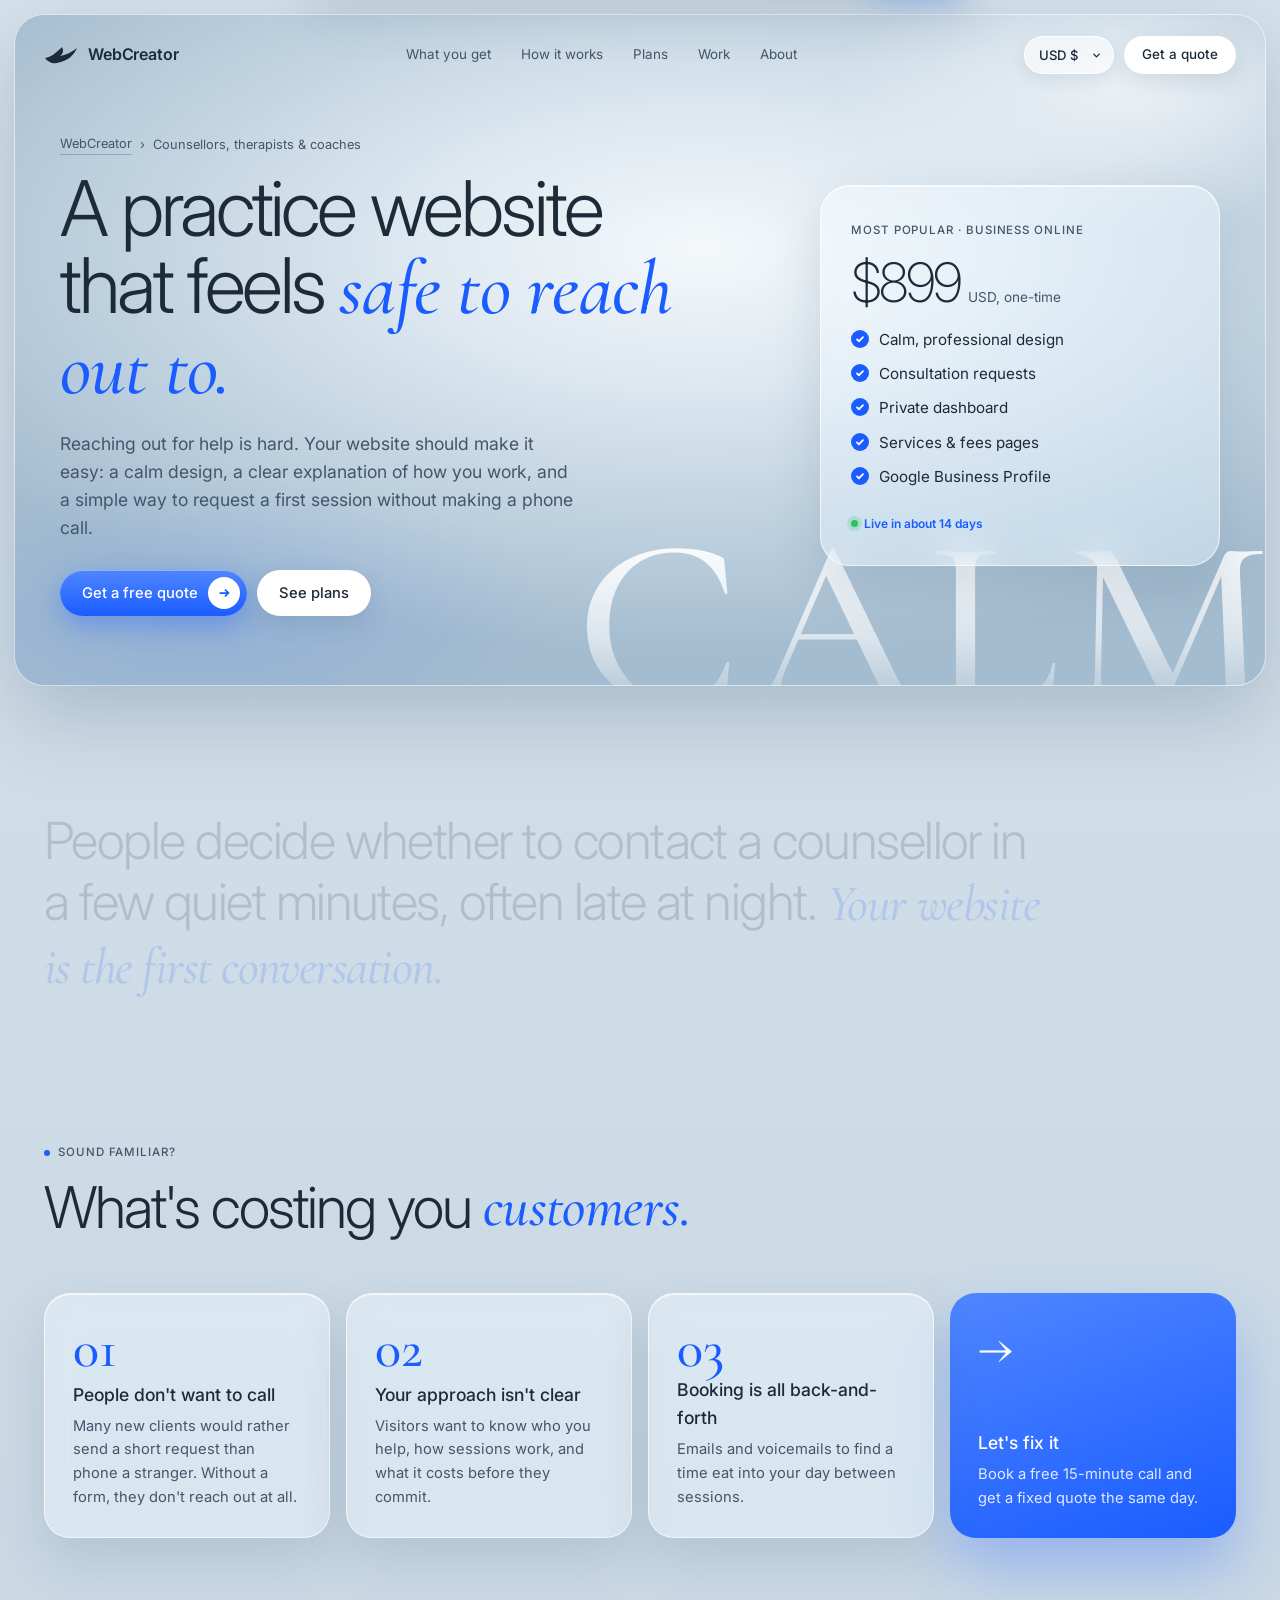
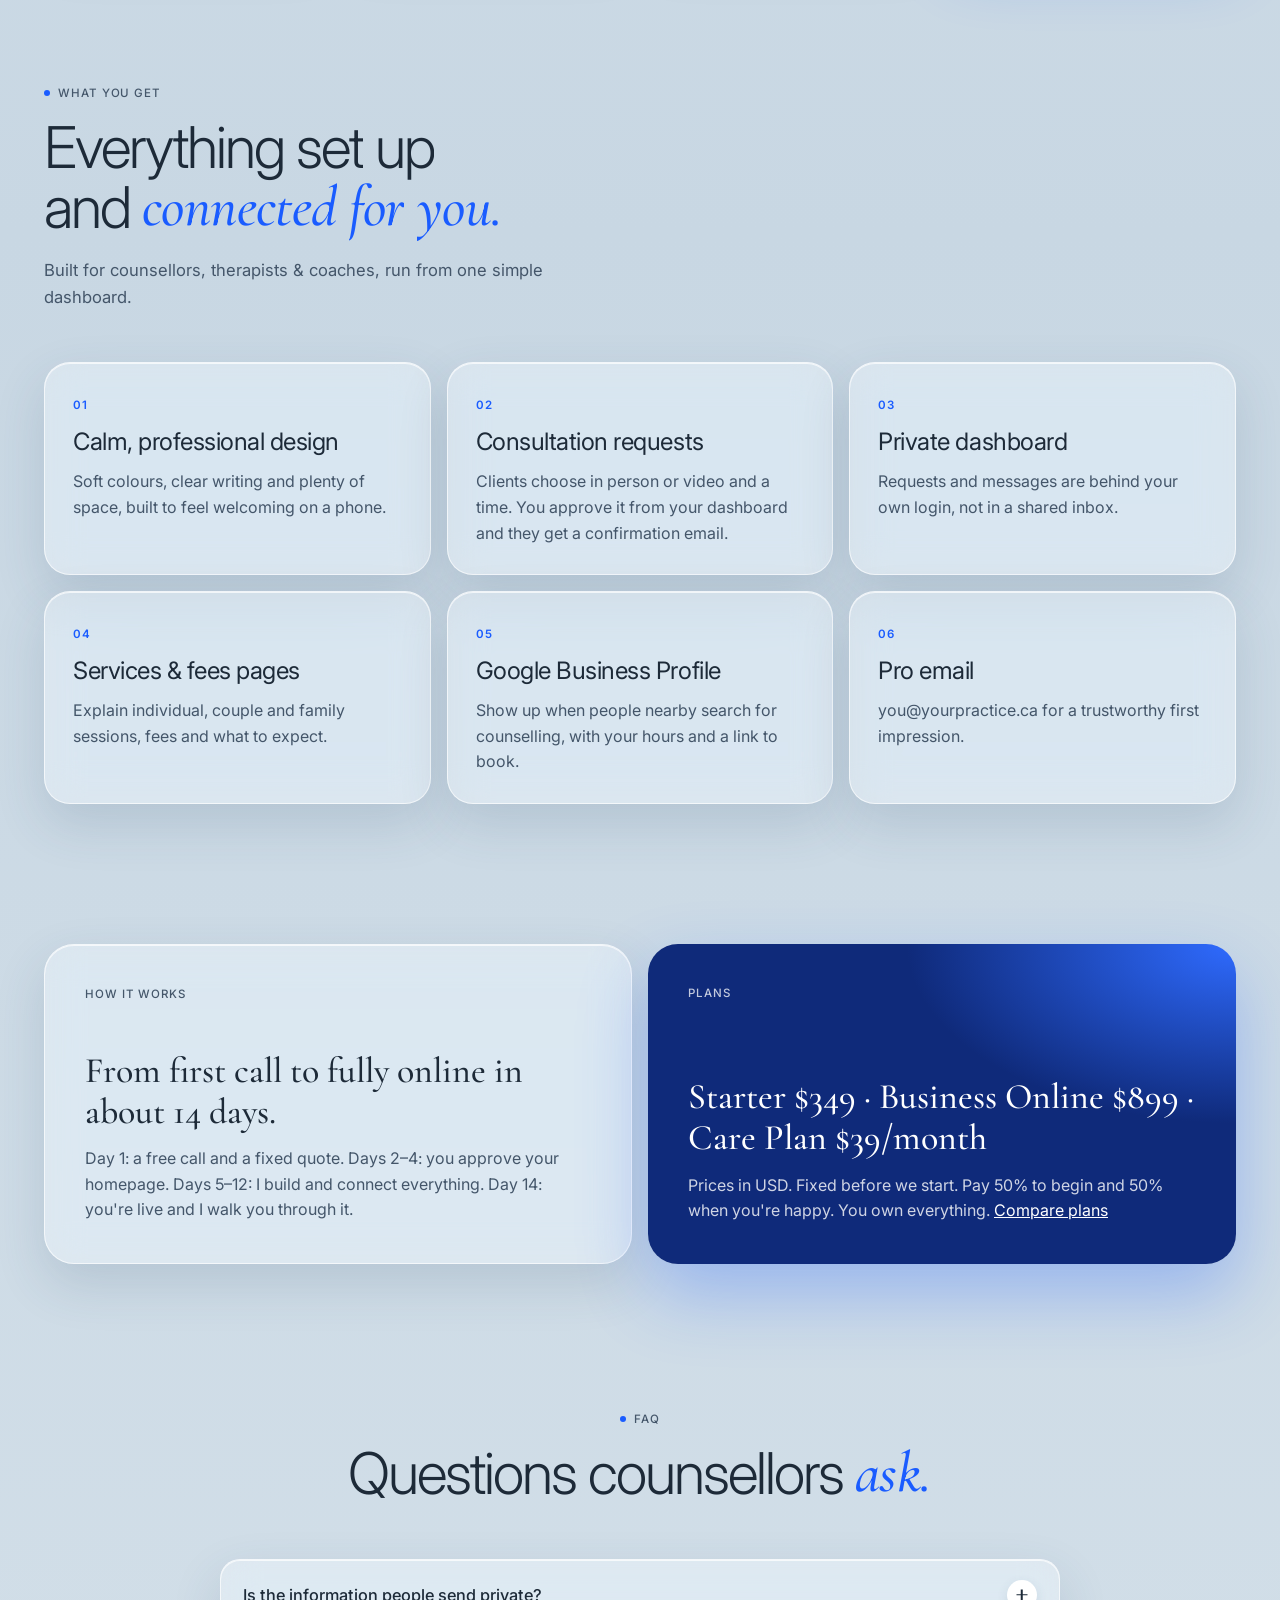
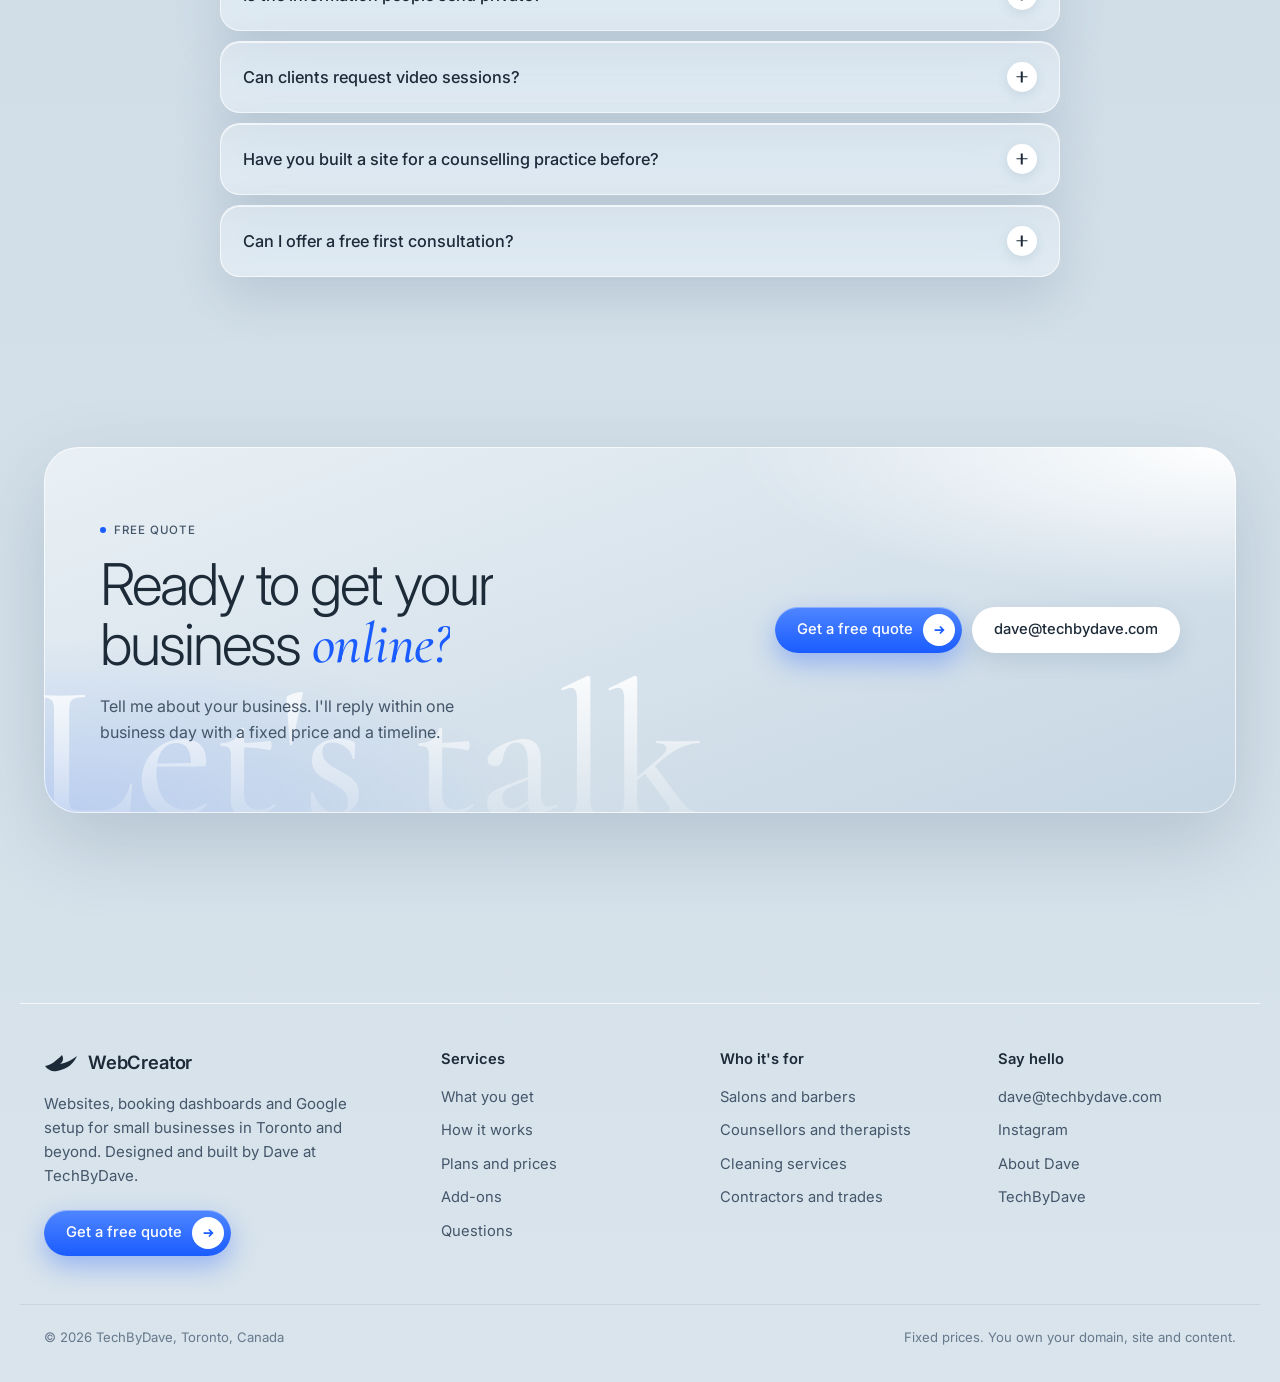
<file: websites-for-counsellors.html>
<!DOCTYPE html>
<html lang="en">
<head>
<meta charset="utf-8">
<meta name="viewport" content="width=device-width, initial-scale=1">
<title>Websites for Counsellors &amp; Therapists in Toronto | WebCreator</title>
<meta name="description" content="Calm, trustworthy websites for counsellors, therapists and coaches in Toronto. Explain your approach, let clients request a consultation online and manage it all from a private dashboard. From $349.">
<link rel="canonical" href="https://webcreator.techbydave.com/websites-for-counsellors.html">
<meta property="og:title" content="Websites for Counsellors &amp; Therapists in Toronto | WebCreator">
<meta property="og:description" content="Calm, trustworthy websites for counsellors, therapists and coaches in Toronto. Explain your approach, let clients request a consultation online and manage it all from a private dashboard. From $349.">
<meta property="og:url" content="https://webcreator.techbydave.com/websites-for-counsellors.html">
<meta property="og:type" content="website">
<meta property="og:image" content="https://webcreator.techbydave.com/images/og.jpg">
<meta name="twitter:card" content="summary_large_image">
<link rel="icon" href="favicon.svg" type="image/svg+xml">
<link rel="icon" href="favicon.ico" sizes="any">
<link rel="apple-touch-icon" href="apple-touch-icon.png">
<link rel="manifest" href="site.webmanifest">
<meta name="theme-color" content="#c9d9e5">
<link rel="preconnect" href="https://fonts.googleapis.com">
<link rel="preconnect" href="https://fonts.gstatic.com" crossorigin>
<link href="https://fonts.googleapis.com/css2?family=Cormorant+Garamond:wght@500;600&family=Inter:wght@200;300;400;500;600&display=swap" rel="stylesheet">
<script type="application/ld+json">
{"@context": "https://schema.org", "@graph": [{"@type": "Service", "name": "A practice website that feels safe to reach out to.", "serviceType": "Website design", "url": "https://webcreator.techbydave.com/websites-for-counsellors.html", "audience": {"@type": "BusinessAudience", "name": "Counsellors, therapists & coaches"}, "areaServed": [{"@type": "City", "name": "Toronto"}, "Worldwide"], "provider": {"@id": "https://webcreator.techbydave.com/#business", "@type": "ProfessionalService", "name": "WebCreator by TechByDave", "url": "https://webcreator.techbydave.com/"}, "offers": [{"@type": "Offer", "name": "Starter Website", "price": "349", "priceCurrency": "USD"}, {"@type": "Offer", "name": "Business Online", "price": "899", "priceCurrency": "USD"}]}, {"@type": "FAQPage", "mainEntity": [{"@type": "Question", "name": "Is the information people send private?", "acceptedAnswer": {"@type": "Answer", "text": "The site runs on a secure (HTTPS) connection and requests are only visible after you log in to your dashboard. I keep forms short and recommend not asking for personal health details in them."}}, {"@type": "Question", "name": "Can clients request video sessions?", "acceptedAnswer": {"@type": "Answer", "text": "Yes. You can offer in-person and video sessions, and clients choose when they request a time."}}, {"@type": "Question", "name": "Have you built a site for a counselling practice before?", "acceptedAnswer": {"@type": "Answer", "text": "Yes. My first client was a counselling practice: a new website, a booking dashboard, a Google Business Profile and professional email."}}, {"@type": "Question", "name": "Can I offer a free first consultation?", "acceptedAnswer": {"@type": "Answer", "text": "Yes. It can be its own option on the booking form, with its own length and description."}}]}, {"@type": "BreadcrumbList", "itemListElement": [{"@type": "ListItem", "position": 1, "name": "WebCreator", "item": "https://webcreator.techbydave.com/"}, {"@type": "ListItem", "position": 2, "name": "Counsellors, therapists & coaches", "item": "https://webcreator.techbydave.com/websites-for-counsellors.html"}]}]}
</script>
<link rel="stylesheet" href="assets/site.css?v=202611252355">
</head>
<body>
<div class="progress" aria-hidden="true"></div>
<nav class="pnav glass" aria-label="Page">
  <a class="brand" href="index.html"><svg viewBox="0 0 34 20" aria-hidden="true"><path d="M1 13c6-1 11-5 17-11 2 4 1 7-2 9 6-1 10-3 17-8-3 7-9 13-20 15-5 1-9-1-12-5z" fill="#1d2a38"/></svg>WebCreator</a>
  <a class="l" href="#problems">Why</a><a class="l" href="#included">What you get</a><a class="l" href="#faq" data-opt>FAQ</a><a class="l" href="index.html#plans">Plans</a>
  <a class="btn btn-blue" href="index.html#contact" style="padding:0 16px">Get a quote</a>
</nav>

<header class="frame about niche" id="top">
  <nav class="nav" aria-label="Main">
    <a class="brand" href="index.html" aria-label="WebCreator home"><svg viewBox="0 0 34 20" aria-hidden="true"><path d="M1 13c6-1 11-5 17-11 2 4 1 7-2 9 6-1 10-3 17-8-3 7-9 13-20 15-5 1-9-1-12-5z" fill="#1d2a38"/></svg>WebCreator</a>
    <ul><li><a href="index.html#included">What you get</a></li><li><a href="index.html#process">How it works</a></li><li><a href="index.html#plans">Plans</a></li><li><a href="index.html#work">Work</a></li><li><a href="about.html">About</a></li></ul>
    <a class="btn btn-white" href="index.html#contact">Get a quote</a>
  </nav>

  <div class="word" aria-hidden="true">CALM</div>

  <div class="ahero">
    <div>
      <nav class="crumbs reveal-up" aria-label="Breadcrumb"><a href="index.html">WebCreator</a> <span aria-hidden="true">›</span> <span>Counsellors, therapists &amp; coaches</span></nav>
      <h1 class="reveal-up" style="transition-delay:.1s;margin-top:16px">A practice website that feels <em>safe to reach out to.</em></h1>
      <p class="lead reveal-up" style="transition-delay:.25s">Reaching out for help is hard. Your website should make it easy: a calm design, a clear explanation of how you work, and a simple way to request a first session without making a phone call.</p>
      <div class="ctas reveal-up" style="transition-delay:.4s;display:flex;gap:10px;flex-wrap:wrap">
        <a class="btn btn-blue" href="index.html#contact">Get a free quote <span class="dot"><svg viewBox="0 0 16 16" fill="none" stroke="currentColor" stroke-width="2"><path d="M3 8h10M9 4l4 4-4 4"/></svg></span></a>
        <a class="btn btn-white" href="index.html#plans">See plans</a>
      </div>
    </div>
    <aside class="nicard glass floaty reveal-up" style="transition-delay:.3s" aria-label="Business Online package">
      <span class="label">Most popular · Business Online</span>
      <div class="price">$899 <small><span class="curcode">USD</span>, one-time</small></div>
      <ul><li>Calm, professional design</li><li>Consultation requests</li><li>Private dashboard</li><li>Services &amp; fees pages</li><li>Google Business Profile</li></ul>
      <span class="live">Live in about 14 days</span>
    </aside>
  </div>
</header>

<section style="padding-bottom:30px"><div class="wrap">
  <p class="say">People decide whether to contact a counsellor in a few quiet minutes, often late at night. <em>Your website is the first conversation.</em></p>
</div></section>

<section id="problems"><div class="wrap">
  <div class="head rv"><span class="label">Sound familiar?</span><h2>What's costing you <em>customers.</em></h2></div>
  <div class="values four"><div class="val glass rv"><span class="big">01</span><h3>People don&#x27;t want to call</h3><p>Many new clients would rather send a short request than phone a stranger. Without a form, they don&#x27;t reach out at all.</p></div><div class="val glass rv"><span class="big">02</span><h3>Your approach isn&#x27;t clear</h3><p>Visitors want to know who you help, how sessions work, and what it costs before they commit.</p></div><div class="val glass rv"><span class="big">03</span><h3>Booking is all back-and-forth</h3><p>Emails and voicemails to find a time eat into your day between sessions.</p></div>
    <a class="val rv" href="index.html#contact" style="background:linear-gradient(160deg,var(--blue2),var(--blue));color:#fff;box-shadow:0 30px 60px rgba(26,92,255,.3)"><span class="big" style="color:#fff">→</span><h3>Let's fix it</h3><p style="color:rgba(255,255,255,.85)">Book a free 15-minute call and get a fixed quote the same day.</p></a>
  </div>
</div></section>

<section id="included" style="padding-top:30px"><div class="wrap">
  <div class="head rv"><span class="label">What you get</span><h2>Everything set up and <em>connected for you.</em></h2><p>Built for counsellors, therapists &amp; coaches, run from one simple dashboard.</p></div>
  <div class="feats"><div class="chap glass rv feat"><span class="k">01</span><h3>Calm, professional design</h3><p>Soft colours, clear writing and plenty of space, built to feel welcoming on a phone.</p></div><div class="chap glass rv feat"><span class="k">02</span><h3>Consultation requests</h3><p>Clients choose in person or video and a time. You approve it from your dashboard and they get a confirmation email.</p></div><div class="chap glass rv feat"><span class="k">03</span><h3>Private dashboard</h3><p>Requests and messages are behind your own login, not in a shared inbox.</p></div><div class="chap glass rv feat"><span class="k">04</span><h3>Services &amp; fees pages</h3><p>Explain individual, couple and family sessions, fees and what to expect.</p></div><div class="chap glass rv feat"><span class="k">05</span><h3>Google Business Profile</h3><p>Show up when people nearby search for counselling, with your hours and a link to book.</p></div><div class="chap glass rv feat"><span class="k">06</span><h3>Pro email</h3><p>you@yourpractice.ca for a trustworthy first impression.</p></div></div>
</div></section>

<section style="padding-top:30px"><div class="wrap">
  <div class="mission">
    <div class="mcard glass rv"><span class="label">How it works</span><q>From first call to fully online in about 14 days.</q><p>Day 1: a free call and a fixed quote. Days 2–4: you approve your homepage. Days 5–12: I build and connect everything. Day 14: you're live and I walk you through it.</p></div>
    <div class="mcard dark rv"><span class="label">Plans</span><q>Starter $349 · Business Online $899 · Care Plan $39/month</q><p><span class="curnote">Prices in USD.</span> Fixed before we start. Pay 50% to begin and 50% when you're happy. You own everything. <a href="index.html#plans" style="color:#fff;text-decoration:underline">Compare plans</a></p></div>
  </div>
</div></section>

<section id="faq" style="padding-top:30px"><div class="wrap">
  <div class="head c rv"><span class="label">FAQ</span><h2>Questions counsellors <em>ask.</em></h2></div>
  <div class="faq rv"><div class="q glass"><button type="button" aria-expanded="false" aria-controls="a0">Is the information people send private?<i aria-hidden="true"></i></button><div class="a" id="a0"><div><p>The site runs on a secure (HTTPS) connection and requests are only visible after you log in to your dashboard. I keep forms short and recommend not asking for personal health details in them.</p></div></div></div><div class="q glass"><button type="button" aria-expanded="false" aria-controls="a1">Can clients request video sessions?<i aria-hidden="true"></i></button><div class="a" id="a1"><div><p>Yes. You can offer in-person and video sessions, and clients choose when they request a time.</p></div></div></div><div class="q glass"><button type="button" aria-expanded="false" aria-controls="a2">Have you built a site for a counselling practice before?<i aria-hidden="true"></i></button><div class="a" id="a2"><div><p>Yes. My first client was a counselling practice: a new website, a booking dashboard, a Google Business Profile and professional email.</p></div></div></div><div class="q glass"><button type="button" aria-expanded="false" aria-controls="a3">Can I offer a free first consultation?<i aria-hidden="true"></i></button><div class="a" id="a3"><div><p>Yes. It can be its own option on the booking form, with its own length and description.</p></div></div></div></div>
</div></section>

<section style="padding-top:60px"><div class="wrap">
  <div class="contact cta-row rv">
    <div class="bigword" aria-hidden="true">Let's talk</div>
    <div>
      <div class="head" style="margin:0"><span class="label">Free quote</span><h2>Ready to get your business <em>online?</em></h2></div>
      <p class="l">Tell me about your business. I'll reply within one business day with a fixed price and a timeline.</p>
    </div>
    <div style="display:flex;gap:10px;flex-wrap:wrap">
      <a class="btn btn-blue" href="index.html#contact">Get a free quote <span class="dot"><svg viewBox="0 0 16 16" fill="none" stroke="currentColor" stroke-width="2"><path d="M3 8h10M9 4l4 4-4 4"/></svg></span></a>
      <a class="btn btn-white" href="mailto:dave@techbydave.com">dave@techbydave.com</a>
    </div>
  </div>
</div></section>

<footer class="sitefoot"><div class="wrap fgrid">
  <div class="fbrand">
    <a class="brand" href="/" aria-label="WebCreator by TechByDave, home"><svg viewBox="0 0 34 20" aria-hidden="true"><path d="M1 13c6-1 11-5 17-11 2 4 1 7-2 9 6-1 10-3 17-8-3 7-9 13-20 15-5 1-9-1-12-5z" fill="#1d2a38"/></svg>WebCreator</a>
    <p>Websites, booking dashboards and Google setup for small businesses in Toronto and beyond. Designed and built by Dave at TechByDave.</p>
    <a class="btn btn-blue" href="/#contact">Get a free quote <span class="dot"><svg viewBox="0 0 16 16" fill="none" stroke="currentColor" stroke-width="2"><path d="M3 8h10M9 4l4 4-4 4"/></svg></span></a>
  </div>
  <nav class="fcol" aria-label="Services"><h4>Services</h4><a href="/#included">What you get</a><a href="/#process">How it works</a><a href="/#plans">Plans and prices</a><a href="/#addon-launch">Add-ons</a><a href="/#faq">Questions</a></nav>
  <nav class="fcol" aria-label="Industries"><h4>Who it's for</h4><a href="/websites-for-salons.html">Salons and barbers</a><a href="/websites-for-counsellors.html">Counsellors and therapists</a><a href="/websites-for-cleaning-services.html">Cleaning services</a><a href="/websites-for-contractors.html">Contractors and trades</a></nav>
  <nav class="fcol" aria-label="Contact"><h4>Say hello</h4><a href="mailto:dave@techbydave.com">dave@techbydave.com</a><a href="https://www.instagram.com/webcreator.dave/" target="_blank" rel="noopener">Instagram</a><a href="/about.html">About Dave</a><a href="https://techbydave.com">TechByDave</a></nav>
</div><div class="wrap fbase"><span>© <span class="year">2026</span> TechByDave, Toronto, Canada</span><span>Fixed prices. You own your domain, site and content.</span></div></footer>

<script src="assets/site.js?v=202611252355"></script>
</body>
</html>
</file>
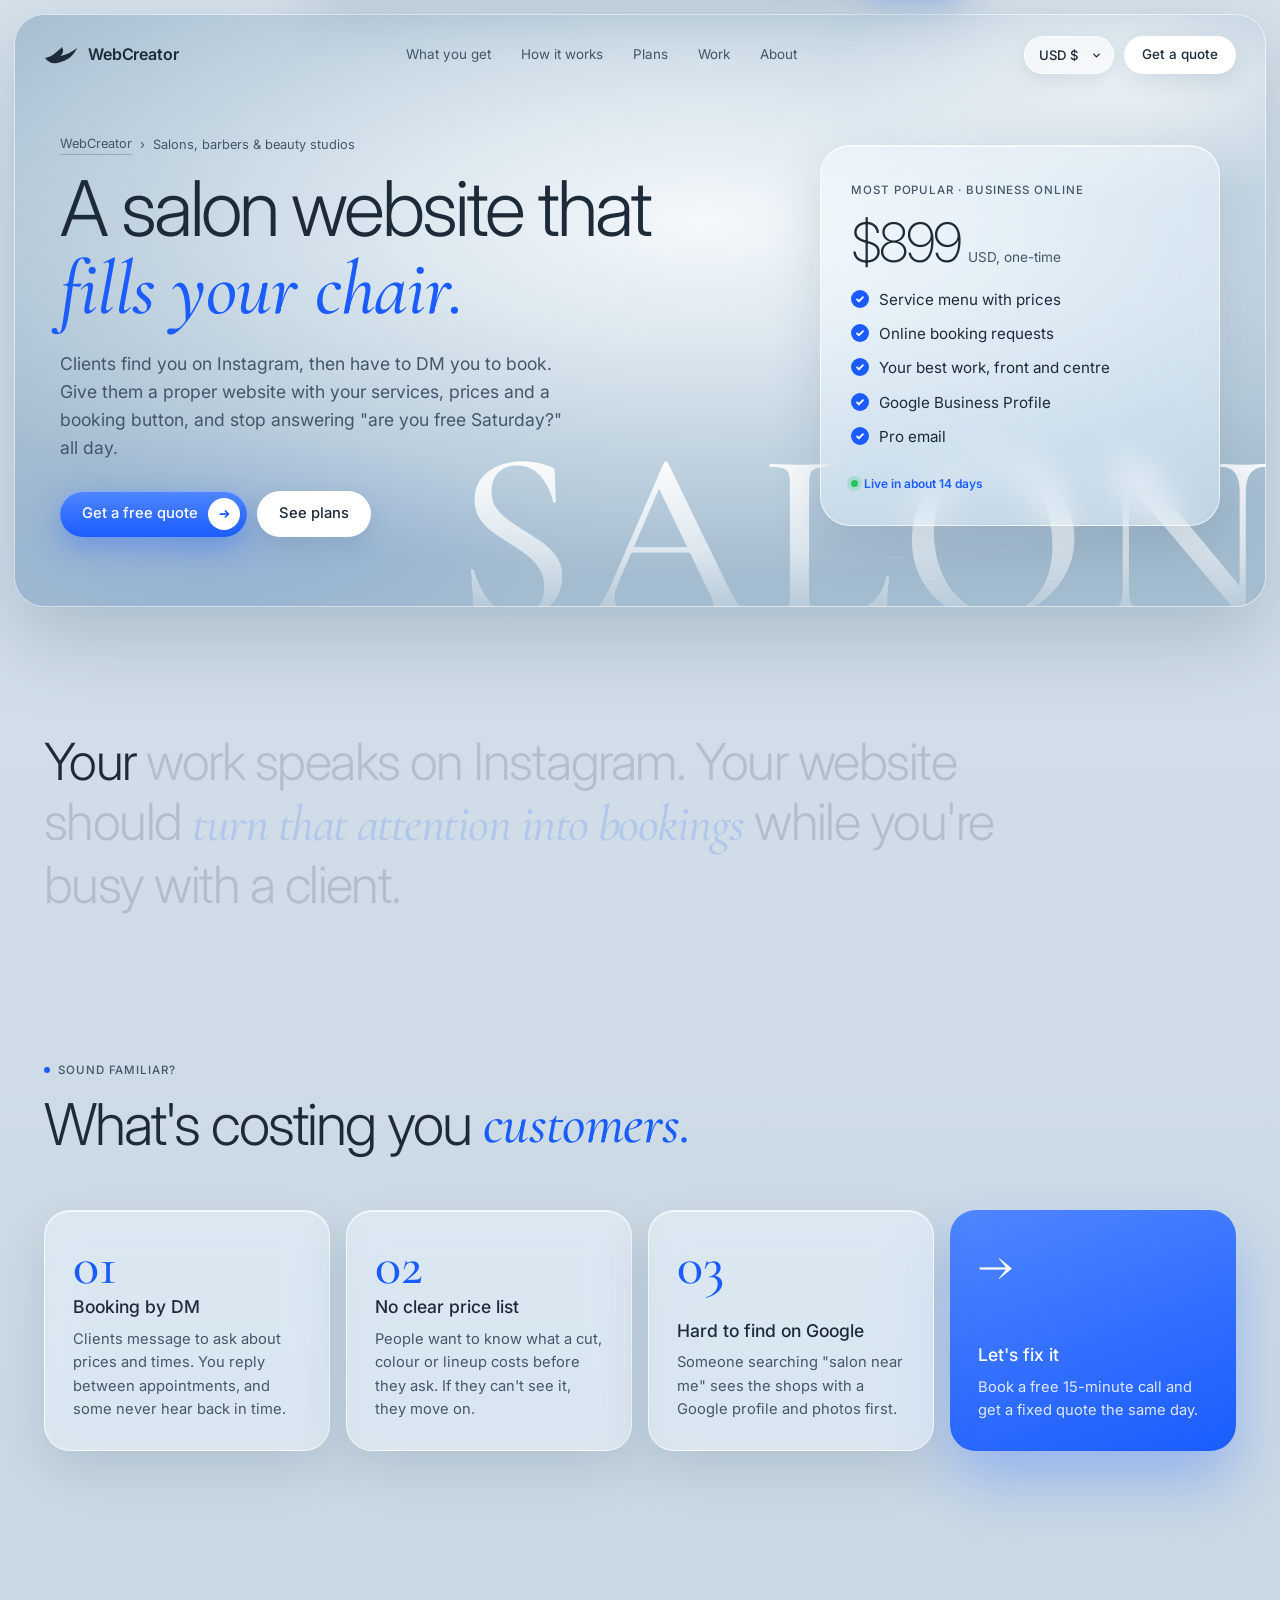
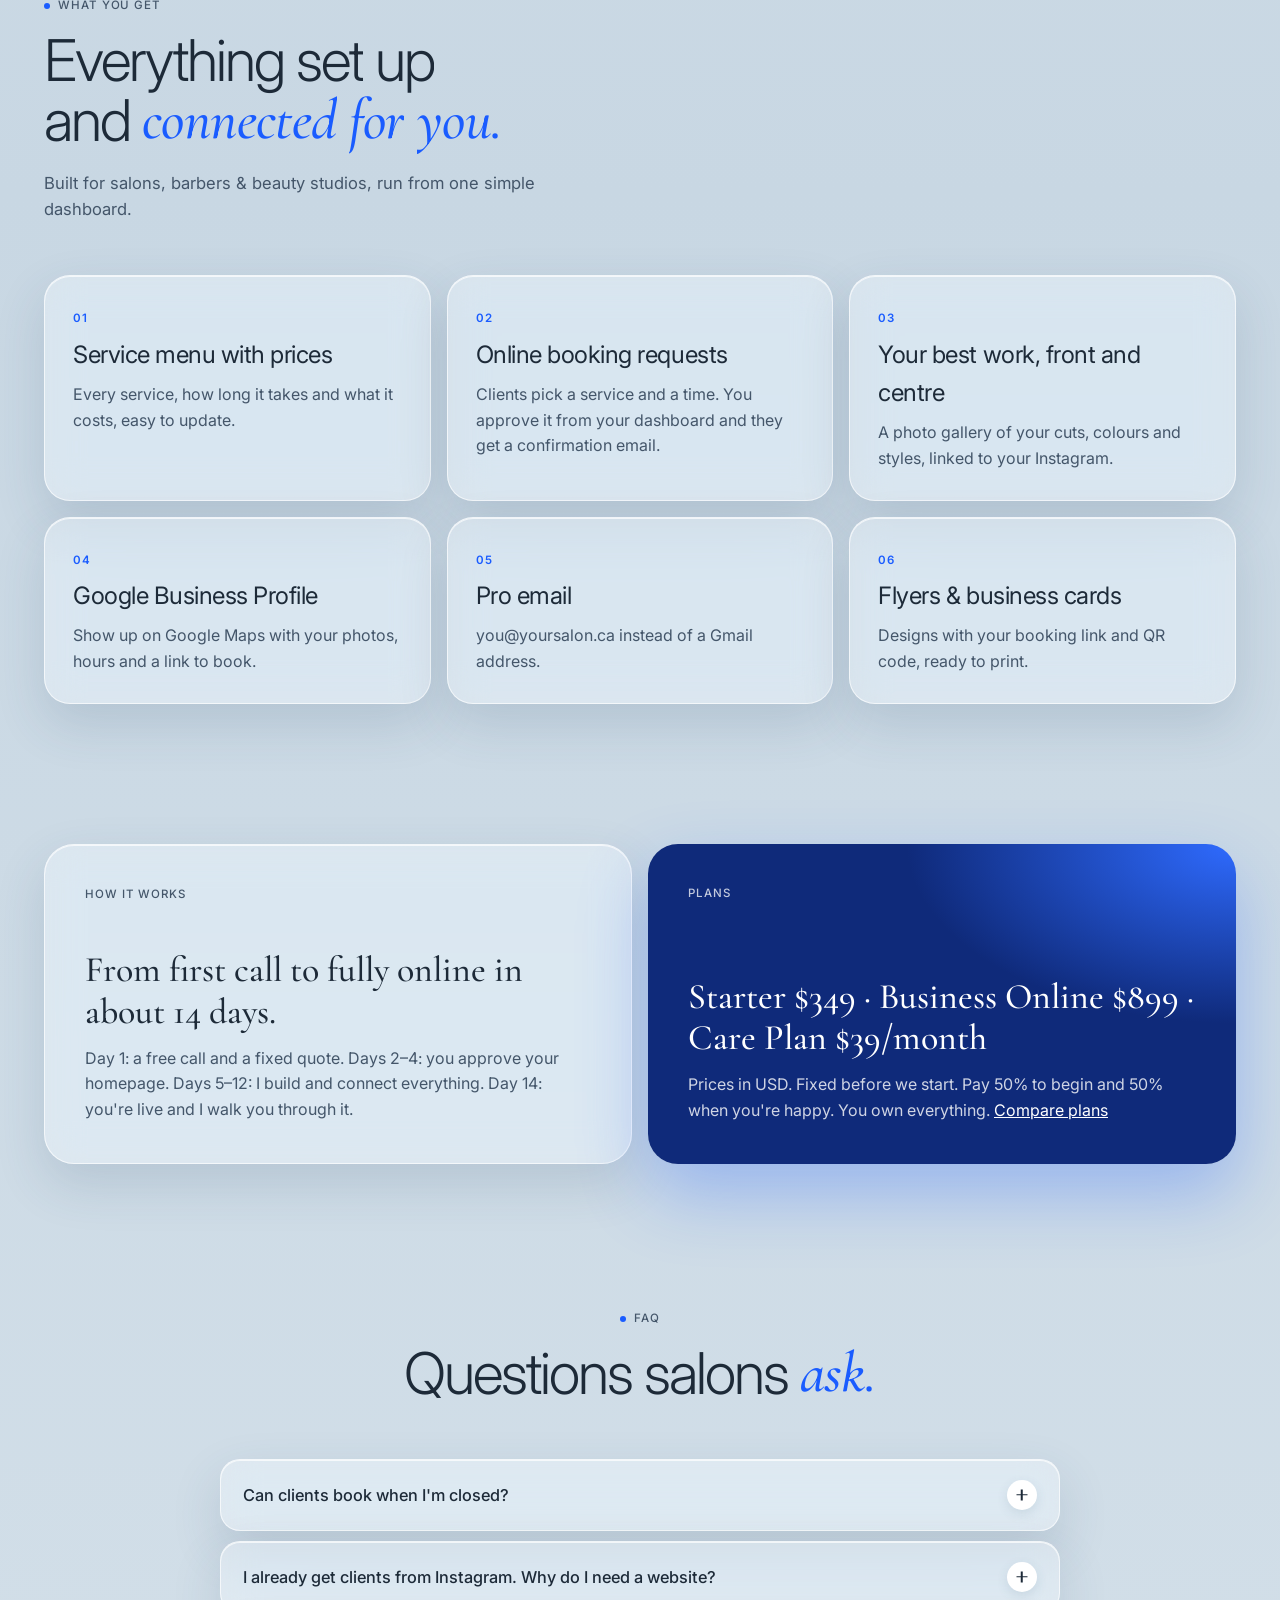
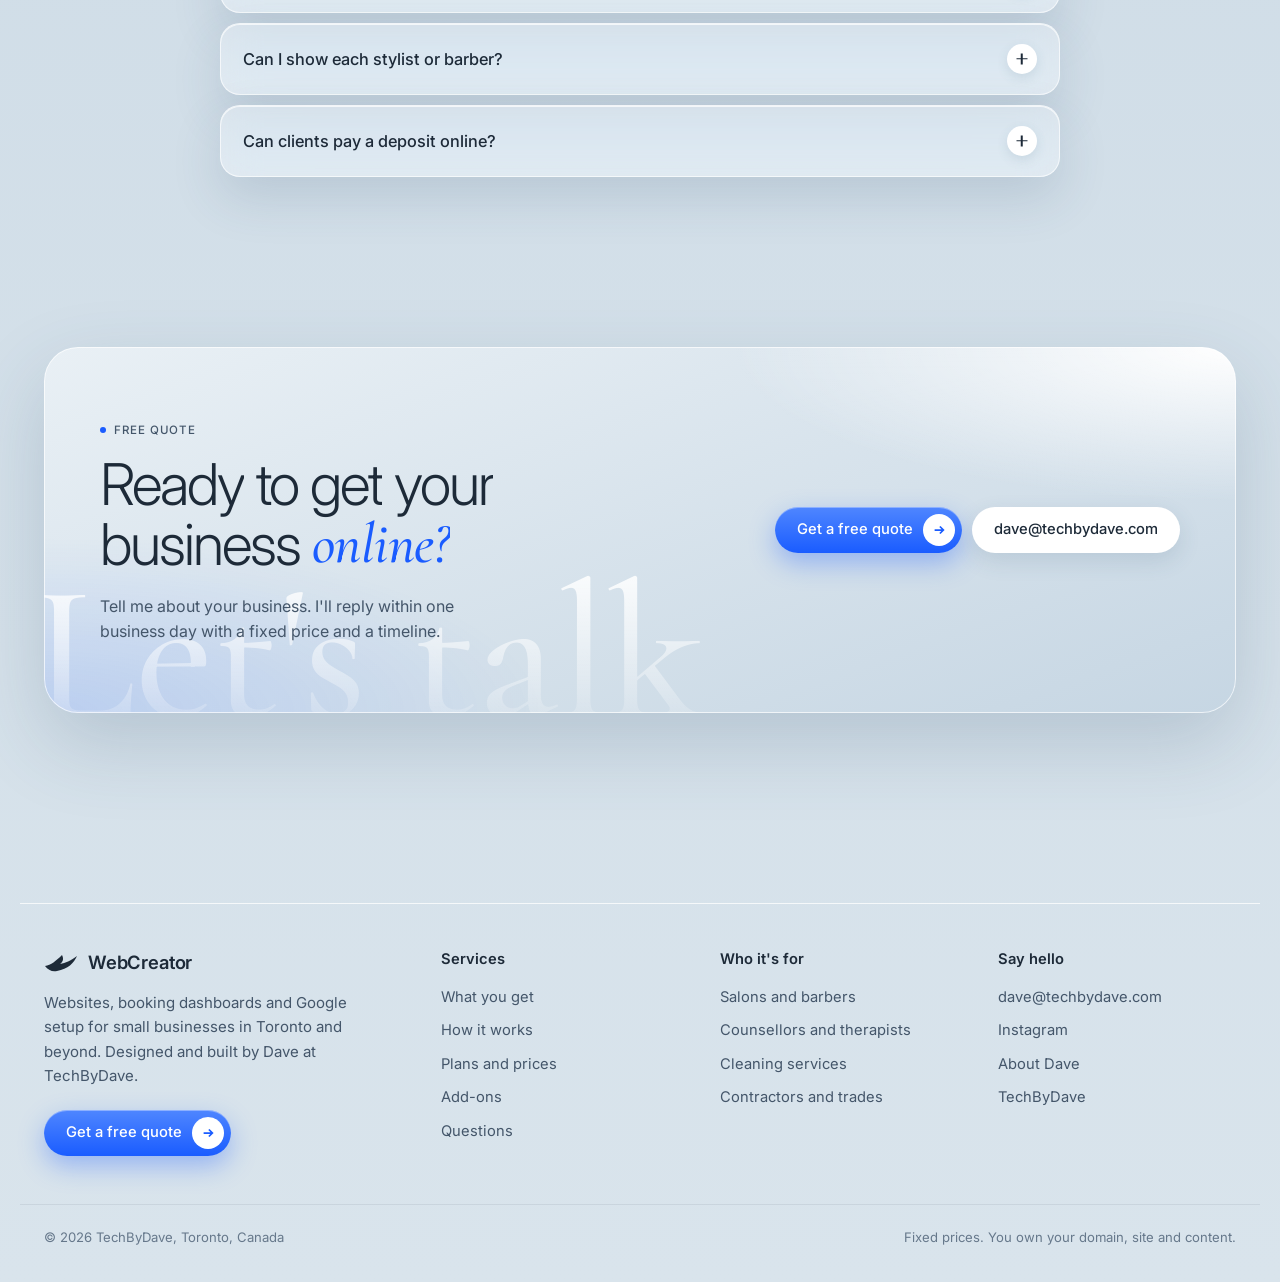
<file: websites-for-salons.html>
<!DOCTYPE html>
<html lang="en">
<head>
<meta charset="utf-8">
<meta name="viewport" content="width=device-width, initial-scale=1">
<title>Salon &amp; Barber Websites in Toronto with Online Booking | WebCreator</title>
<meta name="description" content="Websites for salons, barbers and beauty studios in Toronto. Clients see your services and prices, request a time online and you approve it in one tap. Live in about 14 days, from $349.">
<link rel="canonical" href="https://webcreator.techbydave.com/websites-for-salons.html">
<meta property="og:title" content="Salon &amp; Barber Websites in Toronto with Online Booking | WebCreator">
<meta property="og:description" content="Websites for salons, barbers and beauty studios in Toronto. Clients see your services and prices, request a time online and you approve it in one tap. Live in about 14 days, from $349.">
<meta property="og:url" content="https://webcreator.techbydave.com/websites-for-salons.html">
<meta property="og:type" content="website">
<meta property="og:image" content="https://webcreator.techbydave.com/images/og.jpg">
<meta name="twitter:card" content="summary_large_image">
<link rel="icon" href="favicon.svg" type="image/svg+xml">
<link rel="icon" href="favicon.ico" sizes="any">
<link rel="apple-touch-icon" href="apple-touch-icon.png">
<link rel="manifest" href="site.webmanifest">
<meta name="theme-color" content="#c9d9e5">
<link rel="preconnect" href="https://fonts.googleapis.com">
<link rel="preconnect" href="https://fonts.gstatic.com" crossorigin>
<link href="https://fonts.googleapis.com/css2?family=Cormorant+Garamond:wght@500;600&family=Inter:wght@200;300;400;500;600&display=swap" rel="stylesheet">
<script type="application/ld+json">
{"@context": "https://schema.org", "@graph": [{"@type": "Service", "name": "A salon website that fills your chair.", "serviceType": "Website design", "url": "https://webcreator.techbydave.com/websites-for-salons.html", "audience": {"@type": "BusinessAudience", "name": "Salons, barbers & beauty studios"}, "areaServed": [{"@type": "City", "name": "Toronto"}, "Worldwide"], "provider": {"@id": "https://webcreator.techbydave.com/#business", "@type": "ProfessionalService", "name": "WebCreator by TechByDave", "url": "https://webcreator.techbydave.com/"}, "offers": [{"@type": "Offer", "name": "Starter Website", "price": "349", "priceCurrency": "USD"}, {"@type": "Offer", "name": "Business Online", "price": "899", "priceCurrency": "USD"}]}, {"@type": "FAQPage", "mainEntity": [{"@type": "Question", "name": "Can clients book when I'm closed?", "acceptedAnswer": {"@type": "Answer", "text": "Yes. They can send a booking request any time. It waits in your dashboard and you approve it when you're free."}}, {"@type": "Question", "name": "I already get clients from Instagram. Why do I need a website?", "acceptedAnswer": {"@type": "Answer", "text": "Instagram gets attention. A website gives people one place to see your prices and book, shows up on Google, and belongs to you if the algorithm changes."}}, {"@type": "Question", "name": "Can I show each stylist or barber?", "acceptedAnswer": {"@type": "Answer", "text": "Yes. Each person can have their own photo, specialties and work on the site."}}, {"@type": "Question", "name": "Can clients pay a deposit online?", "acceptedAnswer": {"@type": "Answer", "text": "Online payments aren't part of the standard package. If you need deposits, tell me and I'll include it in your quote."}}]}, {"@type": "BreadcrumbList", "itemListElement": [{"@type": "ListItem", "position": 1, "name": "WebCreator", "item": "https://webcreator.techbydave.com/"}, {"@type": "ListItem", "position": 2, "name": "Salons, barbers & beauty studios", "item": "https://webcreator.techbydave.com/websites-for-salons.html"}]}]}
</script>
<link rel="stylesheet" href="assets/site.css?v=202611252355">
</head>
<body>
<div class="progress" aria-hidden="true"></div>
<nav class="pnav glass" aria-label="Page">
  <a class="brand" href="index.html"><svg viewBox="0 0 34 20" aria-hidden="true"><path d="M1 13c6-1 11-5 17-11 2 4 1 7-2 9 6-1 10-3 17-8-3 7-9 13-20 15-5 1-9-1-12-5z" fill="#1d2a38"/></svg>WebCreator</a>
  <a class="l" href="#problems">Why</a><a class="l" href="#included">What you get</a><a class="l" href="#faq" data-opt>FAQ</a><a class="l" href="index.html#plans">Plans</a>
  <a class="btn btn-blue" href="index.html#contact" style="padding:0 16px">Get a quote</a>
</nav>

<header class="frame about niche" id="top">
  <nav class="nav" aria-label="Main">
    <a class="brand" href="index.html" aria-label="WebCreator home"><svg viewBox="0 0 34 20" aria-hidden="true"><path d="M1 13c6-1 11-5 17-11 2 4 1 7-2 9 6-1 10-3 17-8-3 7-9 13-20 15-5 1-9-1-12-5z" fill="#1d2a38"/></svg>WebCreator</a>
    <ul><li><a href="index.html#included">What you get</a></li><li><a href="index.html#process">How it works</a></li><li><a href="index.html#plans">Plans</a></li><li><a href="index.html#work">Work</a></li><li><a href="about.html">About</a></li></ul>
    <a class="btn btn-white" href="index.html#contact">Get a quote</a>
  </nav>

  <div class="word" aria-hidden="true">SALON</div>

  <div class="ahero">
    <div>
      <nav class="crumbs reveal-up" aria-label="Breadcrumb"><a href="index.html">WebCreator</a> <span aria-hidden="true">›</span> <span>Salons, barbers &amp; beauty studios</span></nav>
      <h1 class="reveal-up" style="transition-delay:.1s;margin-top:16px">A salon website that <em>fills your chair.</em></h1>
      <p class="lead reveal-up" style="transition-delay:.25s">Clients find you on Instagram, then have to DM you to book. Give them a proper website with your services, prices and a booking button, and stop answering &quot;are you free Saturday?&quot; all day.</p>
      <div class="ctas reveal-up" style="transition-delay:.4s;display:flex;gap:10px;flex-wrap:wrap">
        <a class="btn btn-blue" href="index.html#contact">Get a free quote <span class="dot"><svg viewBox="0 0 16 16" fill="none" stroke="currentColor" stroke-width="2"><path d="M3 8h10M9 4l4 4-4 4"/></svg></span></a>
        <a class="btn btn-white" href="index.html#plans">See plans</a>
      </div>
    </div>
    <aside class="nicard glass floaty reveal-up" style="transition-delay:.3s" aria-label="Business Online package">
      <span class="label">Most popular · Business Online</span>
      <div class="price">$899 <small><span class="curcode">USD</span>, one-time</small></div>
      <ul><li>Service menu with prices</li><li>Online booking requests</li><li>Your best work, front and centre</li><li>Google Business Profile</li><li>Pro email</li></ul>
      <span class="live">Live in about 14 days</span>
    </aside>
  </div>
</header>

<section style="padding-bottom:30px"><div class="wrap">
  <p class="say">Your work speaks on Instagram. Your website should <em>turn that attention into bookings</em> while you're busy with a client.</p>
</div></section>

<section id="problems"><div class="wrap">
  <div class="head rv"><span class="label">Sound familiar?</span><h2>What's costing you <em>customers.</em></h2></div>
  <div class="values four"><div class="val glass rv"><span class="big">01</span><h3>Booking by DM</h3><p>Clients message to ask about prices and times. You reply between appointments, and some never hear back in time.</p></div><div class="val glass rv"><span class="big">02</span><h3>No clear price list</h3><p>People want to know what a cut, colour or lineup costs before they ask. If they can&#x27;t see it, they move on.</p></div><div class="val glass rv"><span class="big">03</span><h3>Hard to find on Google</h3><p>Someone searching &quot;salon near me&quot; sees the shops with a Google profile and photos first.</p></div>
    <a class="val rv" href="index.html#contact" style="background:linear-gradient(160deg,var(--blue2),var(--blue));color:#fff;box-shadow:0 30px 60px rgba(26,92,255,.3)"><span class="big" style="color:#fff">→</span><h3>Let's fix it</h3><p style="color:rgba(255,255,255,.85)">Book a free 15-minute call and get a fixed quote the same day.</p></a>
  </div>
</div></section>

<section id="included" style="padding-top:30px"><div class="wrap">
  <div class="head rv"><span class="label">What you get</span><h2>Everything set up and <em>connected for you.</em></h2><p>Built for salons, barbers &amp; beauty studios, run from one simple dashboard.</p></div>
  <div class="feats"><div class="chap glass rv feat"><span class="k">01</span><h3>Service menu with prices</h3><p>Every service, how long it takes and what it costs, easy to update.</p></div><div class="chap glass rv feat"><span class="k">02</span><h3>Online booking requests</h3><p>Clients pick a service and a time. You approve it from your dashboard and they get a confirmation email.</p></div><div class="chap glass rv feat"><span class="k">03</span><h3>Your best work, front and centre</h3><p>A photo gallery of your cuts, colours and styles, linked to your Instagram.</p></div><div class="chap glass rv feat"><span class="k">04</span><h3>Google Business Profile</h3><p>Show up on Google Maps with your photos, hours and a link to book.</p></div><div class="chap glass rv feat"><span class="k">05</span><h3>Pro email</h3><p>you@yoursalon.ca instead of a Gmail address.</p></div><div class="chap glass rv feat"><span class="k">06</span><h3>Flyers &amp; business cards</h3><p>Designs with your booking link and QR code, ready to print.</p></div></div>
</div></section>

<section style="padding-top:30px"><div class="wrap">
  <div class="mission">
    <div class="mcard glass rv"><span class="label">How it works</span><q>From first call to fully online in about 14 days.</q><p>Day 1: a free call and a fixed quote. Days 2–4: you approve your homepage. Days 5–12: I build and connect everything. Day 14: you're live and I walk you through it.</p></div>
    <div class="mcard dark rv"><span class="label">Plans</span><q>Starter $349 · Business Online $899 · Care Plan $39/month</q><p><span class="curnote">Prices in USD.</span> Fixed before we start. Pay 50% to begin and 50% when you're happy. You own everything. <a href="index.html#plans" style="color:#fff;text-decoration:underline">Compare plans</a></p></div>
  </div>
</div></section>

<section id="faq" style="padding-top:30px"><div class="wrap">
  <div class="head c rv"><span class="label">FAQ</span><h2>Questions salons <em>ask.</em></h2></div>
  <div class="faq rv"><div class="q glass"><button type="button" aria-expanded="false" aria-controls="a0">Can clients book when I&#x27;m closed?<i aria-hidden="true"></i></button><div class="a" id="a0"><div><p>Yes. They can send a booking request any time. It waits in your dashboard and you approve it when you&#x27;re free.</p></div></div></div><div class="q glass"><button type="button" aria-expanded="false" aria-controls="a1">I already get clients from Instagram. Why do I need a website?<i aria-hidden="true"></i></button><div class="a" id="a1"><div><p>Instagram gets attention. A website gives people one place to see your prices and book, shows up on Google, and belongs to you if the algorithm changes.</p></div></div></div><div class="q glass"><button type="button" aria-expanded="false" aria-controls="a2">Can I show each stylist or barber?<i aria-hidden="true"></i></button><div class="a" id="a2"><div><p>Yes. Each person can have their own photo, specialties and work on the site.</p></div></div></div><div class="q glass"><button type="button" aria-expanded="false" aria-controls="a3">Can clients pay a deposit online?<i aria-hidden="true"></i></button><div class="a" id="a3"><div><p>Online payments aren&#x27;t part of the standard package. If you need deposits, tell me and I&#x27;ll include it in your quote.</p></div></div></div></div>
</div></section>

<section style="padding-top:60px"><div class="wrap">
  <div class="contact cta-row rv">
    <div class="bigword" aria-hidden="true">Let's talk</div>
    <div>
      <div class="head" style="margin:0"><span class="label">Free quote</span><h2>Ready to get your business <em>online?</em></h2></div>
      <p class="l">Tell me about your business. I'll reply within one business day with a fixed price and a timeline.</p>
    </div>
    <div style="display:flex;gap:10px;flex-wrap:wrap">
      <a class="btn btn-blue" href="index.html#contact">Get a free quote <span class="dot"><svg viewBox="0 0 16 16" fill="none" stroke="currentColor" stroke-width="2"><path d="M3 8h10M9 4l4 4-4 4"/></svg></span></a>
      <a class="btn btn-white" href="mailto:dave@techbydave.com">dave@techbydave.com</a>
    </div>
  </div>
</div></section>

<footer class="sitefoot"><div class="wrap fgrid">
  <div class="fbrand">
    <a class="brand" href="/" aria-label="WebCreator by TechByDave, home"><svg viewBox="0 0 34 20" aria-hidden="true"><path d="M1 13c6-1 11-5 17-11 2 4 1 7-2 9 6-1 10-3 17-8-3 7-9 13-20 15-5 1-9-1-12-5z" fill="#1d2a38"/></svg>WebCreator</a>
    <p>Websites, booking dashboards and Google setup for small businesses in Toronto and beyond. Designed and built by Dave at TechByDave.</p>
    <a class="btn btn-blue" href="/#contact">Get a free quote <span class="dot"><svg viewBox="0 0 16 16" fill="none" stroke="currentColor" stroke-width="2"><path d="M3 8h10M9 4l4 4-4 4"/></svg></span></a>
  </div>
  <nav class="fcol" aria-label="Services"><h4>Services</h4><a href="/#included">What you get</a><a href="/#process">How it works</a><a href="/#plans">Plans and prices</a><a href="/#addon-launch">Add-ons</a><a href="/#faq">Questions</a></nav>
  <nav class="fcol" aria-label="Industries"><h4>Who it's for</h4><a href="/websites-for-salons.html">Salons and barbers</a><a href="/websites-for-counsellors.html">Counsellors and therapists</a><a href="/websites-for-cleaning-services.html">Cleaning services</a><a href="/websites-for-contractors.html">Contractors and trades</a></nav>
  <nav class="fcol" aria-label="Contact"><h4>Say hello</h4><a href="mailto:dave@techbydave.com">dave@techbydave.com</a><a href="https://www.instagram.com/webcreator.dave/" target="_blank" rel="noopener">Instagram</a><a href="/about.html">About Dave</a><a href="https://techbydave.com">TechByDave</a></nav>
</div><div class="wrap fbase"><span>© <span class="year">2026</span> TechByDave, Toronto, Canada</span><span>Fixed prices. You own your domain, site and content.</span></div></footer>

<script src="assets/site.js?v=202611252355"></script>
</body>
</html>
</file>
<file: assets/site.css>
/*
VOICE   airy, calm, premium: thin type, soft light, frosted glass
IDEA    a winter-sky studio: the client's site flies in and lands in front of you
PICTURE a 3D phone that swoops in and settles, a giant serif word behind it, glass cards on top
COLOUR  60 icy blue-grey sky, 30 frosted white, 10 electric blue
TYPE    Cormorant Garamond for the giant word and numbers, Inter (light) for everything else
*/
:root{--ink:#1d2a38;--dim:#5d6f80;--mute:#8697a6;--blue:#1a5cff;--blue2:#4f86ff;--glass:rgba(255,255,255,.34);--glass2:rgba(255,255,255,.62);--edge:rgba(255,255,255,.65);--serif:"Cormorant Garamond",Georgia,serif;--sans:Inter,system-ui,-apple-system,"Segoe UI",sans-serif;--shadow:0 20px 50px rgba(52,82,110,.16)}
*{box-sizing:border-box;margin:0;padding:0;min-width:0}
html{scroll-behavior:smooth;scroll-padding-top:30px}
body{font:16px/1.6 var(--sans);color:var(--ink);background:linear-gradient(180deg,#d6e2eb,#c8d7e3 40%,#d9e4ec);-webkit-font-smoothing:antialiased;overflow-x:clip}
a{color:inherit;text-decoration:none}
button{font:inherit;color:inherit;background:none;border:0;cursor:pointer}
::selection{background:var(--blue);color:#fff}
a:focus-visible,button:focus-visible,input:focus-visible,select:focus-visible,textarea:focus-visible{outline:2px solid var(--blue);outline-offset:3px}
.wrap{max-width:1240px;margin:0 auto;padding:0 24px}
.glass{background:var(--glass);border:1px solid var(--edge);backdrop-filter:blur(18px) saturate(1.4);-webkit-backdrop-filter:blur(18px) saturate(1.4);box-shadow:var(--shadow),inset 0 1px 0 rgba(255,255,255,.7)}
.label{font-size:.72rem;letter-spacing:.08em;text-transform:uppercase;color:var(--dim);font-weight:500}

/* buttons */
.btn{display:inline-flex;align-items:center;gap:10px;height:46px;padding:0 7px 0 22px;border-radius:999px;font-weight:500;font-size:.92rem;transition:transform .25s,box-shadow .3s,background .3s;white-space:nowrap}
.btn:active{transform:scale(.97)}
.btn .dot{width:32px;height:32px;border-radius:50%;display:grid;place-items:center;transition:transform .35s cubic-bezier(.2,.8,.2,1)}
.btn .dot svg{width:14px;height:14px}
.btn:hover .dot{transform:rotate(-45deg)}
.btn-blue{background:linear-gradient(180deg,var(--blue2),var(--blue));color:#fff;box-shadow:0 10px 26px rgba(26,92,255,.35),inset 0 1px 0 rgba(255,255,255,.35)}
.btn-blue .dot{background:#fff;color:var(--blue)}
.btn-blue:hover{box-shadow:0 14px 34px rgba(26,92,255,.45),inset 0 1px 0 rgba(255,255,255,.35)}
.btn-white{background:#fff;color:var(--ink);padding:0 22px;box-shadow:0 8px 22px rgba(52,82,110,.14)}
.btn-white:hover{box-shadow:0 12px 28px rgba(52,82,110,.22)}
.btn.full{width:100%;justify-content:center;padding:0 22px}

/* ---------- HERO FRAME ---------- */
.frame{position:relative;margin:14px;height:calc(100vh - 28px);min-height:660px;max-height:980px;border-radius:30px;overflow:hidden;isolation:isolate;
  background:radial-gradient(70% 60% at 55% 35%,#f4f8fb 0%,#dce7ef 35%,#b9cddc 75%,#a4bccf 100%);box-shadow:0 30px 80px rgba(52,82,110,.25),inset 0 0 0 1px rgba(255,255,255,.6)}
.frame::after{content:"";position:absolute;inset:0;z-index:-1;background:radial-gradient(40% 30% at 15% 90%,rgba(26,92,255,.12),transparent 70%),radial-gradient(35% 30% at 90% 10%,rgba(255,255,255,.7),transparent 70%)}
.nav{position:absolute;top:0;left:0;right:0;z-index:20;display:flex;align-items:center;justify-content:space-between;padding:22px 30px}
.brand{display:flex;align-items:center;gap:10px;font-weight:600;letter-spacing:-.01em}
.brand svg{width:34px;height:20px}
.nav ul{display:flex;gap:30px;list-style:none;font-size:.84rem;color:var(--dim)}
.nav ul a{position:relative;transition:color .2s}
.nav ul a:hover{color:var(--ink)}
.nav ul a::after{content:"";position:absolute;left:0;right:100%;bottom:-4px;height:1px;background:var(--ink);transition:right .3s}
.nav ul a:hover::after{right:0}
.nav .btn{height:38px;font-size:.84rem;padding:0 18px}
@media(max-width:900px){.nav ul{display:none}}

/* giant word */
.word{position:absolute;left:0;right:0;top:19%;z-index:1;text-align:center;font-family:var(--serif);font-weight:500;font-size:clamp(4.2rem,17vw,17rem);line-height:1;white-space:nowrap;pointer-events:none;
  background:linear-gradient(180deg,rgba(255,255,255,.98) 10%,rgba(255,255,255,.6) 55%,rgba(255,255,255,0) 92%);-webkit-background-clip:text;background-clip:text;color:transparent;
  opacity:0;filter:blur(14px);letter-spacing:.2em;transition:opacity 1.6s ease,filter 1.6s ease,letter-spacing 2.2s cubic-bezier(.2,.8,.2,1)}
body.landed .word{opacity:1;filter:blur(.3px);letter-spacing:.03em}

/* phone stage */
.stage{position:absolute;left:50%;top:12%;bottom:-6%;width:min(31vw,400px);transform:translateX(-50%);z-index:3;perspective:1600px}
.mover{position:absolute;inset:0;transform-style:preserve-3d;animation:fly 1.9s .25s cubic-bezier(.16,.84,.3,1) both}
@keyframes fly{
  0%{transform:translate3d(120%,-25%,-900px) rotateZ(28deg) rotateY(-55deg) scale(.3);opacity:0;filter:blur(10px)}
  15%{opacity:1}
  60%{transform:translate3d(-6%,2%,40px) rotateZ(-4deg) rotateY(14deg) scale(1.04);filter:blur(1.5px)}
  100%{transform:none;opacity:1;filter:none}
}
.float{position:absolute;inset:0;transform-style:preserve-3d;transition:transform .6s cubic-bezier(.2,.8,.2,1)}
.phone{position:absolute;left:8%;right:8%;top:0;aspect-ratio:9/19.2;border-radius:15% / 7%;
  background:linear-gradient(135deg,#f3f6f9 0%,#c5d0da 20%,#eef2f6 42%,#9fb0c0 70%,#e7edf2 100%);
  padding:3.2%;box-shadow:0 60px 90px rgba(30,55,85,.35),0 18px 30px rgba(30,55,85,.25),inset 0 0 0 1px rgba(255,255,255,.8),inset 0 0 6px rgba(0,0,0,.15);
  transform:rotateY(-14deg) rotateX(6deg) rotateZ(2deg);animation:bob 7s ease-in-out 2.2s infinite}
@keyframes bob{50%{transform:rotateY(-9deg) rotateX(3deg) rotateZ(.5deg) translateY(-12px)}}
.phone::before{content:"";position:absolute;right:-1.6%;top:22%;width:1.8%;height:11%;border-radius:0 4px 4px 0;background:linear-gradient(90deg,#9fb0c0,#e2e8ee)}
.screen{position:relative;height:100%;border-radius:12% / 5.6%;overflow:hidden;background:#0d1520;box-shadow:inset 0 0 0 2px #0a0f17}
.screen::after{content:"";position:absolute;inset:0;pointer-events:none;z-index:6;background:linear-gradient(115deg,rgba(255,255,255,.26) 0%,rgba(255,255,255,.05) 28%,transparent 40%,transparent 70%,rgba(255,255,255,.07) 100%)}
.island{position:absolute;top:2.2%;left:50%;transform:translateX(-50%);width:30%;height:3.4%;border-radius:999px;background:#05080c;z-index:5}
.site{position:absolute;inset:0;display:flex;flex-direction:column;transition:opacity .45s,transform .6s cubic-bezier(.2,.8,.2,1)}
.site.out{opacity:0;transform:translateY(18px) scale(.98)}
.site .top{display:flex;justify-content:space-between;align-items:center;padding:13% 8% 4%;font-size:clamp(.5rem,.8vw,.72rem);font-weight:600;color:#fff}
.site .top i{width:16px;height:2px;background:currentColor;box-shadow:0 5px 0 currentColor;display:block;opacity:.8}
.site .heroimg{margin:0 6%;height:36%;border-radius:16px;position:relative;overflow:hidden}
.site .heroimg::after{content:"";position:absolute;inset:0;background:linear-gradient(180deg,transparent 40%,rgba(0,0,0,.4))}
.site .heroimg::before{content:"";position:absolute;width:60%;aspect-ratio:1;border-radius:50%;left:20%;top:18%;background:rgba(255,255,255,.18);filter:blur(10px)}
.site h5{font-family:var(--serif);font-weight:600;font-size:clamp(1rem,1.85vw,1.65rem);line-height:1.02;color:#fff;padding:6% 8% 2%}
.site p{font-size:clamp(.45rem,.72vw,.66rem);color:rgba(255,255,255,.72);padding:0 8%}
.site .book{margin:5% 8% 0;height:clamp(22px,2.6vw,34px);border-radius:999px;display:grid;place-items:center;font-size:clamp(.5rem,.78vw,.7rem);font-weight:600}
.site .chips{display:flex;gap:6px;padding:5% 8% 0}
.site .chips span{flex:1;height:clamp(28px,3.2vw,44px);border-radius:10px;background:rgba(255,255,255,.08)}
.toast{position:absolute;left:6%;right:6%;bottom:5%;z-index:4;border-radius:14px;padding:9px 11px;display:flex;align-items:center;gap:9px;background:rgba(255,255,255,.92);backdrop-filter:blur(10px);color:#13202d;font-size:clamp(.5rem,.78vw,.7rem);box-shadow:0 10px 24px rgba(0,0,0,.25);transform:translateY(160%);transition:transform .7s cubic-bezier(.2,.9,.25,1.2)}
.toast.show{transform:none}
.toast b{display:block;font-size:1em}
.toast small{color:#5d6f80;font-size:.9em}
.toast .ok{width:clamp(20px,2.2vw,28px);height:clamp(20px,2.2vw,28px);border-radius:50%;background:var(--blue);display:grid;place-items:center;flex:none;color:#fff}
.toast .ok svg{width:55%;height:55%}

/* hero copy */
.copy{position:absolute;left:34px;bottom:38px;z-index:6;max-width:400px}
.copy h1{font-weight:300;font-size:clamp(2.2rem,3.6vw,3.3rem);line-height:1.05;letter-spacing:-.03em;color:#16222f}
.copy h1 span{display:block}
.copy h1 .amp{padding-left:.55em}
.copy h1 .amp em{font-style:normal;color:rgba(29,42,56,.32)}
.copy p{color:var(--dim);font-size:.92rem;margin:14px 0 22px;max-width:330px}
.copy .ctas{display:flex;gap:10px;flex-wrap:wrap}
.reveal-up{opacity:0;transform:translateY(24px);transition:opacity 1s cubic-bezier(.2,.8,.2,1),transform 1s cubic-bezier(.2,.8,.2,1)}
body.landed .reveal-up{opacity:1;transform:none}

/* hero cards */
.cards{position:absolute;right:30px;bottom:34px;z-index:6;display:grid;grid-template-columns:repeat(3,188px);gap:14px;align-items:end}
.who{position:absolute;right:30px;bottom:262px;z-index:6;display:flex;align-items:center;gap:12px;padding:6px 18px 6px 6px;border-radius:999px}
.who .faces{display:flex}
.who .faces span{width:32px;height:32px;border-radius:50%;margin-left:-8px;border:2px solid rgba(255,255,255,.9);display:grid;place-items:center;font-size:.62rem;font-weight:600;color:#fff}
.who .faces span:first-child{margin-left:0}
.who small{font-size:.76rem;color:var(--dim)}
.who b{font-weight:600;color:var(--ink)}
.hcard{position:relative;border-radius:22px;padding:18px;height:184px;display:flex;flex-direction:column;transition:transform .5s cubic-bezier(.2,.8,.2,1),opacity 1s,box-shadow .4s}
.hcard:hover{transform:translateY(-6px)!important}
.hcard h3{font-size:.98rem;font-weight:500;line-height:1.2;margin-top:auto}
.hcard p{font-size:.72rem;color:var(--dim);margin-top:6px;line-height:1.45}
.hcard .go{position:absolute;top:12px;right:12px;width:28px;height:28px;border-radius:50%;display:grid;place-items:center;background:rgba(255,255,255,.55);border:1px solid var(--edge);color:var(--dim);transition:transform .35s,background .3s,color .3s}
.hcard:hover .go{transform:rotate(45deg);background:var(--blue);color:#fff;border-color:var(--blue)}
.hcard .go svg{width:12px;height:12px}
.hcard.white{background:rgba(255,255,255,.9);border:1px solid #fff;box-shadow:var(--shadow);height:206px;
  -webkit-mask:radial-gradient(circle 25px at calc(100% - 25px) 25px,transparent 97%,#000 100%);mask:radial-gradient(circle 25px at calc(100% - 25px) 25px,transparent 97%,#000 100%)}
.wcard{position:relative}
.notch{position:absolute;top:6px;right:6px;width:38px;height:38px;border-radius:50%;background:rgba(255,255,255,.92);display:grid;place-items:center;color:var(--dim);box-shadow:0 6px 14px rgba(52,82,110,.18);transition:transform .35s,background .3s,color .3s}
.notch svg{width:12px;height:12px}
.wcard:hover .notch,.notch:hover{transform:rotate(45deg);background:var(--blue);color:#fff}
.orb{width:54px;height:54px;border-radius:50%;background:radial-gradient(circle at 30% 28%,#fff 0%,#9fc0ff 18%,#2f6bff 50%,#0b2fa0 85%);box-shadow:0 10px 24px rgba(26,92,255,.45),inset -4px -6px 12px rgba(0,0,0,.25);position:relative;animation:glow 6s ease-in-out infinite}
.orb::after{content:"";position:absolute;inset:16% 32% 52% 16%;border-radius:50%;background:rgba(255,255,255,.6);filter:blur(3px)}
@keyframes glow{50%{filter:hue-rotate(-16deg) brightness(1.08);transform:translateY(-3px)}}
.lock{width:46px;height:56px;position:relative}
.lock::before{content:"";position:absolute;left:9px;right:9px;top:0;height:30px;border:6px solid rgba(255,255,255,.9);border-bottom:0;border-radius:20px 20px 0 0;box-shadow:0 0 10px rgba(255,255,255,.5)}
.lock::after{content:"";position:absolute;left:0;right:0;bottom:0;height:34px;border-radius:12px;background:linear-gradient(160deg,rgba(255,255,255,.95),rgba(170,196,240,.8) 60%,rgba(120,150,220,.75));box-shadow:0 8px 18px rgba(52,82,110,.25),inset 0 1px 0 #fff}
.lock i{position:absolute;left:50%;bottom:12px;width:7px;height:11px;margin-left:-3.5px;border-radius:4px;background:#4f86ff;z-index:1}
.pill{display:inline-block;font-size:.6rem;padding:2px 8px;border-radius:999px;background:rgba(26,92,255,.14);color:var(--blue);font-weight:600;align-self:flex-start;margin-top:12px}
.stat{font-weight:200;font-size:4.3rem;line-height:.9;letter-spacing:-.05em;color:#fff;text-shadow:0 2px 20px rgba(52,82,110,.25);margin-top:auto}
.stat small{font-size:.36em;letter-spacing:0;font-weight:300;margin-left:5px}
.next{position:absolute;right:22px;top:44%;z-index:7;width:46px;height:46px;border-radius:50%;background:rgba(255,255,255,.75);border:1px solid #fff;display:grid;place-items:center;color:var(--ink);box-shadow:0 8px 20px rgba(52,82,110,.18);transition:transform .3s,background .3s}
.next:hover{transform:scale(1.08);background:#fff}
.next svg{width:16px;height:16px}
.scene-dots{position:absolute;left:50%;transform:translateX(-50%);top:calc(44% + 64px);right:auto;z-index:7;display:none}

@media(max-width:1240px){.cards{grid-template-columns:repeat(2,184px)}.cards>.hcard:first-child{display:none}}
@media(max-width:1020px){.copy{max-width:320px}.stage{width:min(30vw,340px)}}
@media(max-width:900px){
  .frame{height:auto;min-height:0;max-height:none;padding:84px 0 26px;display:flex;flex-direction:column}
  .word{top:230px;font-size:clamp(3.4rem,19vw,8rem)}
  .stage{position:relative;left:auto;top:auto;bottom:auto;transform:none;width:min(66vw,290px);aspect-ratio:9/17.5;margin:16px auto 0}
  .copy{position:relative;left:auto;bottom:auto;padding:26px 22px 0;max-width:none}
  .who{position:relative;right:auto;bottom:auto;margin:20px 22px 0;align-self:flex-start}
  .cards{position:relative;right:auto;bottom:auto;padding:16px 22px 0;grid-template-columns:1fr 1fr}
  .next{top:300px;right:14px}
}
@media(max-width:440px){.cards{grid-template-columns:1fr}.hcard.white{height:auto;min-height:190px}}

/* ---------- SECTIONS ---------- */
section{padding:110px 0}
.head{max-width:720px;margin-bottom:52px}
.head.c{text-align:center;margin-inline:auto}
.head .label{display:inline-flex;align-items:center;gap:8px;margin-bottom:16px}
.head .label::before{content:"";width:6px;height:6px;border-radius:50%;background:var(--blue)}
h2{font-weight:300;font-size:clamp(2.2rem,4.6vw,3.6rem);line-height:1.04;letter-spacing:-.035em;text-wrap:balance}
h2 em{font-family:var(--serif);font-style:italic;font-weight:500;letter-spacing:-.01em;color:var(--blue)}
.head p{color:var(--dim);font-size:1.04rem;margin-top:16px;max-width:560px}
.head.c p{margin-inline:auto}
.rv{opacity:0;transform:translateY(30px);transition:opacity .9s cubic-bezier(.2,.8,.2,1),transform .9s cubic-bezier(.2,.8,.2,1)}
.rv.in{opacity:1;transform:none}

.strip{display:flex;gap:10px;flex-wrap:wrap;justify-content:center;padding:34px 24px 0}
.strip span{padding:9px 18px;border-radius:999px;font-size:.88rem;color:var(--dim)}

/* bento */
.bento{display:grid;grid-template-columns:repeat(6,1fr);gap:16px}
.tile{position:relative;border-radius:26px;padding:26px;min-height:300px;display:flex;flex-direction:column;overflow:hidden;isolation:isolate}
.tile::before{content:"";position:absolute;inset:0;z-index:-1;opacity:0;transition:opacity .4s;background:radial-gradient(340px circle at var(--mx,50%) var(--my,50%),rgba(255,255,255,.75),transparent 60%)}
.tile:hover::before{opacity:1}
.tile h3{font-size:1.12rem;font-weight:500;margin-top:auto;letter-spacing:-.01em}
.tile p{color:var(--dim);font-size:.92rem;margin-top:6px;max-width:440px}
.t-dash{grid-column:span 4;grid-row:span 2}
.t-a{grid-column:span 2}
@media(max-width:980px){.bento{grid-template-columns:1fr 1fr}.t-dash{grid-column:span 2;grid-row:auto}.t-a{grid-column:span 1}}
@media(max-width:620px){.bento{grid-template-columns:1fr}.t-dash,.t-a{grid-column:span 1}}
.ui{flex:1;display:flex;align-items:center;justify-content:center;margin-bottom:20px;min-height:150px}
.mini{width:100%;display:grid;grid-template-columns:1.15fr 1fr;gap:12px}
@media(max-width:560px){.mini{grid-template-columns:1fr}}
.pane{border-radius:18px;padding:16px;background:rgba(255,255,255,.58);border:1px solid #fff}
.pane>.label{display:block;margin-bottom:8px;font-size:.66rem}
.appt{display:flex;align-items:center;gap:10px;padding:10px 0;border-top:1px solid rgba(29,42,56,.08);font-size:.86rem}
.pane .appt:first-of-type{border-top:0}
.appt span{flex:1}
.appt small{color:var(--mute);display:block;font-size:.74rem}
.approve{font-size:.72rem;font-weight:600;padding:6px 13px;border-radius:999px;background:#fff;color:var(--blue);border:1px solid rgba(26,92,255,.3);transition:all .3s;flex:none}
.approve:hover{border-color:var(--blue)}
.approve.done{background:var(--blue);color:#fff;border-color:var(--blue)}
.bars{display:flex;align-items:flex-end;gap:6px;height:120px}
.bars i{flex:1;border-radius:6px 6px 3px 3px;background:linear-gradient(180deg,rgba(26,92,255,.28),rgba(26,92,255,.08));transform-origin:bottom;transform:scaleY(.05);transition:transform 1s cubic-bezier(.2,.8,.2,1)}
.bars i:last-child{background:linear-gradient(180deg,var(--blue2),var(--blue))}
.in .bars i{transform:scaleY(1)}
.note{display:flex;justify-content:space-between;margin-top:8px;font-size:.66rem;color:var(--mute)}
.mailrow{display:flex;gap:10px;align-items:center;padding:9px 0;border-top:1px solid rgba(29,42,56,.08);font-size:.84rem}
.pane .mailrow:first-of-type{border-top:0}
.mailrow i{width:7px;height:7px;border-radius:50%;background:var(--blue);flex:none}
.mailrow i.r{background:#c5d0da}
.mailrow span{flex:1;white-space:nowrap;overflow:hidden;text-overflow:ellipsis}
.mailrow small{font-size:.7rem;color:var(--mute)}
.browser{width:88%;border-radius:14px;overflow:hidden;background:#fff;box-shadow:0 18px 40px rgba(52,82,110,.18);transform:rotate(-3deg);transition:transform .5s cubic-bezier(.2,.8,.2,1)}
.tile:hover .browser{transform:rotate(0) scale(1.03)}
.browser .bar{display:flex;gap:5px;padding:9px 11px;background:#f1f5f8}
.browser .bar i{width:7px;height:7px;border-radius:50%;background:#cfd9e2}
.browser .pg{padding:14px;display:grid;gap:7px}
.browser .pg b{height:12px;width:70%;border-radius:4px;background:#1d2a38}
.browser .pg b.s{height:8px;width:90%;background:#e3eaf0}.browser .pg b.t{height:8px;width:55%;background:#e3eaf0}
.browser .pg u{height:22px;width:38%;border-radius:999px;background:var(--blue);margin-top:4px}
.map{position:relative;width:100%;height:150px;border-radius:16px;overflow:hidden;background:
 linear-gradient(90deg,transparent 48%,#fff 48%,#fff 52%,transparent 52%),
 linear-gradient(0deg,transparent 60%,rgba(255,255,255,.8) 60%,rgba(255,255,255,.8) 63%,transparent 63%),
 linear-gradient(35deg,transparent 30%,rgba(255,255,255,.7) 30%,rgba(255,255,255,.7) 33%,transparent 33%),#dbe6ee}
.pin{position:absolute;left:50%;top:40%;transform:translate(-50%,-50%)}
.pin b{display:block;width:30px;height:30px;border-radius:50% 50% 50% 0;transform:rotate(-45deg);background:var(--blue);box-shadow:0 8px 20px rgba(26,92,255,.45);position:relative}
.pin b::after{content:"";position:absolute;inset:9px;border-radius:50%;background:#fff}
.pin::before{content:"";position:absolute;left:50%;top:110%;width:12px;height:12px;margin-left:-6px;border-radius:50%;border:2px solid var(--blue);animation:ping 2s infinite}
@keyframes ping{from{transform:scale(.6);opacity:1}to{transform:scale(4);opacity:0}}
.listing{position:absolute;left:12px;right:12px;bottom:12px;background:rgba(255,255,255,.92);border-radius:12px;padding:8px 12px;font-size:.78rem;display:flex;justify-content:space-between;gap:8px;box-shadow:0 6px 16px rgba(52,82,110,.12)}
.listing span{color:var(--blue);font-size:.7rem;font-weight:600;white-space:nowrap}
.rank{width:100%;display:grid;gap:8px}
.rank div{display:flex;align-items:center;gap:10px;font-size:.84rem;padding:9px 12px;border-radius:12px;background:rgba(255,255,255,.55);color:var(--dim);transition:transform .7s cubic-bezier(.2,.8,.2,1)}
.rank div b{font-weight:400;font-size:.72rem;width:22px}
.rank .you{color:#fff;background:linear-gradient(180deg,var(--blue2),var(--blue));position:relative;z-index:1;font-weight:500;box-shadow:0 8px 20px rgba(26,92,255,.3)}
.env{position:relative;width:210px;height:140px}
.env .sheet{position:absolute;left:18px;right:18px;top:20px;height:90px;border-radius:10px;background:#fff;color:var(--dim);padding:12px;font-size:.72rem;box-shadow:0 6px 16px rgba(52,82,110,.12);transition:transform .6s cubic-bezier(.2,.8,.2,1)}
.env .sheet b{display:block;font-size:.8rem;color:var(--ink);font-weight:600}
.env .front{position:absolute;inset:auto 0 0;height:84px;border-radius:14px;background:linear-gradient(160deg,rgba(255,255,255,.85),rgba(190,210,235,.8));border:1px solid #fff;backdrop-filter:blur(8px);display:grid;place-items:center;font-size:.74rem;color:var(--dim);box-shadow:0 10px 24px rgba(52,82,110,.15)}
.tile:hover .env .sheet,.tile.in .env .sheet{transform:translateY(-30px) rotate(-3deg)}
.cards2{position:relative;width:210px;height:150px}
.cards2 div{position:absolute;border-radius:10px;transition:transform .6s cubic-bezier(.2,.8,.2,1);box-shadow:0 12px 26px rgba(52,82,110,.18)}
.flyer{left:16px;top:0;width:110px;height:146px;background:#fff;padding:12px;transform:rotate(-6deg)}
.flyer::before{content:"";display:block;height:44px;border-radius:6px;background:linear-gradient(135deg,#9fc0ff,#1a5cff)}
.flyer::after{content:"";display:block;height:6px;width:70%;margin-top:9px;border-radius:3px;background:#c5d0da;box-shadow:0 12px 0 #e3eaf0,0 24px 0 #e3eaf0}
.bcard{right:6px;top:66px;width:124px;height:72px;background:linear-gradient(135deg,var(--blue2),var(--blue));transform:rotate(7deg);padding:11px;color:#fff;font-weight:600;font-size:.7rem}
.bcard small{display:block;font-weight:400;font-size:.55rem;margin-top:18px;opacity:.85}
.tile:hover .flyer{transform:rotate(-10deg) translateX(-10px)}
.tile:hover .bcard{transform:rotate(2deg) translate(6px,-8px)}

/* steps */
.track{height:3px;border-radius:3px;background:rgba(255,255,255,.6);margin-bottom:18px;overflow:hidden}
.track i{display:block;height:100%;width:0;background:linear-gradient(90deg,var(--blue2),var(--blue));transition:width 1.8s .3s cubic-bezier(.2,.8,.2,1)}
.track.in i{width:100%}
.steps{display:grid;grid-template-columns:repeat(4,1fr);gap:16px}
@media(max-width:900px){.steps{grid-template-columns:1fr 1fr}}
@media(max-width:520px){.steps{grid-template-columns:1fr}}
.step{border-radius:24px;padding:26px}
.step .n{font-family:var(--serif);font-size:4.4rem;line-height:.8;font-weight:500;background:linear-gradient(180deg,var(--blue),rgba(26,92,255,.15));-webkit-background-clip:text;background-clip:text;color:transparent}
.step h3{font-size:1.04rem;font-weight:500;margin:22px 0 6px}
.step p{color:var(--dim);font-size:.92rem}
.step .when{display:inline-block;margin-top:16px;font-size:.72rem;font-weight:600;color:var(--blue);background:rgba(26,92,255,.1);padding:4px 10px;border-radius:999px}

/* plans */
.plans{display:grid;grid-template-columns:repeat(3,1fr);gap:16px;align-items:stretch}
@media(max-width:940px){.plans{grid-template-columns:1fr;max-width:520px;margin:0 auto}}
.plan{position:relative;border-radius:28px;padding:32px;display:flex;flex-direction:column}
.plan.in{transition:transform .5s cubic-bezier(.2,.8,.2,1),opacity .9s}
.plan.in:hover{transform:translateY(-6px)}
.plan.pop{background:linear-gradient(170deg,rgba(255,255,255,.96),rgba(255,255,255,.78));border:1px solid #fff;box-shadow:0 30px 70px rgba(26,92,255,.18),0 0 0 1px rgba(26,92,255,.16)}
.badge{position:absolute;top:28px;right:28px;font-size:.66rem;font-weight:600;padding:4px 11px;border-radius:999px;background:linear-gradient(180deg,var(--blue2),var(--blue));color:#fff}
.plan h3{font-size:1.1rem;font-weight:500}
.plan .for{color:var(--dim);font-size:.9rem;margin:6px 0 22px;min-height:2.9em}
.price{display:flex;align-items:baseline;gap:8px}
.price b{font-weight:200;font-size:4.3rem;line-height:.9;letter-spacing:-.05em}
.price small{color:var(--mute);font-size:.8rem}
.plan ul{list-style:none;margin:26px 0 30px;flex:1;display:grid;gap:11px;align-content:start}
.plan li{display:flex;gap:11px;font-size:.92rem}
.plan li::before{content:"";flex:none;width:18px;height:18px;margin-top:2px;border-radius:50%;background:rgba(26,92,255,.12) url("data:image/svg+xml,%3Csvg xmlns='http://www.w3.org/2000/svg' viewBox='0 0 16 16'%3E%3Cpath d='M4.5 8.3l2.2 2.2 4.8-5' fill='none' stroke='%231a5cff' stroke-width='1.8' stroke-linecap='round' stroke-linejoin='round'/%3E%3C/svg%3E") center/16px no-repeat}
.plan li.no{color:var(--mute)}
.plan li.no::before{background:rgba(29,42,56,.06) url("data:image/svg+xml,%3Csvg xmlns='http://www.w3.org/2000/svg' viewBox='0 0 16 16'%3E%3Cpath d='M5 8h6' stroke='%238697a6' stroke-width='1.8' stroke-linecap='round'/%3E%3C/svg%3E") center/16px no-repeat}
.addons{display:flex;flex-wrap:wrap;gap:10px;justify-content:center;margin-top:34px}
.addons span{border-radius:999px;padding:8px 16px;font-size:.85rem;color:var(--dim)}
.addons b{color:var(--ink);font-weight:600}
.fine{text-align:center;color:var(--mute);font-size:.85rem;margin-top:18px}

/* work */
.work{display:grid;grid-template-columns:1.2fr 1fr;gap:16px}
@media(max-width:820px){.work{grid-template-columns:1fr}}
.case{border-radius:28px;overflow:hidden;display:flex;flex-direction:column}
.case .shot{height:290px;position:relative;overflow:hidden;display:grid;place-items:center;margin:10px;border-radius:20px}
.case .shot .inner{transition:transform .8s cubic-bezier(.2,.8,.2,1)}
.case:hover .shot .inner{transform:scale(1.05)}
.case .meta{padding:10px 24px 22px;display:flex;justify-content:space-between;align-items:center;gap:16px}
.case .meta b{display:block;font-weight:500}
.case .meta span{color:var(--dim);font-size:.88rem}
.case .arrow{width:42px;height:42px;border-radius:50%;background:#fff;display:grid;place-items:center;flex:none;transition:background .3s,color .3s,transform .35s;box-shadow:0 6px 16px rgba(52,82,110,.14)}
.case:hover .arrow{background:var(--blue);color:#fff;transform:rotate(-45deg)}
.case .arrow svg{width:16px;height:16px}
.s1{background:radial-gradient(circle at 30% 20%,#5aa596,#1f4d45 70%)}
.s1 .inner{font-family:var(--serif);font-size:clamp(1.9rem,3.4vw,2.5rem);font-weight:500;line-height:1.05;text-align:center;color:#f3efe6;padding:0 20px}
.s1 .inner small{display:block;font-family:var(--sans);font-size:.68rem;color:#cde8e0;margin-top:14px;letter-spacing:.08em}
.s2{background:radial-gradient(circle at 70% 30%,#2952b3,#0b1426 70%)}
.s2 .inner{display:flex;align-items:center;gap:12px;font-weight:700;font-size:1.9rem;letter-spacing:-.03em;color:#fff}
.s2 .inner i{width:22px;height:22px;border-radius:50%;background:#f59e0b;box-shadow:0 0 0 5px rgba(245,158,11,.25)}

/* faq */
.faq{max-width:840px;margin:0 auto;display:grid;gap:10px}
.q{border-radius:20px;overflow:hidden}
.q button{width:100%;display:flex;justify-content:space-between;align-items:center;gap:20px;padding:20px 22px;text-align:left;font-size:1.02rem;font-weight:500}
.q button i{width:30px;height:30px;border-radius:50%;background:#fff;flex:none;position:relative;transition:background .3s;box-shadow:0 4px 12px rgba(52,82,110,.12)}
.q button i::before,.q button i::after{content:"";position:absolute;left:50%;top:50%;width:11px;height:1.5px;background:var(--ink);transform:translate(-50%,-50%)}
.q button i::after{transform:translate(-50%,-50%) rotate(90deg);transition:transform .4s}
.q.open button i{background:var(--blue)}
.q.open button i::before,.q.open button i::after{background:#fff}
.q.open button i::after{transform:translate(-50%,-50%) rotate(0)}
.q .a{display:grid;grid-template-rows:0fr;transition:grid-template-rows .45s cubic-bezier(.2,.8,.2,1)}
.q.open .a{grid-template-rows:1fr}
.q .a>div{overflow:hidden}
.q .a p{color:var(--dim);padding:0 70px 22px 22px}

/* contact */
.contact{position:relative;border-radius:34px;overflow:hidden;isolation:isolate;padding:68px 56px;display:grid;grid-template-columns:1fr 1fr;gap:56px;background:radial-gradient(70% 80% at 0% 100%,rgba(26,92,255,.16),transparent 60%),radial-gradient(60% 60% at 100% 0%,#fff,transparent 70%),linear-gradient(160deg,#e9f0f5,#c6d6e3);box-shadow:0 30px 80px rgba(52,82,110,.2),inset 0 0 0 1px rgba(255,255,255,.7)}
.contact .bigword{position:absolute;left:-1%;bottom:-10%;z-index:-1;font-family:var(--serif);font-weight:500;font-size:clamp(5rem,15vw,13rem);line-height:1;background:linear-gradient(180deg,rgba(255,255,255,.95),rgba(255,255,255,0));-webkit-background-clip:text;background-clip:text;color:transparent;pointer-events:none;white-space:nowrap}
.contact p.l{color:var(--dim);margin-top:16px;max-width:420px}
.contact .mail{display:inline-flex;margin-top:24px;font-weight:500;border-bottom:1.5px solid var(--blue);padding-bottom:2px}
@media(max-width:860px){.contact{grid-template-columns:1fr;padding:44px 22px;gap:30px}}
form{display:grid;gap:12px}
.field{position:relative}
.field input,.field textarea,.field select{width:100%;font:inherit;font-size:16px;color:var(--ink);background:rgba(255,255,255,.72);border:1px solid #fff;border-radius:16px;padding:24px 16px 10px;transition:box-shadow .2s,background .2s;appearance:none;box-shadow:0 4px 14px rgba(52,82,110,.06)}
.field textarea{min-height:120px;resize:vertical}
.field.sel::after{content:"";position:absolute;right:18px;top:50%;width:8px;height:8px;border-right:1.5px solid var(--dim);border-bottom:1.5px solid var(--dim);transform:translateY(-60%) rotate(45deg);pointer-events:none}
.field label{position:absolute;left:17px;top:17px;color:var(--mute);font-size:.95rem;pointer-events:none;transition:all .2s}
.field input:focus,.field textarea:focus,.field select:focus{outline:none;background:#fff;box-shadow:0 0 0 4px rgba(26,92,255,.14)}
.field input:focus+label,.field input:not(:placeholder-shown)+label,.field textarea:focus+label,.field textarea:not(:placeholder-shown)+label,.field select+label{top:7px;font-size:.64rem;text-transform:uppercase;letter-spacing:.07em;color:var(--dim)}
.err{color:#c23b3b;font-size:.85rem;min-height:1.2em}
.formnote{font-size:.8rem;color:var(--mute)}

footer{padding:50px 0 40px}
footer .wrap{display:flex;justify-content:space-between;gap:20px;flex-wrap:wrap;border-top:1px solid rgba(255,255,255,.7);padding-top:28px;color:var(--dim);font-size:.85rem}
footer a:hover{color:var(--blue)}

@media(prefers-reduced-motion:reduce){
  *,*::before,*::after{animation-duration:.01ms!important;animation-iteration-count:1!important;transition-duration:.01ms!important;transition-delay:0s!important}
  .rv,.reveal-up{opacity:1;transform:none}
  .word{opacity:1;filter:none;letter-spacing:.03em}
}

/* =====================================================================
   SCROLL ANIMATIONS (shared)
   ===================================================================== */
/* reading progress */
.progress{position:fixed;top:0;left:0;right:0;height:3px;z-index:100;transform-origin:0 50%;transform:scaleX(var(--sp,0));background:linear-gradient(90deg,var(--blue2),var(--blue));box-shadow:0 0 12px rgba(26,92,255,.5)}

/* floating page nav that appears after the hero */
.pnav{position:fixed;top:14px;left:50%;z-index:90;display:flex;align-items:center;gap:6px;padding:6px 6px 6px 16px;border-radius:999px;transform:translate(-50%,-140%);transition:transform .6s cubic-bezier(.2,.8,.2,1)}
.pnav.show{transform:translate(-50%,0)}
.pnav .brand{font-size:.9rem;margin-right:8px}
.pnav .brand svg{width:26px;height:16px}
.pnav a.l{font-size:.82rem;color:var(--dim);padding:8px 12px;border-radius:999px;transition:background .2s,color .2s}
.pnav a.l:hover,.pnav a.l.on{color:var(--ink);background:rgba(255,255,255,.7)}
.pnav .btn{height:36px;font-size:.82rem;padding:0 16px}
@media(max-width:760px){.pnav a.l{display:none}.pnav{left:auto;right:14px;transform:translate(0,-140%)}.pnav.show{transform:none}}

/* hero scroll-out (driven by --hp, 0 -> 1 as the hero scrolls away) */
@media(min-width:901px){
  .stage{transform:translateX(-50%) translateY(calc(var(--hp,0) * -90px)) scale(calc(1 + var(--hp,0) * .14))}
  body.landed .word{transform:translateY(calc(var(--hp,0) * 140px));opacity:calc(1 - var(--hp,0) * 1.3)}
  body.landed .copy,body.landed .who{transform:translateY(calc(var(--hp,0) * -70px));opacity:calc(1 - var(--hp,0) * 1.6)}
  body.landed .cards{transform:translateY(calc(var(--hp,0) * -150px));opacity:calc(1 - var(--hp,0) * 1.4)}
  .copy,.who,.cards{transition:none}
}

/* headings rise word by word from behind a mask */
.split .wd{display:inline-block;overflow:hidden;vertical-align:top;padding-bottom:.08em;margin-bottom:-.08em}
.split .wd>span{display:inline-block;transform:translateY(105%);transition:transform 1s cubic-bezier(.2,.8,.2,1)}
.split.in .wd>span{transform:none}

/* statement that lights up word by word as you scroll */
.say{font-weight:300;font-size:clamp(1.8rem,4vw,3.2rem);line-height:1.18;letter-spacing:-.03em;max-width:1000px}
.say .sw{opacity:.16;transition:opacity .25s}
.say .sw.lit{opacity:1}
.say em{font-family:var(--serif);font-style:italic;font-weight:500;color:var(--blue)}

/* two rows of pills that slide with the scroll */
.rows{overflow:hidden;padding:36px 0 0;display:grid;gap:12px;mask:linear-gradient(90deg,transparent,#000 10%,#000 90%,transparent);-webkit-mask:linear-gradient(90deg,transparent,#000 10%,#000 90%,transparent)}
.rows .r{display:flex;gap:12px;width:max-content;will-change:transform}
.rows .r span{padding:10px 20px;border-radius:999px;font-size:.92rem;color:var(--dim);white-space:nowrap}
.rows .r span.b{background:linear-gradient(180deg,var(--blue2),var(--blue));color:#fff;border-color:transparent}

/* bento tiles drift at slightly different speeds */
.par{will-change:transform}

/* pinned horizontal "how it works" */
.hz{position:relative;height:340vh}
.hz .hzpin{position:sticky;top:0;height:100vh;overflow:hidden;display:flex;flex-direction:column;justify-content:center}
.hz .head{margin-bottom:34px}
.hz .rail{display:flex;gap:22px;padding:0 max(24px,calc((100vw - 1240px)/2 + 24px));will-change:transform}
.hz .card{flex:none;width:min(460px,78vw);min-height:360px;border-radius:30px;padding:34px;display:flex;flex-direction:column;position:relative;overflow:hidden}
.hz .card .n{font-family:var(--serif);font-weight:500;font-size:8rem;line-height:.75;position:absolute;right:22px;top:20px;background:linear-gradient(180deg,rgba(26,92,255,.35),rgba(26,92,255,0));-webkit-background-clip:text;background-clip:text;color:transparent}
.hz .card .ico{width:56px;height:56px;border-radius:18px;background:linear-gradient(160deg,#fff,rgba(190,210,240,.8));display:grid;place-items:center;color:var(--blue);box-shadow:0 10px 24px rgba(52,82,110,.15)}
.hz .card .ico svg{width:26px;height:26px}
.hz .card h3{font-size:1.5rem;font-weight:400;letter-spacing:-.02em;margin-top:auto}
.hz .card p{color:var(--dim);margin-top:8px}
.hz .card .when{align-self:flex-start;margin-top:18px;font-size:.74rem;font-weight:600;color:var(--blue);background:rgba(26,92,255,.1);padding:5px 12px;border-radius:999px}
.hz .card.end{background:linear-gradient(160deg,var(--blue2),var(--blue));color:#fff;border-color:transparent}
.hz .card.end p{color:rgba(255,255,255,.8)}
.hz .card.end h3{font-size:2rem}
.hz .bar{margin:34px max(24px,calc((100vw - 1240px)/2 + 24px)) 0;height:3px;border-radius:3px;background:rgba(255,255,255,.6);overflow:hidden}
.hz .bar i{display:block;height:100%;background:linear-gradient(90deg,var(--blue2),var(--blue));transform-origin:0 50%;transform:scaleX(var(--hzp,0))}
@media(max-width:760px),(prefers-reduced-motion:reduce){
  .hz{height:auto}.hz .hzpin{position:relative;height:auto;padding:90px 0}
  .hz .rail{flex-direction:column;padding:0 24px;transform:none!important}.hz .card{width:100%;min-height:280px}.hz .bar{display:none}
}

/* plans flip up in 3D */
.plans{perspective:1400px}
.plan.rv{transform:translateY(70px) rotateX(22deg);transform-origin:50% 100%}
.plan.rv.in{transform:none}

/* number counters */
[data-count]{font-variant-numeric:tabular-nums}

/* =====================================================================
   ABOUT PAGE
   ===================================================================== */
.frame.about{height:auto;min-height:0;max-height:none;padding:120px 0 70px}
.about .ahero{display:grid;grid-template-columns:1.15fr .85fr;gap:50px;align-items:center;padding:0 46px;position:relative;z-index:3}
@media(max-width:900px){.about .ahero{grid-template-columns:1fr;padding:0 22px}}
.about .word{top:auto;bottom:-3%;font-size:clamp(5rem,22vw,20rem)}
.about h1{font-weight:300;font-size:clamp(2.8rem,6vw,5.4rem);line-height:1;letter-spacing:-.04em}
.about h1 em{font-family:var(--serif);font-style:italic;font-weight:500;color:var(--blue);letter-spacing:-.01em}
.about .lead{color:var(--dim);font-size:1.1rem;margin:22px 0 28px;max-width:520px}
.portrait{position:relative;aspect-ratio:4/5;border-radius:34px;overflow:hidden;max-width:420px;justify-self:end;width:100%;
  background:radial-gradient(circle at 30% 25%,#fff 0%,#c9dbf5 30%,#7fa6ea 65%,#2f5fd6 100%);box-shadow:0 40px 90px rgba(30,55,85,.3),inset 0 0 0 1px rgba(255,255,255,.7)}
@media(max-width:900px){.portrait{justify-self:start;max-width:340px}}
.portrait .ph{position:absolute;inset:0;display:grid;place-items:center;font-family:var(--serif);font-size:11rem;font-weight:500;color:rgba(255,255,255,.85);text-shadow:0 10px 40px rgba(20,40,90,.35)}
.portrait img{position:absolute;inset:0;width:100%;height:100%;object-fit:cover}
.portrait .tag{position:absolute;left:16px;right:16px;bottom:16px;border-radius:20px;padding:14px 16px;display:flex;justify-content:space-between;align-items:center;gap:10px}
.portrait .tag b{display:block;font-weight:500}
.portrait .tag small{color:var(--dim);font-size:.78rem}
.portrait .tag .live{display:flex;align-items:center;gap:6px;font-size:.72rem;font-weight:600;color:var(--blue);white-space:nowrap}
.portrait .tag .live::before{content:"";width:7px;height:7px;border-radius:50%;background:#22c55e;box-shadow:0 0 0 4px rgba(34,197,94,.2)}
.floaty{animation:floaty 7s ease-in-out infinite}
@keyframes floaty{50%{transform:translateY(-12px)}}

/* story timeline with a line that fills as you scroll */
.story{position:relative;display:grid;gap:26px;padding-left:60px;max-width:900px}
.story .line{position:absolute;left:18px;top:6px;bottom:6px;width:3px;border-radius:3px;background:rgba(255,255,255,.7);overflow:hidden}
.story .line i{position:absolute;inset:0;transform-origin:50% 0;transform:scaleY(var(--stp,0));background:linear-gradient(180deg,var(--blue2),var(--blue))}
.chap{position:relative;border-radius:26px;padding:28px}
.chap::before{content:"";position:absolute;left:-49px;top:34px;width:17px;height:17px;border-radius:50%;background:#fff;border:3px solid rgba(26,92,255,.25);transition:border-color .4s,background .4s,box-shadow .4s}
.chap.in::before{background:var(--blue);border-color:#fff;box-shadow:0 0 0 6px rgba(26,92,255,.18)}
.chap .k{font-size:.72rem;font-weight:600;letter-spacing:.08em;text-transform:uppercase;color:var(--blue)}
.chap h3{font-size:1.5rem;font-weight:400;letter-spacing:-.02em;margin:6px 0 8px}
.chap p{color:var(--dim)}
.chap ul{margin-top:12px;display:flex;flex-wrap:wrap;gap:8px;list-style:none}
.chap li{font-size:.8rem;padding:5px 12px;border-radius:999px;background:rgba(255,255,255,.65);color:var(--dim)}

/* values */
.values{display:grid;grid-template-columns:repeat(3,1fr);gap:16px}
@media(max-width:900px){.values{grid-template-columns:1fr 1fr}}
@media(max-width:560px){.values{grid-template-columns:1fr}}
.val{border-radius:26px;padding:28px;min-height:230px;display:flex;flex-direction:column;transition:transform .5s cubic-bezier(.2,.8,.2,1)}
.val.in:hover{transform:translateY(-6px) rotate(-.6deg)}
.val .big{font-family:var(--serif);font-weight:500;font-size:3.4rem;line-height:1;color:var(--blue)}
.val h3{font-size:1.1rem;font-weight:500;margin-top:auto}
.val p{color:var(--dim);font-size:.92rem;margin-top:6px}

/* mission split */
.mission{display:grid;grid-template-columns:1fr 1fr;gap:16px}
@media(max-width:820px){.mission{grid-template-columns:1fr}}
.mcard{border-radius:30px;padding:40px;min-height:320px;display:flex;flex-direction:column;position:relative;overflow:hidden}
.mcard .label{margin-bottom:auto}
.mcard q{display:block;font-family:var(--serif);font-weight:500;font-size:clamp(1.7rem,2.8vw,2.4rem);line-height:1.15;quotes:none;margin-top:30px}
.mcard p{color:var(--dim);margin-top:14px}
.mcard.dark{background:radial-gradient(80% 80% at 100% 0%,#2f6bff,#0f2a7a 70%);color:#fff;border:0;box-shadow:0 30px 70px rgba(26,92,255,.3)}
.mcard.dark .label{color:rgba(255,255,255,.75)}
.mcard.dark p{color:rgba(255,255,255,.8)}

/* toolbox */
.tools{display:flex;flex-wrap:wrap;gap:10px}
.tools span{padding:10px 18px;border-radius:999px;font-size:.9rem;display:inline-flex;align-items:center;gap:8px}
.tools span i{width:8px;height:8px;border-radius:50%;background:var(--blue)}
.contact.cta-row{grid-template-columns:1fr auto;align-items:center}
@media(max-width:860px){.contact.cta-row{grid-template-columns:1fr}}
.about .word{left:auto;right:-1%;text-align:right;bottom:-9%;font-size:clamp(5rem,19vw,17rem)}
@media(max-width:900px){.about .word{display:none}}
.portrait img{object-position:50% 22%}
.portrait .ph{z-index:0}.portrait img{z-index:1}.portrait .tag{z-index:2}
.portrait::after{content:"";position:absolute;inset:0;z-index:1;pointer-events:none;background:linear-gradient(180deg,transparent 55%,rgba(20,40,70,.25))}
/* floating nav: always one tidy line */
.pnav{flex-wrap:nowrap;white-space:nowrap;max-width:calc(100vw - 28px)}
.pnav a.l,.pnav .brand,.pnav .btn,.nav ul a{white-space:nowrap}
.pnav a.l{line-height:1;padding:10px 14px}
@media(max-width:1040px){.pnav a.l[data-opt]{display:none}}

/* Industry pages */
.crumbs{font-size:.8rem;color:var(--dim);display:flex;gap:8px;align-items:center;flex-wrap:wrap}
.crumbs a{border-bottom:1px solid rgba(29,42,56,.25)}
.nicard{border-radius:30px;padding:30px;max-width:400px;justify-self:end;width:100%}
.nicard .price{font-size:3.4rem;font-weight:200;letter-spacing:-.05em;line-height:1;margin:14px 0 18px}
.nicard .price small{font-size:.85rem;letter-spacing:0;color:var(--dim);font-weight:400}
.nicard ul{list-style:none;display:grid;gap:10px;margin-bottom:20px}
.nicard li{display:flex;gap:10px;align-items:flex-start;font-size:.95rem}
.nicard li::before{content:"";flex:none;width:18px;height:18px;margin-top:2px;border-radius:50%;background:var(--blue) url("data:image/svg+xml,%3Csvg xmlns='http://www.w3.org/2000/svg' viewBox='0 0 16 16' fill='none' stroke='white' stroke-width='2.4' stroke-linecap='round' stroke-linejoin='round'%3E%3Cpath d='M4 8.5l2.5 2.5L12 5.5'/%3E%3C/svg%3E") center/12px no-repeat}
.nicard .live{display:inline-flex;align-items:center;gap:6px;font-size:.75rem;font-weight:600;color:var(--blue)}
.nicard .live::before{content:"";width:7px;height:7px;border-radius:50%;background:#22c55e;box-shadow:0 0 0 4px rgba(34,197,94,.2)}
@media(max-width:900px){.nicard{justify-self:start}}
.feats{display:grid;grid-template-columns:repeat(3,1fr);gap:16px}
.feats .chap::before{display:none}
@media(max-width:900px){.feats{grid-template-columns:1fr 1fr}}
@media(max-width:600px){.feats{grid-template-columns:1fr}}
.niche .word{opacity:.9}
.inds{display:flex;flex-wrap:wrap;gap:10px;justify-content:center}
.inds a{padding:14px 24px;border-radius:999px;font-weight:500;display:inline-flex;align-items:center;gap:10px;transition:transform .3s}
.inds a:hover{transform:translateY(-3px)}
.inds a i{width:8px;height:8px;border-radius:50%;background:var(--blue)}
.values.four{grid-template-columns:repeat(4,1fr)}
@media(max-width:1000px){.values.four{grid-template-columns:1fr 1fr}}
@media(max-width:600px){.values.four{grid-template-columns:1fr}}

/* Why WebCreator comparison */
.cmp{border-radius:30px;padding:10px 10px 6px;overflow-x:auto;max-width:980px;margin:0 auto}
.cmp table{width:100%;border-collapse:collapse;min-width:640px}
.cmp th,.cmp td{padding:16px 18px;text-align:center;font-size:.92rem;border-bottom:1px solid rgba(29,42,56,.07)}
.cmp tbody tr:last-child th,.cmp tbody tr:last-child td{border-bottom:0}
.cmp thead th{font-size:.72rem;letter-spacing:.08em;text-transform:uppercase;color:var(--dim);font-weight:600}
.cmp tbody th{text-align:left;font-weight:500}
.cmp td.n{color:var(--mute)}
.cmp td.m{color:var(--dim)}
.cmp td.y{color:var(--blue);font-weight:600}
.cmp .me{background:rgba(26,92,255,.07)}
.cmp thead th.me{color:var(--blue);border-radius:18px 18px 0 0}
/* Add-ons */
.adds{display:grid;grid-template-columns:repeat(5,1fr);gap:14px}
@media(max-width:1150px){.adds{grid-template-columns:repeat(3,1fr)}}
@media(max-width:760px){.adds{grid-template-columns:1fr 1fr}}
@media(max-width:520px){.adds{grid-template-columns:1fr}}
.add{border-radius:26px;padding:26px;display:flex;flex-direction:column}
.add h3{font-size:1.15rem;font-weight:500;margin:10px 0 8px}
.add p{color:var(--dim);font-size:.9rem;flex:1}
.add .ap{display:flex;align-items:baseline;gap:8px;margin:18px 0 16px}
.add .ap b{font-size:2.2rem;font-weight:200;letter-spacing:-.04em}
.add .ap small{color:var(--dim);font-size:.8rem}
.add.bundle{background:radial-gradient(80% 80% at 100% 0%,#2f6bff,#0f2a7a 70%);color:#fff;box-shadow:0 30px 70px rgba(26,92,255,.3)}
.add.bundle p,.add.bundle .ap small{color:rgba(255,255,255,.8)}

/* =====================================================================
   UI REFRESH (Nov 2026): stronger contrast, night-sky process band,
   real work screenshots, full footer
   ===================================================================== */
:root{--dim:#44566a;--mute:#66788b;--night:#081428}

/* hero: a headline that holds its own beside the phone */
.copy{max-width:450px}
.copy h1{font-size:clamp(2.6rem,4.3vw,4.4rem);font-weight:300;color:#121d29}
.copy h1 .amp em{color:var(--blue);font-family:var(--serif);font-style:italic;font-weight:500}
.copy p{font-size:.98rem;max-width:360px}
@media(max-width:1240px){.copy{max-width:380px}.copy h1{font-size:clamp(2.4rem,3.9vw,3.6rem)}}
@media(max-width:900px){.copy h1{font-size:clamp(2.5rem,11vw,3.4rem)}}
.stat{color:var(--blue);text-shadow:none;font-weight:200}
.stat small{color:var(--ink)}
.hcard p{color:var(--dim)}
.pill{background:rgba(26,92,255,.16);color:#0f45d6}

/* body copy a touch larger and darker where it carries meaning */
.head p,.tile p,.plan .for,.add p,.contact p.l{color:var(--dim)}
.rows .r span{color:#34475a}

/* ---------- night-sky "How it works" ---------- */
.hz.night{margin:40px 14px 70px;border-radius:34px;color:#eaf1ff;isolation:isolate;
  background:
    radial-gradient(70% 45% at 50% 100%,rgba(38,118,255,.42),transparent 70%),
    radial-gradient(60% 50% at 85% 0%,rgba(40,90,190,.55),transparent 65%),
    linear-gradient(180deg,#071226 0%,#0a1a38 55%,#0c2148 100%);
  box-shadow:0 40px 90px rgba(8,20,40,.35)}
.hz.night::before{content:"";position:absolute;inset:0;border-radius:inherit;z-index:-1;pointer-events:none;opacity:.55;
  background-image:radial-gradient(1.2px 1.2px at 12% 18%,#fff,transparent),radial-gradient(1px 1px at 28% 62%,#cfe0ff,transparent),radial-gradient(1.4px 1.4px at 46% 12%,#fff,transparent),radial-gradient(1px 1px at 63% 40%,#cfe0ff,transparent),radial-gradient(1.2px 1.2px at 78% 24%,#fff,transparent),radial-gradient(1px 1px at 90% 70%,#cfe0ff,transparent),radial-gradient(1px 1px at 6% 84%,#fff,transparent),radial-gradient(1.3px 1.3px at 54% 78%,#fff,transparent);
  background-size:520px 420px}
.hz.night .hzpin{border-radius:34px}
.night .head .label{color:rgba(234,241,255,.72)}
.night .head .label::before{background:#ffc53d;box-shadow:0 0 10px rgba(255,197,61,.7)}
.night h2{color:#fff}
.night h2 em{color:#8fb8ff}
.night .card.glass{background:rgba(255,255,255,.055);border:1px solid rgba(255,255,255,.12);box-shadow:inset 0 1px 0 rgba(255,255,255,.1),0 24px 50px rgba(0,0,0,.25);backdrop-filter:blur(14px);-webkit-backdrop-filter:blur(14px)}
.night .card h3{color:#fff}
.night .card p{color:rgba(226,236,255,.74)}
.night .card .n{background:linear-gradient(180deg,rgba(143,184,255,.55),rgba(143,184,255,0));-webkit-background-clip:text;background-clip:text}
.night .card .ico{background:linear-gradient(160deg,rgba(255,255,255,.16),rgba(255,255,255,.04));color:#9cc2ff;box-shadow:inset 0 1px 0 rgba(255,255,255,.18);border:1px solid rgba(255,255,255,.1)}
.night .card .when{color:#b8d2ff;background:rgba(120,170,255,.16)}
.night .card.end{background:linear-gradient(160deg,#4f86ff,#1a5cff);box-shadow:0 24px 60px rgba(26,92,255,.45)}
.night .card.end .when{color:var(--blue)}
.night .bar{background:rgba(255,255,255,.12)}
.night .bar i{background:linear-gradient(90deg,#8fb8ff,#ffc53d)}
@media(max-width:760px),(prefers-reduced-motion:reduce){.hz.night{margin:20px 10px 50px}.hz.night .hzpin{padding:70px 0 40px}}

/* ---------- real work screenshots ---------- */
.case .shot.web{display:flex;flex-direction:column;height:340px;padding:0;background:#fff;place-items:initial;box-shadow:0 16px 36px rgba(52,82,110,.2);border:1px solid rgba(255,255,255,.9)}
.chrome{flex:none;display:flex;align-items:center;gap:6px;height:34px;padding:0 12px;background:#eef3f7;border-bottom:1px solid #dde6ee}
.chrome i{width:8px;height:8px;border-radius:50%;background:#cbd6e0}
.chrome span{margin:0 auto;transform:translateX(-14px);font-size:.72rem;color:var(--dim);background:#fff;padding:3px 16px;border-radius:999px;max-width:70%;overflow:hidden;text-overflow:ellipsis;white-space:nowrap}
.shot.web img{display:block;width:100%;flex:1;min-height:0;object-fit:cover;object-position:top left;transition:transform 1.2s cubic-bezier(.2,.8,.2,1)}
.case:hover .shot.web img{transform:scale(1.04)}
.work{grid-template-columns:1fr 1fr}
@media(max-width:820px){.work{grid-template-columns:1fr}.case .shot.web{display:block;height:auto}.case .shot.web img{height:auto;flex:none}}

/* ---------- footer ---------- */
footer.sitefoot{padding:80px 0 34px}
footer.sitefoot .wrap{display:block;border:0;padding-top:0;color:inherit;font-size:inherit}
footer.sitefoot .fgrid{display:grid;grid-template-columns:1.5fr 1fr 1fr 1fr;gap:40px;padding-top:44px;border-top:1px solid rgba(255,255,255,.75)}
.fbrand .brand{font-size:1.15rem}
.fbrand p{color:var(--dim);font-size:.94rem;margin:14px 0 22px;max-width:340px}
.fcol{display:flex;flex-direction:column;gap:10px;font-size:.92rem}
.fcol h4{font-size:.92rem;font-weight:600;color:var(--ink);margin-bottom:4px}
.fcol a{color:var(--dim);align-self:flex-start;transition:color .2s}
.fcol a:hover{color:var(--blue)}
footer.sitefoot .fbase{display:flex;justify-content:space-between;flex-wrap:wrap;gap:12px;margin-top:48px;padding-top:22px;border-top:1px solid rgba(29,42,56,.08);font-size:.82rem;color:var(--mute)}
@media(max-width:900px){footer.sitefoot .fgrid{grid-template-columns:1fr 1fr}.fbrand{grid-column:1/-1}}
@media(max-width:480px){footer.sitefoot .fgrid{grid-template-columns:1fr;gap:30px}}
/* floating nav stays readable over the night band */
.pnav.glass{background:rgba(255,255,255,.8)}

/* ---------- currency picker ---------- */
.navend{display:flex;align-items:center;gap:10px}
.curpick{position:relative;display:inline-flex}
.curpick .sr{position:absolute;width:1px;height:1px;overflow:hidden;clip:rect(0 0 0 0);white-space:nowrap}
.cursel{appearance:none;-webkit-appearance:none;font:inherit;font-size:.82rem;font-weight:500;color:var(--ink);height:38px;padding:0 30px 0 14px;border-radius:999px;cursor:pointer;
  background:rgba(255,255,255,.62) url("data:image/svg+xml,%3Csvg xmlns='http://www.w3.org/2000/svg' viewBox='0 0 12 12'%3E%3Cpath d='M3 4.5l3 3 3-3' fill='none' stroke='%231d2a38' stroke-width='1.5' stroke-linecap='round' stroke-linejoin='round'/%3E%3C/svg%3E") right 11px center/11px no-repeat;
  border:1px solid rgba(255,255,255,.9);box-shadow:0 6px 16px rgba(52,82,110,.1);transition:background-color .2s,box-shadow .2s}
.cursel:hover{background-color:#fff}
.cursel:focus-visible{outline:2px solid var(--blue);outline-offset:2px}
.pnav .cursel{height:36px;background-color:rgba(255,255,255,.9)}
.cur{white-space:nowrap}
.ratesby{color:var(--mute);font-size:.82em;border-bottom:1px solid rgba(29,42,56,.2)}
@media(max-width:480px){.navend{gap:6px}.cursel{padding:0 26px 0 11px;background-position:right 9px center}.nav .btn{padding:0 14px}}
@media(max-width:430px){.nav{padding:18px 14px 18px 18px}.nav .brand{font-size:.95rem;gap:7px}.nav .brand svg{width:28px}.nav .btn,.pnav .btn{height:36px;padding:0 13px;font-size:.8rem}.cursel{height:36px;font-size:.78rem}.pnav{padding-left:12px}.pnav .brand{display:none}}
.add .ap{flex-wrap:wrap;row-gap:2px}
.add .ap small,.price small{white-space:nowrap}
.add .ap{flex-direction:column;align-items:flex-start;gap:2px}
.addons .cur{padding:0;border-radius:0;background:none;border:0;box-shadow:none;backdrop-filter:none;-webkit-backdrop-filter:none;color:inherit}
/* real screenshots on the hero phone */
.site .shotimg{position:absolute;inset:0;width:100%;height:100%;object-fit:cover;object-position:top center}

/* ---------- promises under the hero ---------- */
.promise{list-style:none;display:grid;grid-template-columns:repeat(4,1fr);gap:12px;margin-top:22px}
.promise li{display:flex;gap:12px;align-items:flex-start;padding:16px 18px;border-radius:20px;background:rgba(255,255,255,.5);border:1px solid rgba(255,255,255,.85);font-size:.84rem;color:var(--dim);line-height:1.4}
.promise svg{flex:none;width:34px;height:34px;padding:8px;border-radius:11px;background:#fff;color:var(--blue);box-shadow:0 6px 14px rgba(52,82,110,.1)}
.promise b{display:block;color:var(--ink);font-weight:600;font-size:.92rem;margin-bottom:2px}
@media(max-width:1000px){.promise{grid-template-columns:1fr 1fr}}
@media(max-width:520px){.promise{grid-template-columns:1fr;gap:8px}.promise li{padding:13px 14px}}

/* ---------- mid-page nudge ---------- */
section.nudge{padding:40px 0 10px}
.nudgebox{display:grid;grid-template-columns:1.4fr 1fr;gap:40px;align-items:center;padding:46px 50px;border-radius:32px;color:#eaf1ff;
  background:radial-gradient(60% 90% at 100% 0%,rgba(79,134,255,.55),transparent 65%),linear-gradient(160deg,#0a1a38,#0d2756);box-shadow:0 30px 70px rgba(8,20,40,.28)}
.nudgebox h2{color:#fff;font-size:clamp(1.9rem,3.4vw,2.8rem)}
.nudgebox h2 em{color:#8fb8ff}
.nudgebox p{color:rgba(226,236,255,.78);margin-top:14px;max-width:520px}
.nudgecta{display:flex;flex-direction:column;align-items:flex-start;gap:14px;justify-self:end}
.nudgemail{color:rgba(226,236,255,.8);font-size:.9rem;border-bottom:1px solid rgba(226,236,255,.35);padding-bottom:1px}
.nudgemail:hover{color:#fff}
@media(max-width:860px){.nudgebox{grid-template-columns:1fr;padding:34px 24px;gap:24px}.nudgecta{justify-self:start}}
@media(max-width:520px){.promise{grid-template-columns:1fr 1fr}.promise li{flex-direction:column;gap:8px;font-size:.78rem}.promise b{font-size:.86rem}.promise svg{width:30px;height:30px;padding:7px}}
</file>
